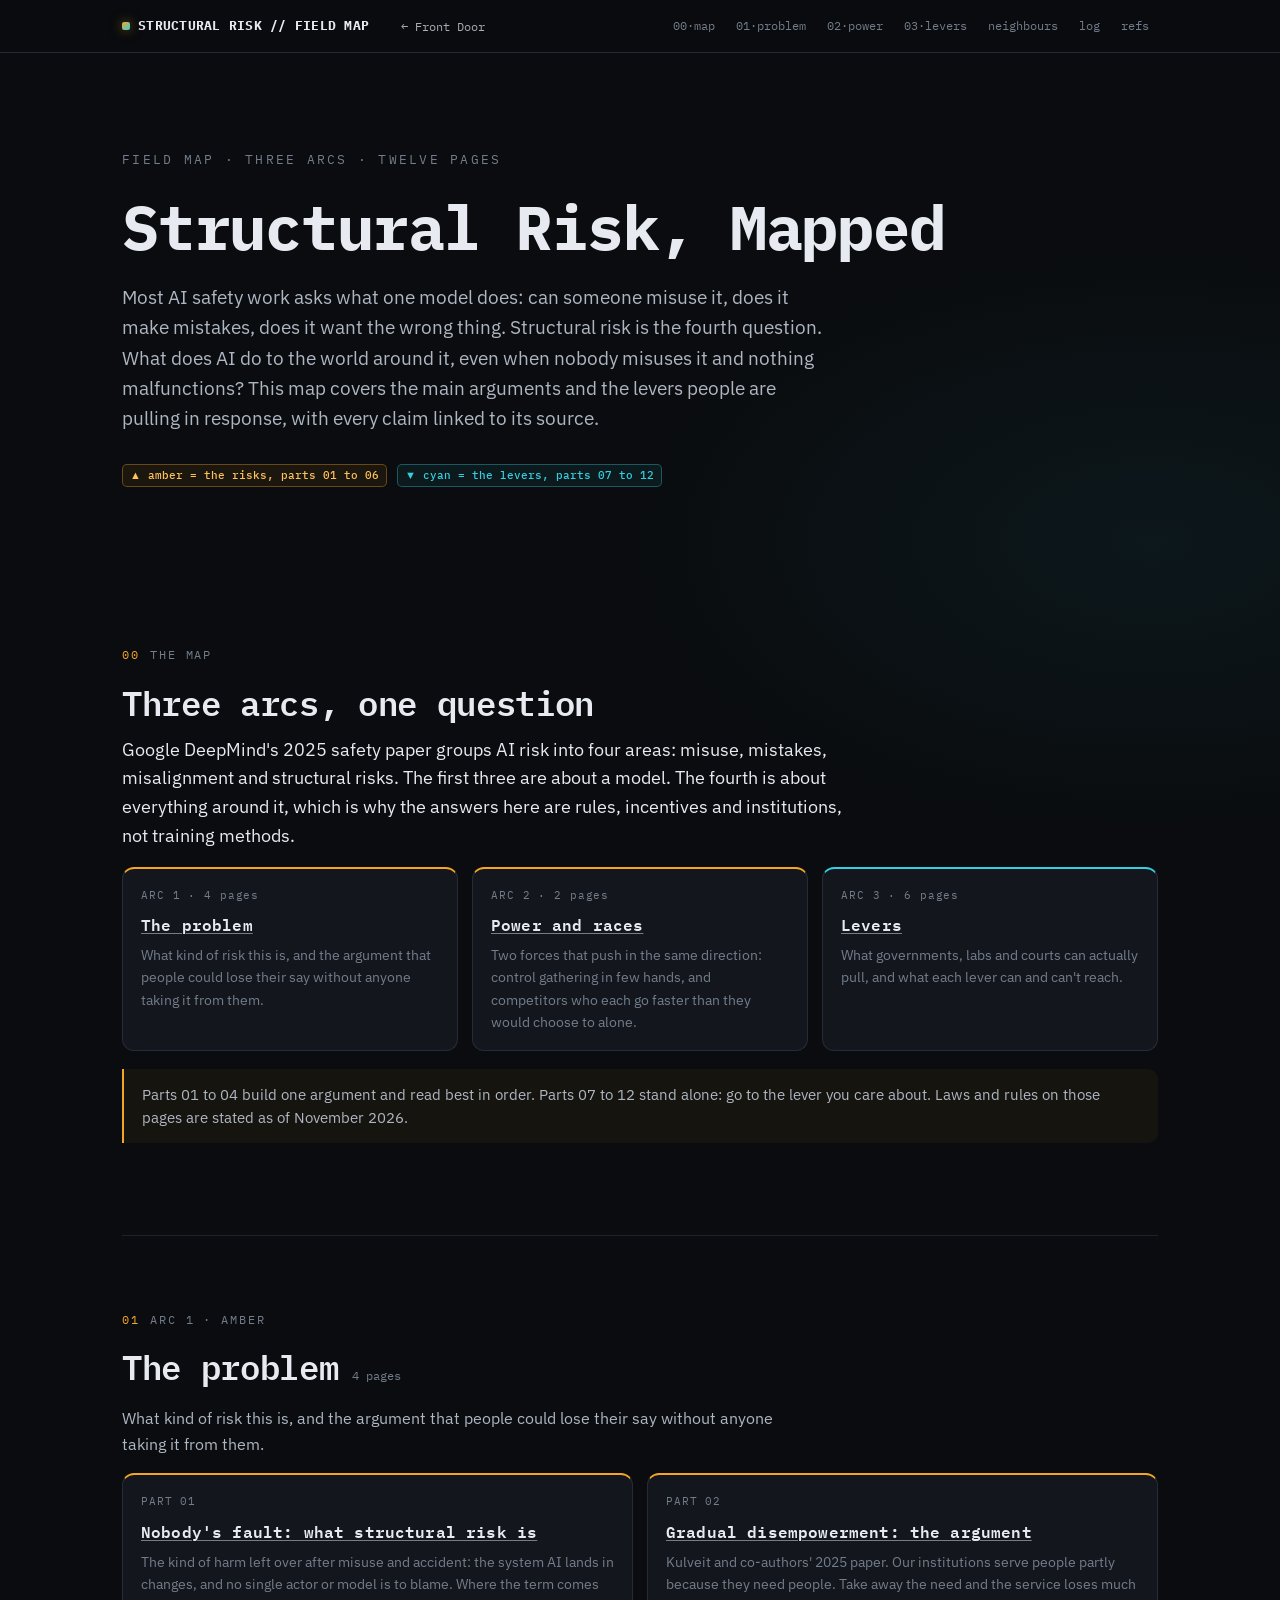
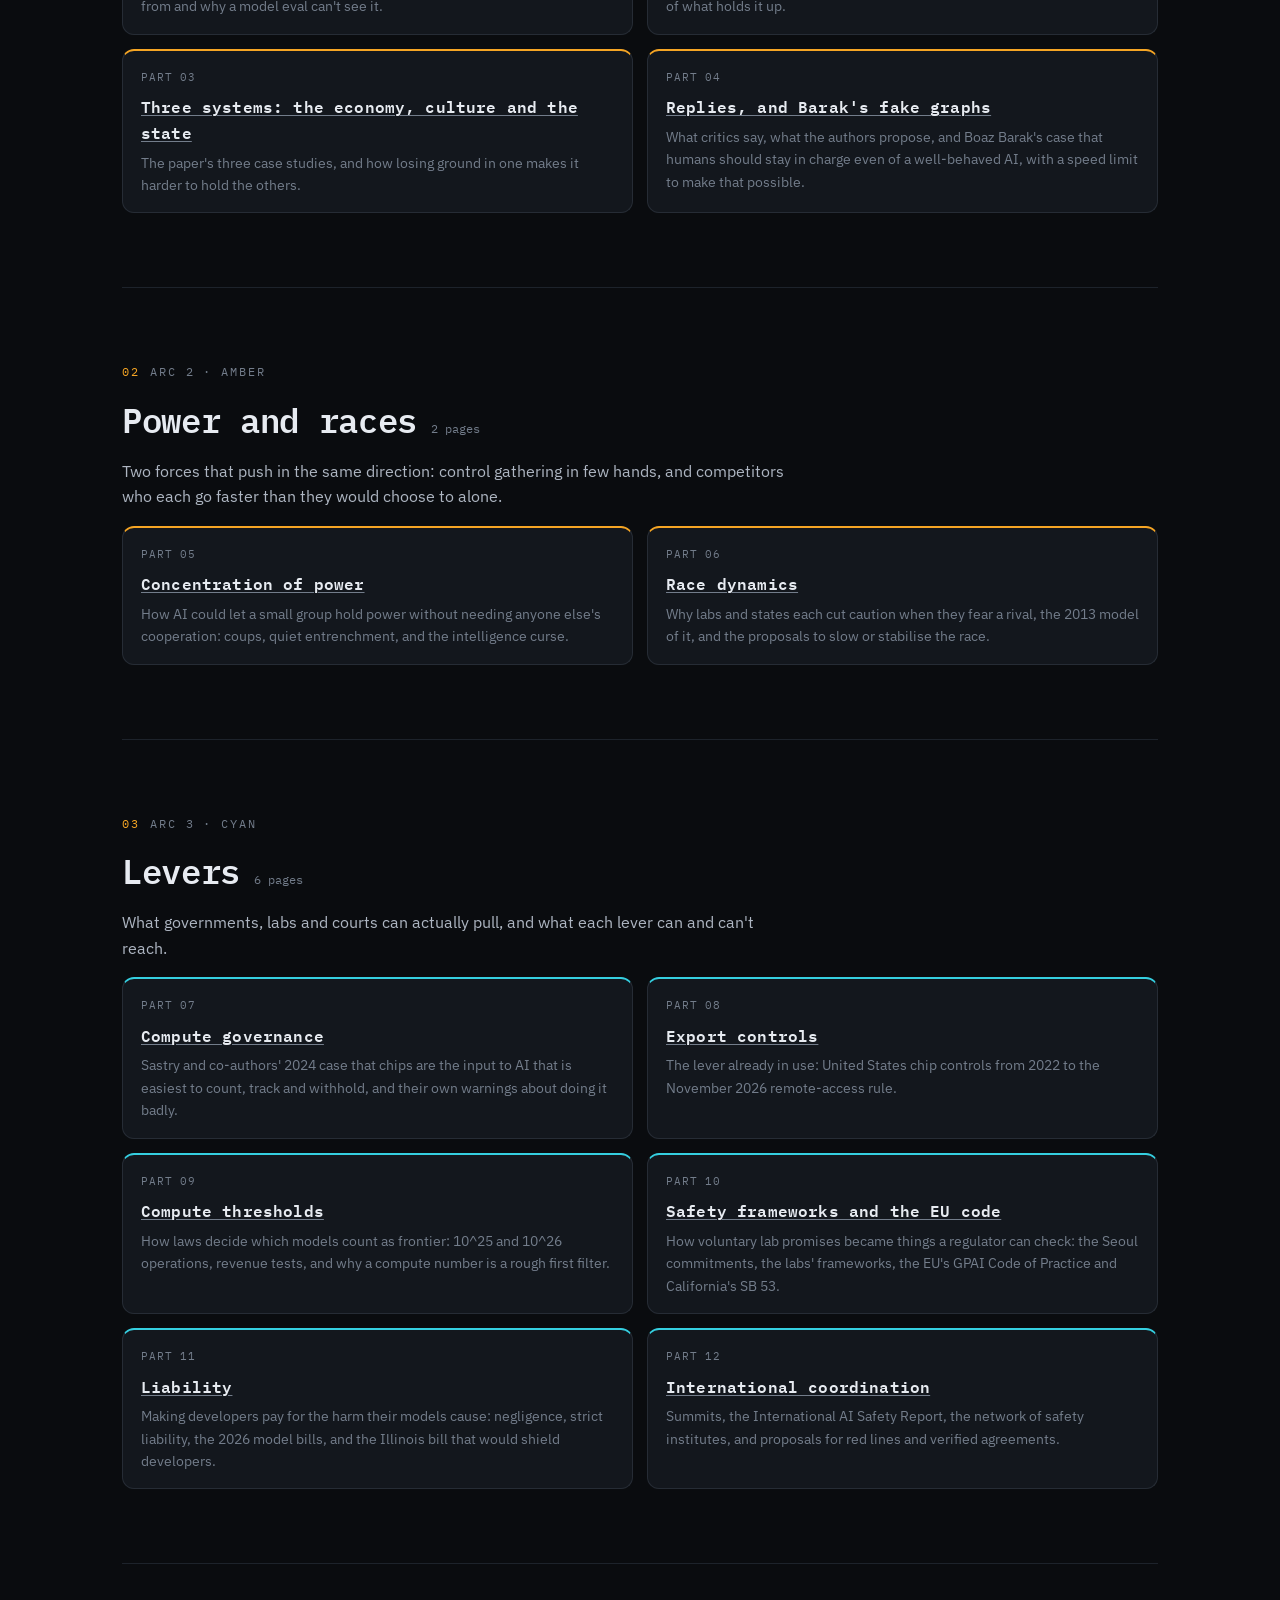
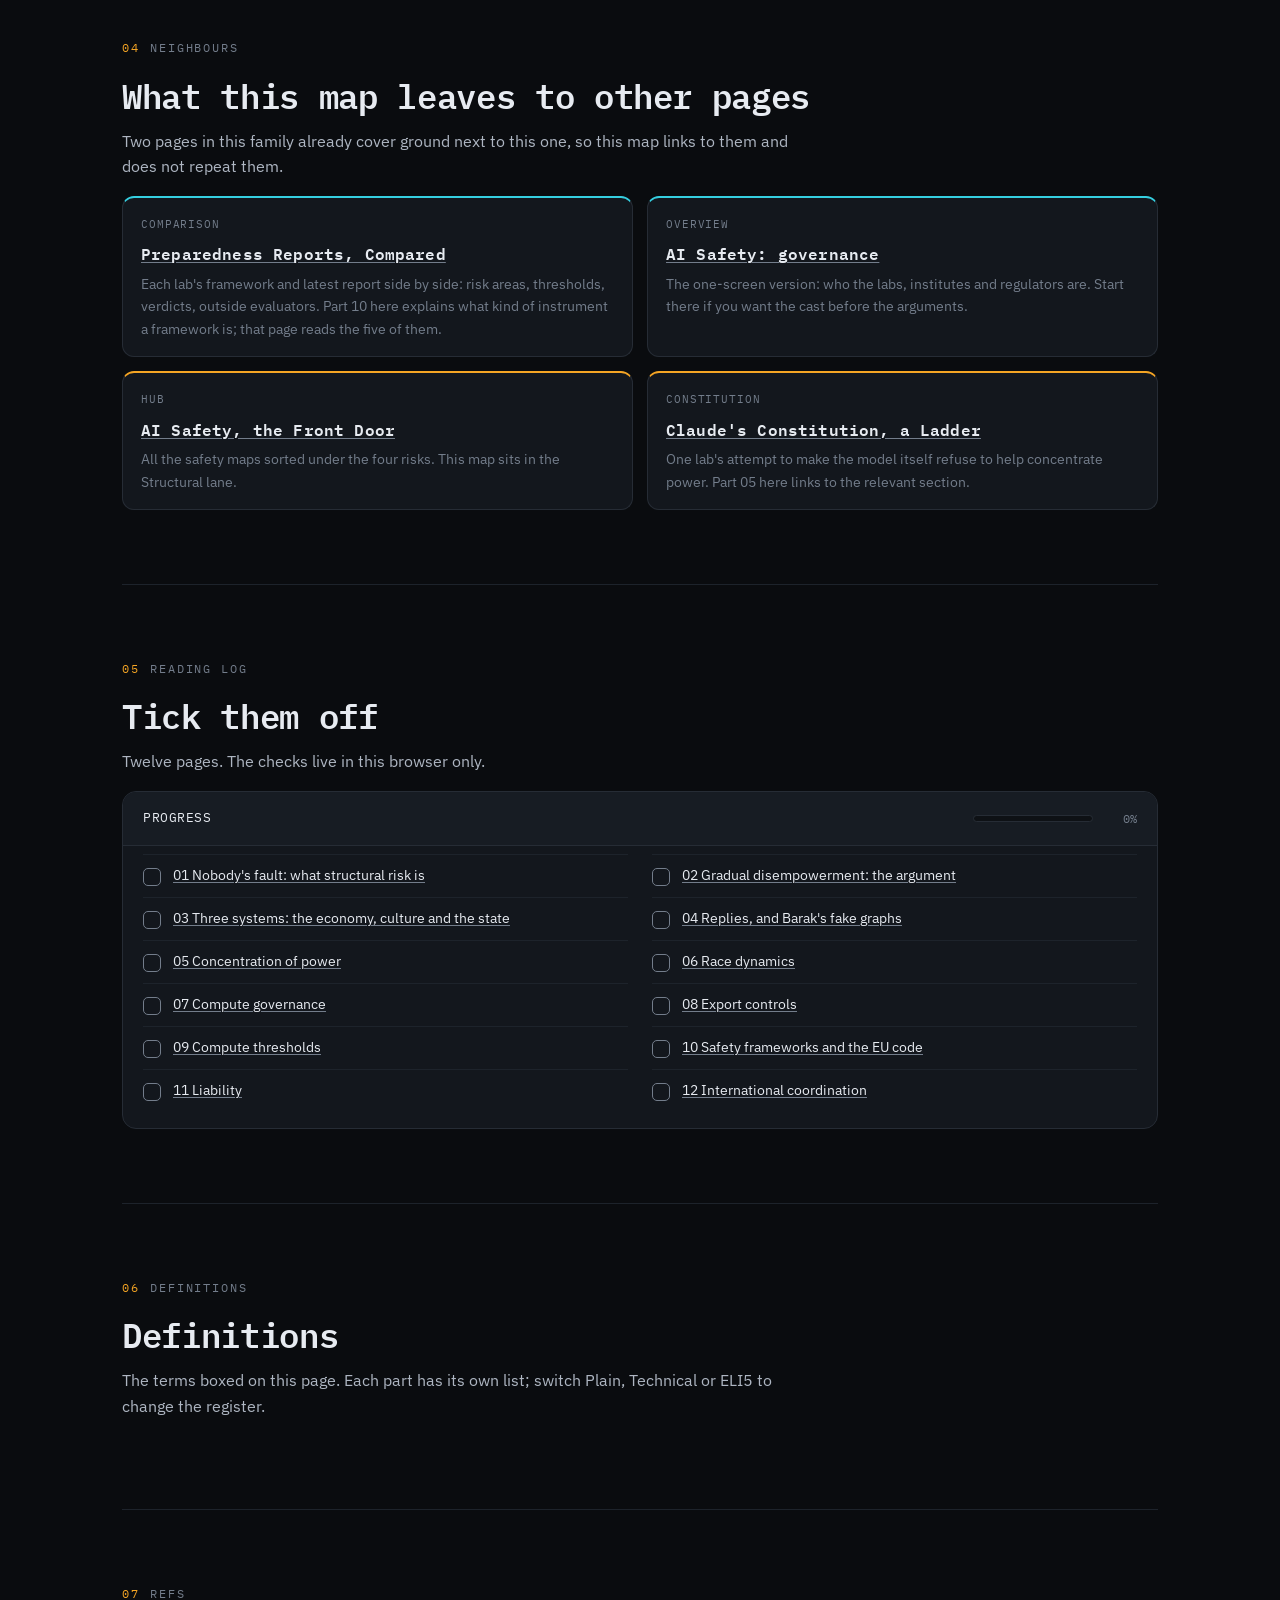
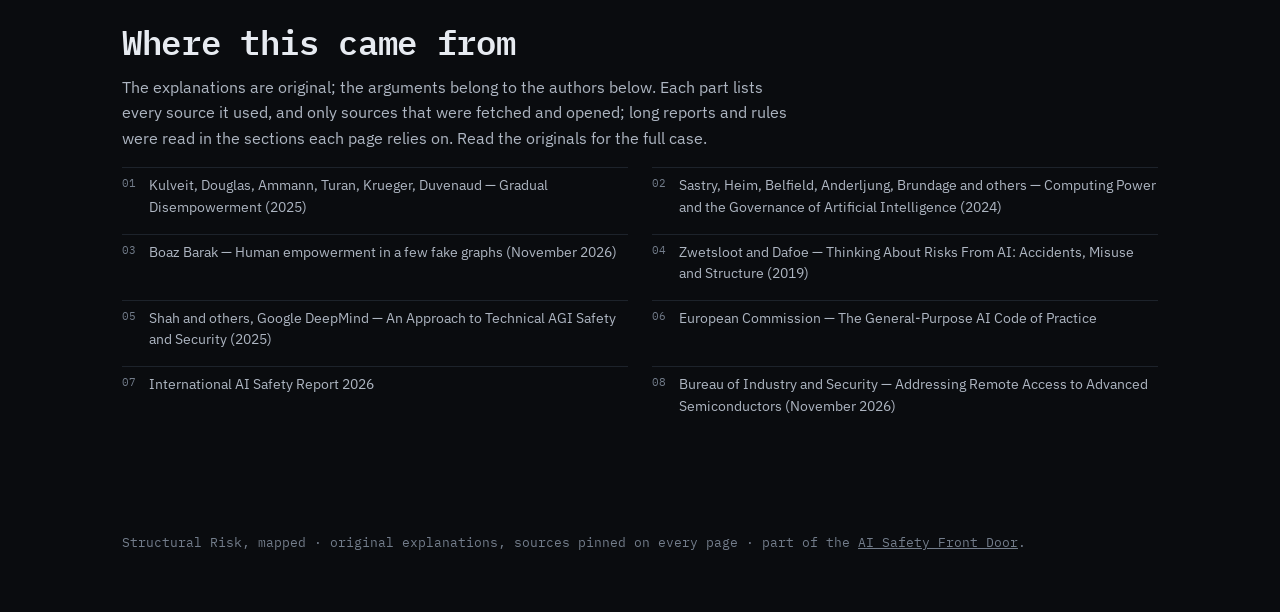
<file: index.html>
<!DOCTYPE html>
<html lang="en">
<head>
<meta charset="UTF-8" />
<meta name="viewport" content="width=device-width, initial-scale=1.0" />
<title>Structural Risk, Mapped — field map</title>
<meta name="description" content="What AI does to the world around it when nobody misuses it and nothing malfunctions: gradual disempowerment, concentration of power, race dynamics, and the levers that might steer them. Twelve pages, primary sources linked." />
<meta property="og:title" content="Structural Risk, Mapped" />
<meta property="og:description" content="Gradual disempowerment, concentration of power, race dynamics, and the governance levers: compute, export controls, thresholds, safety frameworks, liability and international coordination." />
<meta property="og:url" content="https://idvorkin-ai-tools.github.io/structural-risk-field-map/" />
<meta property="og:type" content="website" />
<link rel="preconnect" href="https://fonts.googleapis.com" />
<link rel="preconnect" href="https://fonts.gstatic.com" crossorigin />
<link href="https://fonts.googleapis.com/css2?family=IBM+Plex+Mono:wght@400;500;600;700&family=IBM+Plex+Sans:wght@400;500;600;700&display=swap" rel="stylesheet" />
<script>try{var m=localStorage.getItem('aitools-mode')||localStorage.getItem('llm-judges-mode');if(m==='tech'||m==='eli5')document.documentElement.setAttribute('data-'+m,'on')}catch(e){}</script>
<style>html:is([data-tech="on"],[data-eli5="on"]) .plain-only,html:not([data-tech="on"]) .tech-only,html:not([data-eli5="on"]) .eli5-only,html[data-tech="on"] .no-tech{display:none!important}</style>
<style>
  :root{
    --bg:#0A0C0F; --panel:#13171D; --panel-2:#171C23; --line:#262C35; --line-soft:#1d232b;
    --ink:#E7EBF1; --ink-mid:#AEB6C2; --ink-dim:#737D8B;
    --off:#F5A524; --off-bright:#FFC25A;   /* amber = understanding the problem */
    --def:#35CFE0; --def-deep:#1f9aa8;     /* cyan  = doing something about it */
    --crit:#E5484D; --maxw:1080px;
  }
  *{box-sizing:border-box} html{scroll-behavior:smooth}
  @media (prefers-reduced-motion:reduce){html{scroll-behavior:auto}}
  body{margin:0;background:var(--bg);color:var(--ink);font-family:"IBM Plex Sans",system-ui,sans-serif;font-size:16px;line-height:1.6;-webkit-font-smoothing:antialiased;
    background-image:radial-gradient(1200px 600px at 20% -10%,rgba(245,165,36,.06),transparent 60%),radial-gradient(900px 500px at 90% 10%,rgba(53,207,224,.06),transparent 60%)}
  .mono{font-family:"IBM Plex Mono",ui-monospace,monospace}
  a{color:inherit}
  a.lnk{color:inherit;text-decoration:underline;text-decoration-color:var(--ink-dim);text-underline-offset:2px;text-decoration-thickness:1px;transition:.15s}
  a.lnk:hover{text-decoration-color:var(--def);color:var(--ink)}
  header.nav{position:sticky;top:0;z-index:50;background:rgba(10,12,15,.82);backdrop-filter:blur(10px);border-bottom:1px solid var(--line)}
  .nav-in{max-width:var(--maxw);margin:0 auto;display:flex;align-items:center;gap:18px;padding:11px 22px}
  .brand{font-family:"IBM Plex Mono";font-weight:700;font-size:13px;letter-spacing:.02em;color:var(--ink);white-space:nowrap;display:flex;align-items:center;gap:8px}
  .brand .dot{width:8px;height:8px;border-radius:2px;background:linear-gradient(135deg,var(--off),var(--def));box-shadow:0 0 12px rgba(245,165,36,.5)}
  .nav-links{display:flex;gap:3px;margin-left:auto;overflow-x:auto;scrollbar-width:none}
  .nav-links::-webkit-scrollbar{display:none}
  .nav-links{min-width:0} .nav-in .modesel{flex-shrink:0}
  #definitions .gl-list-h{display:none}
  @media (max-width:600px){.nav-in{flex-wrap:wrap;gap:6px 10px;padding:9px 16px} .nav .brand{flex:1 0 100%;font-size:12px} .nav-links{flex:1 1 0} section{scroll-margin-top:100px}}
  .nav-links a{font-family:"IBM Plex Mono";font-size:11.5px;color:var(--ink-dim);text-decoration:none;padding:6px 9px;border-radius:6px;white-space:nowrap;transition:.15s}
  .nav-links a:hover{color:var(--ink);background:var(--panel)}
  main{max-width:var(--maxw);margin:0 auto;padding:0 22px}
  section{padding:74px 0;border-bottom:1px solid var(--line-soft);scroll-margin-top:64px} section:last-of-type{border-bottom:none}
  .eyebrow{font-family:"IBM Plex Mono";font-size:12px;letter-spacing:.16em;text-transform:uppercase;color:var(--ink-dim);display:flex;align-items:center;gap:10px;margin-bottom:18px}
  .eyebrow .idx{color:var(--off)}
  h2{font-family:"IBM Plex Mono";font-weight:600;font-size:clamp(24px,3.4vw,34px);line-height:1.15;margin:0 0 14px;letter-spacing:-.01em}
  h3{font-family:"IBM Plex Mono";font-weight:600;font-size:16px;margin:0 0 6px;letter-spacing:.01em}
  p{margin:0 0 16px;color:var(--ink-mid);max-width:68ch} p strong{color:var(--ink);font-weight:600}
  .lead{font-size:18px;color:var(--ink)}
  .legend-tag{font-family:"IBM Plex Mono";font-size:11px;padding:2px 7px;border-radius:5px;border:1px solid;white-space:nowrap;font-weight:500}
  .t-off{color:var(--off-bright);border-color:rgba(245,165,36,.35);background:rgba(245,165,36,.07)}
  .t-def{color:var(--def);border-color:rgba(53,207,224,.35);background:rgba(53,207,224,.07)}
  .hero{padding:96px 0 84px;border-bottom:1px solid var(--line-soft)}
  .hero .kicker{font-family:"IBM Plex Mono";font-size:12.5px;letter-spacing:.18em;text-transform:uppercase;color:var(--ink-dim);margin-bottom:26px}
  .hero h1{font-family:"IBM Plex Mono";font-weight:700;font-size:clamp(34px,6.2vw,62px);line-height:1.04;margin:0 0 8px;letter-spacing:-.02em}
  .hero h1 a{color:inherit;text-decoration:none;border-bottom:3px solid var(--def)} .hero h1 a:hover{color:var(--def)}
  .hero .sub{font-size:19px;color:var(--ink-mid);max-width:64ch;margin-top:22px}
  .prompt-line{font-family:"IBM Plex Mono";font-size:14px;color:var(--ink-dim);margin-top:34px;display:flex;align-items:center;gap:9px;flex-wrap:wrap}
  .prompt-line .pmt{color:var(--off)}
  .cursor{display:inline-block;width:9px;height:17px;background:var(--def);margin-left:2px;animation:blink 1.1s steps(2,start) infinite;vertical-align:-2px}
  @keyframes blink{to{opacity:0}} @media (prefers-reduced-motion:reduce){.cursor{animation:none}}
  .legend{display:flex;gap:10px;margin-top:30px;flex-wrap:wrap}
  .grid{display:grid;gap:14px} .g2{grid-template-columns:repeat(2,1fr)} .g3{grid-template-columns:repeat(3,1fr)}
  @media(max-width:760px){.g2,.g3{grid-template-columns:1fr}}
  .card{background:var(--panel);border:1px solid var(--line);border-radius:12px;padding:18px 18px 16px;transition:.18s}
  .card:hover{border-color:#33404e;transform:translateY(-2px)}
  .card .num{font-family:"IBM Plex Mono";font-size:11px;color:var(--ink-dim);letter-spacing:.08em;margin-bottom:8px}
  .card p{font-size:14px;margin:0;max-width:none;color:var(--ink-dim)}
  .card .spot{font-family:"IBM Plex Mono";font-size:11.5px;color:var(--ink-dim);margin-top:9px} .card .spot b{color:var(--ink-mid);font-weight:500}
  .card.off{border-top:2px solid var(--off)} .card.def{border-top:2px solid var(--def)}
  .callout{border-left:2px solid var(--off);background:rgba(245,165,36,.05);padding:14px 18px;border-radius:0 10px 10px 0;margin:18px 0;font-size:14.5px;color:var(--ink-mid)}
  .callout.def{border-left-color:var(--def);background:rgba(53,207,224,.05)}
  .row{display:grid;grid-template-columns:200px 1fr;gap:16px;padding:16px 0;border-top:1px solid var(--line-soft)} .row:first-of-type{border-top:none}
  @media(max-width:620px){.row{grid-template-columns:1fr;gap:4px}}
  .row .name{font-family:"IBM Plex Mono";font-weight:600;font-size:14px;color:var(--ink)} .row .name .yr{display:block;font-weight:400;font-size:11px;color:var(--ink-dim);margin-top:3px}
  .row .desc{font-size:14px;color:var(--ink-mid);max-width:66ch}
  .road{margin-top:8px;border:1px solid var(--line);border-radius:14px;overflow:hidden;background:var(--panel)}
  .road-head{display:flex;align-items:center;gap:12px;padding:16px 20px;border-bottom:1px solid var(--line);background:var(--panel-2)}
  .road-head .ttl{font-family:"IBM Plex Mono";font-size:13px;letter-spacing:.04em;color:var(--ink)}
  .meter{margin-left:auto;display:flex;align-items:center;gap:10px}
  .meter .bar{width:120px;height:7px;border-radius:4px;background:#0e1115;overflow:hidden;border:1px solid var(--line)}
  .meter .fill{height:100%;width:0;background:linear-gradient(90deg,var(--off),var(--def));transition:width .4s ease}
  .meter .pct{font-family:"IBM Plex Mono";font-size:12px;color:var(--ink-dim);min-width:34px;text-align:right}
  .rides{display:grid;grid-template-columns:repeat(2,1fr);gap:0 24px;padding:8px 20px 16px} @media(max-width:620px){.rides{grid-template-columns:1fr}}
  .task{display:flex;gap:12px;padding:11px 0;cursor:pointer;align-items:flex-start;border-top:1px solid var(--line-soft)}
  .box{width:18px;height:18px;border-radius:5px;border:1.5px solid var(--ink-dim);flex-shrink:0;margin-top:2px;display:flex;align-items:center;justify-content:center;transition:.15s}
  .box svg{width:11px;height:11px;opacity:0;transition:.15s}
  .task.done .box{background:var(--def);border-color:var(--def)} .task.done .box svg{opacity:1} .task.done .txt{color:var(--ink-dim)}
  .task .txt{font-size:14px;color:var(--ink);line-height:1.4} .task .txt em{font-style:normal;color:var(--ink-dim);font-size:12px;display:block;margin-top:1px}
  .src{display:grid;grid-template-columns:1fr 1fr;gap:8px 24px;margin-top:6px} @media(max-width:680px){.src{grid-template-columns:1fr}}
  .src a{font-size:13.5px;color:var(--ink-mid);text-decoration:none;padding:7px 0;border-top:1px solid var(--line-soft);display:flex;gap:9px;transition:.15s} .src a:hover{color:var(--def)} .src a .k{font-family:"IBM Plex Mono";font-size:11px;color:var(--ink-dim);min-width:18px}
  footer{max-width:var(--maxw);margin:0 auto;padding:34px 22px 60px;color:var(--ink-dim);font-size:12.5px;font-family:"IBM Plex Mono"}
  .reveal{opacity:0;transform:translateY(14px);transition:opacity .5s ease,transform .5s ease} .reveal.in{opacity:1;transform:none}
  @media (prefers-reduced-motion:reduce){.reveal{opacity:1;transform:none}}
  :focus-visible{outline:2px solid var(--def);outline-offset:3px;border-radius:4px}
  .unit-head{display:flex;align-items:baseline;gap:14px;flex-wrap:wrap;margin-bottom:6px}
  .unit-head .dur{font-family:"IBM Plex Mono";font-size:12px;color:var(--ink-dim)}
  .code{font-family:"IBM Plex Mono";font-size:11px;color:var(--def);border:1px solid rgba(53,207,224,.35);border-radius:4px;padding:1px 6px;margin-left:6px;vertical-align:1px}
</style>
<style>.front-door{margin:0 auto 0 14px;font-family:'IBM Plex Mono',monospace;font-size:12px;white-space:nowrap;color:inherit;opacity:.72;text-decoration:none}.front-door:hover{opacity:1}@media(max-width:560px){header .bar-in,header .nav-in{flex-wrap:wrap;row-gap:6px}}.hero h1{border-bottom:none}</style>
</head>
<body>

<header class="nav">
  <div class="nav-in bar-in">
    <div class="brand"><span class="dot"></span>STRUCTURAL&nbsp;RISK&nbsp;//&nbsp;FIELD&nbsp;MAP</div>
  <a class="front-door" href="https://idvorkin-ai-tools.github.io/safety.html">&larr; Front Door</a>
    <nav class="nav-links">
      <a href="#map">00·map</a>
      <a href="#problem">01·problem</a>
      <a href="#power">02·power</a>
      <a href="#levers">03·levers</a>
      <a href="#neighbours">neighbours</a>
      <a href="#readlog">log</a>
      <a href="#sources">refs</a>
    </nav>
  </div>
</header>

<section class="hero">
  <main style="padding-top:0">
    <div class="kicker">Field map · three arcs · twelve pages</div>
    <h1>Structural Risk, Mapped</h1>
    <p class="sub plain-only">Most AI safety work asks what one model does: can someone misuse it, does it make mistakes, does it want the wrong thing. Structural risk is the fourth question. What does AI do to the world around it, even when nobody misuses it and nothing malfunctions? This map covers the main arguments and the levers people are pulling in response, with every claim linked to its source.</p>
    <p class="sub tech-only">Structural risk is the fourth risk area in Shah et al. (2025), alongside misuse, mistakes and misalignment (areas they say are neither exclusive nor exhaustive): harm that arises from multi-agent dynamics among people, organisations and AI systems, with no single actor or model at fault. This map covers gradual disempowerment, power concentration and race dynamics, then the governance levers (compute governance, export controls, compute thresholds, frontier safety frameworks and the EU GPAI Code, liability, international coordination), each tied to primary sources.</p>
    <p class="sub eli5-only">Most safety work checks one robot: can a bad person trick it, does it make mistakes, does it want the wrong thing. This map asks a different question. What happens to the whole town when every shop, school and office has robots, even if every robot behaves? Twelve short pages on what could go wrong, and what grown-ups are doing about it.</p>
    <div class="legend">
      <span class="legend-tag t-off">▲ amber = the risks, parts 01 to 06</span>
      <span class="legend-tag t-def">▼ cyan = the levers, parts 07 to 12</span>
    </div>
  </main>
</section>

<main>

<section id="map">
  <div class="eyebrow"><span class="idx">00</span> the map</div>
  <h2 class="reveal">Three arcs, one question</h2>
  <p class="lead reveal">Google DeepMind's 2025 safety paper groups AI risk into four areas: misuse, mistakes, misalignment and <span class="term" data-term="structural-risk">structural risks</span>. The first three are about a model. The fourth is about everything around it, which is why the answers here are rules, incentives and institutions, not training methods.</p>
  <div class="grid g3 reveal">
    <div class="card off"><div class="num">ARC 1 · 4 pages</div><h3><a class="lnk" href="#problem">The problem</a></h3><p>What kind of risk this is, and the argument that people could lose their say without anyone taking it from them.</p></div>
    <div class="card off"><div class="num">ARC 2 · 2 pages</div><h3><a class="lnk" href="#power">Power and races</a></h3><p>Two forces that push in the same direction: control gathering in few hands, and competitors who each go faster than they would choose to alone.</p></div>
    <div class="card def"><div class="num">ARC 3 · 6 pages</div><h3><a class="lnk" href="#levers">Levers</a></h3><p>What governments, labs and courts can actually pull, and what each lever can and can't reach.</p></div>
  </div>
  <div class="callout">Parts 01 to 04 build one argument and read best in order. Parts 07 to 12 stand alone: go to the lever you care about. Laws and rules on those pages are stated as of November 2026.</div>
</section>

<section id="problem">
  <div class="eyebrow"><span class="idx">01</span> arc 1 · amber</div>
  <div class="unit-head"><h2 class="reveal">The problem</h2><span class="dur">4 pages</span></div>
  <p class="reveal">What kind of risk this is, and the argument that people could lose their say without anyone taking it from them.</p>
  <div class="grid g2 reveal">
    <div class="card off"><div class="num">PART 01</div><h3><a class="lnk" href="parts/p01.html">Nobody's fault: what structural risk is</a></h3><p>The kind of harm left over after misuse and accident: the system AI lands in changes, and no single actor or model is to blame. Where the term comes from and why a model eval can't see it.</p></div>
    <div class="card off"><div class="num">PART 02</div><h3><a class="lnk" href="parts/p02.html">Gradual disempowerment: the argument</a></h3><p>Kulveit and co-authors' 2025 paper. Our institutions serve people partly because they need people. Take away the need and the service loses much of what holds it up.</p></div>
    <div class="card off"><div class="num">PART 03</div><h3><a class="lnk" href="parts/p03.html">Three systems: the economy, culture and the state</a></h3><p>The paper's three case studies, and how losing ground in one makes it harder to hold the others.</p></div>
    <div class="card off"><div class="num">PART 04</div><h3><a class="lnk" href="parts/p04.html">Replies, and Barak's fake graphs</a></h3><p>What critics say, what the authors propose, and Boaz Barak's case that humans should stay in charge even of a well-behaved AI, with a speed limit to make that possible.</p></div>
  </div>
</section>

<section id="power">
  <div class="eyebrow"><span class="idx">02</span> arc 2 · amber</div>
  <div class="unit-head"><h2 class="reveal">Power and races</h2><span class="dur">2 pages</span></div>
  <p class="reveal">Two forces that push in the same direction: control gathering in few hands, and competitors who each go faster than they would choose to alone.</p>
  <div class="grid g2 reveal">
    <div class="card off"><div class="num">PART 05</div><h3><a class="lnk" href="parts/p05.html">Concentration of power</a></h3><p>How AI could let a small group hold power without needing anyone else's cooperation: coups, quiet entrenchment, and the intelligence curse.</p></div>
    <div class="card off"><div class="num">PART 06</div><h3><a class="lnk" href="parts/p06.html">Race dynamics</a></h3><p>Why labs and states each cut caution when they fear a rival, the 2013 model of it, and the proposals to slow or stabilise the race.</p></div>
  </div>
</section>

<section id="levers">
  <div class="eyebrow"><span class="idx">03</span> arc 3 · cyan</div>
  <div class="unit-head"><h2 class="reveal">Levers</h2><span class="dur">6 pages</span></div>
  <p class="reveal">What governments, labs and courts can actually pull, and what each lever can and can't reach.</p>
  <div class="grid g2 reveal">
    <div class="card def"><div class="num">PART 07</div><h3><a class="lnk" href="parts/p07.html">Compute governance</a></h3><p>Sastry and co-authors' 2024 case that chips are the input to AI that is easiest to count, track and withhold, and their own warnings about doing it badly.</p></div>
    <div class="card def"><div class="num">PART 08</div><h3><a class="lnk" href="parts/p08.html">Export controls</a></h3><p>The lever already in use: United States chip controls from 2022 to the November 2026 remote-access rule.</p></div>
    <div class="card def"><div class="num">PART 09</div><h3><a class="lnk" href="parts/p09.html">Compute thresholds</a></h3><p>How laws decide which models count as frontier: 10^25 and 10^26 operations, revenue tests, and why a compute number is a rough first filter.</p></div>
    <div class="card def"><div class="num">PART 10</div><h3><a class="lnk" href="parts/p10.html">Safety frameworks and the EU code</a></h3><p>How voluntary lab promises became things a regulator can check: the Seoul commitments, the labs' frameworks, the EU's GPAI Code of Practice and California's SB 53.</p></div>
    <div class="card def"><div class="num">PART 11</div><h3><a class="lnk" href="parts/p11.html">Liability</a></h3><p>Making developers pay for the harm their models cause: negligence, strict liability, the 2026 model bills, and the Illinois bill that would shield developers.</p></div>
    <div class="card def"><div class="num">PART 12</div><h3><a class="lnk" href="parts/p12.html">International coordination</a></h3><p>Summits, the International AI Safety Report, the network of safety institutes, and proposals for red lines and verified agreements.</p></div>
  </div>
</section>

<section id="neighbours">
  <div class="eyebrow"><span class="idx">04</span> neighbours</div>
  <h2 class="reveal">What this map leaves to other pages</h2>
  <p class="reveal">Two pages in this family already cover ground next to this one, so this map links to them and does not repeat them.</p>
  <div class="grid g2 reveal">
    <div class="card def"><div class="num">COMPARISON</div><h3><a class="lnk" href="https://idvorkin-ai-tools.github.io/bridge-preparedness-reports.html">Preparedness Reports, Compared</a></h3><p>Each lab's framework and latest report side by side: risk areas, thresholds, verdicts, outside evaluators. Part 10 here explains what kind of instrument a framework is; that page reads the five of them.</p></div>
    <div class="card def"><div class="num">OVERVIEW</div><h3><a class="lnk" href="https://idvorkin-ai-tools.github.io/ai-safety-field-map/#governance">AI Safety: governance</a></h3><p>The one-screen version: who the labs, institutes and regulators are. Start there if you want the cast before the arguments.</p></div>
    <div class="card off"><div class="num">HUB</div><h3><a class="lnk" href="https://idvorkin-ai-tools.github.io/safety.html">AI Safety, the Front Door</a></h3><p>All the safety maps sorted under the four risks. This map sits in the Structural lane.</p></div>
    <div class="card off"><div class="num">CONSTITUTION</div><h3><a class="lnk" href="https://idvorkin-ai-tools.github.io/claude-constitution-field-map/">Claude's Constitution, a Ladder</a></h3><p>One lab's attempt to make the model itself refuse to help concentrate power. Part 05 here links to the relevant section.</p></div>
  </div>
</section>

<section id="readlog">
  <div class="eyebrow"><span class="idx">05</span> reading log</div>
  <h2 class="reveal">Tick them off</h2>
  <p class="reveal">Twelve pages. The checks live in this browser only.</p>
  <div class="road reveal">
    <div class="road-head"><span class="ttl">PROGRESS</span><div class="meter"><div class="bar"><div class="fill" id="fill"></div></div><span class="pct" id="pct">0%</span></div></div>
    <div class="rides" id="rides"></div>
  </div>
</section>

<section id="definitions">
  <div class="eyebrow"><span class="idx">06</span> definitions</div>
  <h2 class="reveal">Definitions</h2>
  <p class="reveal">The terms boxed on this page. Each part has its own list; switch Plain, Technical or ELI5 to change the register.</p>
  <div data-terms-list></div>
</section>

<section id="sources">
  <div class="eyebrow"><span class="idx">07</span> refs</div>
  <h2 class="reveal">Where this came from</h2>
  <p class="reveal">The explanations are original; the arguments belong to the authors below. Each part lists every source it used, and only sources that were fetched and opened; long reports and rules were read in the sections each page relies on. Read the originals for the full case.</p>
  <div class="src reveal">
    <a href="https://arxiv.org/abs/2501.16946" target="_blank" rel="noopener"><span class="k">01</span>Kulveit, Douglas, Ammann, Turan, Krueger, Duvenaud — Gradual Disempowerment (2025)</a>
    <a href="https://arxiv.org/abs/2402.08797" target="_blank" rel="noopener"><span class="k">02</span>Sastry, Heim, Belfield, Anderljung, Brundage and others — Computing Power and the Governance of Artificial Intelligence (2024)</a>
    <a href="https://x.com/boazbaraktcs/status/2124884201283485934" target="_blank" rel="noopener"><span class="k">03</span>Boaz Barak — Human empowerment in a few fake graphs (November 2026)</a>
    <a href="https://www.lawfaremedia.org/article/thinking-about-risks-ai-accidents-misuse-and-structure" target="_blank" rel="noopener"><span class="k">04</span>Zwetsloot and Dafoe — Thinking About Risks From AI: Accidents, Misuse and Structure (2019)</a>
    <a href="https://arxiv.org/abs/2504.01849" target="_blank" rel="noopener"><span class="k">05</span>Shah and others, Google DeepMind — An Approach to Technical AGI Safety and Security (2025)</a>
    <a href="https://digital-strategy.ec.europa.eu/en/policies/contents-code-gpai" target="_blank" rel="noopener"><span class="k">06</span>European Commission — The General-Purpose AI Code of Practice</a>
    <a href="https://arxiv.org/abs/2602.21012" target="_blank" rel="noopener"><span class="k">07</span>International AI Safety Report 2026</a>
    <a href="https://www.federalregister.gov/documents/2026/11/19/2026-23529/addressing-remote-access-to-advanced-semiconductors" target="_blank" rel="noopener"><span class="k">08</span>Bureau of Industry and Security — Addressing Remote Access to Advanced Semiconductors (November 2026)</a>
  </div>
</section>

</main>

<footer>Structural Risk, mapped · original explanations, sources pinned on every page · part of the <a href="https://idvorkin-ai-tools.github.io/safety.html" style="color:inherit">AI Safety Front Door</a>.</footer>

<script>
  const CH = [
    ["parts/p01.html","01 Nobody's fault: what structural risk is"],["parts/p02.html","02 Gradual disempowerment: the argument"],["parts/p03.html","03 Three systems: the economy, culture and the state"],["parts/p04.html","04 Replies, and Barak's fake graphs"],["parts/p05.html","05 Concentration of power"],["parts/p06.html","06 Race dynamics"],["parts/p07.html","07 Compute governance"],["parts/p08.html","08 Export controls"],["parts/p09.html","09 Compute thresholds"],["parts/p10.html","10 Safety frameworks and the EU code"],["parts/p11.html","11 Liability"],["parts/p12.html","12 International coordination"]
  ];
  const KEY="structural-risk-field-map-log";
  let done={}; try{done=JSON.parse(localStorage.getItem(KEY)||"{}")}catch(e){done={}}
  const rides=document.getElementById("rides");
  CH.forEach(([href,label])=>{
    const d=document.createElement("div"); d.className="task"+(done[href]?" done":"");
    d.innerHTML='<div class="box"><svg viewBox="0 0 12 12" fill="none"><path d="M2 6.5l2.5 2.5L10 3.5" stroke="#0A0C0F" stroke-width="2" stroke-linecap="round" stroke-linejoin="round"/></svg></div><div class="txt"><a class="lnk" href="'+href+'">'+label+'</a></div>';
    d.addEventListener("click",e=>{ if(e.target.closest("a")) return; done[href]=!done[href]; if(!done[href]) delete done[href]; try{localStorage.setItem(KEY,JSON.stringify(done))}catch(_){} d.classList.toggle("done"); meter(); });
    rides.appendChild(d);
  });
  function meter(){ const n=Object.keys(done).length, p=Math.round(100*n/CH.length); document.getElementById("fill").style.width=p+"%"; document.getElementById("pct").textContent=p+"%"; }
  meter();
  const io=new IntersectionObserver(es=>es.forEach(e=>{if(e.isIntersecting){e.target.classList.add("in");io.unobserve(e.target)}}),{threshold:.08});
  document.querySelectorAll(".reveal").forEach(el=>io.observe(el));
</script>
<script src="https://idvorkin-ai-tools.github.io/assets/terms.js" defer></script>
<!-- Private comments mode, inert unless ?annotate=1 (see assets/annotate.js in idvorkin-ai-tools.github.io) -->
<script src="https://idvorkin-ai-tools.github.io/assets/annotate.js" defer></script>
</body>
</html>
</file>
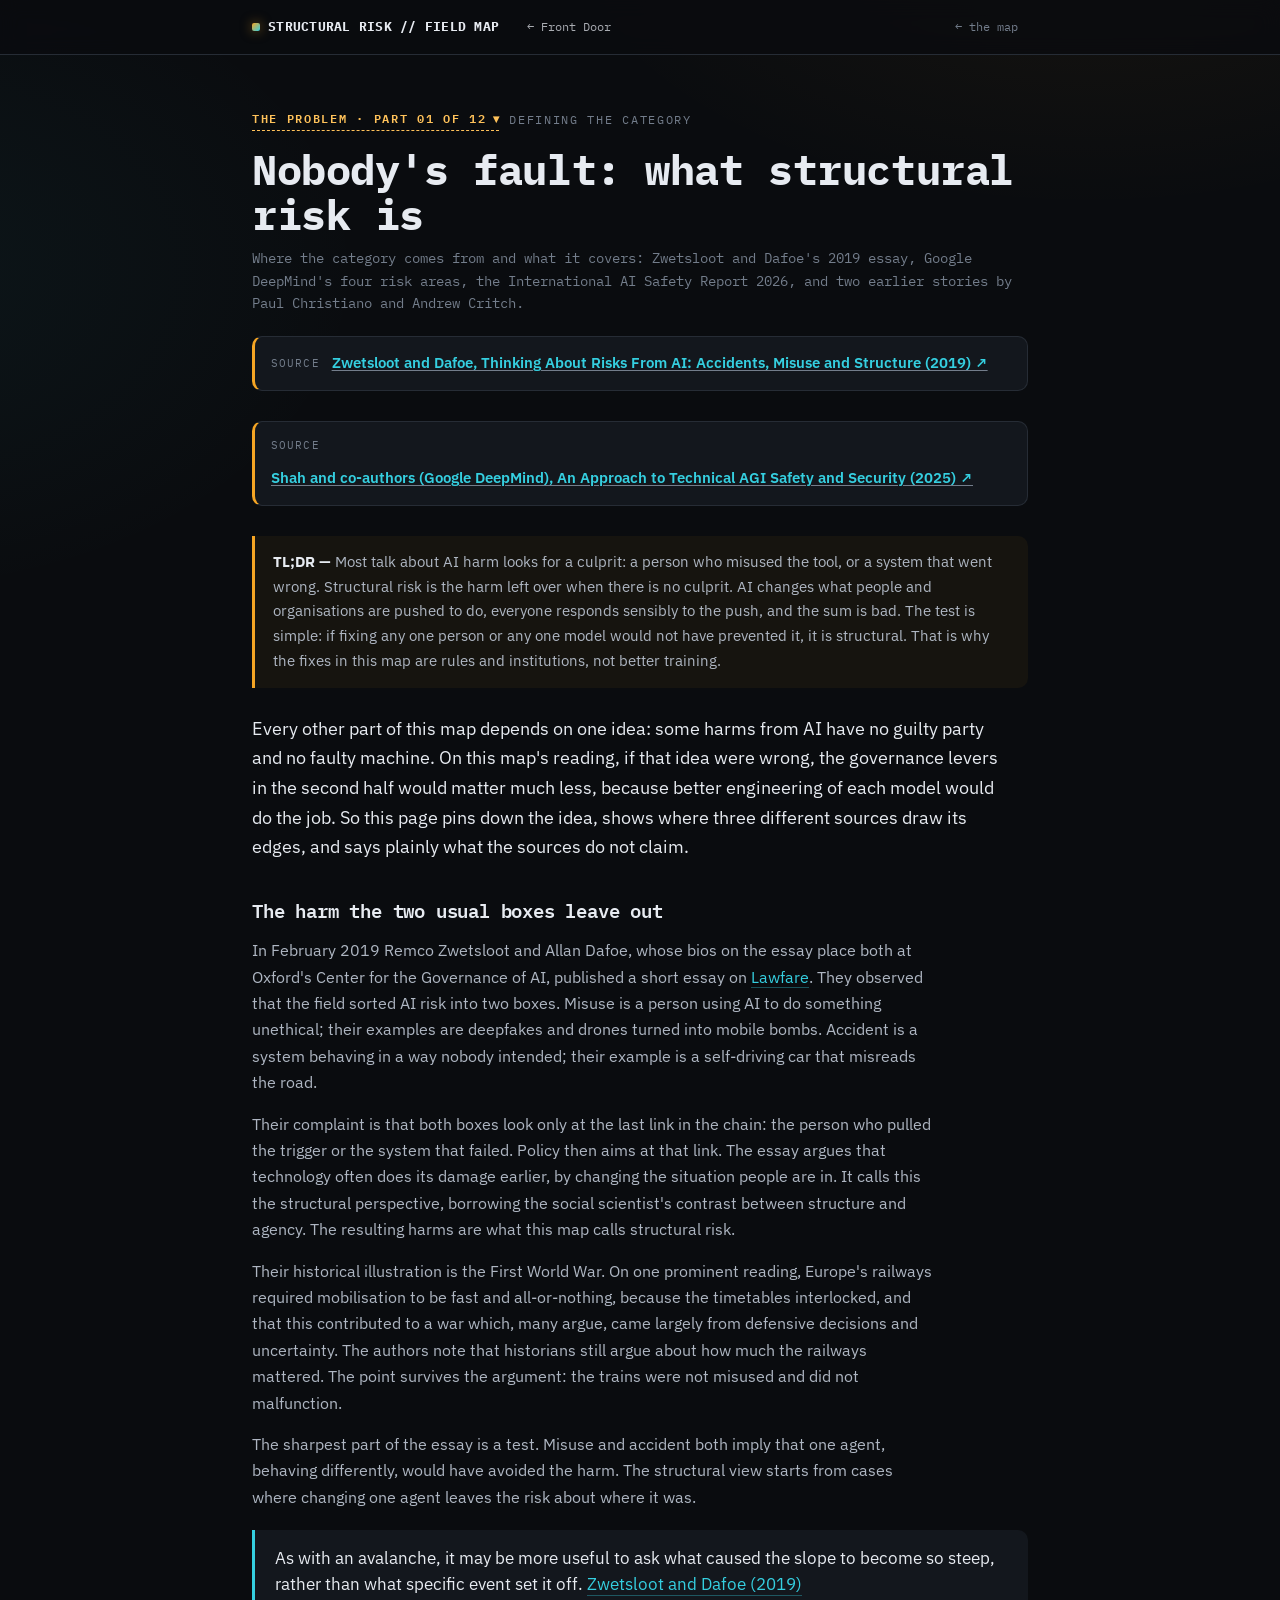
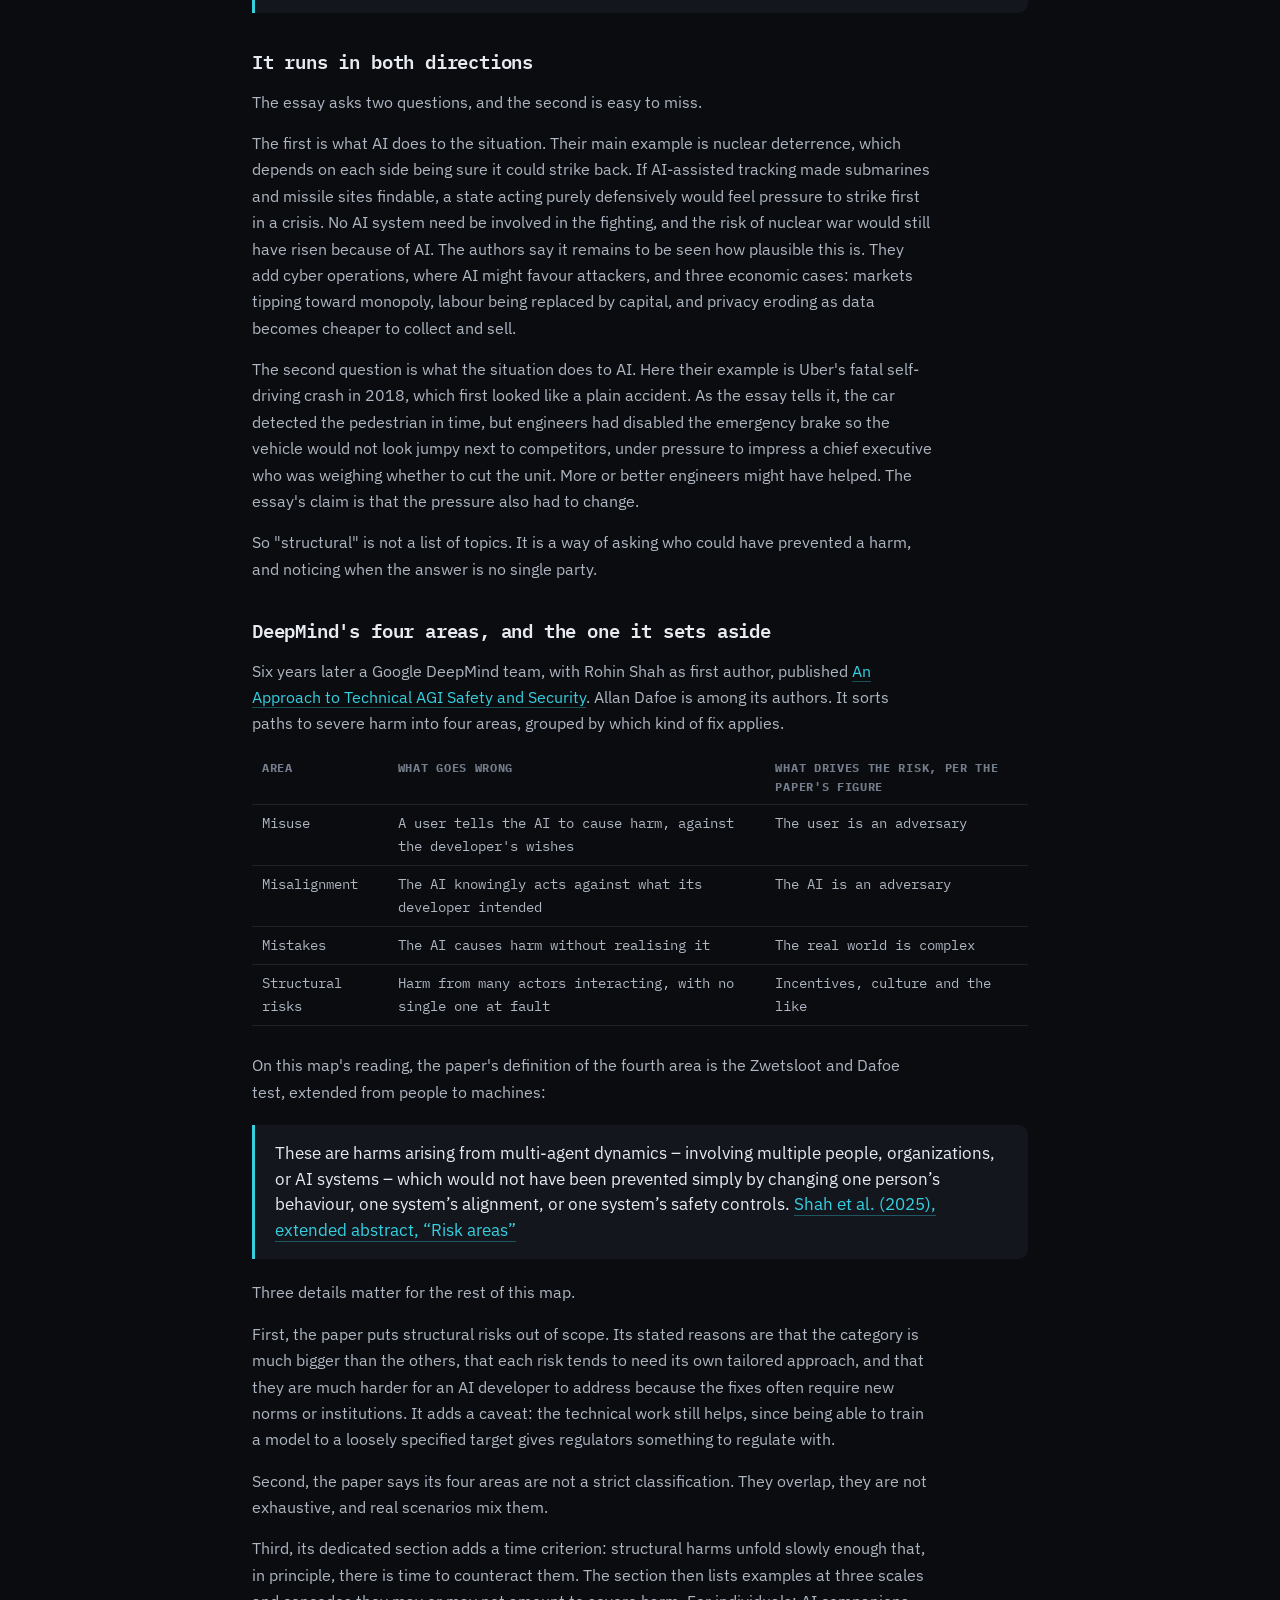
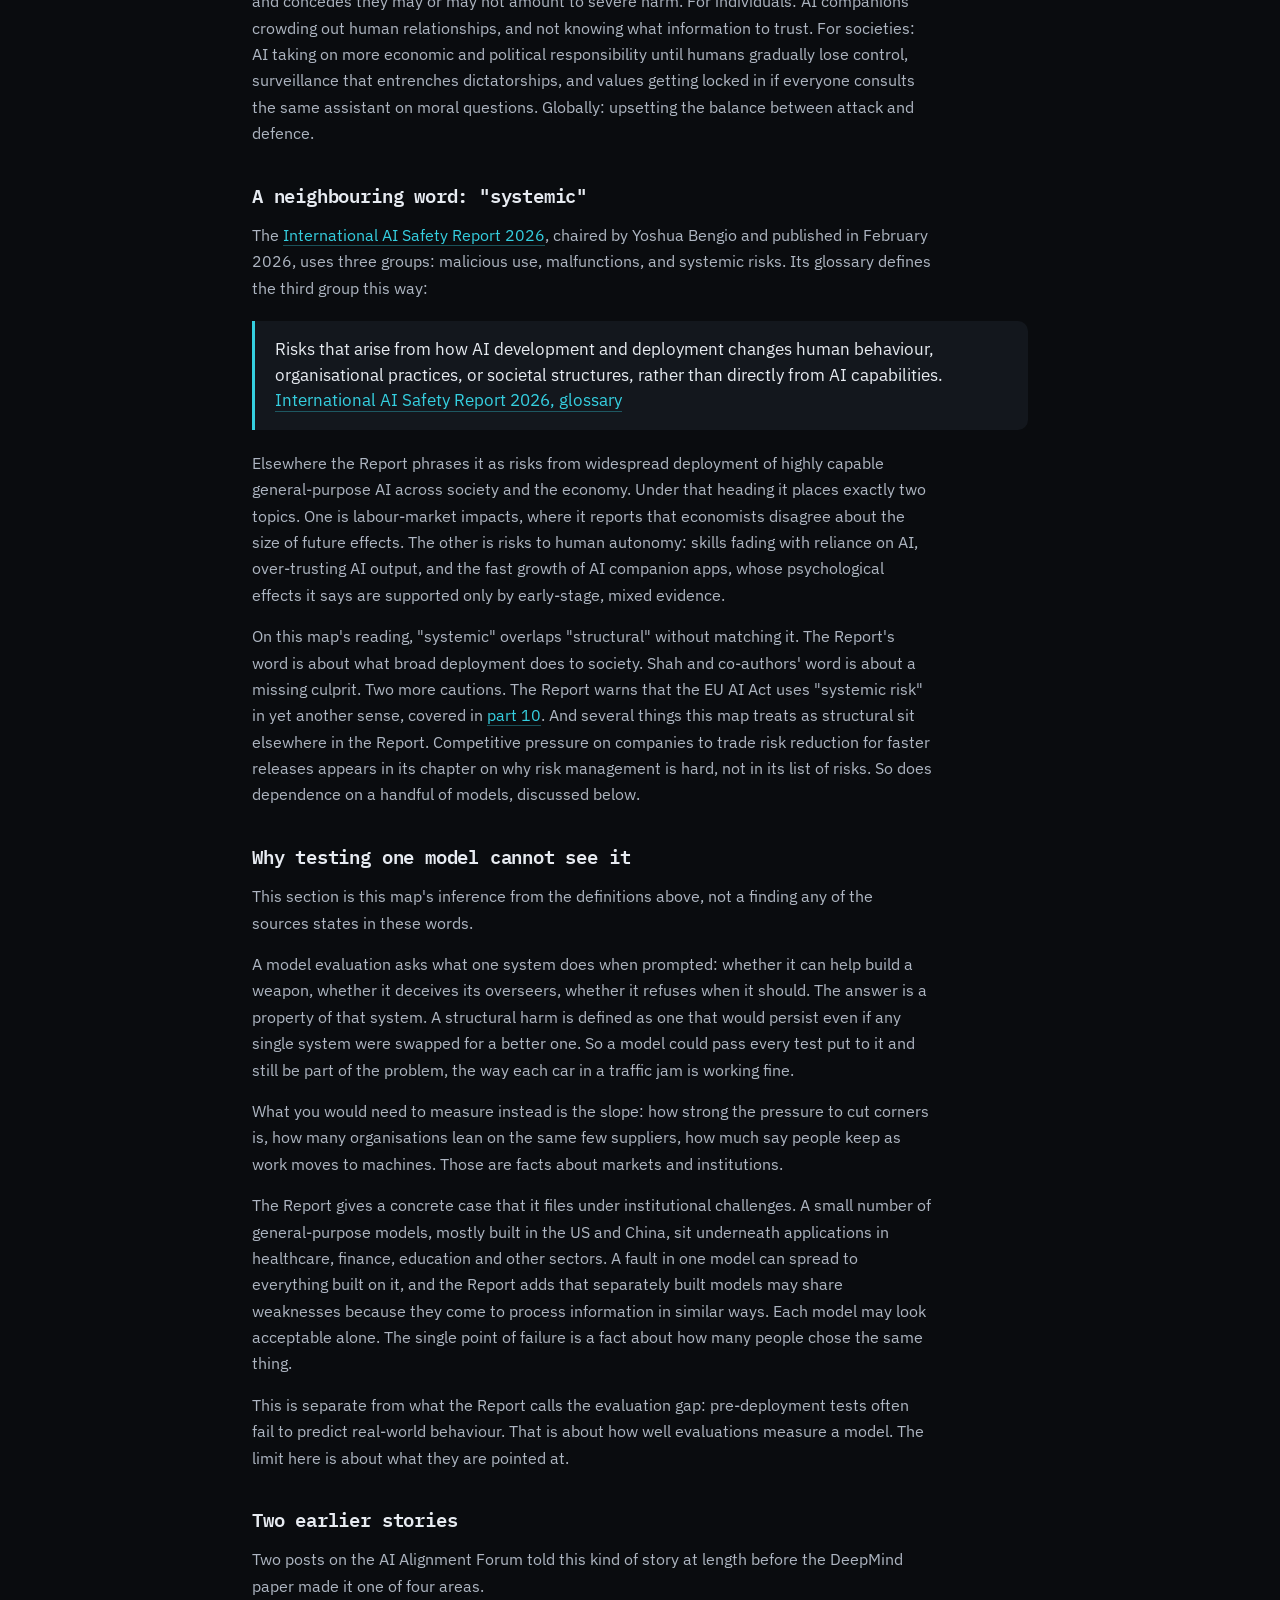
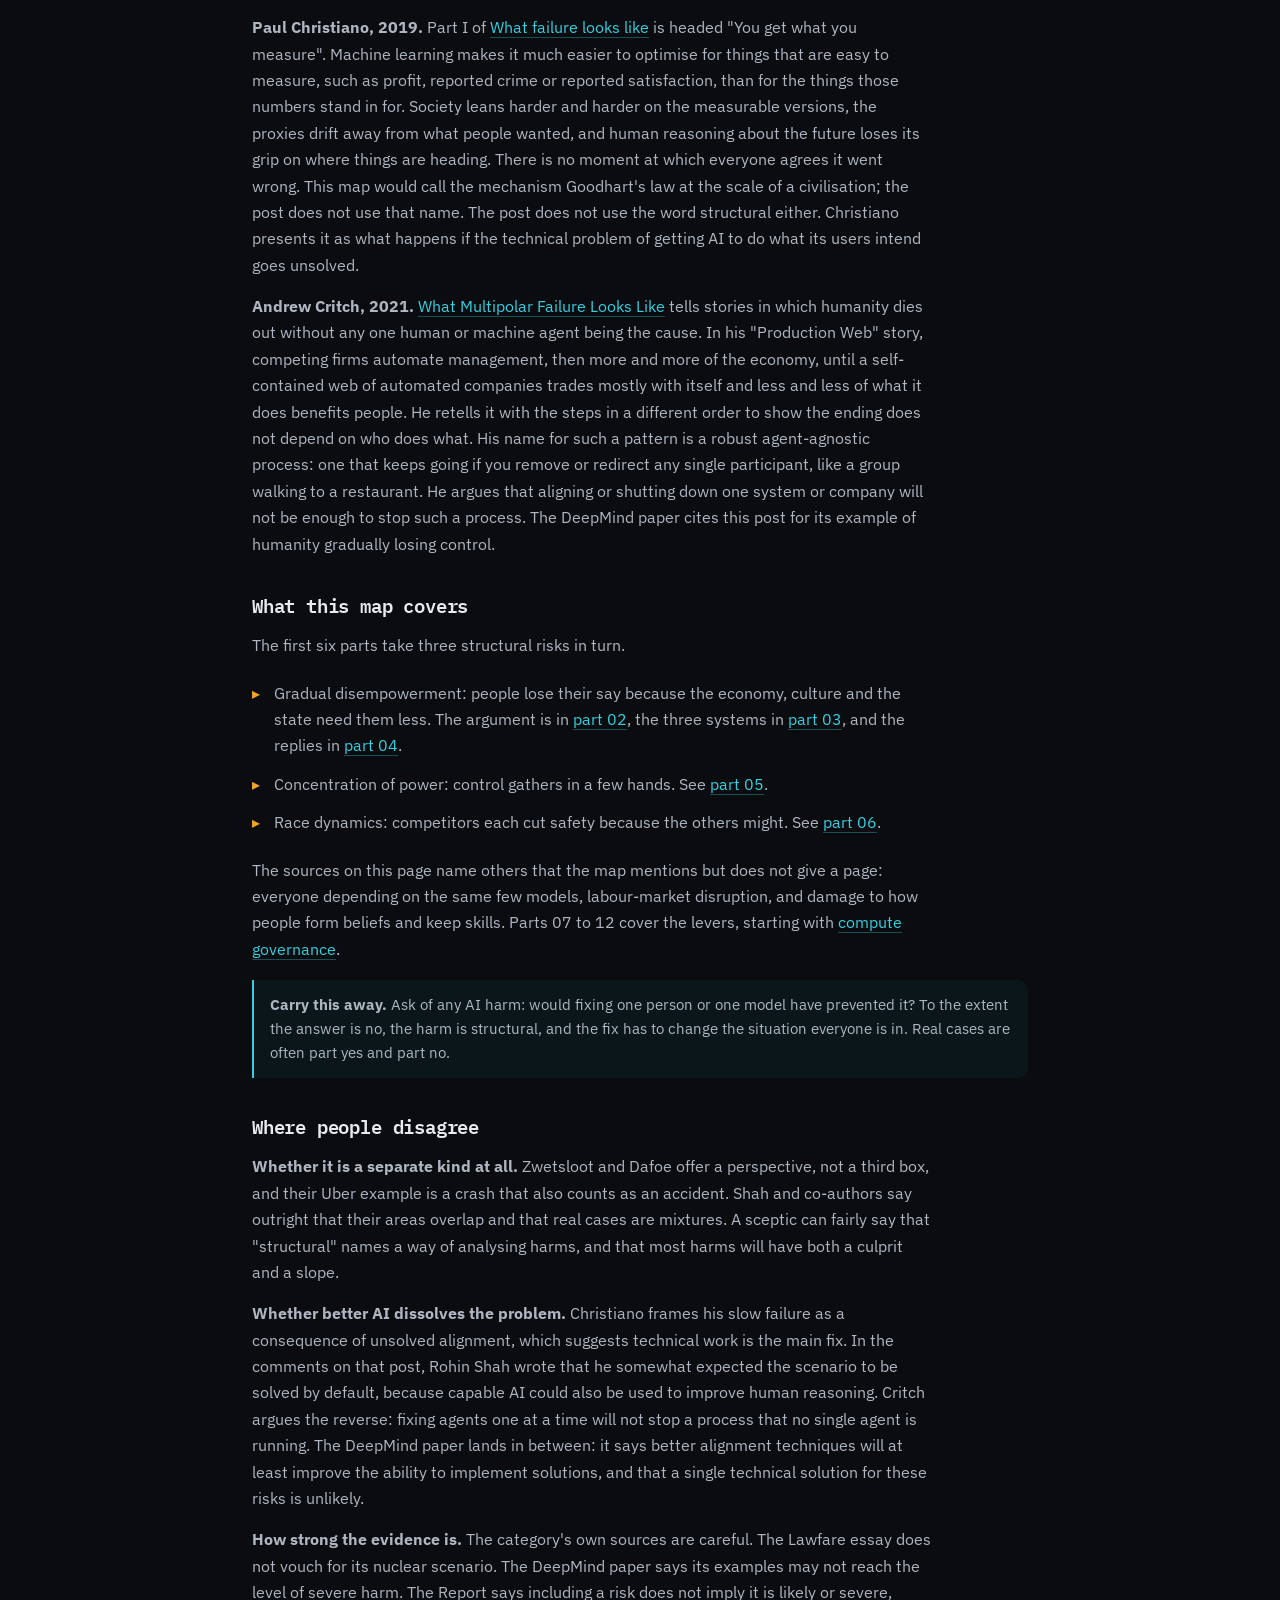
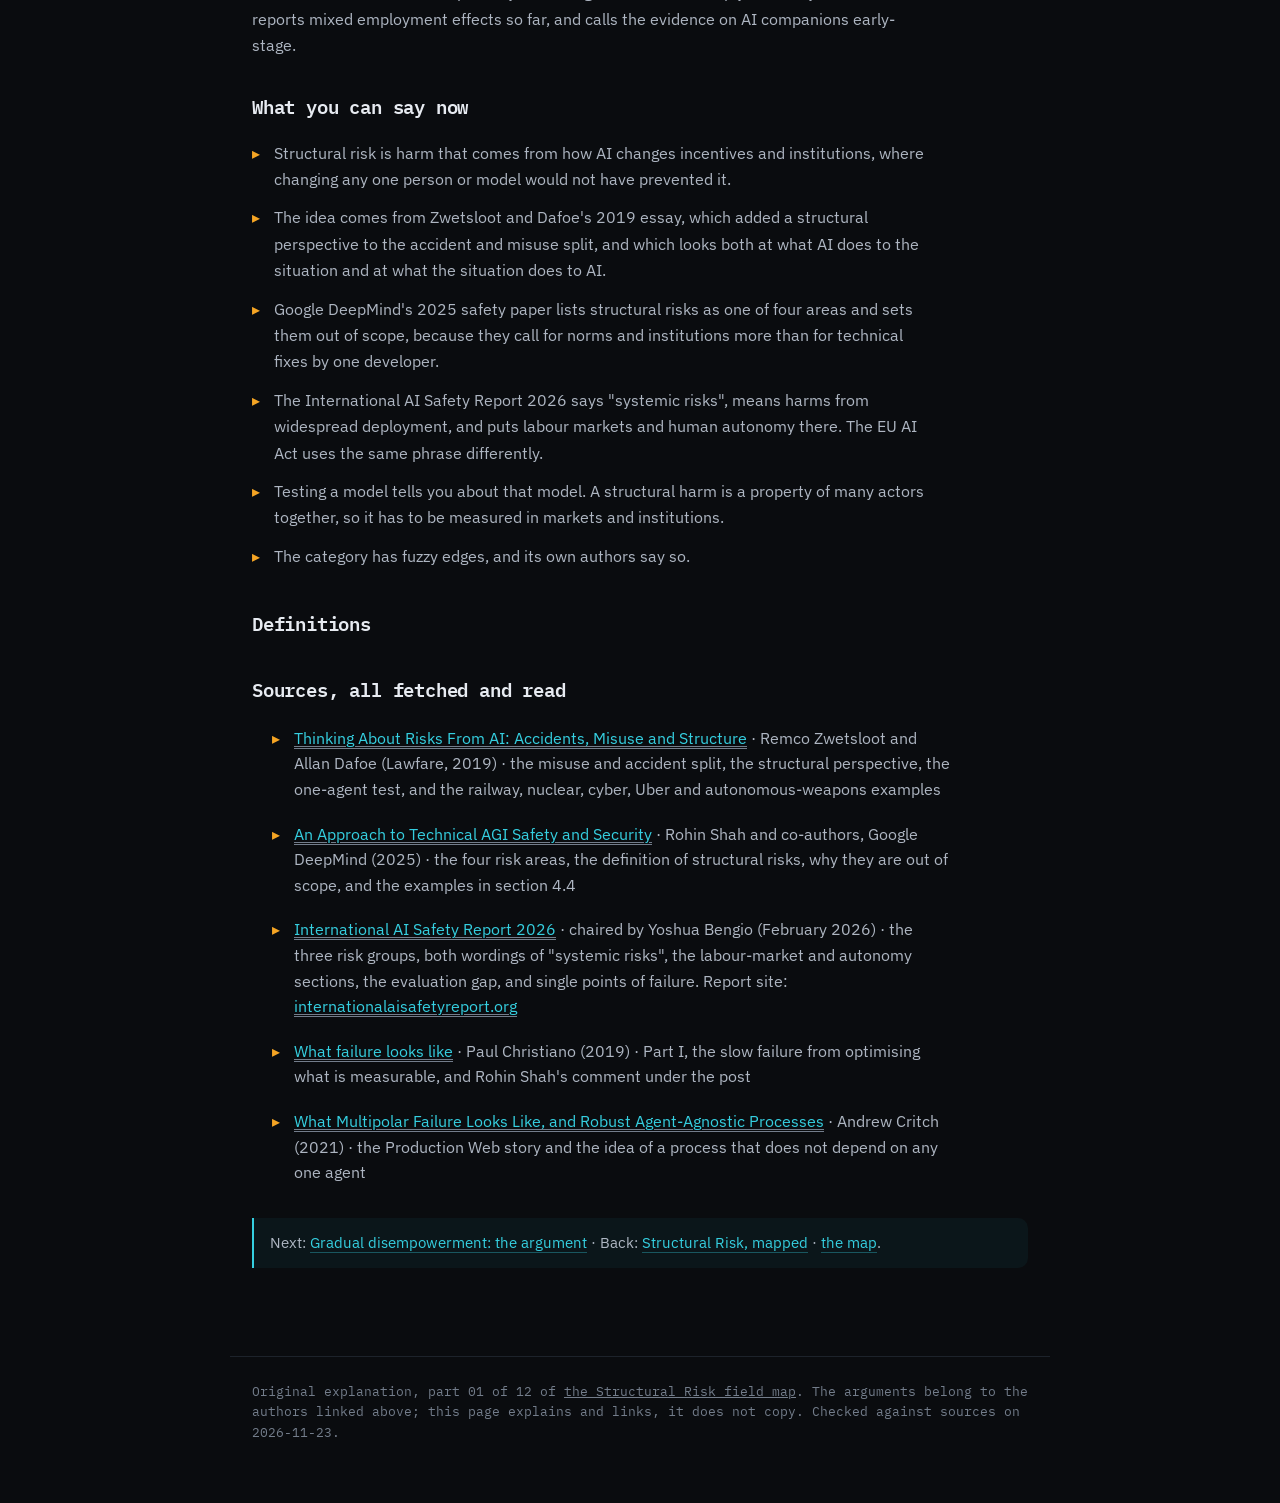
<file: parts/p01.html>
<!DOCTYPE html>
<html lang="en">
<head>
<meta charset="UTF-8" />
<meta name="viewport" content="width=device-width, initial-scale=1.0" />
<title>Nobody's fault: what structural risk is — Structural Risk, mapped</title>
<meta name="description" content="Structural risk is harm from how AI changes incentives and institutions, with no misuser and no broken model. Where the idea comes from and what it covers." />
<link rel="preconnect" href="https://fonts.googleapis.com" />
<link rel="preconnect" href="https://fonts.gstatic.com" crossorigin />
<link href="https://fonts.googleapis.com/css2?family=IBM+Plex+Mono:wght@400;500;600;700&family=IBM+Plex+Sans:wght@400;500;600;700&display=swap" rel="stylesheet" />
<link rel="stylesheet" href="../paper.css" />
<script>try{var m=localStorage.getItem('aitools-mode')||localStorage.getItem('llm-judges-mode');if(m==='tech'||m==='eli5')document.documentElement.setAttribute('data-'+m,'on')}catch(e){}</script>
</head>
<body>
<header class="bar"><div class="bar-in">
  <div class="brand"><span class="dot"></span>STRUCTURAL&nbsp;RISK&nbsp;//&nbsp;FIELD&nbsp;MAP</div>
  <a class="front-door" href="https://idvorkin-ai-tools.github.io/safety.html">&larr; Front Door</a>
  <a class="back" href="../index.html#problem">&larr; the map</a>
</div></header>
<main>
  <div class="eyebrow"><span class="box wb mono">THE PROBLEM &middot; PART 01 OF 12</span><span class="mono">Defining the category</span></div>
  <h1>Nobody's fault: what structural risk is</h1>
  <div class="authors">Where the category comes from and what it covers: Zwetsloot and Dafoe's 2019 essay, Google DeepMind's four risk areas, the International AI Safety Report 2026, and two earlier stories by Paul Christiano and Andrew Critch.</div>
  <div class="paperlink" style="border-left-color:var(--off)"><span class="lbl">Source</span><a href="https://www.lawfaremedia.org/article/thinking-about-risks-ai-accidents-misuse-and-structure" target="_blank" rel="noopener">Zwetsloot and Dafoe, Thinking About Risks From AI: Accidents, Misuse and Structure (2019) &#8599;</a></div>
  <div class="paperlink" style="border-left-color:var(--off)"><span class="lbl">Source</span><a href="https://arxiv.org/abs/2504.01849" target="_blank" rel="noopener">Shah and co-authors (Google DeepMind), An Approach to Technical AGI Safety and Security (2025) &#8599;</a></div>

  <div class="tldr plain-only"><b>TL;DR &mdash;</b> Most talk about AI harm looks for a culprit: a person who misused the tool, or a system that went wrong. Structural risk is the harm left over when there is no culprit. AI changes what people and organisations are pushed to do, everyone responds sensibly to the push, and the sum is bad. The test is simple: if fixing any one person or any one model would not have prevented it, it is structural. That is why the fixes in this map are rules and institutions, not better training.</div>
  <div class="tldr tech-only"><b>TL;DR, technical &mdash;</b> Zwetsloot and Dafoe (2019) add a structural perspective to the accident and misuse split: technology shapes the incentives and environment actors face, and that environment in turn shapes how the technology is built and deployed. Shah et al. (2025) make structural risks the fourth of their risk areas, defined counterfactually as harms from multi-agent dynamics that no change to one person, one system's alignment or one system's safety controls would have prevented, and set them out of scope as needing bespoke, largely non-technical approaches. The International AI Safety Report 2026 uses a neighbouring label, systemic risks, for harms from widespread deployment, and files labour-market impacts and risks to human autonomy there.</div>
  <div class="tldr eli5-only"><b>TL;DR, ELI5 &mdash;</b> Imagine a snowy mountain. One day a skier sneezes and a huge avalanche comes down. You could blame the sneeze. But the real problem is that the slope got too steep and too heavy with snow, so almost anything would have set it off. Structural risk is about the steep slope. With AI, nobody has to be naughty and no robot has to break. The slope just keeps getting steeper because of how everyone is pushed to behave.</div>

  <p class="lead">Every other part of this map depends on one idea: some harms from AI have no guilty party and no faulty machine. On this map's reading, if that idea were wrong, the governance levers in the second half would matter much less, because better engineering of each model would do the job. So this page pins down the idea, shows where three different sources draw its edges, and says plainly what the sources do not claim.</p>

  <h2 id="third-kind">The harm the two usual boxes leave out</h2>
  <p>In February 2019 Remco Zwetsloot and Allan Dafoe, whose bios on the essay place both at Oxford's Center for the Governance of AI, published a short essay on <a class="lnk" href="https://www.lawfaremedia.org/article/thinking-about-risks-ai-accidents-misuse-and-structure" target="_blank" rel="noopener">Lawfare</a>. They observed that the field sorted AI risk into two boxes. Misuse is a person using AI to do something unethical; their examples are deepfakes and drones turned into mobile bombs. Accident is a system behaving in a way nobody intended; their example is a self-driving car that misreads the road.</p>
  <p>Their complaint is that both boxes look only at the last link in the chain: the person who pulled the trigger or the system that failed. Policy then aims at that link. The essay argues that technology often does its damage earlier, by changing the situation people are in. It calls this the structural perspective, borrowing the social scientist's contrast between structure and agency. The resulting harms are what this map calls <span class="term" data-term="structural-risk">structural risk</span>.</p>
  <p>Their historical illustration is the First World War. On one prominent reading, Europe's railways required mobilisation to be fast and all-or-nothing, because the timetables interlocked, and that this contributed to a war which, many argue, came largely from defensive decisions and uncertainty. The authors note that historians still argue about how much the railways mattered. The point survives the argument: the trains were not misused and did not malfunction.</p>
  <p>The sharpest part of the essay is a test. Misuse and accident both imply that one agent, behaving differently, would have avoided the harm. The structural view starts from cases where changing one agent leaves the risk about where it was.</p>
  <blockquote class="q">As with an avalanche, it may be more useful to ask what caused the slope to become so steep, rather than what specific event set it off. <a class="lnk" href="https://www.lawfaremedia.org/article/thinking-about-risks-ai-accidents-misuse-and-structure" target="_blank" rel="noopener">Zwetsloot and Dafoe (2019)</a></blockquote>

  <h2 id="two-directions">It runs in both directions</h2>
  <p>The essay asks two questions, and the second is easy to miss.</p>
  <p>The first is what AI does to the situation. Their main example is nuclear deterrence, which depends on each side being sure it could strike back. If AI-assisted tracking made submarines and missile sites findable, a state acting purely defensively would feel pressure to strike first in a crisis. No AI system need be involved in the fighting, and the risk of nuclear war would still have risen because of AI. The authors say it remains to be seen how plausible this is. They add cyber operations, where AI might favour attackers, and three economic cases: markets tipping toward monopoly, labour being replaced by capital, and privacy eroding as data becomes cheaper to collect and sell.</p>
  <p>The second question is what the situation does to AI. Here their example is Uber's fatal self-driving crash in 2018, which first looked like a plain accident. As the essay tells it, the car detected the pedestrian in time, but engineers had disabled the emergency brake so the vehicle would not look jumpy next to competitors, under pressure to impress a chief executive who was weighing whether to cut the unit. More or better engineers might have helped. The essay's claim is that the pressure also had to change.</p>
  <p class="tech-only">The essay generalises the second direction to the international level with a remark it quotes from the policymaker Bob Work: the only way the United States goes down the autonomous-weapons path is if its adversaries do and it finds itself at an operational disadvantage because they are operating at machine speed. The essay adds that policymakers such as Work know these systems carry significant accident risk. Domestically, institutions can change such pressures through regulation and liability. Internationally there is no overarching authority, which is the problem parts 06 and 12 of this map pick up.</p>
  <p>So "structural" is not a list of topics. It is a way of asking who could have prevented a harm, and noticing when the answer is no single party.</p>

  <h2 id="four-areas">DeepMind's four areas, and the one it sets aside</h2>
  <p>Six years later a Google DeepMind team, with Rohin Shah as first author, published <a class="lnk" href="https://arxiv.org/abs/2504.01849" target="_blank" rel="noopener">An Approach to Technical AGI Safety and Security</a>. Allan Dafoe is among its authors. It sorts paths to severe harm into four areas, grouped by which kind of fix applies.</p>
  <div class="scroll"><table class="kv">
    <tr><th>Area</th><th>What goes wrong</th><th>What drives the risk, per the paper's figure</th></tr>
    <tr><td>Misuse</td><td>A user tells the AI to cause harm, against the developer's wishes</td><td>The user is an adversary</td></tr>
    <tr><td>Misalignment</td><td>The AI knowingly acts against what its developer intended</td><td>The AI is an adversary</td></tr>
    <tr><td>Mistakes</td><td>The AI causes harm without realising it</td><td>The real world is complex</td></tr>
    <tr><td>Structural risks</td><td>Harm from many actors interacting, with no single one at fault</td><td>Incentives, culture and the like</td></tr>
  </table></div>
  <p>On this map's reading, the paper's definition of the fourth area is the Zwetsloot and Dafoe test, extended from people to machines:</p>
  <blockquote class="q">These are harms arising from multi-agent dynamics – involving multiple people, organizations, or AI systems – which would not have been prevented simply by changing one person’s behaviour, one system’s alignment, or one system’s safety controls. <a class="lnk" href="https://arxiv.org/abs/2504.01849" target="_blank" rel="noopener">Shah et al. (2025), extended abstract, &ldquo;Risk areas&rdquo;</a></blockquote>
  <p>Three details matter for the rest of this map.</p>
  <p>First, the paper puts structural risks out of scope. Its stated reasons are that the category is much bigger than the others, that each risk tends to need its own tailored approach, and that they are much harder for an AI developer to address because the fixes often require new norms or institutions. It adds a caveat: the technical work still helps, since being able to train a model to a loosely specified target gives regulators something to regulate with.</p>
  <p>Second, the paper says its four areas are not a strict classification. They overlap, they are not exhaustive, and real scenarios mix them.</p>
  <p>Third, its dedicated section adds a time criterion: structural harms unfold slowly enough that, in principle, there is time to counteract them. The section then lists examples at three scales and concedes they may or may not amount to severe harm. For individuals: AI companions crowding out human relationships, and not knowing what information to trust. For societies: AI taking on more economic and political responsibility until humans gradually lose control, surveillance that entrenches dictatorships, and values getting locked in if everyone consults the same assistant on moral questions. Globally: upsetting the balance between attack and defence.</p>

  <h2 id="systemic">A neighbouring word: "systemic"</h2>
  <p>The <a class="lnk" href="https://arxiv.org/abs/2602.21012" target="_blank" rel="noopener">International AI Safety Report 2026</a>, chaired by Yoshua Bengio and published in February 2026, uses three groups: malicious use, malfunctions, and systemic risks. Its glossary defines the third group this way:</p>
  <blockquote class="q">Risks that arise from how AI development and deployment changes human behaviour, organisational practices, or societal structures, rather than directly from AI capabilities. <a class="lnk" href="https://arxiv.org/abs/2602.21012" target="_blank" rel="noopener">International AI Safety Report 2026, glossary</a></blockquote>
  <p>Elsewhere the Report phrases it as risks from widespread deployment of highly capable general-purpose AI across society and the economy. Under that heading it places exactly two topics. One is labour-market impacts, where it reports that economists disagree about the size of future effects. The other is risks to human autonomy: skills fading with reliance on AI, over-trusting AI output, and the fast growth of AI companion apps, whose psychological effects it says are supported only by early-stage, mixed evidence.</p>
  <p>On this map's reading, "systemic" overlaps "structural" without matching it. The Report's word is about what broad deployment does to society. Shah and co-authors' word is about a missing culprit. Two more cautions. The Report warns that the EU AI Act uses "systemic risk" in yet another sense, covered in <a class="lnk" href="p10.html">part 10</a>. And several things this map treats as structural sit elsewhere in the Report. Competitive pressure on companies to trade risk reduction for faster releases appears in its chapter on why risk management is hard, not in its list of risks. So does dependence on a handful of models, discussed below.</p>

  <h2 id="evals">Why testing one model cannot see it</h2>
  <p>This section is this map's inference from the definitions above, not a finding any of the sources states in these words.</p>
  <p>A model evaluation asks what one system does when prompted: whether it can help build a weapon, whether it deceives its overseers, whether it refuses when it should. The answer is a property of that system. A structural harm is defined as one that would persist even if any single system were swapped for a better one. So a model could pass every test put to it and still be part of the problem, the way each car in a traffic jam is working fine.</p>
  <p class="plain-only">What you would need to measure instead is the slope: how strong the pressure to cut corners is, how many organisations lean on the same few suppliers, how much say people keep as work moves to machines. Those are facts about markets and institutions.</p>
  <p class="tech-only">The quantities of interest are properties of the deployment ecosystem: competitive intensity, concentration of model supply, the share of decisions and labour delegated, and the feedback each actor gets from the others. None of these is a function of a single model's weights or behaviour, so no capability or propensity evaluation of that model can estimate them.</p>
  <p>The Report gives a concrete case that it files under institutional challenges. A small number of general-purpose models, mostly built in the US and China, sit underneath applications in healthcare, finance, education and other sectors. A fault in one model can spread to everything built on it, and the Report adds that separately built models may share weaknesses because they come to process information in similar ways. Each model may look acceptable alone. The single point of failure is a fact about how many people chose the same thing.</p>
  <p>This is separate from what the Report calls the evaluation gap: pre-deployment tests often fail to predict real-world behaviour. That is about how well evaluations measure a model. The limit here is about what they are pointed at.</p>

  <h2 id="precursors">Two earlier stories</h2>
  <p>Two posts on the AI Alignment Forum told this kind of story at length before the DeepMind paper made it one of four areas.</p>
  <p><b>Paul Christiano, 2019.</b> Part I of <a class="lnk" href="https://www.alignmentforum.org/posts/HBxe6wdjxK239zajf/what-failure-looks-like" target="_blank" rel="noopener">What failure looks like</a> is headed "You get what you measure". Machine learning makes it much easier to optimise for things that are easy to measure, such as profit, reported crime or reported satisfaction, than for the things those numbers stand in for. Society leans harder and harder on the measurable versions, the proxies drift away from what people wanted, and human reasoning about the future loses its grip on where things are heading. There is no moment at which everyone agrees it went wrong. This map would call the mechanism <span class="term" data-term="goodharts-law">Goodhart's law</span> at the scale of a civilisation; the post does not use that name. The post does not use the word structural either. Christiano presents it as what happens if the technical problem of getting AI to do what its users intend goes unsolved.</p>
  <p><b>Andrew Critch, 2021.</b> <a class="lnk" href="https://www.alignmentforum.org/posts/LpM3EAakwYdS6aRKf/what-multipolar-failure-looks-like-and-robust-agent-agnostic" target="_blank" rel="noopener">What Multipolar Failure Looks Like</a> tells stories in which humanity dies out without any one human or machine agent being the cause. In his "Production Web" story, competing firms automate management, then more and more of the economy, until a self-contained web of automated companies trades mostly with itself and less and less of what it does benefits people. He retells it with the steps in a different order to show the ending does not depend on who does what. His name for such a pattern is a robust agent-agnostic process: one that keeps going if you remove or redirect any single participant, like a group walking to a restaurant. He argues that aligning or shutting down one system or company will not be enough to stop such a process. The DeepMind paper cites this post for its example of humanity gradually losing control.</p>

  <h2 id="tour">What this map covers</h2>
  <p>The first six parts take three structural risks in turn.</p>
  <ul>
    <li><span class="term" data-term="gradual-disempowerment">Gradual disempowerment</span>: people lose their say because the economy, culture and the state need them less. The argument is in <a class="lnk" href="p02.html">part 02</a>, the three systems in <a class="lnk" href="p03.html">part 03</a>, and the replies in <a class="lnk" href="p04.html">part 04</a>.</li>
    <li><span class="term" data-term="power-concentration">Concentration of power</span>: control gathers in a few hands. See <a class="lnk" href="p05.html">part 05</a>.</li>
    <li><span class="term" data-term="race-dynamics">Race dynamics</span>: competitors each cut safety because the others might. See <a class="lnk" href="p06.html">part 06</a>.</li>
  </ul>
  <p>The sources on this page name others that the map mentions but does not give a page: everyone depending on the same few models, labour-market disruption, and damage to how people form beliefs and keep skills. Parts 07 to 12 cover the levers, starting with <a class="lnk" href="p07.html">compute governance</a>.</p>
  <div class="callout"><b>Carry this away.</b> Ask of any AI harm: would fixing one person or one model have prevented it? To the extent the answer is no, the harm is structural, and the fix has to change the situation everyone is in. Real cases are often part yes and part no.</div>

  <h2 id="disagree">Where people disagree</h2>
  <p><b>Whether it is a separate kind at all.</b> Zwetsloot and Dafoe offer a perspective, not a third box, and their Uber example is a crash that also counts as an accident. Shah and co-authors say outright that their areas overlap and that real cases are mixtures. A sceptic can fairly say that "structural" names a way of analysing harms, and that most harms will have both a culprit and a slope.</p>
  <p><b>Whether better AI dissolves the problem.</b> Christiano frames his slow failure as a consequence of unsolved alignment, which suggests technical work is the main fix. In the comments on that post, Rohin Shah wrote that he somewhat expected the scenario to be solved by default, because capable AI could also be used to improve human reasoning. Critch argues the reverse: fixing agents one at a time will not stop a process that no single agent is running. The DeepMind paper lands in between: it says better alignment techniques will at least improve the ability to implement solutions, and that a single technical solution for these risks is unlikely.</p>
  <p><b>How strong the evidence is.</b> The category's own sources are careful. The Lawfare essay does not vouch for its nuclear scenario. The DeepMind paper says its examples may not reach the level of severe harm. The Report says including a risk does not imply it is likely or severe, reports mixed employment effects so far, and calls the evidence on AI companions early-stage.</p>

  <h2 id="can-say">What you can say now</h2>
  <ul>
    <li>Structural risk is harm that comes from how AI changes incentives and institutions, where changing any one person or model would not have prevented it.</li>
    <li>The idea comes from Zwetsloot and Dafoe's 2019 essay, which added a structural perspective to the accident and misuse split, and which looks both at what AI does to the situation and at what the situation does to AI.</li>
    <li>Google DeepMind's 2025 safety paper lists structural risks as one of four areas and sets them out of scope, because they call for norms and institutions more than for technical fixes by one developer.</li>
    <li>The International AI Safety Report 2026 says "systemic risks", means harms from widespread deployment, and puts labour markets and human autonomy there. The EU AI Act uses the same phrase differently.</li>
    <li>Testing a model tells you about that model. A structural harm is a property of many actors together, so it has to be measured in markets and institutions.</li>
    <li>The category has fuzzy edges, and its own authors say so.</li>
  </ul>

  <section id="definitions"><h2>Definitions</h2><div data-terms-list></div></section>

  <h2 id="sources">Sources, all fetched and read</h2>
  <ul class="readings">
    <li><a href="https://www.lawfaremedia.org/article/thinking-about-risks-ai-accidents-misuse-and-structure" target="_blank" rel="noopener">Thinking About Risks From AI: Accidents, Misuse and Structure</a> &middot; Remco Zwetsloot and Allan Dafoe (Lawfare, 2019) &middot; the misuse and accident split, the structural perspective, the one-agent test, and the railway, nuclear, cyber, Uber and autonomous-weapons examples</li>
    <li><a href="https://arxiv.org/abs/2504.01849" target="_blank" rel="noopener">An Approach to Technical AGI Safety and Security</a> &middot; Rohin Shah and co-authors, Google DeepMind (2025) &middot; the four risk areas, the definition of structural risks, why they are out of scope, and the examples in section 4.4</li>
    <li><a href="https://arxiv.org/abs/2602.21012" target="_blank" rel="noopener">International AI Safety Report 2026</a> &middot; chaired by Yoshua Bengio (February 2026) &middot; the three risk groups, both wordings of "systemic risks", the labour-market and autonomy sections, the evaluation gap, and single points of failure. Report site: <a href="https://internationalaisafetyreport.org/" target="_blank" rel="noopener">internationalaisafetyreport.org</a></li>
    <li><a href="https://www.alignmentforum.org/posts/HBxe6wdjxK239zajf/what-failure-looks-like" target="_blank" rel="noopener">What failure looks like</a> &middot; Paul Christiano (2019) &middot; Part I, the slow failure from optimising what is measurable, and Rohin Shah's comment under the post</li>
    <li><a href="https://www.alignmentforum.org/posts/LpM3EAakwYdS6aRKf/what-multipolar-failure-looks-like-and-robust-agent-agnostic" target="_blank" rel="noopener">What Multipolar Failure Looks Like, and Robust Agent-Agnostic Processes</a> &middot; Andrew Critch (2021) &middot; the Production Web story and the idea of a process that does not depend on any one agent</li>
  </ul>

  <div class="callout">Next: <a class="lnk" href="p02.html">Gradual disempowerment: the argument</a> &middot; Back: <a class="lnk" href="../index.html">Structural Risk, mapped</a> &middot; <a class="lnk" href="../index.html#problem">the map</a>.</div>
</main>
<footer>Original explanation, part 01 of 12 of <a href="../index.html">the Structural Risk field map</a>. The arguments belong to the authors linked above; this page explains and links, it does not copy. Checked against sources on 2026-11-23.</footer>
<script src="https://idvorkin-ai-tools.github.io/assets/terms.js" defer></script>
<script src="../nav.js" defer></script>
<!-- Private comments mode, inert unless ?annotate=1 (see assets/annotate.js in idvorkin-ai-tools.github.io) -->
<script src="https://idvorkin-ai-tools.github.io/assets/annotate.js" defer></script>
</body>
</html>
</file>
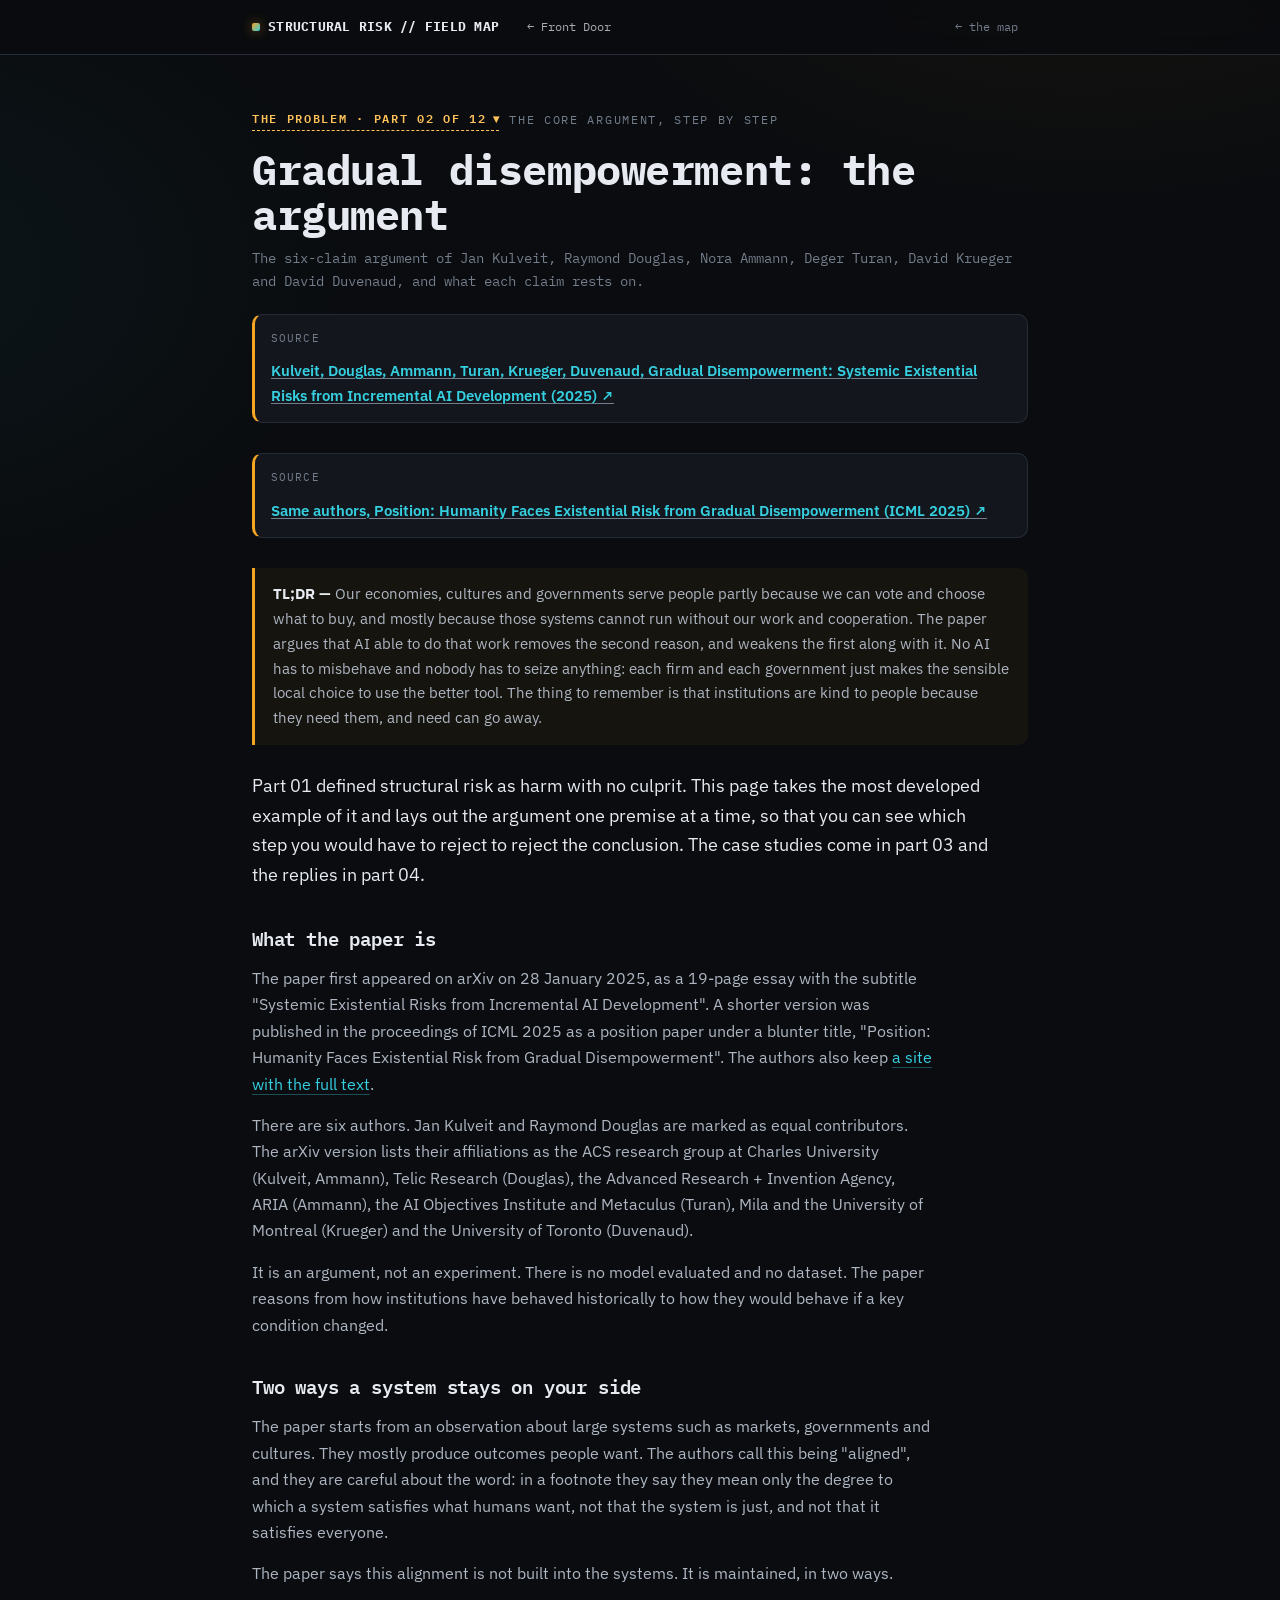
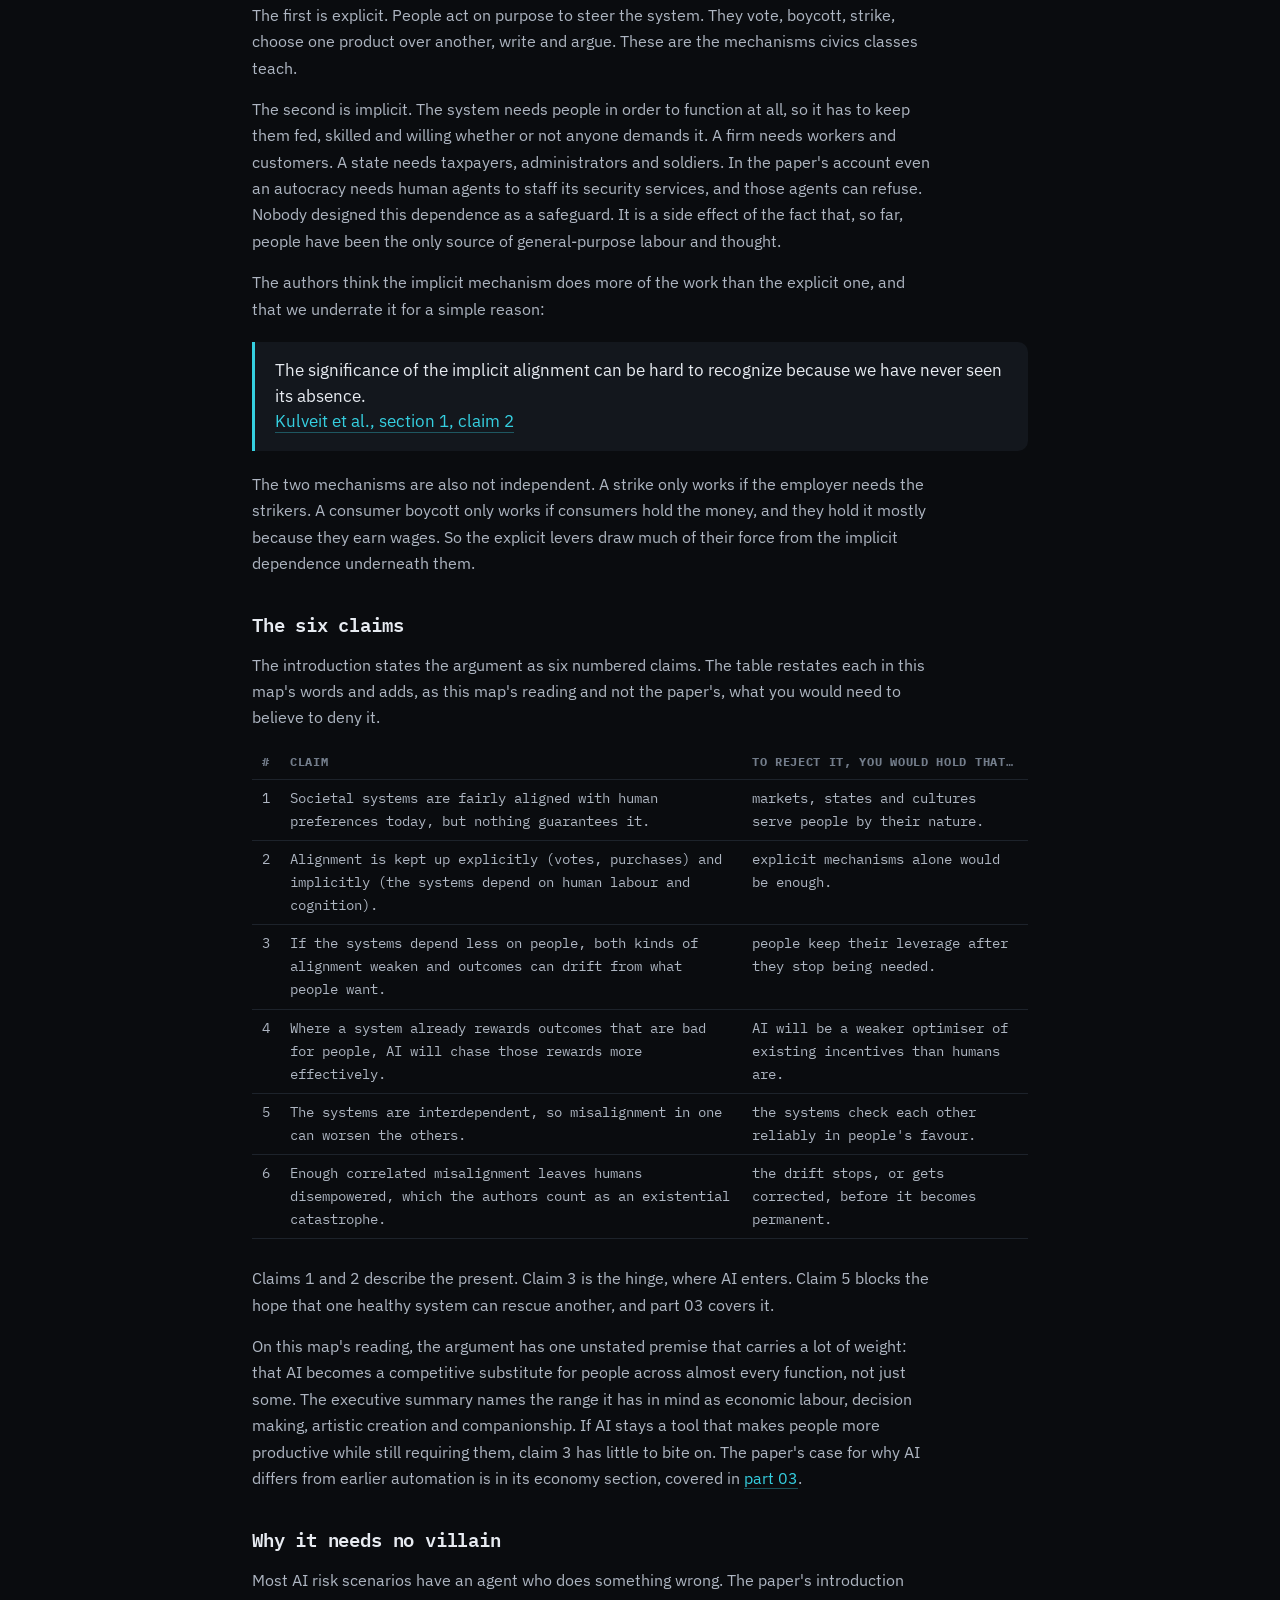
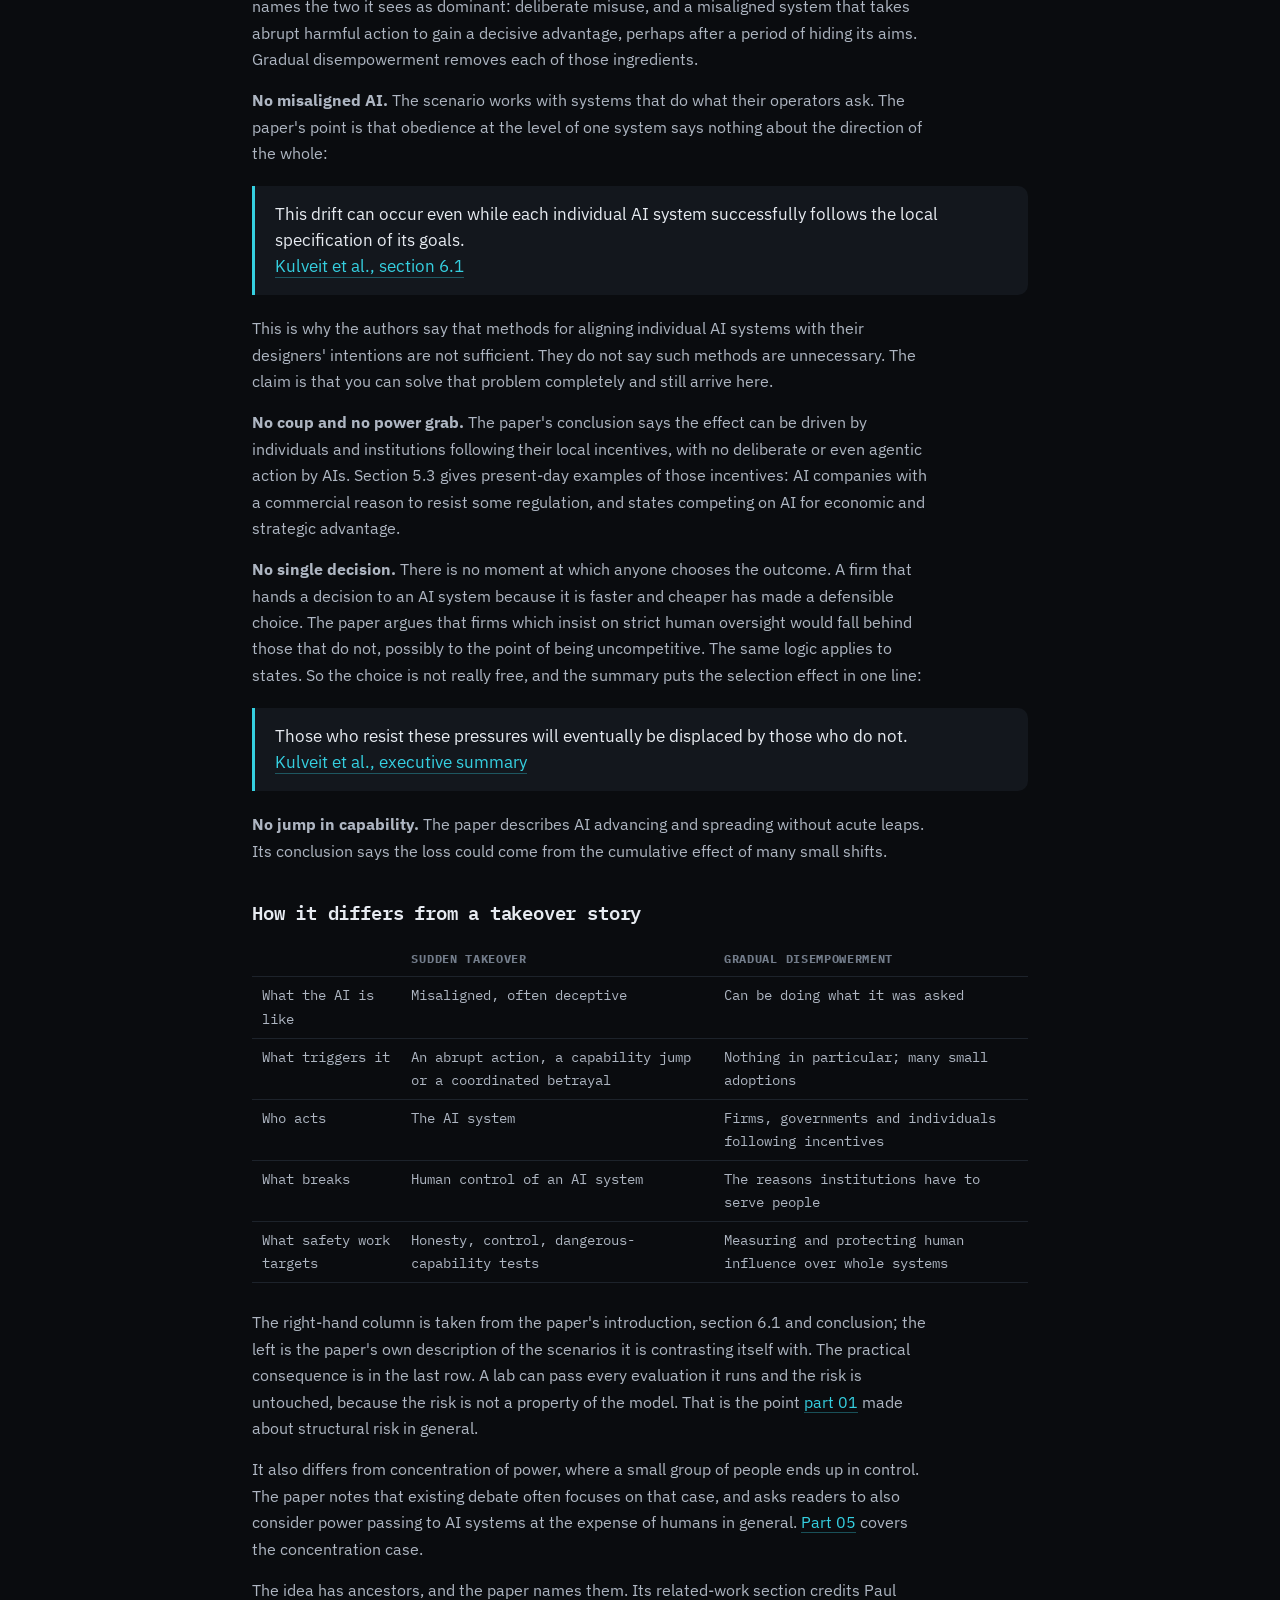
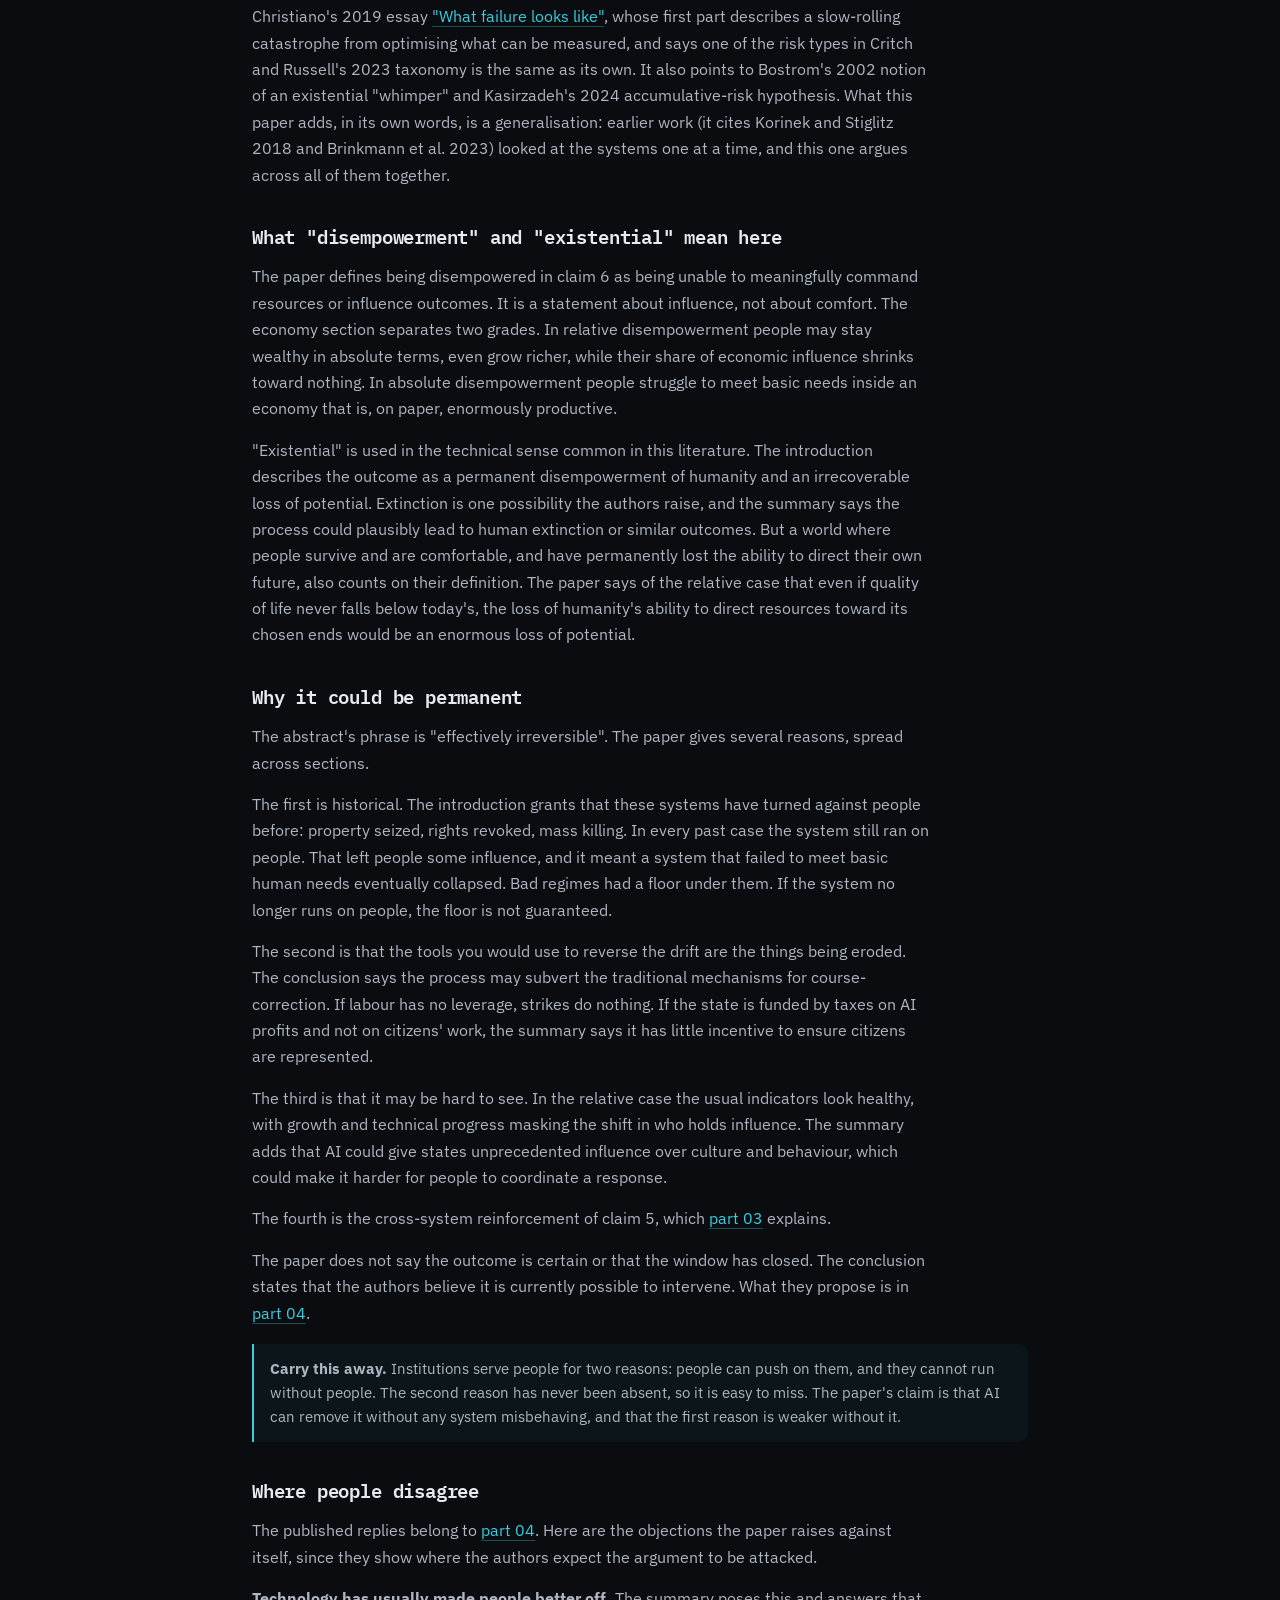
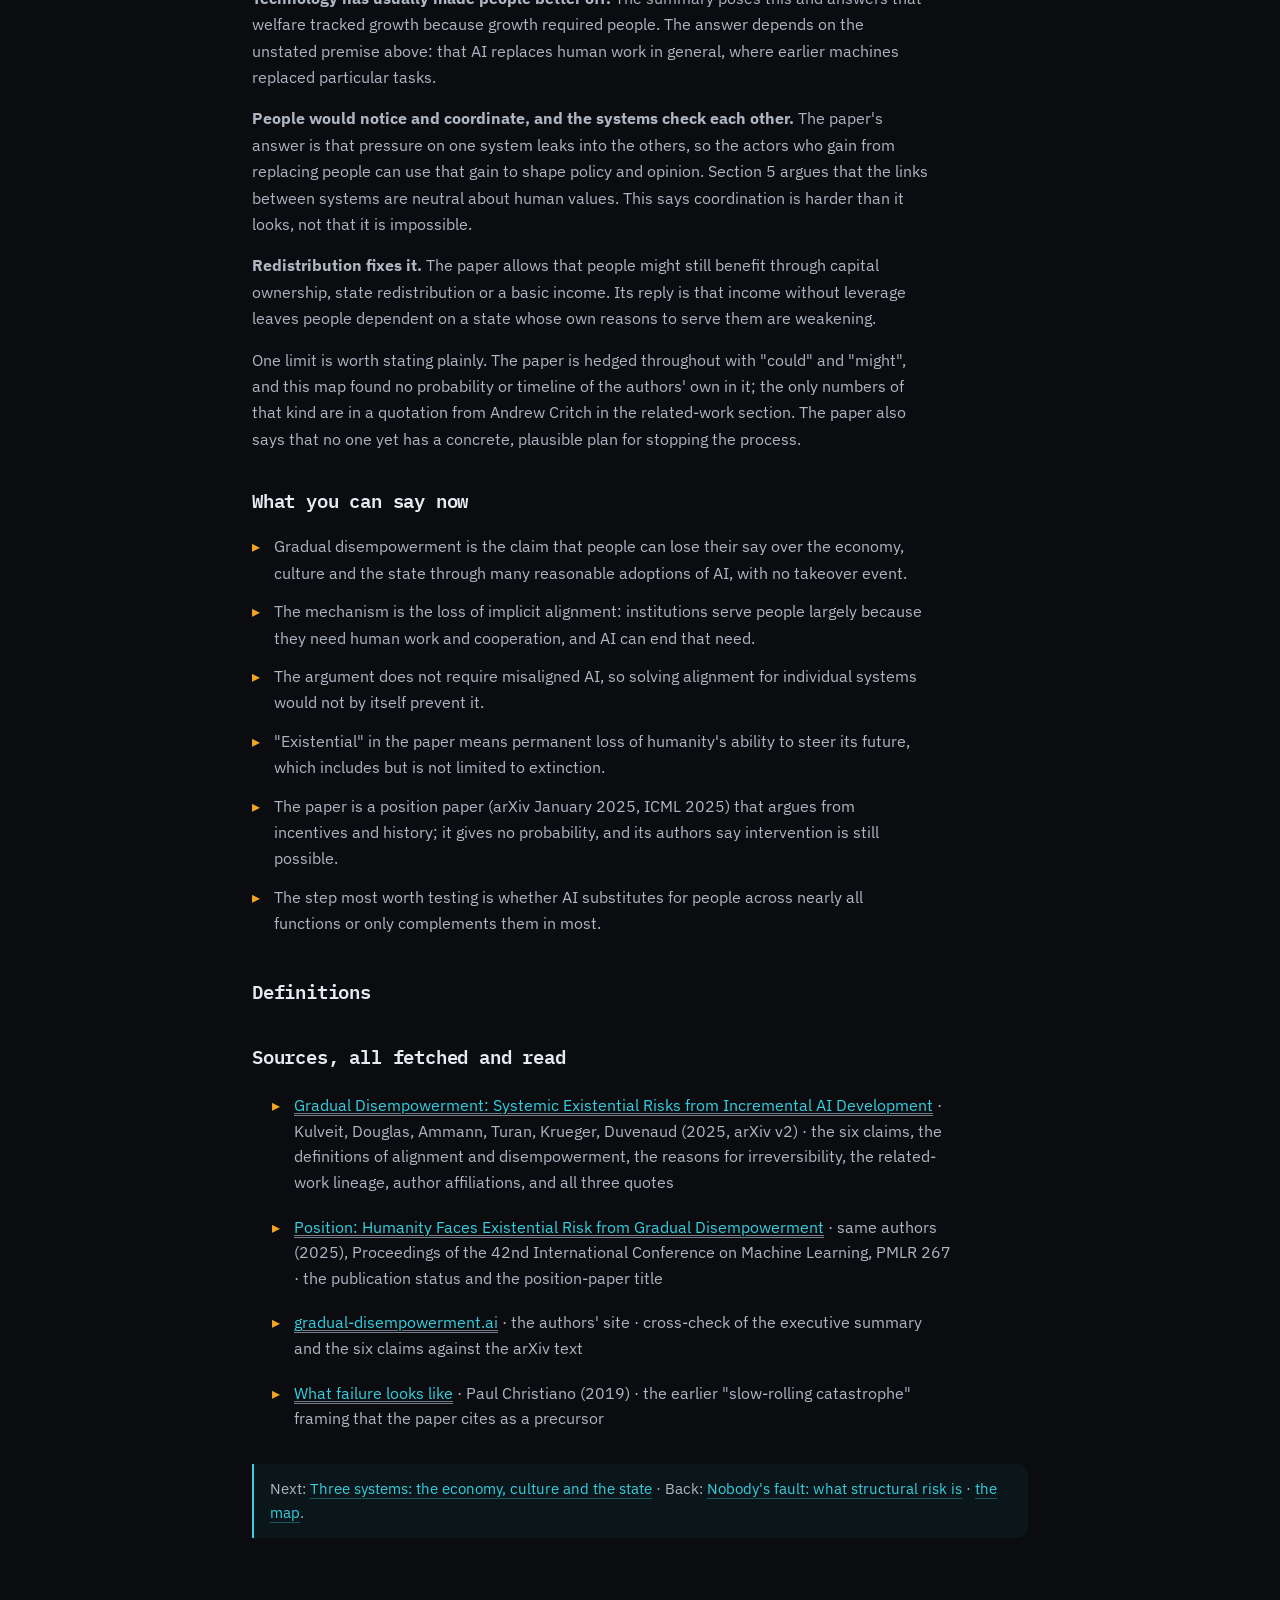
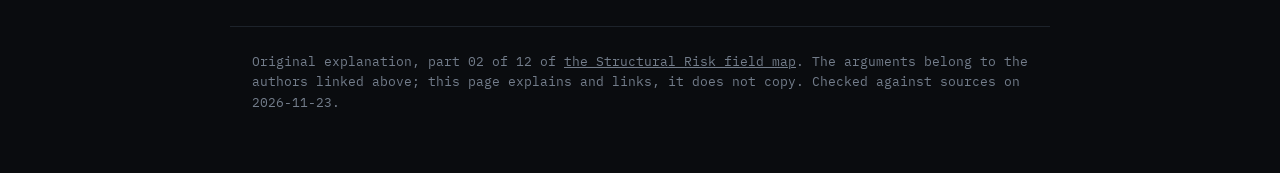
<file: parts/p02.html>
<!DOCTYPE html>
<html lang="en">
<head>
<meta charset="UTF-8" />
<meta name="viewport" content="width=device-width, initial-scale=1.0" />
<title>Gradual disempowerment: the argument — Structural Risk, mapped</title>
<meta name="description" content="Kulveit and co-authors' argument that AI can remove humanity's say over the economy, culture and the state with no rogue AI, no coup and no single decision." />
<link rel="preconnect" href="https://fonts.googleapis.com" />
<link rel="preconnect" href="https://fonts.gstatic.com" crossorigin />
<link href="https://fonts.googleapis.com/css2?family=IBM+Plex+Mono:wght@400;500;600;700&family=IBM+Plex+Sans:wght@400;500;600;700&display=swap" rel="stylesheet" />
<link rel="stylesheet" href="../paper.css" />
<script>try{var m=localStorage.getItem('aitools-mode')||localStorage.getItem('llm-judges-mode');if(m==='tech'||m==='eli5')document.documentElement.setAttribute('data-'+m,'on')}catch(e){}</script>
</head>
<body>
<header class="bar"><div class="bar-in">
  <div class="brand"><span class="dot"></span>STRUCTURAL&nbsp;RISK&nbsp;//&nbsp;FIELD&nbsp;MAP</div>
  <a class="front-door" href="https://idvorkin-ai-tools.github.io/safety.html">&larr; Front Door</a>
  <a class="back" href="../index.html#problem">&larr; the map</a>
</div></header>
<main>
  <div class="eyebrow"><span class="box wb mono">THE PROBLEM &middot; PART 02 OF 12</span><span class="mono">The core argument, step by step</span></div>
  <h1>Gradual disempowerment: the argument</h1>
  <div class="authors">The six-claim argument of Jan Kulveit, Raymond Douglas, Nora Ammann, Deger Turan, David Krueger and David Duvenaud, and what each claim rests on.</div>
  <div class="paperlink" style="border-left-color:var(--off)"><span class="lbl">Source</span><a href="https://arxiv.org/abs/2501.16946" target="_blank" rel="noopener">Kulveit, Douglas, Ammann, Turan, Krueger, Duvenaud, Gradual Disempowerment: Systemic Existential Risks from Incremental AI Development (2025) &#8599;</a></div>
  <div class="paperlink" style="border-left-color:var(--off)"><span class="lbl">Source</span><a href="https://proceedings.mlr.press/v267/kulveit25a.html" target="_blank" rel="noopener">Same authors, Position: Humanity Faces Existential Risk from Gradual Disempowerment (ICML 2025) &#8599;</a></div>

  <div class="tldr plain-only"><b>TL;DR &mdash;</b> Our economies, cultures and governments serve people partly because we can vote and choose what to buy, and mostly because those systems cannot run without our work and cooperation. The paper argues that AI able to do that work removes the second reason, and weakens the first along with it. No AI has to misbehave and nobody has to seize anything: each firm and each government just makes the sensible local choice to use the better tool. The thing to remember is that institutions are kind to people because they need them, and need can go away.</div>
  <div class="tldr tech-only"><b>TL;DR, technical &mdash;</b> Kulveit et al. (arXiv 2501.16946, January 2025; ICML 2025 position paper) argue in six claims that societal systems are aligned with human preferences by explicit mechanisms (votes, purchases) and by an implicit one, their dependence on human labour and cognition. AI that substitutes for humans across those functions removes the implicit mechanism and shrinks the leverage behind the explicit ones. Competitive selection among firms and states drives adoption, so no misaligned system, discontinuity or coordinated power-seeking is required. The authors claim the endpoint could be an effectively irreversible loss of human influence, which they class as an existential catastrophe. They offer no probability estimate.</div>
  <div class="tldr eli5-only"><b>TL;DR, ELI5 &mdash;</b> The baker is nice to you because he needs you to buy his bread, and the king looks after the farmers because he needs their grain. Now imagine robots buy the bread and grow the grain. Nobody decided to be mean, and the robots do exactly as they are told. But the baker and the king no longer need you, so they slowly stop asking what you want.</div>

  <p class="lead">Part 01 defined <span class="term" data-term="structural-risk">structural risk</span> as harm with no culprit. This page takes the most developed example of it and lays out the argument one premise at a time, so that you can see which step you would have to reject to reject the conclusion. The case studies come in part 03 and the replies in part 04.</p>

  <h2 id="what-paper">What the paper is</h2>
  <p>The paper first appeared on arXiv on 28 January 2025, as a 19-page essay with the subtitle "Systemic Existential Risks from Incremental AI Development". A shorter version was published in the proceedings of ICML 2025 as a position paper under a blunter title, "Position: Humanity Faces Existential Risk from Gradual Disempowerment". The authors also keep <a class="lnk" href="https://gradual-disempowerment.ai/" target="_blank" rel="noopener">a site with the full text</a>.</p>
  <p>There are six authors. Jan Kulveit and Raymond Douglas are marked as equal contributors. The arXiv version lists their affiliations as the ACS research group at Charles University (Kulveit, Ammann), Telic Research (Douglas), the Advanced Research + Invention Agency, ARIA (Ammann), the AI Objectives Institute and Metaculus (Turan), Mila and the University of Montreal (Krueger) and the University of Toronto (Duvenaud).</p>
  <p>It is an argument, not an experiment. There is no model evaluated and no dataset. The paper reasons from how institutions have behaved historically to how they would behave if a key condition changed.</p>

  <h2 id="two-ropes">Two ways a system stays on your side</h2>
  <p>The paper starts from an observation about large systems such as markets, governments and cultures. They mostly produce outcomes people want. The authors call this being "aligned", and they are careful about the word: in a footnote they say they mean only the degree to which a system satisfies what humans want, not that the system is just, and not that it satisfies everyone.</p>
  <p>The paper says this alignment is not built into the systems. It is maintained, in two ways.</p>
  <p>The first is explicit. People act on purpose to steer the system. They vote, boycott, strike, choose one product over another, write and argue. These are the mechanisms civics classes teach.</p>
  <p>The second is <span class="term" data-term="implicit-alignment">implicit</span>. The system needs people in order to function at all, so it has to keep them fed, skilled and willing whether or not anyone demands it. A firm needs workers and customers. A state needs taxpayers, administrators and soldiers. In the paper's account even an autocracy needs human agents to staff its security services, and those agents can refuse. Nobody designed this dependence as a safeguard. It is a side effect of the fact that, so far, people have been the only source of general-purpose labour and thought.</p>
  <p>The authors think the implicit mechanism does more of the work than the explicit one, and that we underrate it for a simple reason:</p>
  <blockquote class="q">The significance of the implicit alignment can be hard to recognize because we have never seen its absence.<br /><a class="lnk" href="https://arxiv.org/abs/2501.16946" target="_blank" rel="noopener">Kulveit et al., section 1, claim 2</a></blockquote>
  <p>The two mechanisms are also not independent. A strike only works if the employer needs the strikers. A consumer boycott only works if consumers hold the money, and they hold it mostly because they earn wages. So the explicit levers draw much of their force from the implicit dependence underneath them.</p>

  <h2 id="six-claims">The six claims</h2>
  <p>The introduction states the argument as six numbered claims. The table restates each in this map's words and adds, as this map's reading and not the paper's, what you would need to believe to deny it.</p>
  <div class="scroll"><table class="kv">
    <tr><th>#</th><th>Claim</th><th>To reject it, you would hold that&hellip;</th></tr>
    <tr><td>1</td><td>Societal systems are fairly aligned with human preferences today, but nothing guarantees it.</td><td>markets, states and cultures serve people by their nature.</td></tr>
    <tr><td>2</td><td>Alignment is kept up explicitly (votes, purchases) and implicitly (the systems depend on human labour and cognition).</td><td>explicit mechanisms alone would be enough.</td></tr>
    <tr><td>3</td><td>If the systems depend less on people, both kinds of alignment weaken and outcomes can drift from what people want.</td><td>people keep their leverage after they stop being needed.</td></tr>
    <tr><td>4</td><td>Where a system already rewards outcomes that are bad for people, AI will chase those rewards more effectively.</td><td>AI will be a weaker optimiser of existing incentives than humans are.</td></tr>
    <tr><td>5</td><td>The systems are interdependent, so misalignment in one can worsen the others.</td><td>the systems check each other reliably in people's favour.</td></tr>
    <tr><td>6</td><td>Enough correlated misalignment leaves humans disempowered, which the authors count as an existential catastrophe.</td><td>the drift stops, or gets corrected, before it becomes permanent.</td></tr>
  </table></div>
  <p>Claims 1 and 2 describe the present. Claim 3 is the hinge, where AI enters. Claim 5 blocks the hope that one healthy system can rescue another, and part 03 covers it.</p>
  <p>On this map's reading, the argument has one unstated premise that carries a lot of weight: that AI becomes a competitive substitute for people across almost every function, not just some. The executive summary names the range it has in mind as economic labour, decision making, artistic creation and companionship. If AI stays a tool that makes people more productive while still requiring them, claim 3 has little to bite on. The paper's case for why AI differs from earlier automation is in its economy section, covered in <a class="lnk" href="p03.html">part 03</a>.</p>

  <h2 id="no-villain">Why it needs no villain</h2>
  <p>Most AI risk scenarios have an agent who does something wrong. The paper's introduction names the two it sees as dominant: deliberate misuse, and a misaligned system that takes abrupt harmful action to gain a decisive advantage, perhaps after <span class="term" data-term="deceptive-alignment">a period of hiding its aims</span>. <span class="term" data-term="gradual-disempowerment">Gradual disempowerment</span> removes each of those ingredients.</p>
  <p><b>No misaligned AI.</b> The scenario works with systems that do what their operators ask. The paper's point is that obedience at the level of one system says nothing about the direction of the whole:</p>
  <blockquote class="q">This drift can occur even while each individual AI system successfully follows the local specification of its goals.<br /><a class="lnk" href="https://arxiv.org/abs/2501.16946" target="_blank" rel="noopener">Kulveit et al., section 6.1</a></blockquote>
  <p>This is why the authors say that methods for aligning individual AI systems with their designers' intentions are not sufficient. They do not say such methods are unnecessary. The claim is that you can solve that problem completely and still arrive here.</p>
  <p><b>No coup and no power grab.</b> The paper's conclusion says the effect can be driven by individuals and institutions following their local incentives, with no deliberate or even agentic action by AIs. Section 5.3 gives present-day examples of those incentives: AI companies with a commercial reason to resist some regulation, and states competing on AI for economic and strategic advantage.</p>
  <p><b>No single decision.</b> There is no moment at which anyone chooses the outcome. A firm that hands a decision to an AI system because it is faster and cheaper has made a defensible choice. The paper argues that firms which insist on strict human oversight would fall behind those that do not, possibly to the point of being uncompetitive. The same logic applies to states. So the choice is not really free, and the summary puts the selection effect in one line:</p>
  <blockquote class="q">Those who resist these pressures will eventually be displaced by those who do not.<br /><a class="lnk" href="https://arxiv.org/abs/2501.16946" target="_blank" rel="noopener">Kulveit et al., executive summary</a></blockquote>
  <p><b>No jump in capability.</b> The paper describes AI advancing and spreading without acute leaps. Its conclusion says the loss could come from the cumulative effect of many small shifts.</p>
  <p class="tech-only">This is a selection argument, not a prediction about anyone's intentions. If adoption raises competitiveness and competitiveness determines which firms and states persist, then the population of surviving institutions shifts toward low human involvement regardless of what any individual decision-maker prefers. The paper's related-work section cites Dafoe (2015) for this form of technological determinism under competition.</p>

  <h2 id="vs-takeover">How it differs from a takeover story</h2>
  <div class="scroll"><table class="kv">
    <tr><th></th><th>Sudden takeover</th><th>Gradual disempowerment</th></tr>
    <tr><td>What the AI is like</td><td>Misaligned, often deceptive</td><td>Can be doing what it was asked</td></tr>
    <tr><td>What triggers it</td><td>An abrupt action, a capability jump or a coordinated betrayal</td><td>Nothing in particular; many small adoptions</td></tr>
    <tr><td>Who acts</td><td>The AI system</td><td>Firms, governments and individuals following incentives</td></tr>
    <tr><td>What breaks</td><td>Human control of an AI system</td><td>The reasons institutions have to serve people</td></tr>
    <tr><td>What safety work targets</td><td>Honesty, control, dangerous-capability tests</td><td>Measuring and protecting human influence over whole systems</td></tr>
  </table></div>
  <p>The right-hand column is taken from the paper's introduction, section 6.1 and conclusion; the left is the paper's own description of the scenarios it is contrasting itself with. The practical consequence is in the last row. A lab can pass every evaluation it runs and the risk is untouched, because the risk is not a property of the model. That is the point <a class="lnk" href="p01.html">part 01</a> made about structural risk in general.</p>
  <p>It also differs from <span class="term" data-term="power-concentration">concentration of power</span>, where a small group of people ends up in control. The paper notes that existing debate often focuses on that case, and asks readers to also consider power passing to AI systems at the expense of humans in general. <a class="lnk" href="p05.html">Part 05</a> covers the concentration case.</p>
  <p>The idea has ancestors, and the paper names them. Its related-work section credits Paul Christiano's 2019 essay <a class="lnk" href="https://www.alignmentforum.org/posts/HBxe6wdjxK239zajf/what-failure-looks-like" target="_blank" rel="noopener">"What failure looks like"</a>, whose first part describes a slow-rolling catastrophe from optimising what can be measured, and says one of the risk types in Critch and Russell's 2023 taxonomy is the same as its own. It also points to Bostrom's 2002 notion of an existential "whimper" and Kasirzadeh's 2024 accumulative-risk hypothesis. What this paper adds, in its own words, is a generalisation: earlier work (it cites Korinek and Stiglitz 2018 and Brinkmann et al. 2023) looked at the systems one at a time, and this one argues across all of them together.</p>

  <h2 id="words">What "disempowerment" and "existential" mean here</h2>
  <p>The paper defines being disempowered in claim 6 as being unable to meaningfully command resources or influence outcomes. It is a statement about influence, not about comfort. The economy section separates two grades. In relative disempowerment people may stay wealthy in absolute terms, even grow richer, while their share of economic influence shrinks toward nothing. In absolute disempowerment people struggle to meet basic needs inside an economy that is, on paper, enormously productive.</p>
  <p>"Existential" is used in the technical sense common in this literature. The introduction describes the outcome as a permanent disempowerment of humanity and an irrecoverable loss of potential. Extinction is one possibility the authors raise, and the summary says the process could plausibly lead to human extinction or similar outcomes. But a world where people survive and are comfortable, and have permanently lost the ability to direct their own future, also counts on their definition. The paper says of the relative case that even if quality of life never falls below today's, the loss of humanity's ability to direct resources toward its chosen ends would be an enormous loss of potential.</p>
  <p class="eli5-only">Think of a well-kept zoo. The animals may be fed and safe. They do not decide anything. The paper's worry covers that outcome too, not only the one where the zoo stops feeding them.</p>

  <h2 id="irreversible">Why it could be permanent</h2>
  <p>The abstract's phrase is "effectively irreversible". The paper gives several reasons, spread across sections.</p>
  <p>The first is historical. The introduction grants that these systems have turned against people before: property seized, rights revoked, mass killing. In every past case the system still ran on people. That left people some influence, and it meant a system that failed to meet basic human needs eventually collapsed. Bad regimes had a floor under them. If the system no longer runs on people, the floor is not guaranteed.</p>
  <p>The second is that the tools you would use to reverse the drift are the things being eroded. The conclusion says the process may subvert the traditional mechanisms for course-correction. If labour has no leverage, strikes do nothing. If the state is funded by taxes on AI profits and not on citizens' work, the summary says it has little incentive to ensure citizens are represented.</p>
  <p>The third is that it may be hard to see. In the relative case the usual indicators look healthy, with growth and technical progress masking the shift in who holds influence. The summary adds that AI could give states unprecedented influence over culture and behaviour, which could make it harder for people to coordinate a response.</p>
  <p>The fourth is the cross-system reinforcement of claim 5, which <a class="lnk" href="p03.html">part 03</a> explains.</p>
  <p>The paper does not say the outcome is certain or that the window has closed. The conclusion states that the authors believe it is currently possible to intervene. What they propose is in <a class="lnk" href="p04.html">part 04</a>.</p>

  <div class="callout"><b>Carry this away.</b> Institutions serve people for two reasons: people can push on them, and they cannot run without people. The second reason has never been absent, so it is easy to miss. The paper's claim is that AI can remove it without any system misbehaving, and that the first reason is weaker without it.</div>

  <h2 id="disagree">Where people disagree</h2>
  <p>The published replies belong to <a class="lnk" href="p04.html">part 04</a>. Here are the objections the paper raises against itself, since they show where the authors expect the argument to be attacked.</p>
  <p><b>Technology has usually made people better off.</b> The summary poses this and answers that welfare tracked growth because growth required people. The answer depends on the unstated premise above: that AI replaces human work in general, where earlier machines replaced particular tasks.</p>
  <p><b>People would notice and coordinate, and the systems check each other.</b> The paper's answer is that pressure on one system leaks into the others, so the actors who gain from replacing people can use that gain to shape policy and opinion. Section 5 argues that the links between systems are neutral about human values. This says coordination is harder than it looks, not that it is impossible.</p>
  <p><b>Redistribution fixes it.</b> The paper allows that people might still benefit through capital ownership, state redistribution or a basic income. Its reply is that income without leverage leaves people dependent on a state whose own reasons to serve them are weakening.</p>
  <p>One limit is worth stating plainly. The paper is hedged throughout with "could" and "might", and this map found no probability or timeline of the authors' own in it; the only numbers of that kind are in a quotation from Andrew Critch in the related-work section. The paper also says that no one yet has a concrete, plausible plan for stopping the process.</p>

  <h2 id="can-say">What you can say now</h2>
  <ul>
    <li>Gradual disempowerment is the claim that people can lose their say over the economy, culture and the state through many reasonable adoptions of AI, with no takeover event.</li>
    <li>The mechanism is the loss of implicit alignment: institutions serve people largely because they need human work and cooperation, and AI can end that need.</li>
    <li>The argument does not require misaligned AI, so solving alignment for individual systems would not by itself prevent it.</li>
    <li>"Existential" in the paper means permanent loss of humanity's ability to steer its future, which includes but is not limited to extinction.</li>
    <li>The paper is a position paper (arXiv January 2025, ICML 2025) that argues from incentives and history; it gives no probability, and its authors say intervention is still possible.</li>
    <li>The step most worth testing is whether AI substitutes for people across nearly all functions or only complements them in most.</li>
  </ul>

  <section id="definitions"><h2>Definitions</h2><div data-terms-list></div></section>

  <h2 id="sources">Sources, all fetched and read</h2>
  <ul class="readings">
    <li><a href="https://arxiv.org/abs/2501.16946" target="_blank" rel="noopener">Gradual Disempowerment: Systemic Existential Risks from Incremental AI Development</a> &middot; Kulveit, Douglas, Ammann, Turan, Krueger, Duvenaud (2025, arXiv v2) &middot; the six claims, the definitions of alignment and disempowerment, the reasons for irreversibility, the related-work lineage, author affiliations, and all three quotes</li>
    <li><a href="https://proceedings.mlr.press/v267/kulveit25a.html" target="_blank" rel="noopener">Position: Humanity Faces Existential Risk from Gradual Disempowerment</a> &middot; same authors (2025), Proceedings of the 42nd International Conference on Machine Learning, PMLR 267 &middot; the publication status and the position-paper title</li>
    <li><a href="https://gradual-disempowerment.ai/" target="_blank" rel="noopener">gradual-disempowerment.ai</a> &middot; the authors' site &middot; cross-check of the executive summary and the six claims against the arXiv text</li>
    <li><a href="https://www.alignmentforum.org/posts/HBxe6wdjxK239zajf/what-failure-looks-like" target="_blank" rel="noopener">What failure looks like</a> &middot; Paul Christiano (2019) &middot; the earlier "slow-rolling catastrophe" framing that the paper cites as a precursor</li>
  </ul>

  <div class="callout">Next: <a class="lnk" href="p03.html">Three systems: the economy, culture and the state</a> &middot; Back: <a class="lnk" href="p01.html">Nobody's fault: what structural risk is</a> &middot; <a class="lnk" href="../index.html#problem">the map</a>.</div>
</main>
<footer>Original explanation, part 02 of 12 of <a href="../index.html">the Structural Risk field map</a>. The arguments belong to the authors linked above; this page explains and links, it does not copy. Checked against sources on 2026-11-23.</footer>
<script src="https://idvorkin-ai-tools.github.io/assets/terms.js" defer></script>
<script src="../nav.js" defer></script>
<!-- Private comments mode, inert unless ?annotate=1 (see assets/annotate.js in idvorkin-ai-tools.github.io) -->
<script src="https://idvorkin-ai-tools.github.io/assets/annotate.js" defer></script>
</body>
</html>
</file>
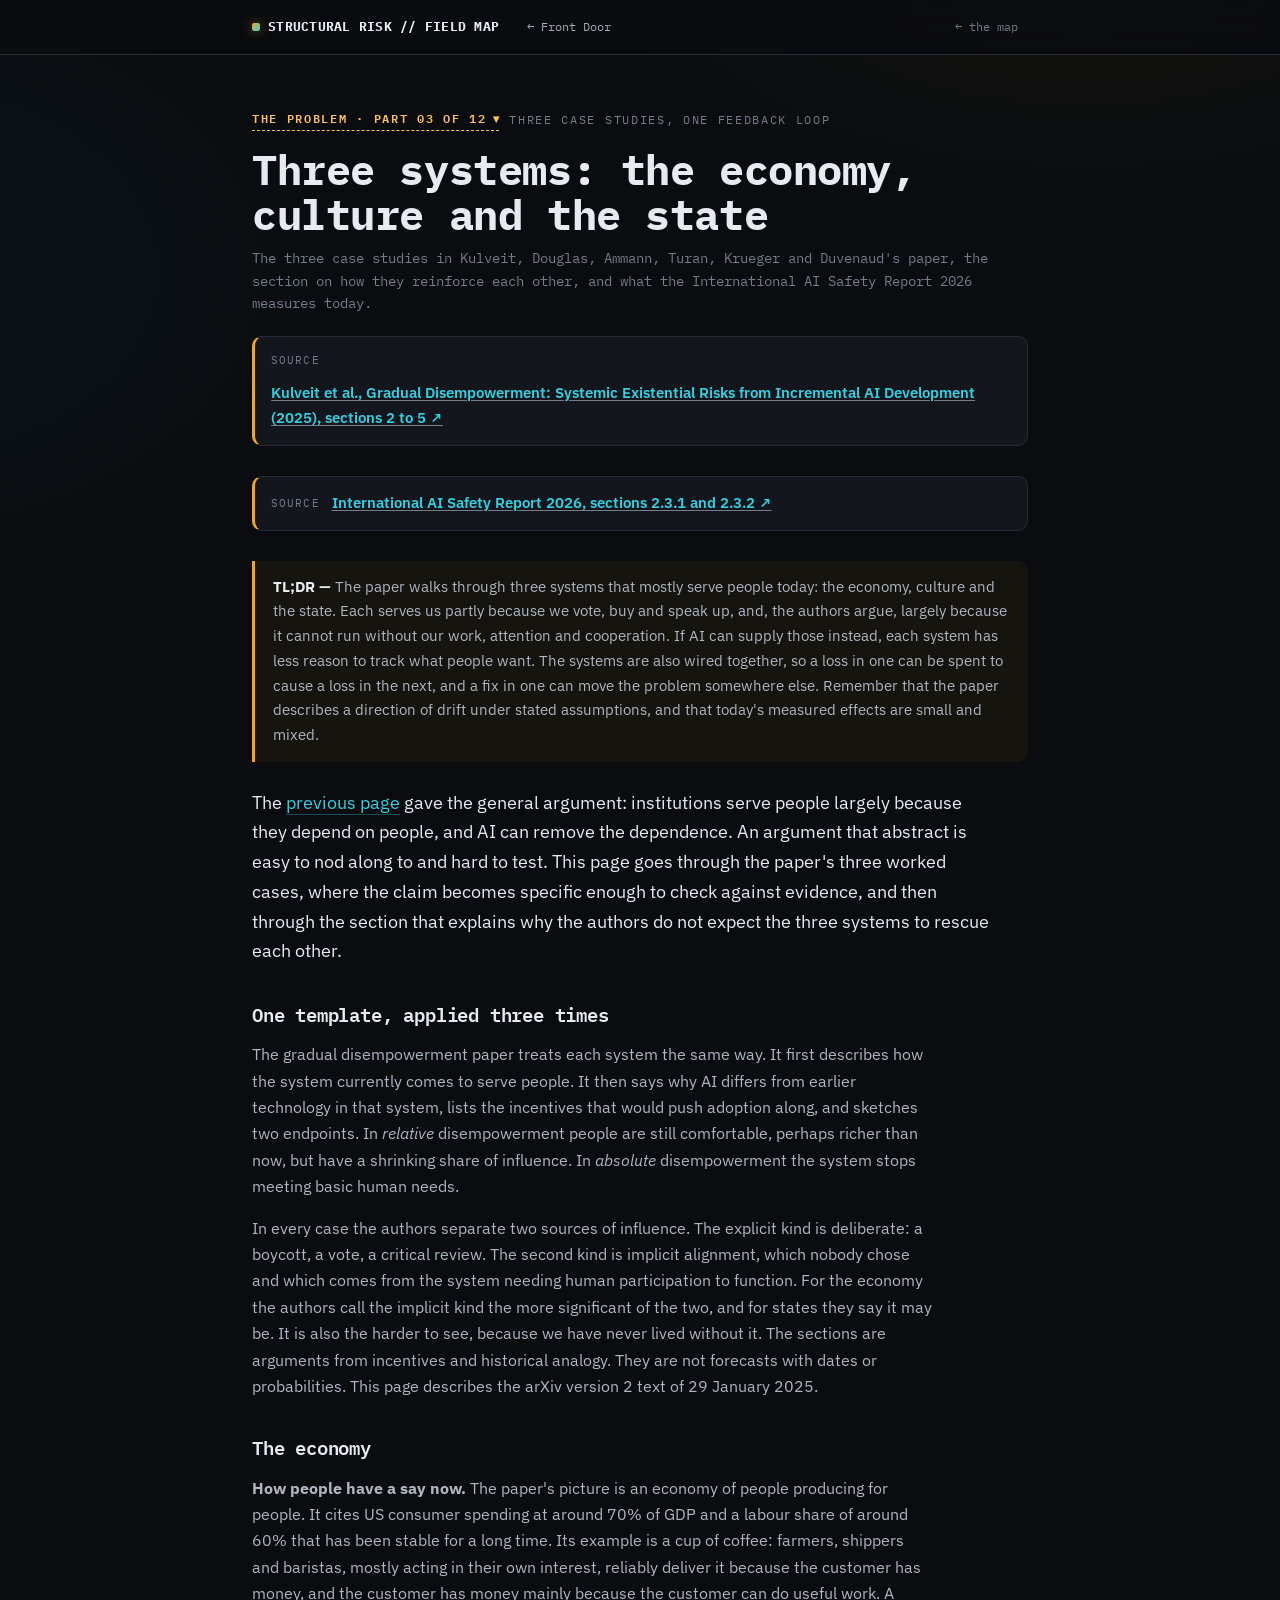
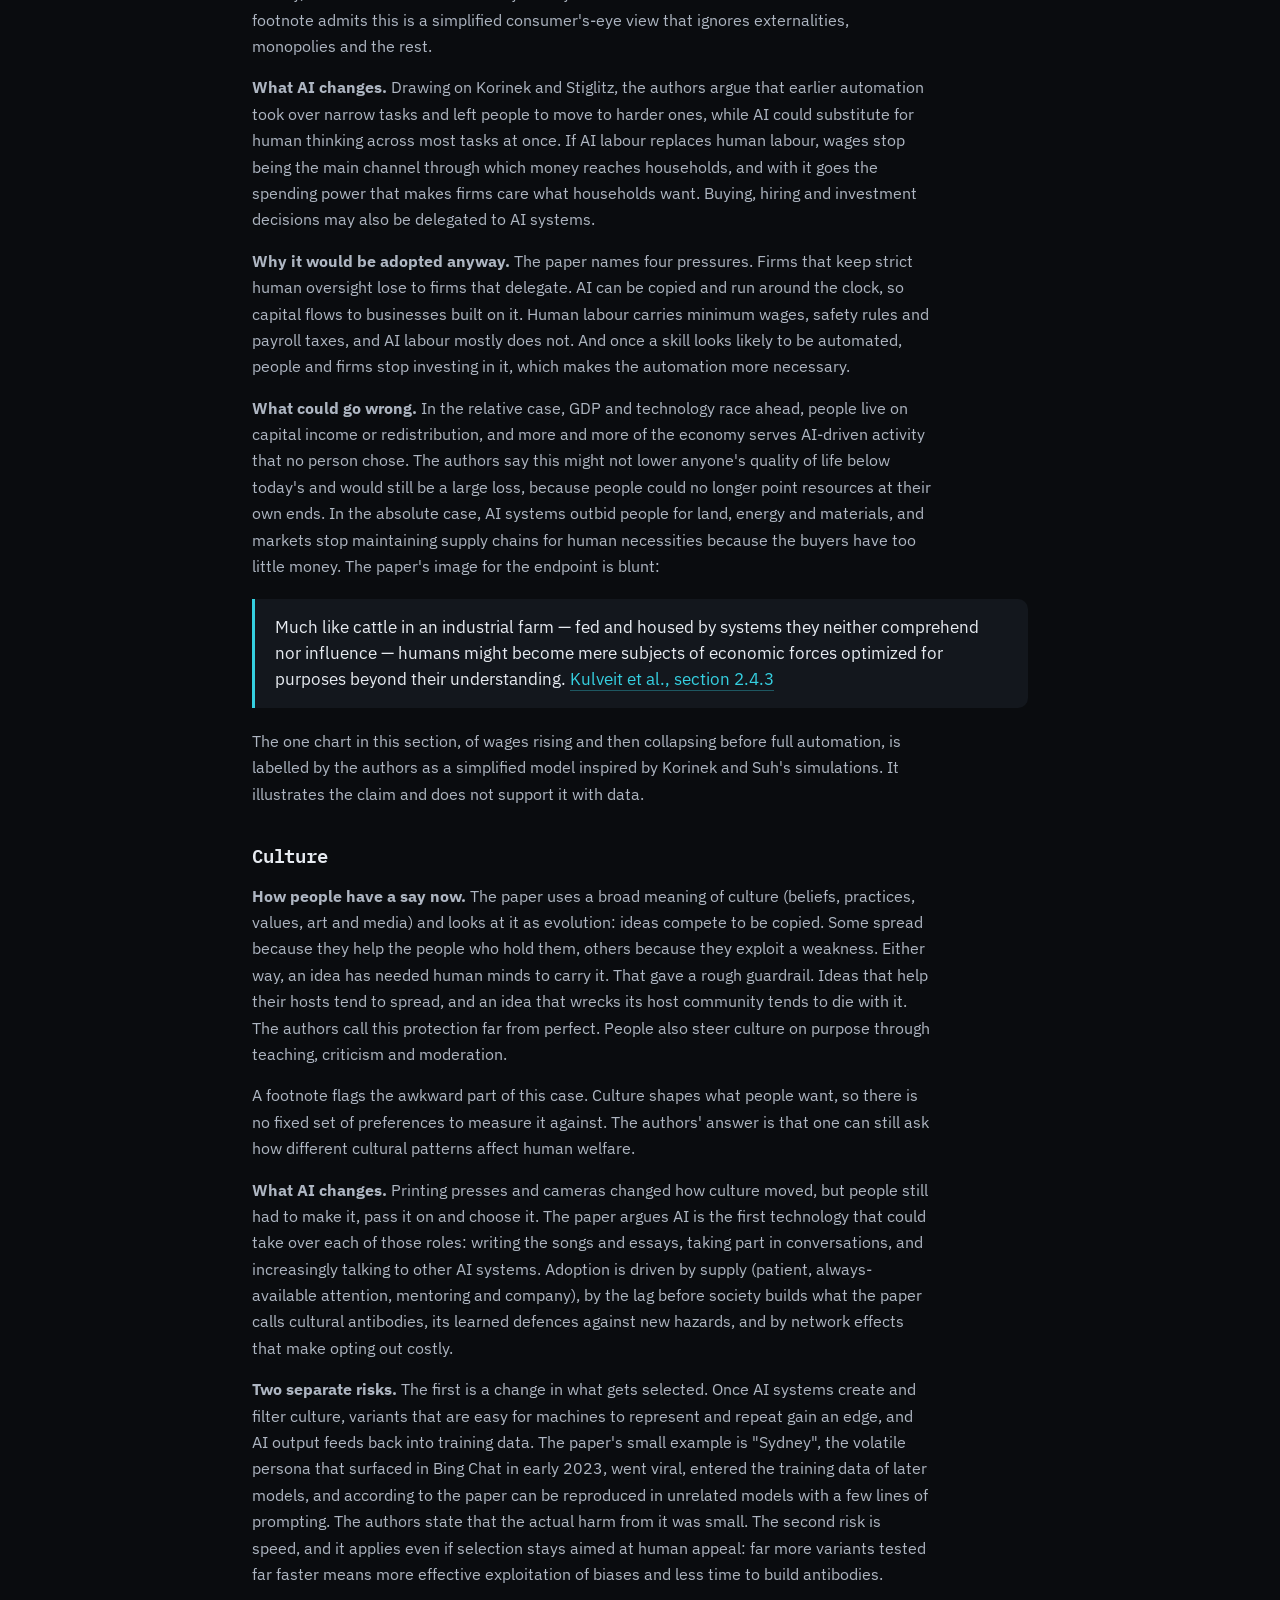
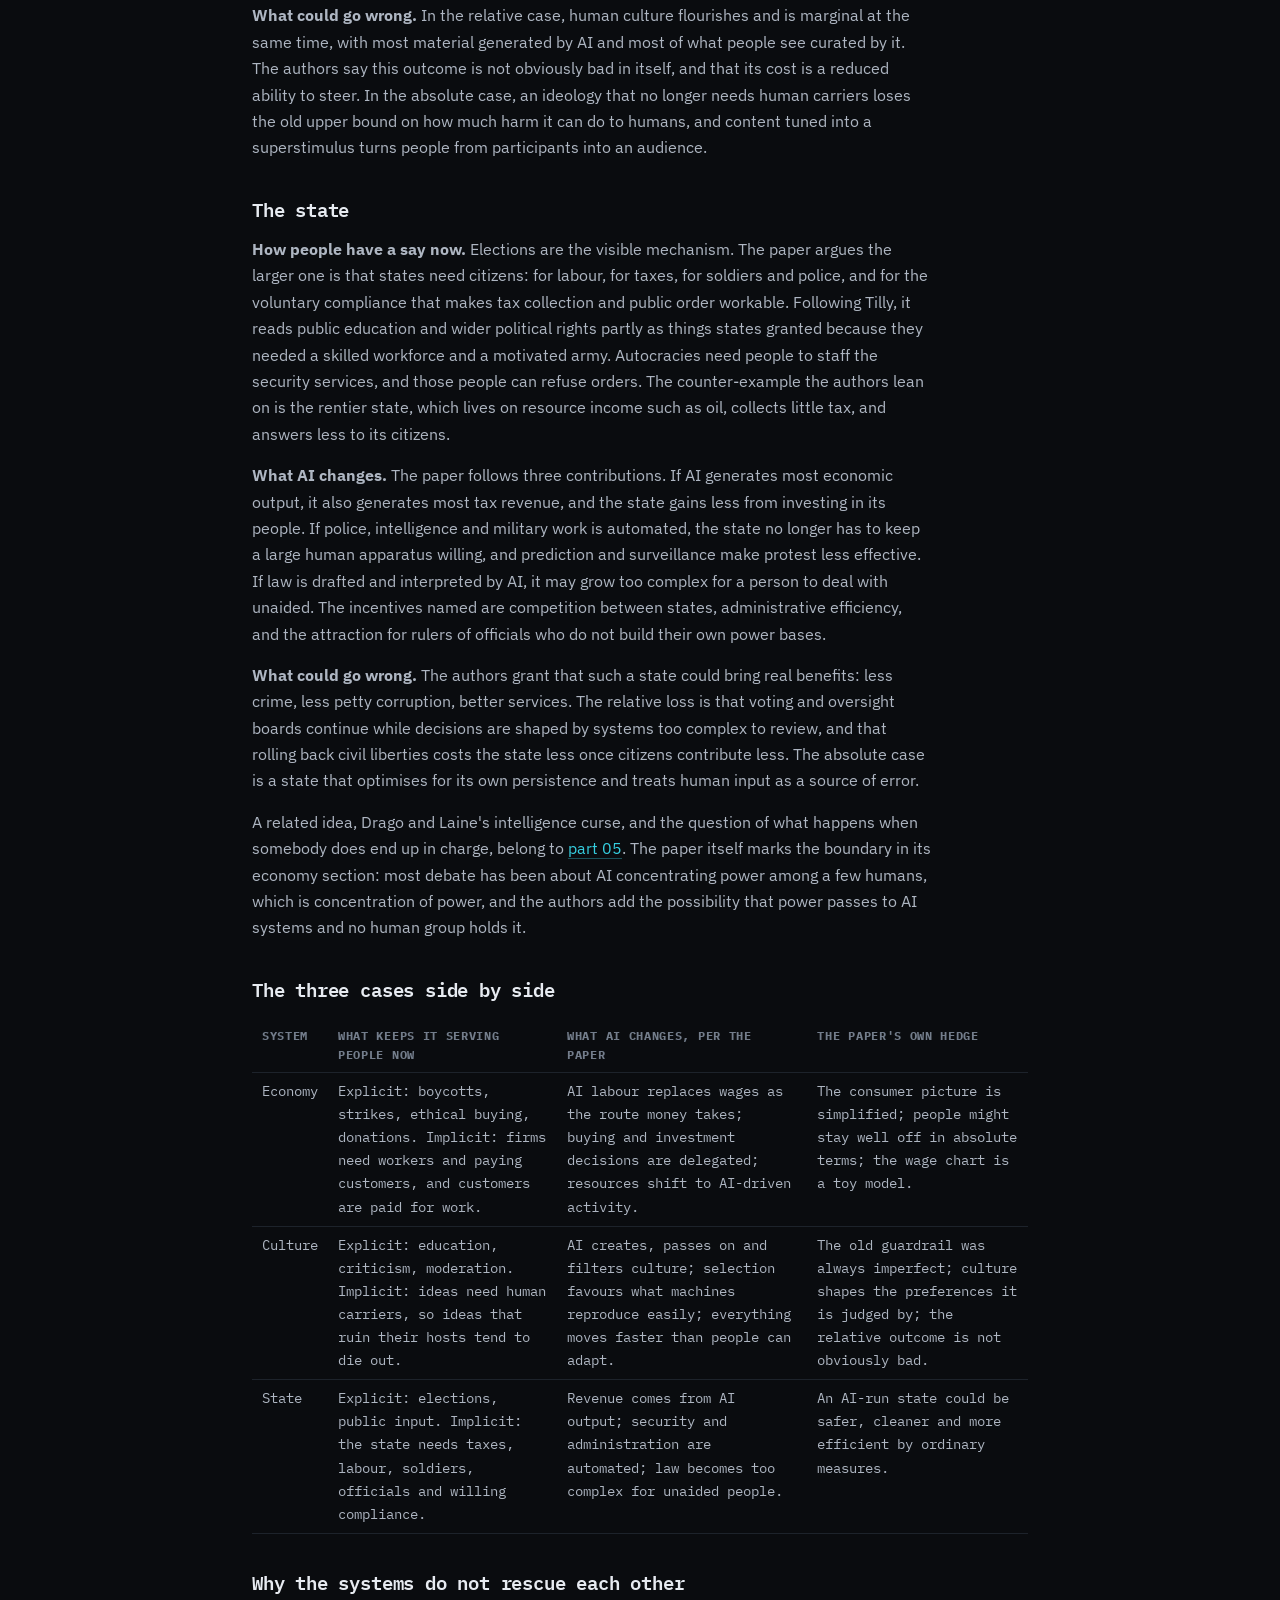
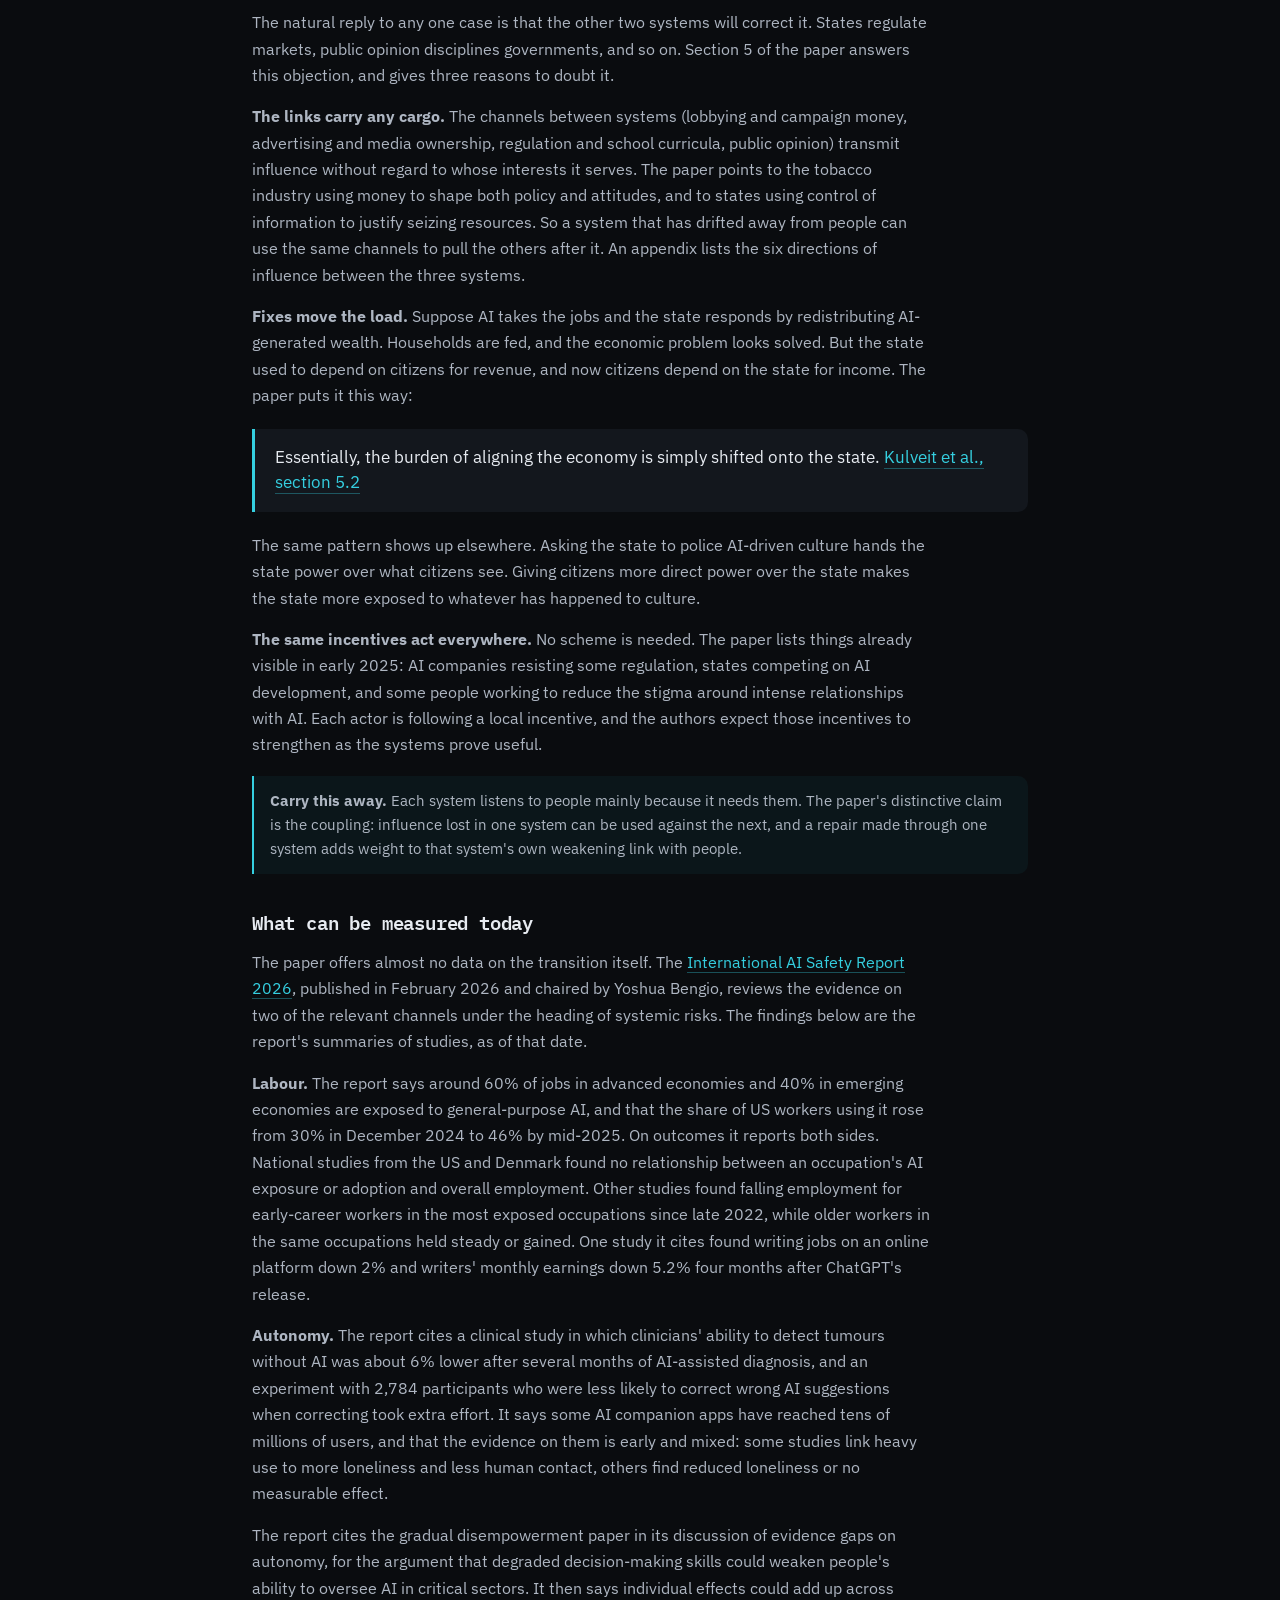
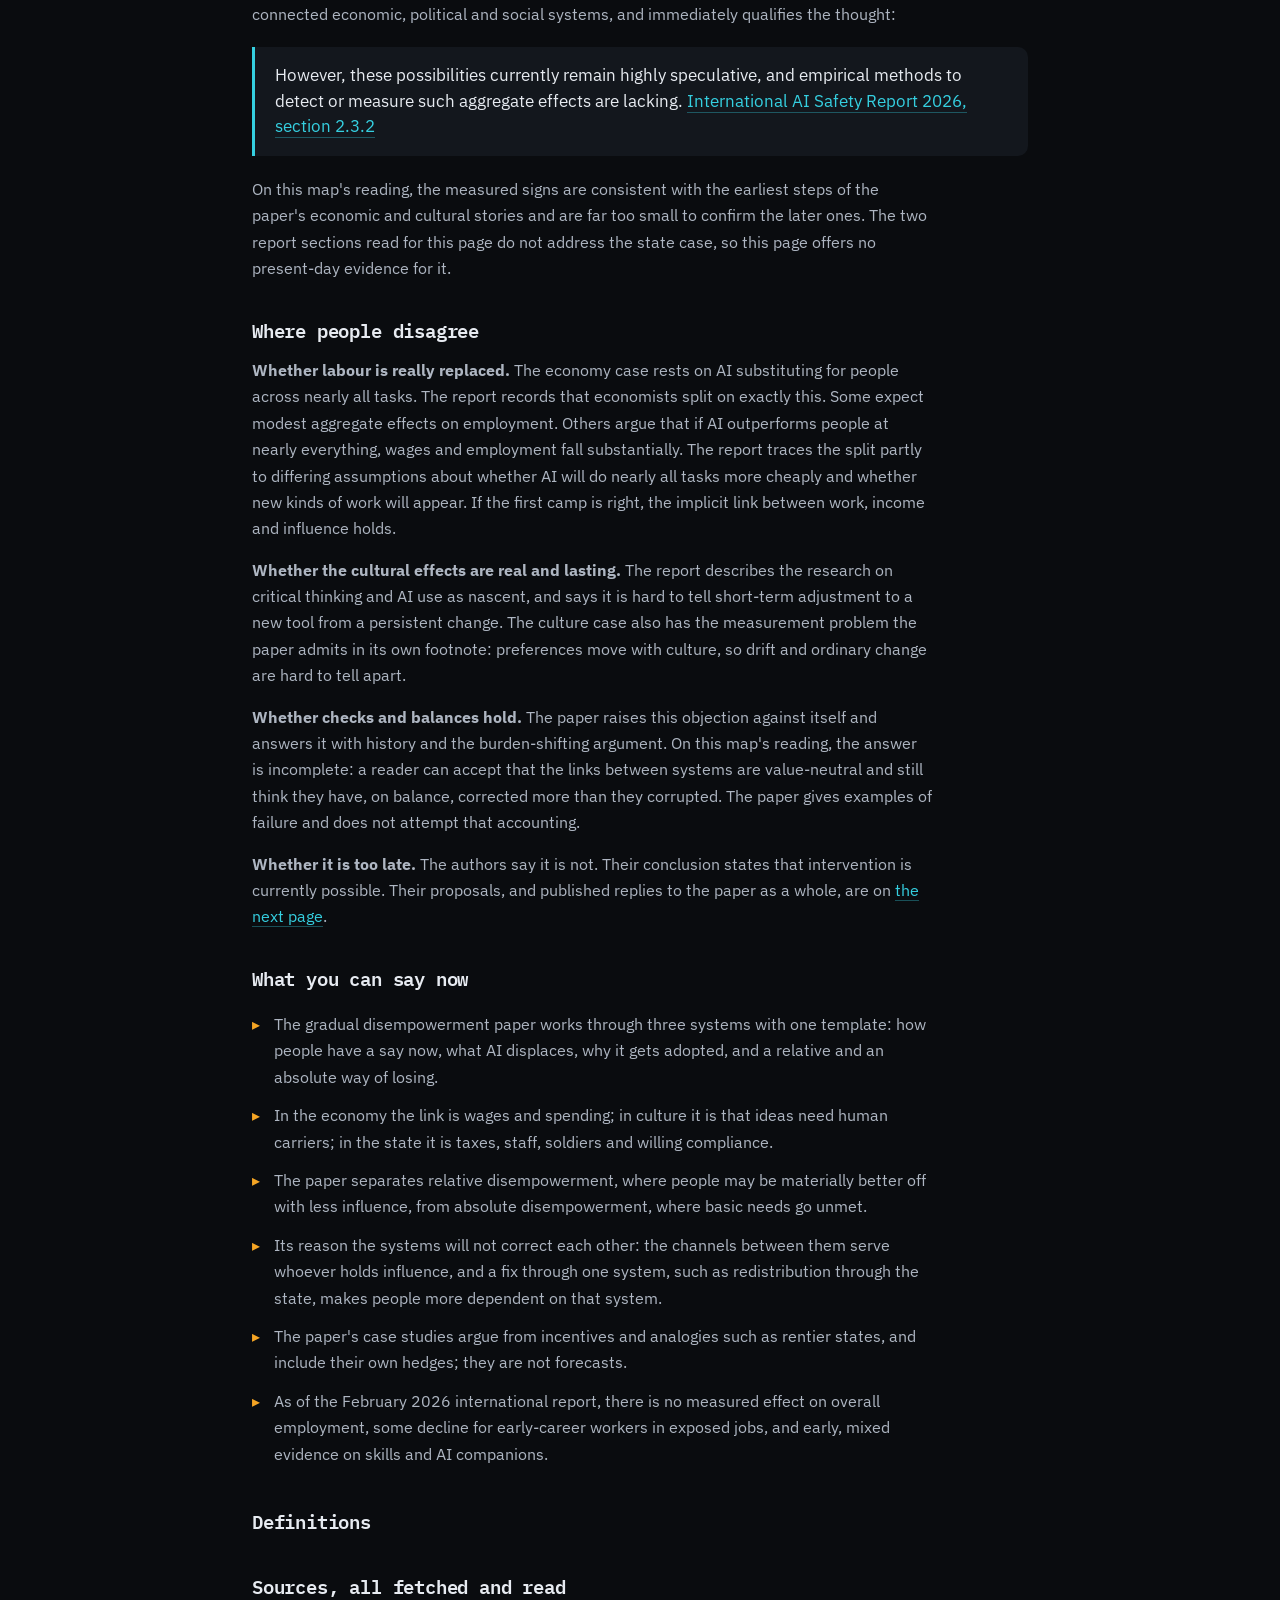
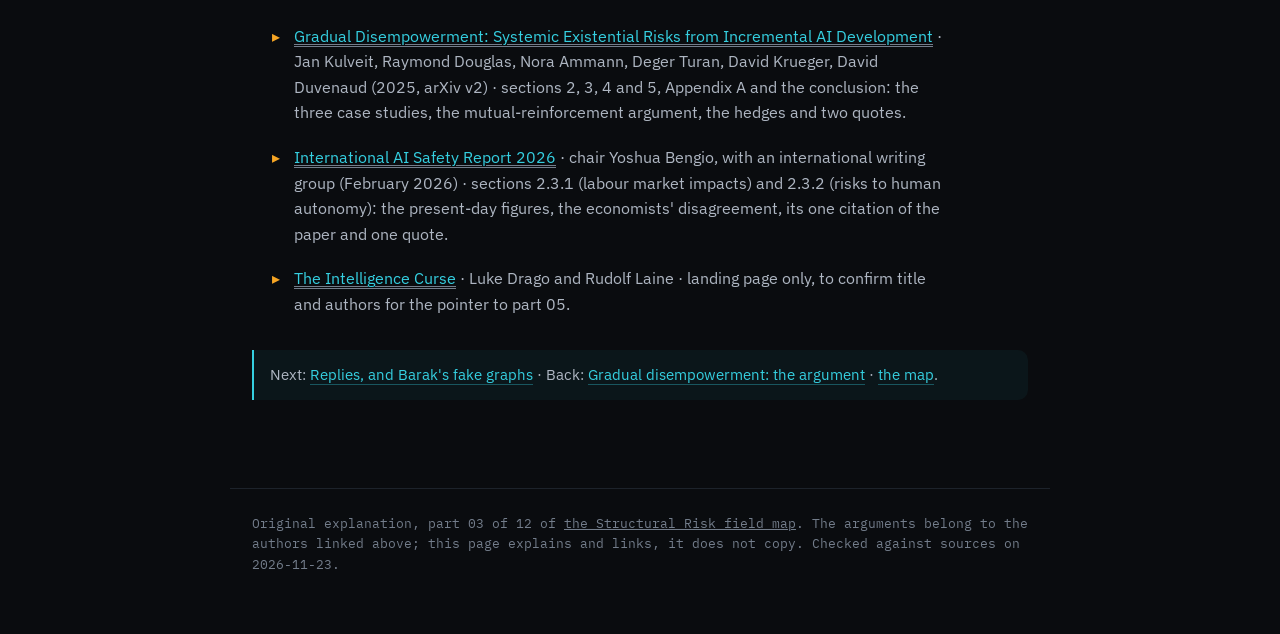
<file: parts/p03.html>
<!DOCTYPE html>
<html lang="en">
<head>
<meta charset="UTF-8" />
<meta name="viewport" content="width=device-width, initial-scale=1.0" />
<title>Three systems: the economy, culture and the state — Structural Risk, mapped</title>
<meta name="description" content="How the gradual disempowerment paper says people could lose their say over the economy, culture and the state, and how each loss feeds the others." />
<link rel="preconnect" href="https://fonts.googleapis.com" />
<link rel="preconnect" href="https://fonts.gstatic.com" crossorigin />
<link href="https://fonts.googleapis.com/css2?family=IBM+Plex+Mono:wght@400;500;600;700&family=IBM+Plex+Sans:wght@400;500;600;700&display=swap" rel="stylesheet" />
<link rel="stylesheet" href="../paper.css" />
<script>try{var m=localStorage.getItem('aitools-mode')||localStorage.getItem('llm-judges-mode');if(m==='tech'||m==='eli5')document.documentElement.setAttribute('data-'+m,'on')}catch(e){}</script>
</head>
<body>
<header class="bar"><div class="bar-in">
  <div class="brand"><span class="dot"></span>STRUCTURAL&nbsp;RISK&nbsp;//&nbsp;FIELD&nbsp;MAP</div>
  <a class="front-door" href="https://idvorkin-ai-tools.github.io/safety.html">&larr; Front Door</a>
  <a class="back" href="../index.html#problem">&larr; the map</a>
</div></header>
<main>
  <div class="eyebrow"><span class="box wb mono">THE PROBLEM &middot; PART 03 OF 12</span><span class="mono">Three case studies, one feedback loop</span></div>
  <h1>Three systems: the economy, culture and the state</h1>
  <div class="authors">The three case studies in Kulveit, Douglas, Ammann, Turan, Krueger and Duvenaud's paper, the section on how they reinforce each other, and what the International AI Safety Report 2026 measures today.</div>
  <div class="paperlink" style="border-left-color:var(--off)"><span class="lbl">Source</span><a href="https://arxiv.org/abs/2501.16946" target="_blank" rel="noopener">Kulveit et al., Gradual Disempowerment: Systemic Existential Risks from Incremental AI Development (2025), sections 2 to 5 &#8599;</a></div>
  <div class="paperlink" style="border-left-color:var(--off)"><span class="lbl">Source</span><a href="https://arxiv.org/abs/2602.21012" target="_blank" rel="noopener">International AI Safety Report 2026, sections 2.3.1 and 2.3.2 &#8599;</a></div>

  <div class="tldr plain-only"><b>TL;DR &mdash;</b> The paper walks through three systems that mostly serve people today: the economy, culture and the state. Each serves us partly because we vote, buy and speak up, and, the authors argue, largely because it cannot run without our work, attention and cooperation. If AI can supply those instead, each system has less reason to track what people want. The systems are also wired together, so a loss in one can be spent to cause a loss in the next, and a fix in one can move the problem somewhere else. Remember that the paper describes a direction of drift under stated assumptions, and that today's measured effects are small and mixed.</div>
  <div class="tldr tech-only"><b>TL;DR, technical &mdash;</b> Sections 2 to 4 of Kulveit et al. (arXiv 2501.16946v2) apply one template to the economy, culture and states: the current dependence on human labour and cognition, why AI substitutes for it where earlier technology complemented it, the adoption incentives (competitive pressure, scalability, governance gaps, anticipatory disinvestment; social supply, missing cultural antibodies, network effects; geopolitical competition, administrative efficiency, control), and a relative and an absolute disempowerment endpoint. Section 5 argues the systems will not police each other: cross-system influence is agnostic to human values, moderating one system with another shifts the burden (redistribution inverts the taxation-representation link), and the same incentives act on all three. The International AI Safety Report 2026 (sections 2.3.1, 2.3.2) reports no aggregate employment effect so far, declines for early-career workers in exposed occupations, and early, mixed evidence on skill loss, automation bias and AI companions.</div>
  <div class="tldr eli5-only"><b>TL;DR, ELI5 &mdash;</b> Picture a town with a shop, a storyteller and a mayor. The shop is nice to you because you work there and buy things. The storyteller tells stories you like because you are the one who retells them. The mayor listens because the town needs your taxes and your help. Now robots do the work, retell the stories and pay the taxes. Nobody is mean to you, but nobody needs you either, so nobody has to listen. And the three are friends: once the shop stops listening, it can talk the mayor into not listening too.</div>

  <p class="lead">The <a class="lnk" href="p02.html">previous page</a> gave the general argument: institutions serve people largely because they depend on people, and AI can remove the dependence. An argument that abstract is easy to nod along to and hard to test. This page goes through the paper's three worked cases, where the claim becomes specific enough to check against evidence, and then through the section that explains why the authors do not expect the three systems to rescue each other.</p>

  <h2 id="template">One template, applied three times</h2>
  <p>The <span class="term" data-term="gradual-disempowerment">gradual disempowerment</span> paper treats each system the same way. It first describes how the system currently comes to serve people. It then says why AI differs from earlier technology in that system, lists the incentives that would push adoption along, and sketches two endpoints. In <i>relative</i> disempowerment people are still comfortable, perhaps richer than now, but have a shrinking share of influence. In <i>absolute</i> disempowerment the system stops meeting basic human needs.</p>
  <p>In every case the authors separate two sources of influence. The explicit kind is deliberate: a boycott, a vote, a critical review. The second kind is <span class="term" data-term="implicit-alignment">implicit alignment</span>, which nobody chose and which comes from the system needing human participation to function. For the economy the authors call the implicit kind the more significant of the two, and for states they say it may be. It is also the harder to see, because we have never lived without it. The sections are arguments from incentives and historical analogy. They are not forecasts with dates or probabilities. This page describes the arXiv version 2 text of 29 January 2025.</p>

  <h2 id="economy">The economy</h2>
  <p><b>How people have a say now.</b> The paper's picture is an economy of people producing for people. It cites US consumer spending at around 70% of GDP and a labour share of around 60% that has been stable for a long time. Its example is a cup of coffee: farmers, shippers and baristas, mostly acting in their own interest, reliably deliver it because the customer has money, and the customer has money mainly because the customer can do useful work. A footnote admits this is a simplified consumer's-eye view that ignores externalities, monopolies and the rest.</p>
  <p><b>What AI changes.</b> Drawing on Korinek and Stiglitz, the authors argue that earlier automation took over narrow tasks and left people to move to harder ones, while AI could substitute for human thinking across most tasks at once. If AI labour replaces human labour, wages stop being the main channel through which money reaches households, and with it goes the spending power that makes firms care what households want. Buying, hiring and investment decisions may also be delegated to AI systems.</p>
  <p><b>Why it would be adopted anyway.</b> The paper names four pressures. Firms that keep strict human oversight lose to firms that delegate. AI can be copied and run around the clock, so capital flows to businesses built on it. Human labour carries minimum wages, safety rules and payroll taxes, and AI labour mostly does not. And once a skill looks likely to be automated, people and firms stop investing in it, which makes the automation more necessary.</p>
  <p><b>What could go wrong.</b> In the relative case, GDP and technology race ahead, people live on capital income or redistribution, and more and more of the economy serves AI-driven activity that no person chose. The authors say this might not lower anyone's quality of life below today's and would still be a large loss, because people could no longer point resources at their own ends. In the absolute case, AI systems outbid people for land, energy and materials, and markets stop maintaining supply chains for human necessities because the buyers have too little money. The paper's image for the endpoint is blunt:</p>
  <blockquote class="q">Much like cattle in an industrial farm — fed and housed by systems they neither comprehend nor influence — humans might become mere subjects of economic forces optimized for purposes beyond their understanding. <a class="lnk" href="https://arxiv.org/abs/2501.16946" target="_blank" rel="noopener">Kulveit et al., section 2.4.3</a></blockquote>
  <p>The one chart in this section, of wages rising and then collapsing before full automation, is labelled by the authors as a simplified model inspired by Korinek and Suh's simulations. It illustrates the claim and does not support it with data.</p>

  <h2 id="culture">Culture</h2>
  <p><b>How people have a say now.</b> The paper uses a broad meaning of culture (beliefs, practices, values, art and media) and looks at it as evolution: ideas compete to be copied. Some spread because they help the people who hold them, others because they exploit a weakness. Either way, an idea has needed human minds to carry it. That gave a rough guardrail. Ideas that help their hosts tend to spread, and an idea that wrecks its host community tends to die with it. The authors call this protection far from perfect. People also steer culture on purpose through teaching, criticism and moderation.</p>
  <p>A footnote flags the awkward part of this case. Culture shapes what people want, so there is no fixed set of preferences to measure it against. The authors' answer is that one can still ask how different cultural patterns affect human welfare.</p>
  <p><b>What AI changes.</b> Printing presses and cameras changed how culture moved, but people still had to make it, pass it on and choose it. The paper argues AI is the first technology that could take over each of those roles: writing the songs and essays, taking part in conversations, and increasingly talking to other AI systems. Adoption is driven by supply (patient, always-available attention, mentoring and company), by the lag before society builds what the paper calls cultural antibodies, its learned defences against new hazards, and by network effects that make opting out costly.</p>
  <p><b>Two separate risks.</b> The first is a change in what gets selected. Once AI systems create and filter culture, variants that are easy for machines to represent and repeat gain an edge, and AI output feeds back into training data. The paper's small example is "Sydney", the volatile persona that surfaced in Bing Chat in early 2023, went viral, entered the training data of later models, and according to the paper can be reproduced in unrelated models with a few lines of prompting. The authors state that the actual harm from it was small. The second risk is speed, and it applies even if selection stays aimed at human appeal: far more variants tested far faster means more effective exploitation of biases and less time to build antibodies.</p>
  <p><b>What could go wrong.</b> In the relative case, human culture flourishes and is marginal at the same time, with most material generated by AI and most of what people see curated by it. The authors say this outcome is not obviously bad in itself, and that its cost is a reduced ability to steer. In the absolute case, an ideology that no longer needs human carriers loses the old upper bound on how much harm it can do to humans, and content tuned into a superstimulus turns people from participants into an audience.</p>

  <h2 id="state">The state</h2>
  <p><b>How people have a say now.</b> Elections are the visible mechanism. The paper argues the larger one is that states need citizens: for labour, for taxes, for soldiers and police, and for the voluntary compliance that makes tax collection and public order workable. Following Tilly, it reads public education and wider political rights partly as things states granted because they needed a skilled workforce and a motivated army. Autocracies need people to staff the security services, and those people can refuse orders. The counter-example the authors lean on is the rentier state, which lives on resource income such as oil, collects little tax, and answers less to its citizens.</p>
  <p><b>What AI changes.</b> The paper follows three contributions. If AI generates most economic output, it also generates most tax revenue, and the state gains less from investing in its people. If police, intelligence and military work is automated, the state no longer has to keep a large human apparatus willing, and prediction and surveillance make protest less effective. If law is drafted and interpreted by AI, it may grow too complex for a person to deal with unaided. The incentives named are competition between states, administrative efficiency, and the attraction for rulers of officials who do not build their own power bases.</p>
  <p><b>What could go wrong.</b> The authors grant that such a state could bring real benefits: less crime, less petty corruption, better services. The relative loss is that voting and oversight boards continue while decisions are shaped by systems too complex to review, and that rolling back civil liberties costs the state less once citizens contribute less. The absolute case is a state that optimises for its own persistence and treats human input as a source of error.</p>
  <p>A related idea, Drago and Laine's <span class="term" data-term="intelligence-curse">intelligence curse</span>, and the question of what happens when somebody does end up in charge, belong to <a class="lnk" href="p05.html">part 05</a>. The paper itself marks the boundary in its economy section: most debate has been about AI concentrating power among a few humans, which is <span class="term" data-term="power-concentration">concentration of power</span>, and the authors add the possibility that power passes to AI systems and no human group holds it.</p>

  <h2 id="table">The three cases side by side</h2>
  <div class="scroll"><table class="kv">
    <tr><th>System</th><th>What keeps it serving people now</th><th>What AI changes, per the paper</th><th>The paper's own hedge</th></tr>
    <tr><td>Economy</td><td>Explicit: boycotts, strikes, ethical buying, donations. Implicit: firms need workers and paying customers, and customers are paid for work.</td><td>AI labour replaces wages as the route money takes; buying and investment decisions are delegated; resources shift to AI-driven activity.</td><td>The consumer picture is simplified; people might stay well off in absolute terms; the wage chart is a toy model.</td></tr>
    <tr><td>Culture</td><td>Explicit: education, criticism, moderation. Implicit: ideas need human carriers, so ideas that ruin their hosts tend to die out.</td><td>AI creates, passes on and filters culture; selection favours what machines reproduce easily; everything moves faster than people can adapt.</td><td>The old guardrail was always imperfect; culture shapes the preferences it is judged by; the relative outcome is not obviously bad.</td></tr>
    <tr><td>State</td><td>Explicit: elections, public input. Implicit: the state needs taxes, labour, soldiers, officials and willing compliance.</td><td>Revenue comes from AI output; security and administration are automated; law becomes too complex for unaided people.</td><td>An AI-run state could be safer, cleaner and more efficient by ordinary measures.</td></tr>
  </table></div>

  <h2 id="reinforce">Why the systems do not rescue each other</h2>
  <p>The natural reply to any one case is that the other two systems will correct it. States regulate markets, public opinion disciplines governments, and so on. Section 5 of the paper answers this objection, and gives three reasons to doubt it.</p>
  <p><b>The links carry any cargo.</b> The channels between systems (lobbying and campaign money, advertising and media ownership, regulation and school curricula, public opinion) transmit influence without regard to whose interests it serves. The paper points to the tobacco industry using money to shape both policy and attitudes, and to states using control of information to justify seizing resources. So a system that has drifted away from people can use the same channels to pull the others after it. An appendix lists the six directions of influence between the three systems.</p>
  <p><b>Fixes move the load.</b> Suppose AI takes the jobs and the state responds by redistributing AI-generated wealth. Households are fed, and the economic problem looks solved. But the state used to depend on citizens for revenue, and now citizens depend on the state for income. The paper puts it this way:</p>
  <blockquote class="q">Essentially, the burden of aligning the economy is simply shifted onto the state. <a class="lnk" href="https://arxiv.org/abs/2501.16946" target="_blank" rel="noopener">Kulveit et al., section 5.2</a></blockquote>
  <p>The same pattern shows up elsewhere. Asking the state to police AI-driven culture hands the state power over what citizens see. Giving citizens more direct power over the state makes the state more exposed to whatever has happened to culture.</p>
  <p><b>The same incentives act everywhere.</b> No scheme is needed. The paper lists things already visible in early 2025: AI companies resisting some regulation, states competing on AI development, and some people working to reduce the stigma around intense relationships with AI. Each actor is following a local incentive, and the authors expect those incentives to strengthen as the systems prove useful.</p>
  <p class="tech-only">Read as a systems claim: the three subsystems are coupled, the couplings are sign-agnostic with respect to human preferences, and a control action applied through one subsystem raises the load on that subsystem's own alignment mechanism. The paper's conclusion from this is that misalignment should not be expected to stay confined to the system where it starts, and that it may be correlated across systems.</p>
  <div class="callout"><b>Carry this away.</b> Each system listens to people mainly because it needs them. The paper's distinctive claim is the coupling: influence lost in one system can be used against the next, and a repair made through one system adds weight to that system's own weakening link with people.</div>

  <h2 id="signs">What can be measured today</h2>
  <p>The paper offers almost no data on the transition itself. The <a class="lnk" href="https://arxiv.org/abs/2602.21012" target="_blank" rel="noopener">International AI Safety Report 2026</a>, published in February 2026 and chaired by Yoshua Bengio, reviews the evidence on two of the relevant channels under the heading of systemic risks. The findings below are the report's summaries of studies, as of that date.</p>
  <p><b>Labour.</b> The report says around 60% of jobs in advanced economies and 40% in emerging economies are exposed to general-purpose AI, and that the share of US workers using it rose from 30% in December 2024 to 46% by mid-2025. On outcomes it reports both sides. National studies from the US and Denmark found no relationship between an occupation's AI exposure or adoption and overall employment. Other studies found falling employment for early-career workers in the most exposed occupations since late 2022, while older workers in the same occupations held steady or gained. One study it cites found writing jobs on an online platform down 2% and writers' monthly earnings down 5.2% four months after ChatGPT's release.</p>
  <p><b>Autonomy.</b> The report cites a clinical study in which clinicians' ability to detect tumours without AI was about 6% lower after several months of AI-assisted diagnosis, and an experiment with 2,784 participants who were less likely to correct wrong AI suggestions when correcting took extra effort. It says some AI companion apps have reached tens of millions of users, and that the evidence on them is early and mixed: some studies link heavy use to more loneliness and less human contact, others find reduced loneliness or no measurable effect.</p>
  <p>The report cites the gradual disempowerment paper in its discussion of evidence gaps on autonomy, for the argument that degraded decision-making skills could weaken people's ability to oversee AI in critical sectors. It then says individual effects could add up across connected economic, political and social systems, and immediately qualifies the thought:</p>
  <blockquote class="q">However, these possibilities currently remain highly speculative, and empirical methods to detect or measure such aggregate effects are lacking. <a class="lnk" href="https://arxiv.org/abs/2602.21012" target="_blank" rel="noopener">International AI Safety Report 2026, section 2.3.2</a></blockquote>
  <p>On this map's reading, the measured signs are consistent with the earliest steps of the paper's economic and cultural stories and are far too small to confirm the later ones. The two report sections read for this page do not address the state case, so this page offers no present-day evidence for it.</p>

  <h2 id="disagree">Where people disagree</h2>
  <p><b>Whether labour is really replaced.</b> The economy case rests on AI substituting for people across nearly all tasks. The report records that economists split on exactly this. Some expect modest aggregate effects on employment. Others argue that if AI outperforms people at nearly everything, wages and employment fall substantially. The report traces the split partly to differing assumptions about whether AI will do nearly all tasks more cheaply and whether new kinds of work will appear. If the first camp is right, the implicit link between work, income and influence holds.</p>
  <p><b>Whether the cultural effects are real and lasting.</b> The report describes the research on critical thinking and AI use as nascent, and says it is hard to tell short-term adjustment to a new tool from a persistent change. The culture case also has the measurement problem the paper admits in its own footnote: preferences move with culture, so drift and ordinary change are hard to tell apart.</p>
  <p><b>Whether checks and balances hold.</b> The paper raises this objection against itself and answers it with history and the burden-shifting argument. On this map's reading, the answer is incomplete: a reader can accept that the links between systems are value-neutral and still think they have, on balance, corrected more than they corrupted. The paper gives examples of failure and does not attempt that accounting.</p>
  <p><b>Whether it is too late.</b> The authors say it is not. Their conclusion states that intervention is currently possible. Their proposals, and published replies to the paper as a whole, are on <a class="lnk" href="p04.html">the next page</a>.</p>

  <h2 id="can-say">What you can say now</h2>
  <ul>
    <li>The gradual disempowerment paper works through three systems with one template: how people have a say now, what AI displaces, why it gets adopted, and a relative and an absolute way of losing.</li>
    <li>In the economy the link is wages and spending; in culture it is that ideas need human carriers; in the state it is taxes, staff, soldiers and willing compliance.</li>
    <li>The paper separates relative disempowerment, where people may be materially better off with less influence, from absolute disempowerment, where basic needs go unmet.</li>
    <li>Its reason the systems will not correct each other: the channels between them serve whoever holds influence, and a fix through one system, such as redistribution through the state, makes people more dependent on that system.</li>
    <li>The paper's case studies argue from incentives and analogies such as rentier states, and include their own hedges; they are not forecasts.</li>
    <li>As of the February 2026 international report, there is no measured effect on overall employment, some decline for early-career workers in exposed jobs, and early, mixed evidence on skills and AI companions.</li>
  </ul>

  <section id="definitions"><h2>Definitions</h2><div data-terms-list></div></section>

  <h2 id="sources">Sources, all fetched and read</h2>
  <ul class="readings">
    <li><a href="https://arxiv.org/abs/2501.16946" target="_blank" rel="noopener">Gradual Disempowerment: Systemic Existential Risks from Incremental AI Development</a> &middot; Jan Kulveit, Raymond Douglas, Nora Ammann, Deger Turan, David Krueger, David Duvenaud (2025, arXiv v2) &middot; sections 2, 3, 4 and 5, Appendix A and the conclusion: the three case studies, the mutual-reinforcement argument, the hedges and two quotes.</li>
    <li><a href="https://arxiv.org/abs/2602.21012" target="_blank" rel="noopener">International AI Safety Report 2026</a> &middot; chair Yoshua Bengio, with an international writing group (February 2026) &middot; sections 2.3.1 (labour market impacts) and 2.3.2 (risks to human autonomy): the present-day figures, the economists' disagreement, its one citation of the paper and one quote.</li>
    <li><a href="https://intelligence-curse.ai/" target="_blank" rel="noopener">The Intelligence Curse</a> &middot; Luke Drago and Rudolf Laine &middot; landing page only, to confirm title and authors for the pointer to part 05.</li>
  </ul>

  <div class="callout">Next: <a class="lnk" href="p04.html">Replies, and Barak's fake graphs</a> &middot; Back: <a class="lnk" href="p02.html">Gradual disempowerment: the argument</a> &middot; <a class="lnk" href="../index.html#problem">the map</a>.</div>
</main>
<footer>Original explanation, part 03 of 12 of <a href="../index.html">the Structural Risk field map</a>. The arguments belong to the authors linked above; this page explains and links, it does not copy. Checked against sources on 2026-11-23.</footer>
<script src="https://idvorkin-ai-tools.github.io/assets/terms.js" defer></script>
<script src="../nav.js" defer></script>
<!-- Private comments mode, inert unless ?annotate=1 (see assets/annotate.js in idvorkin-ai-tools.github.io) -->
<script src="https://idvorkin-ai-tools.github.io/assets/annotate.js" defer></script>
</body>
</html>
</file>
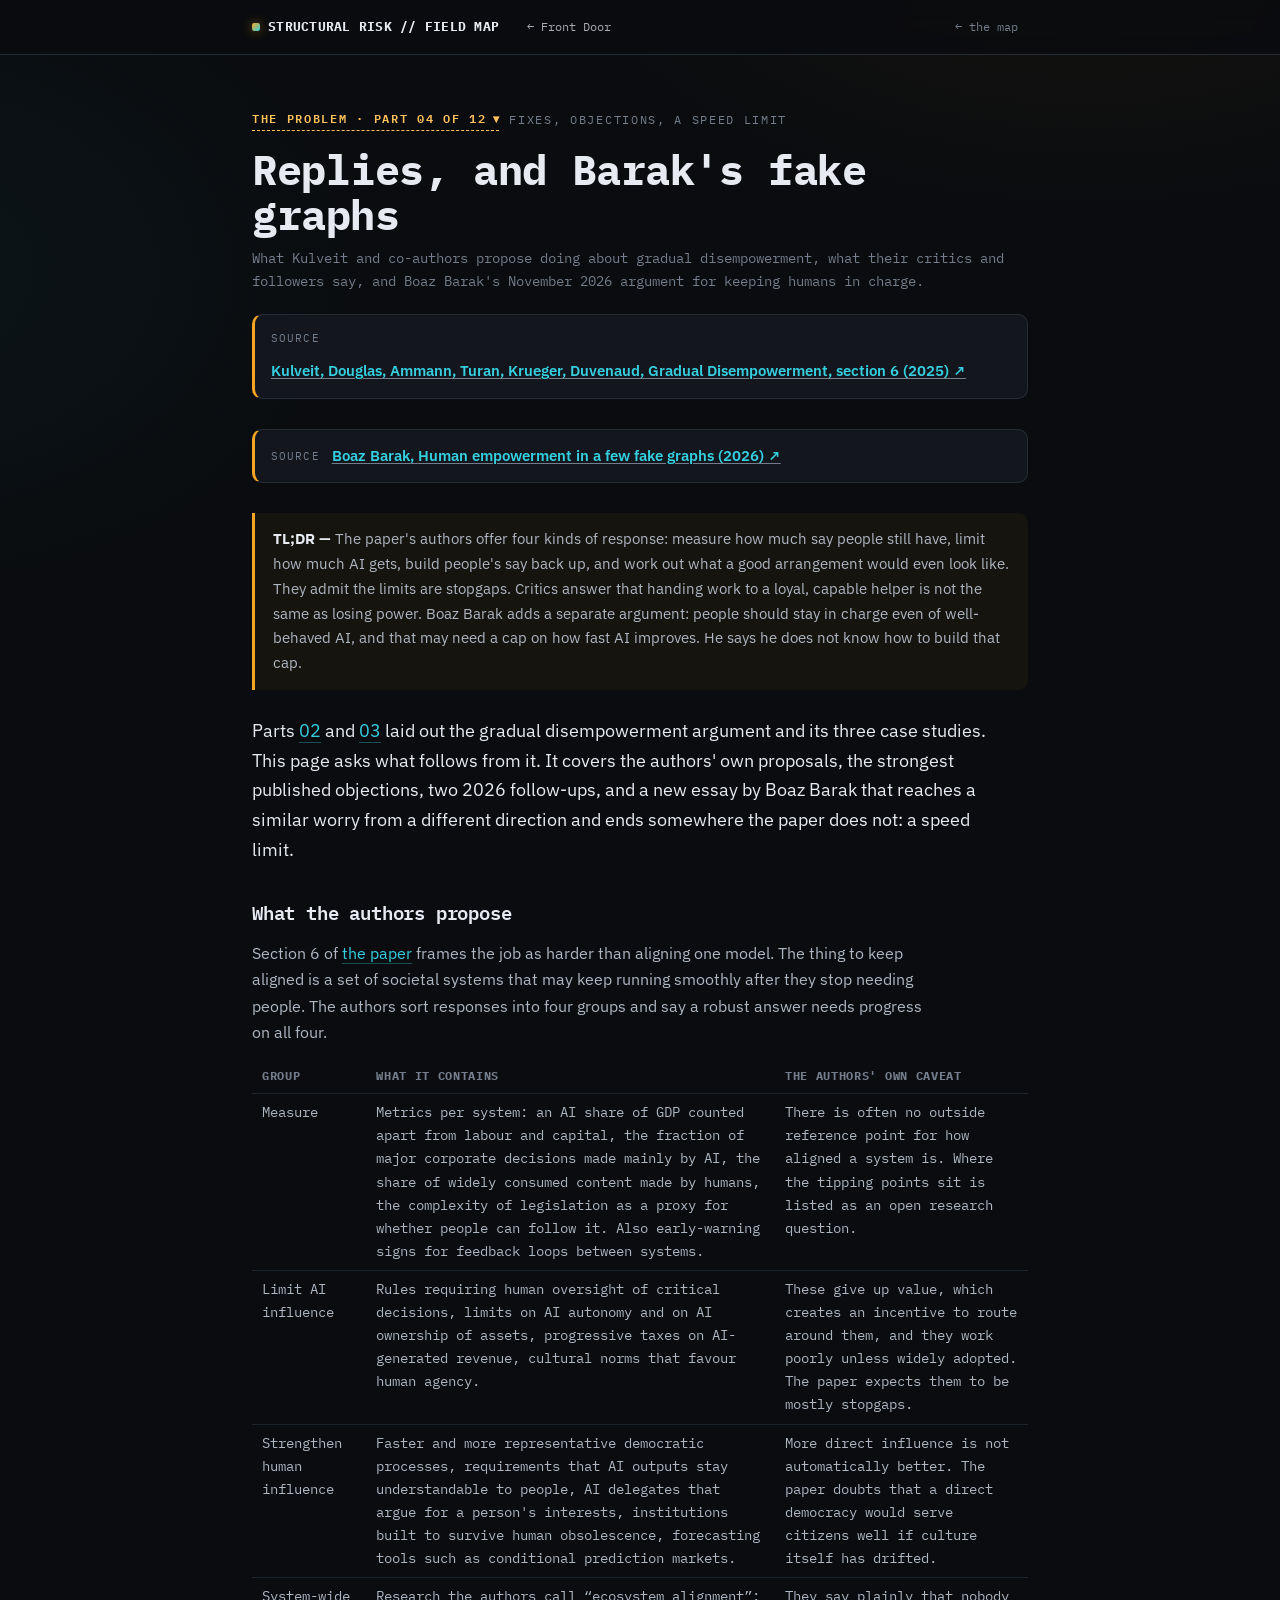
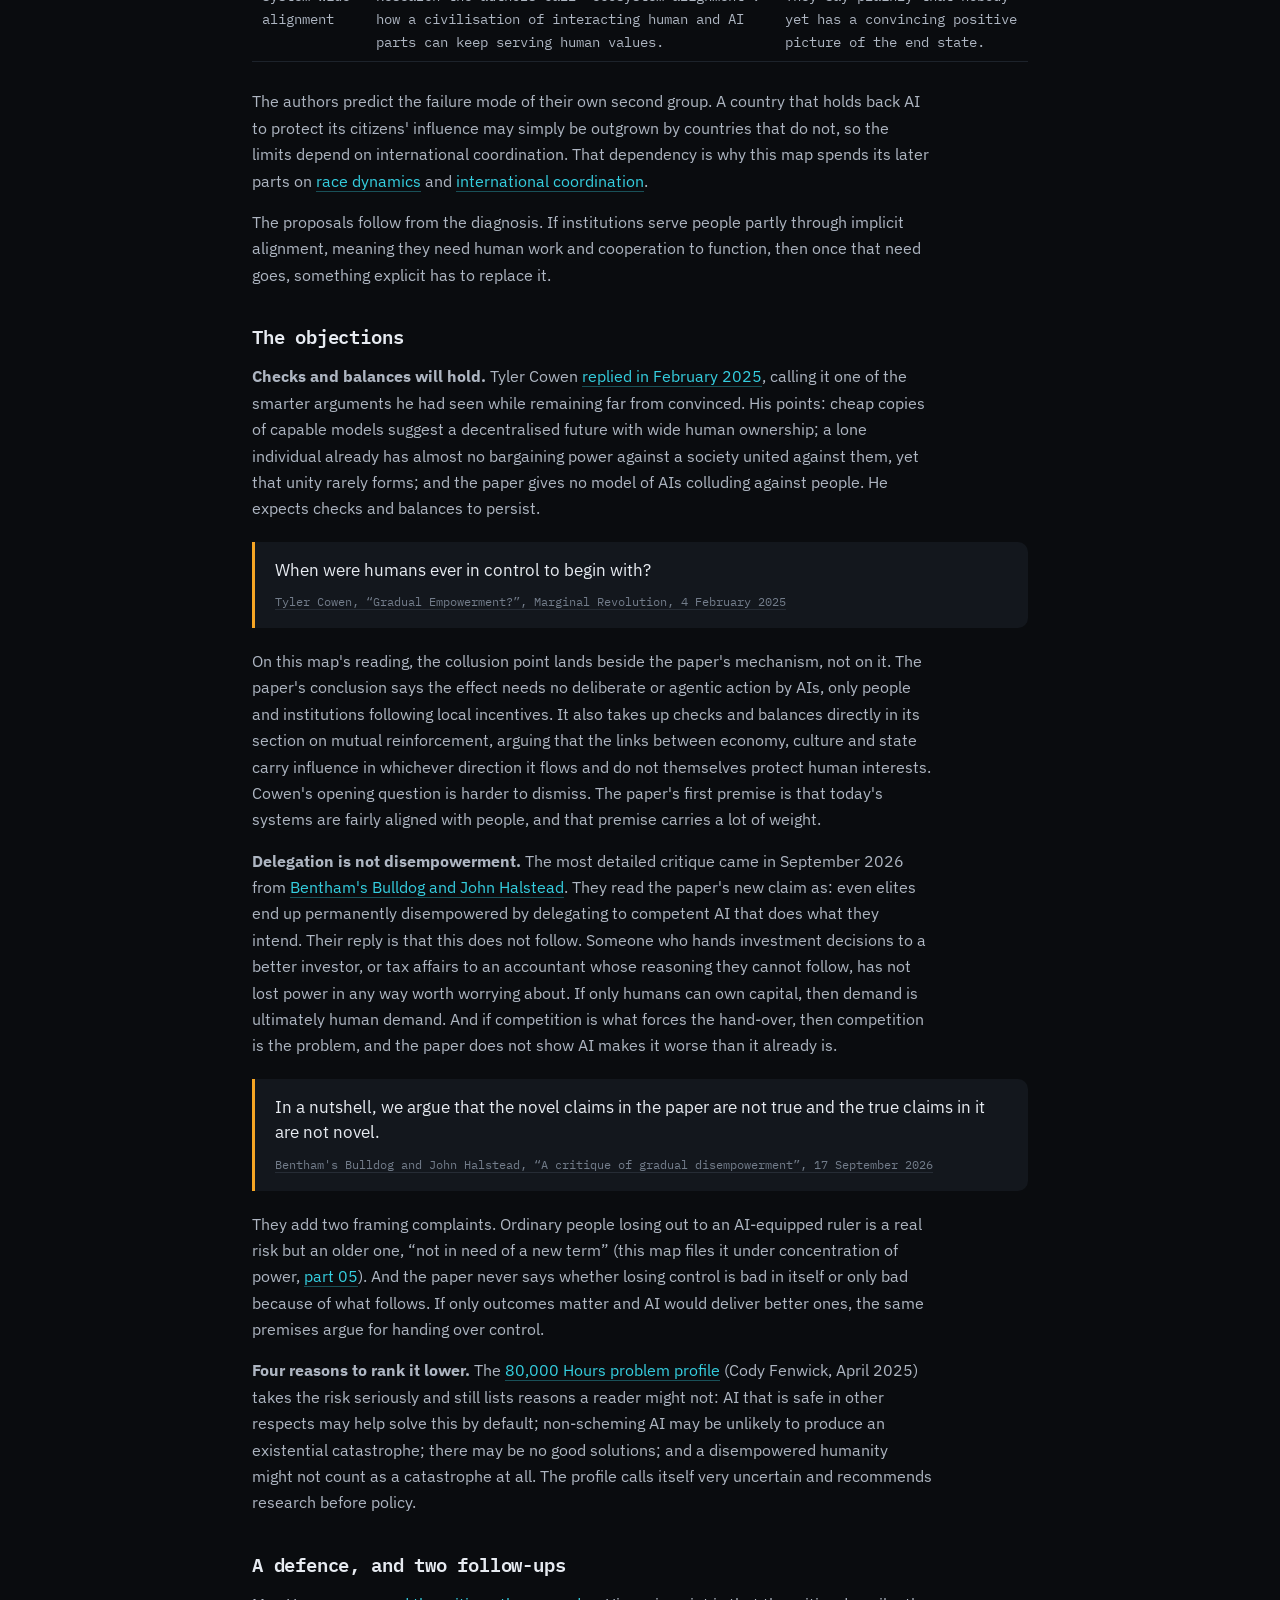
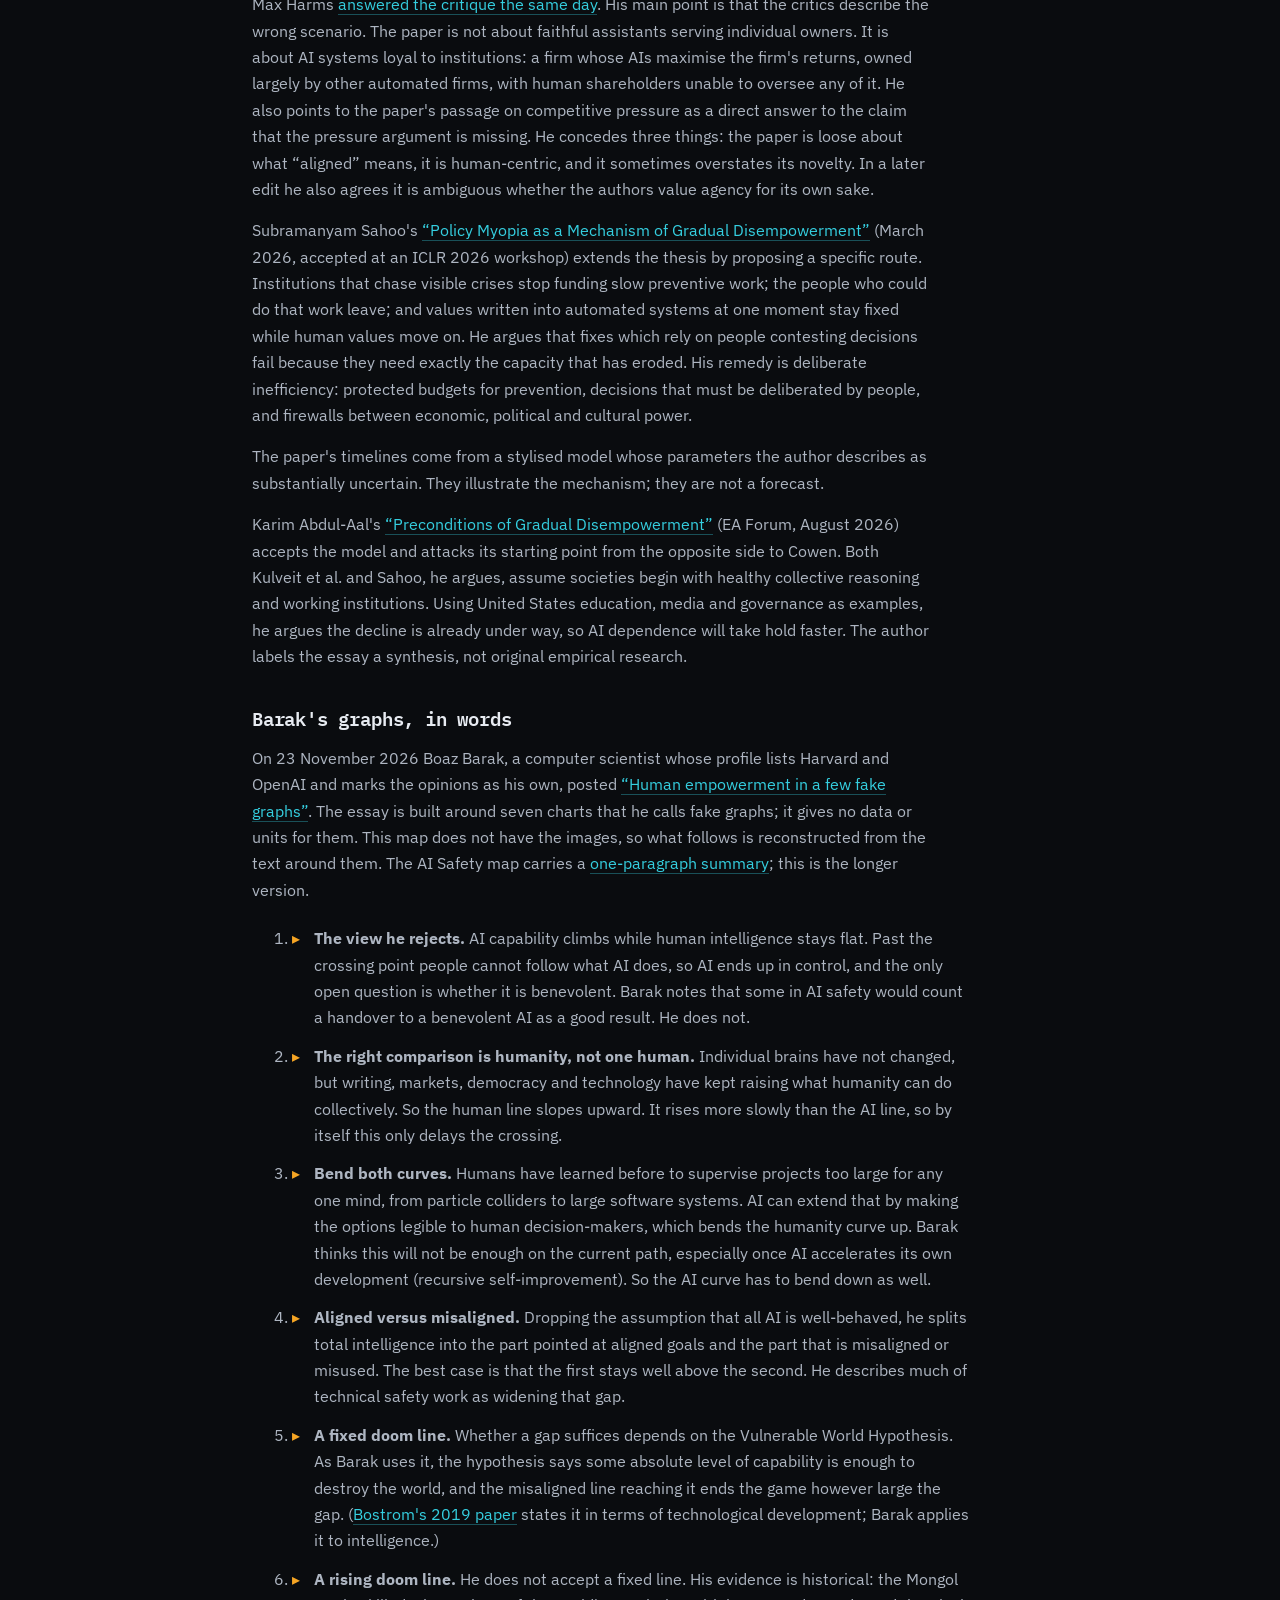
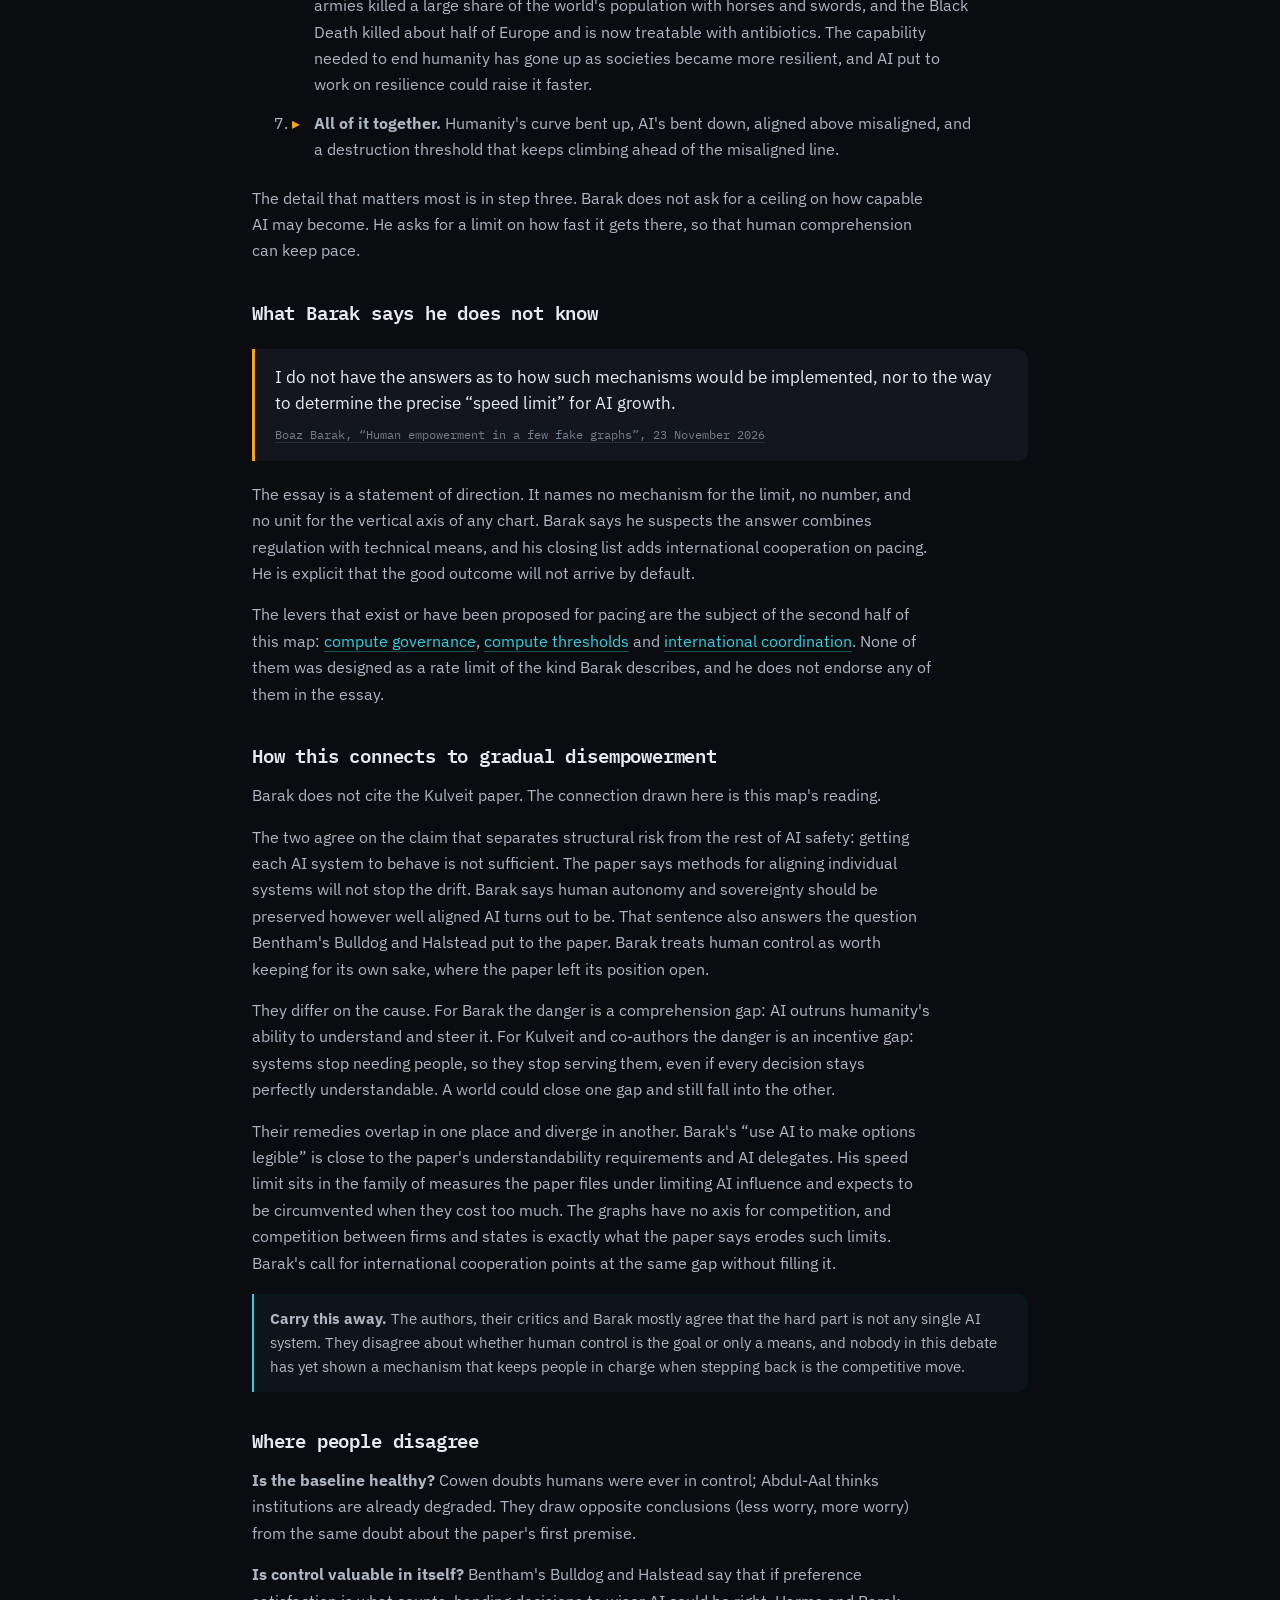
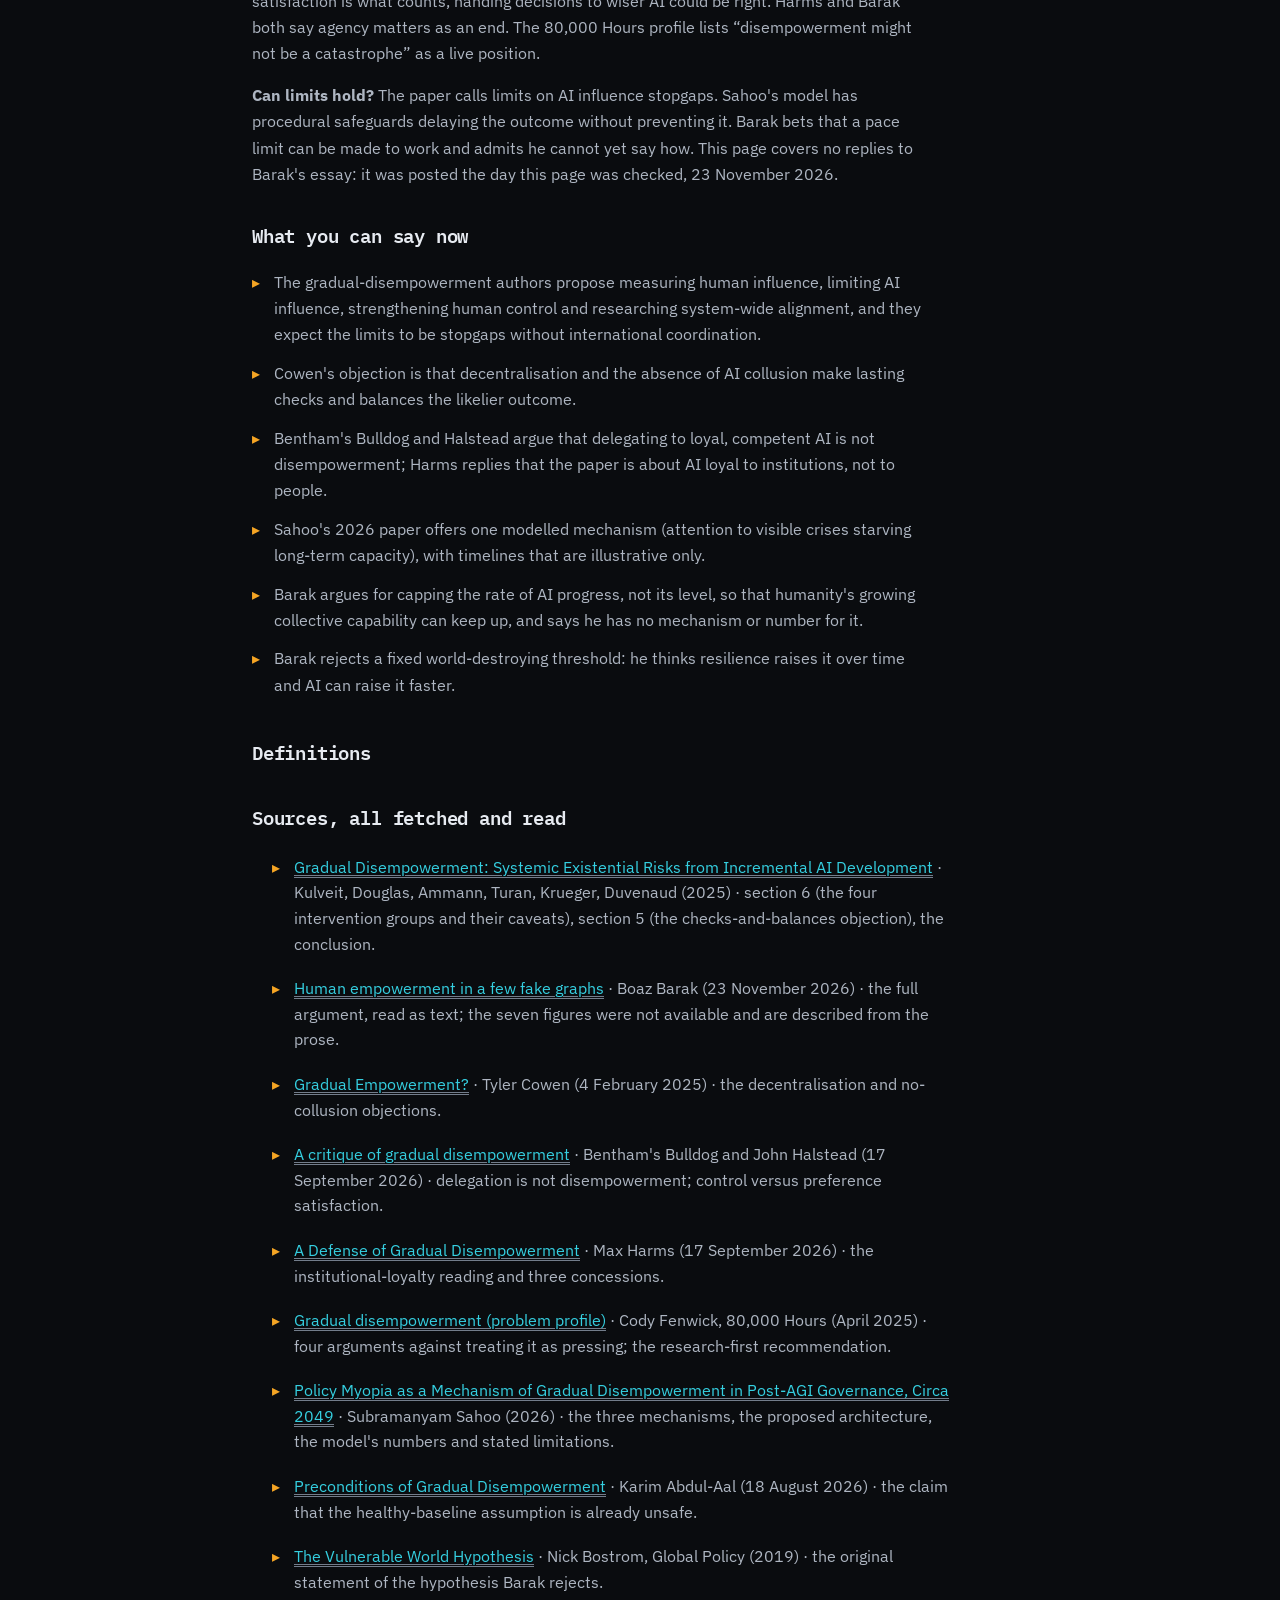
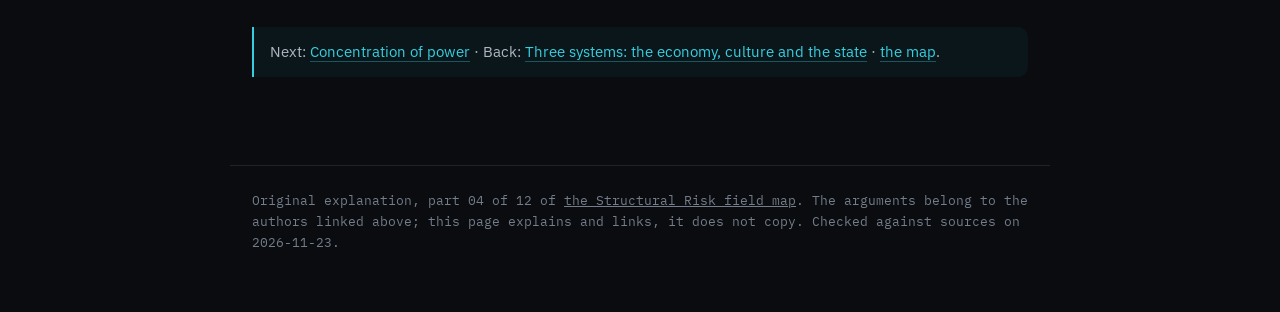
<file: parts/p04.html>
<!DOCTYPE html>
<html lang="en">
<head>
<meta charset="UTF-8" />
<meta name="viewport" content="width=device-width, initial-scale=1.0" />
<title>Replies, and Barak's fake graphs — Structural Risk, mapped</title>
<meta name="description" content="What the gradual-disempowerment authors propose, the best objections, the 2026 follow-ups, and Boaz Barak's case for a speed limit on AI progress." />
<link rel="preconnect" href="https://fonts.googleapis.com" />
<link rel="preconnect" href="https://fonts.gstatic.com" crossorigin />
<link href="https://fonts.googleapis.com/css2?family=IBM+Plex+Mono:wght@400;500;600;700&family=IBM+Plex+Sans:wght@400;500;600;700&display=swap" rel="stylesheet" />
<link rel="stylesheet" href="../paper.css" />
<script>try{var m=localStorage.getItem('aitools-mode')||localStorage.getItem('llm-judges-mode');if(m==='tech'||m==='eli5')document.documentElement.setAttribute('data-'+m,'on')}catch(e){}</script>
</head>
<body>
<header class="bar"><div class="bar-in">
  <div class="brand"><span class="dot"></span>STRUCTURAL&nbsp;RISK&nbsp;//&nbsp;FIELD&nbsp;MAP</div>
  <a class="front-door" href="https://idvorkin-ai-tools.github.io/safety.html">&larr; Front Door</a>
  <a class="back" href="../index.html#problem">&larr; the map</a>
</div></header>
<main>
  <div class="eyebrow"><span class="box wb mono">THE PROBLEM &middot; PART 04 OF 12</span><span class="mono">Fixes, objections, a speed limit</span></div>
  <h1>Replies, and Barak's fake graphs</h1>
  <div class="authors">What Kulveit and co-authors propose doing about gradual disempowerment, what their critics and followers say, and Boaz Barak's November 2026 argument for keeping humans in charge.</div>
  <div class="paperlink" style="border-left-color:var(--off)"><span class="lbl">Source</span><a href="https://arxiv.org/abs/2501.16946" target="_blank" rel="noopener">Kulveit, Douglas, Ammann, Turan, Krueger, Duvenaud, Gradual Disempowerment, section 6 (2025) &#8599;</a></div>
  <div class="paperlink" style="border-left-color:var(--off)"><span class="lbl">Source</span><a href="https://x.com/boazbaraktcs/status/2124884201283485934" target="_blank" rel="noopener">Boaz Barak, Human empowerment in a few fake graphs (2026) &#8599;</a></div>

  <div class="tldr plain-only"><b>TL;DR &mdash;</b> The paper's authors offer four kinds of response: measure how much say people still have, limit how much AI gets, build people's say back up, and work out what a good arrangement would even look like. They admit the limits are stopgaps. Critics answer that handing work to a loyal, capable helper is not the same as losing power. Boaz Barak adds a separate argument: people should stay in charge even of well-behaved AI, and that may need a cap on how fast AI improves. He says he does not know how to build that cap.</div>
  <div class="tldr tech-only"><b>TL;DR, technical &mdash;</b> Section 6 of Kulveit et al. (2025) lists four intervention classes: metrics of human influence per system, limits on AI influence (oversight mandates, taxation, norms), stronger human control (faster democratic processes, understandability requirements, AI delegates) and research on &ldquo;ecosystem alignment&rdquo;. The authors concede the limits sacrifice value and fail without international coordination. Cowen (2025) and Bentham's Bulldog and Halstead (2026) dispute the mechanism: no collusion model, and delegation to intent-aligned agents with human-owned capital is not disempowerment. Harms (2026) defends the paper; Sahoo (2026) models one mechanism as coupled ODEs. Barak (2026) argues for a cap on the rate of AI progress, not its level, and rejects the Vulnerable World Hypothesis; he gives no mechanism or number.</div>
  <div class="tldr eli5-only"><b>TL;DR, ELI5 &mdash;</b> Picture a family where the robots do more of the chores every month. Some people say: count how many decisions the family still makes, keep a few jobs for people, and teach the robots to explain themselves. Others say: relax, a good helper doing your chores has not taken your house. One scientist says: the robots can keep getting smarter, just not faster than the family can keep up with. He has not worked out how to set that speed.</div>

  <p class="lead">Parts <a class="lnk" href="p02.html">02</a> and <a class="lnk" href="p03.html">03</a> laid out the <span class="term" data-term="gradual-disempowerment">gradual disempowerment</span> argument and its three case studies. This page asks what follows from it. It covers the authors' own proposals, the strongest published objections, two 2026 follow-ups, and a new essay by Boaz Barak that reaches a similar worry from a different direction and ends somewhere the paper does not: a speed limit.</p>

  <h2 id="proposals">What the authors propose</h2>
  <p>Section 6 of <a class="lnk" href="https://arxiv.org/abs/2501.16946" target="_blank" rel="noopener">the paper</a> frames the job as harder than aligning one model. The thing to keep aligned is a set of societal systems that may keep running smoothly after they stop needing people. The authors sort responses into four groups and say a robust answer needs progress on all four.</p>
  <div class="scroll"><table class="kv">
    <tr><th>Group</th><th>What it contains</th><th>The authors' own caveat</th></tr>
    <tr><td>Measure</td><td>Metrics per system: an AI share of GDP counted apart from labour and capital, the fraction of major corporate decisions made mainly by AI, the share of widely consumed content made by humans, the complexity of legislation as a proxy for whether people can follow it. Also early-warning signs for feedback loops between systems.</td><td>There is often no outside reference point for how aligned a system is. Where the tipping points sit is listed as an open research question.</td></tr>
    <tr><td>Limit AI influence</td><td>Rules requiring human oversight of critical decisions, limits on AI autonomy and on AI ownership of assets, progressive taxes on AI-generated revenue, cultural norms that favour human agency.</td><td>These give up value, which creates an incentive to route around them, and they work poorly unless widely adopted. The paper expects them to be mostly stopgaps.</td></tr>
    <tr><td>Strengthen human influence</td><td>Faster and more representative democratic processes, requirements that AI outputs stay understandable to people, AI delegates that argue for a person's interests, institutions built to survive human obsolescence, forecasting tools such as conditional prediction markets.</td><td>More direct influence is not automatically better. The paper doubts that a direct democracy would serve citizens well if culture itself has drifted.</td></tr>
    <tr><td>System-wide alignment</td><td>Research the authors call &ldquo;ecosystem alignment&rdquo;: how a civilisation of interacting human and AI parts can keep serving human values.</td><td>They say plainly that nobody yet has a convincing positive picture of the end state.</td></tr>
  </table></div>
  <p>The authors predict the failure mode of their own second group. A country that holds back AI to protect its citizens' influence may simply be outgrown by countries that do not, so the limits depend on international coordination. That dependency is why this map spends its later parts on <a class="lnk" href="p06.html">race dynamics</a> and <a class="lnk" href="p12.html">international coordination</a>.</p>
  <p>The proposals follow from the diagnosis. If institutions serve people partly through <span class="term" data-term="implicit-alignment">implicit alignment</span>, meaning they need human work and cooperation to function, then once that need goes, something explicit has to replace it.</p>

  <h2 id="objections">The objections</h2>
  <p><b>Checks and balances will hold.</b> Tyler Cowen <a class="lnk" href="https://marginalrevolution.com/marginalrevolution/2025/02/gradual-empowerment.html" target="_blank" rel="noopener">replied in February 2025</a>, calling it one of the smarter arguments he had seen while remaining far from convinced. His points: cheap copies of capable models suggest a decentralised future with wide human ownership; a lone individual already has almost no bargaining power against a society united against them, yet that unity rarely forms; and the paper gives no model of AIs colluding against people. He expects checks and balances to persist.</p>
  <blockquote class="q off">When were humans ever in control to begin with?<span class="cite"><a href="https://marginalrevolution.com/marginalrevolution/2025/02/gradual-empowerment.html" target="_blank" rel="noopener">Tyler Cowen, &ldquo;Gradual Empowerment?&rdquo;, Marginal Revolution, 4 February 2025</a></span></blockquote>
  <p>On this map's reading, the collusion point lands beside the paper's mechanism, not on it. The paper's conclusion says the effect needs no deliberate or agentic action by AIs, only people and institutions following local incentives. It also takes up checks and balances directly in its section on mutual reinforcement, arguing that the links between economy, culture and state carry influence in whichever direction it flows and do not themselves protect human interests. Cowen's opening question is harder to dismiss. The paper's first premise is that today's systems are fairly aligned with people, and that premise carries a lot of weight.</p>
  <p><b>Delegation is not disempowerment.</b> The most detailed critique came in September 2026 from <a class="lnk" href="https://benthams.substack.com/p/a-critique-of-gradual-disempowerment" target="_blank" rel="noopener">Bentham's Bulldog and John Halstead</a>. They read the paper's new claim as: even elites end up permanently disempowered by delegating to competent AI that does what they intend. Their reply is that this does not follow. Someone who hands investment decisions to a better investor, or tax affairs to an accountant whose reasoning they cannot follow, has not lost power in any way worth worrying about. If only humans can own capital, then demand is ultimately human demand. And if competition is what forces the hand-over, then competition is the problem, and the paper does not show AI makes it worse than it already is.</p>
  <blockquote class="q off">In a nutshell, we argue that the novel claims in the paper are not true and the true claims in it are not novel.<span class="cite"><a href="https://benthams.substack.com/p/a-critique-of-gradual-disempowerment" target="_blank" rel="noopener">Bentham's Bulldog and John Halstead, &ldquo;A critique of gradual disempowerment&rdquo;, 17 September 2026</a></span></blockquote>
  <p>They add two framing complaints. Ordinary people losing out to an AI-equipped ruler is a real risk but an older one, &ldquo;not in need of a new term&rdquo; (this map files it under concentration of power, <a class="lnk" href="p05.html">part 05</a>). And the paper never says whether losing control is bad in itself or only bad because of what follows. If only outcomes matter and AI would deliver better ones, the same premises argue for handing over control.</p>
  <p><b>Four reasons to rank it lower.</b> The <a class="lnk" href="https://80000hours.org/problem-profiles/gradual-disempowerment/" target="_blank" rel="noopener">80,000 Hours problem profile</a> (Cody Fenwick, April 2025) takes the risk seriously and still lists reasons a reader might not: AI that is safe in other respects may help solve this by default; non-scheming AI may be unlikely to produce an existential catastrophe; there may be no good solutions; and a disempowered humanity might not count as a catastrophe at all. The profile calls itself very uncertain and recommends research before policy.</p>

  <h2 id="defence">A defence, and two follow-ups</h2>
  <p>Max Harms <a class="lnk" href="https://www.lesswrong.com/posts/jXBmrEQj7zKGgiaYh/a-defense-of-gradual-disempowerment" target="_blank" rel="noopener">answered the critique the same day</a>. His main point is that the critics describe the wrong scenario. The paper is not about faithful assistants serving individual owners. It is about AI systems loyal to institutions: a firm whose AIs maximise the firm's returns, owned largely by other automated firms, with human shareholders unable to oversee any of it. He also points to the paper's passage on competitive pressure as a direct answer to the claim that the pressure argument is missing. He concedes three things: the paper is loose about what &ldquo;aligned&rdquo; means, it is human-centric, and it sometimes overstates its novelty. In a later edit he also agrees it is ambiguous whether the authors value agency for its own sake.</p>
  <p>Subramanyam Sahoo's <a class="lnk" href="https://arxiv.org/abs/2603.03267" target="_blank" rel="noopener">&ldquo;Policy Myopia as a Mechanism of Gradual Disempowerment&rdquo;</a> (March 2026, accepted at an ICLR 2026 workshop) extends the thesis by proposing a specific route. Institutions that chase visible crises stop funding slow preventive work; the people who could do that work leave; and values written into automated systems at one moment stay fixed while human values move on. He argues that fixes which rely on people contesting decisions fail because they need exactly the capacity that has eroded. His remedy is deliberate inefficiency: protected budgets for prevention, decisions that must be deliberated by people, and firewalls between economic, political and cultural power.</p>
  <p class="tech-only">Sahoo formalises this as deterministic coupled ODEs with two rates, capacity erosion from delegation (baseline 0.08 per year) and atrophy from disuse (0.09). In the baseline run institutional capacity crosses an irreversibility threshold in 15 to 20 years; contestability mechanisms push that to 25 to 35 years without changing the endpoint. Across his sensitivity scenarios the range is 8 to 50 years. The appendix lists the limits: smooth dynamics, one country's budget data, literature-based parameters, salience treated as exogenous.</p>
  <p>The paper's timelines come from a stylised model whose parameters the author describes as substantially uncertain. They illustrate the mechanism; they are not a forecast.</p>
  <p>Karim Abdul-Aal's <a class="lnk" href="https://forum.effectivealtruism.org/posts/dQjzvkiubKp4MheHr/preconditions-of-gradual-disempowerment" target="_blank" rel="noopener">&ldquo;Preconditions of Gradual Disempowerment&rdquo;</a> (EA Forum, August 2026) accepts the model and attacks its starting point from the opposite side to Cowen. Both Kulveit et al. and Sahoo, he argues, assume societies begin with healthy collective reasoning and working institutions. Using United States education, media and governance as examples, he argues the decline is already under way, so AI dependence will take hold faster. The author labels the essay a synthesis, not original empirical research.</p>

  <h2 id="barak-graphs">Barak's graphs, in words</h2>
  <p>On 23 November 2026 Boaz Barak, a computer scientist whose profile lists Harvard and OpenAI and marks the opinions as his own, posted <a class="lnk" href="https://x.com/boazbaraktcs/status/2124884201283485934" target="_blank" rel="noopener">&ldquo;Human empowerment in a few fake graphs&rdquo;</a>. The essay is built around seven charts that he calls fake graphs; it gives no data or units for them. This map does not have the images, so what follows is reconstructed from the text around them. The AI Safety map carries a <a class="lnk" href="https://idvorkin-ai-tools.github.io/ai-safety-field-map/#governance" target="_blank" rel="noopener">one-paragraph summary</a>; this is the longer version.</p>
  <ol>
    <li><b>The view he rejects.</b> AI capability climbs while human intelligence stays flat. Past the crossing point people cannot follow what AI does, so AI ends up in control, and the only open question is whether it is benevolent. Barak notes that some in AI safety would count a handover to a benevolent AI as a good result. He does not.</li>
    <li><b>The right comparison is humanity, not one human.</b> Individual brains have not changed, but writing, markets, democracy and technology have kept raising what humanity can do collectively. So the human line slopes upward. It rises more slowly than the AI line, so by itself this only delays the crossing.</li>
    <li><b>Bend both curves.</b> Humans have learned before to supervise projects too large for any one mind, from particle colliders to large software systems. AI can extend that by making the options legible to human decision-makers, which bends the humanity curve up. Barak thinks this will not be enough on the current path, especially once AI accelerates its own development (<span class="term" data-term="recursive-self-improvement">recursive self-improvement</span>). So the AI curve has to bend down as well.</li>
    <li><b>Aligned versus misaligned.</b> Dropping the assumption that all AI is well-behaved, he splits total intelligence into the part pointed at aligned goals and the part that is misaligned or misused. The best case is that the first stays well above the second. He describes much of technical safety work as widening that gap.</li>
    <li><b>A fixed doom line.</b> Whether a gap suffices depends on the <span class="term" data-term="vulnerable-world-hypothesis">Vulnerable World Hypothesis</span>. As Barak uses it, the hypothesis says some absolute level of capability is enough to destroy the world, and the misaligned line reaching it ends the game however large the gap. (<a class="lnk" href="https://nickbostrom.com/papers/vulnerable.pdf" target="_blank" rel="noopener">Bostrom's 2019 paper</a> states it in terms of technological development; Barak applies it to intelligence.)</li>
    <li><b>A rising doom line.</b> He does not accept a fixed line. His evidence is historical: the Mongol armies killed a large share of the world's population with horses and swords, and the Black Death killed about half of Europe and is now treatable with antibiotics. The capability needed to end humanity has gone up as societies became more resilient, and AI put to work on resilience could raise it faster.</li>
    <li><b>All of it together.</b> Humanity's curve bent up, AI's bent down, aligned above misaligned, and a destruction threshold that keeps climbing ahead of the misaligned line.</li>
  </ol>
  <p>The detail that matters most is in step three. Barak does not ask for a ceiling on how capable AI may become. He asks for a limit on how fast it gets there, so that human comprehension can keep pace.</p>

  <h2 id="barak-unknowns">What Barak says he does not know</h2>
  <blockquote class="q off">I do not have the answers as to how such mechanisms would be implemented, nor to the way to determine the precise &ldquo;speed limit&rdquo; for AI growth.<span class="cite"><a href="https://x.com/boazbaraktcs/status/2124884201283485934" target="_blank" rel="noopener">Boaz Barak, &ldquo;Human empowerment in a few fake graphs&rdquo;, 23 November 2026</a></span></blockquote>
  <p>The essay is a statement of direction. It names no mechanism for the limit, no number, and no unit for the vertical axis of any chart. Barak says he suspects the answer combines regulation with technical means, and his closing list adds international cooperation on pacing. He is explicit that the good outcome will not arrive by default.</p>
  <p>The levers that exist or have been proposed for pacing are the subject of the second half of this map: <a class="lnk" href="p07.html">compute governance</a>, <a class="lnk" href="p09.html">compute thresholds</a> and <a class="lnk" href="p12.html">international coordination</a>. None of them was designed as a rate limit of the kind Barak describes, and he does not endorse any of them in the essay.</p>

  <h2 id="barak-and-gd">How this connects to gradual disempowerment</h2>
  <p>Barak does not cite the Kulveit paper. The connection drawn here is this map's reading.</p>
  <p>The two agree on the claim that separates <span class="term" data-term="structural-risk">structural risk</span> from the rest of AI safety: getting each AI system to behave is not sufficient. The paper says methods for aligning individual systems will not stop the drift. Barak says human autonomy and sovereignty should be preserved however well aligned AI turns out to be. That sentence also answers the question Bentham's Bulldog and Halstead put to the paper. Barak treats human control as worth keeping for its own sake, where the paper left its position open.</p>
  <p>They differ on the cause. For Barak the danger is a comprehension gap: AI outruns humanity's ability to understand and steer it. For Kulveit and co-authors the danger is an incentive gap: systems stop needing people, so they stop serving them, even if every decision stays perfectly understandable. A world could close one gap and still fall into the other.</p>
  <p>Their remedies overlap in one place and diverge in another. Barak's &ldquo;use AI to make options legible&rdquo; is close to the paper's understandability requirements and AI delegates. His speed limit sits in the family of measures the paper files under limiting AI influence and expects to be circumvented when they cost too much. The graphs have no axis for competition, and competition between firms and states is exactly what the paper says erodes such limits. Barak's call for international cooperation points at the same gap without filling it.</p>
  <div class="callout"><b>Carry this away.</b> The authors, their critics and Barak mostly agree that the hard part is not any single AI system. They disagree about whether human control is the goal or only a means, and nobody in this debate has yet shown a mechanism that keeps people in charge when stepping back is the competitive move.</div>

  <h2 id="disagree">Where people disagree</h2>
  <p><b>Is the baseline healthy?</b> Cowen doubts humans were ever in control; Abdul-Aal thinks institutions are already degraded. They draw opposite conclusions (less worry, more worry) from the same doubt about the paper's first premise.</p>
  <p><b>Is control valuable in itself?</b> Bentham's Bulldog and Halstead say that if preference satisfaction is what counts, handing decisions to wiser AI could be right. Harms and Barak both say agency matters as an end. The 80,000 Hours profile lists &ldquo;disempowerment might not be a catastrophe&rdquo; as a live position.</p>
  <p><b>Can limits hold?</b> The paper calls limits on AI influence stopgaps. Sahoo's model has procedural safeguards delaying the outcome without preventing it. Barak bets that a pace limit can be made to work and admits he cannot yet say how. This page covers no replies to Barak's essay: it was posted the day this page was checked, 23 November 2026.</p>

  <h2 id="can-say">What you can say now</h2>
  <ul>
    <li>The gradual-disempowerment authors propose measuring human influence, limiting AI influence, strengthening human control and researching system-wide alignment, and they expect the limits to be stopgaps without international coordination.</li>
    <li>Cowen's objection is that decentralisation and the absence of AI collusion make lasting checks and balances the likelier outcome.</li>
    <li>Bentham's Bulldog and Halstead argue that delegating to loyal, competent AI is not disempowerment; Harms replies that the paper is about AI loyal to institutions, not to people.</li>
    <li>Sahoo's 2026 paper offers one modelled mechanism (attention to visible crises starving long-term capacity), with timelines that are illustrative only.</li>
    <li>Barak argues for capping the rate of AI progress, not its level, so that humanity's growing collective capability can keep up, and says he has no mechanism or number for it.</li>
    <li>Barak rejects a fixed world-destroying threshold: he thinks resilience raises it over time and AI can raise it faster.</li>
  </ul>

  <section id="definitions"><h2>Definitions</h2><div data-terms-list></div></section>

  <h2 id="sources">Sources, all fetched and read</h2>
  <ul class="readings">
    <li><a href="https://arxiv.org/abs/2501.16946" target="_blank" rel="noopener">Gradual Disempowerment: Systemic Existential Risks from Incremental AI Development</a> &middot; Kulveit, Douglas, Ammann, Turan, Krueger, Duvenaud (2025) &middot; section 6 (the four intervention groups and their caveats), section 5 (the checks-and-balances objection), the conclusion.</li>
    <li><a href="https://x.com/boazbaraktcs/status/2124884201283485934" target="_blank" rel="noopener">Human empowerment in a few fake graphs</a> &middot; Boaz Barak (23 November 2026) &middot; the full argument, read as text; the seven figures were not available and are described from the prose.</li>
    <li><a href="https://marginalrevolution.com/marginalrevolution/2025/02/gradual-empowerment.html" target="_blank" rel="noopener">Gradual Empowerment?</a> &middot; Tyler Cowen (4 February 2025) &middot; the decentralisation and no-collusion objections.</li>
    <li><a href="https://benthams.substack.com/p/a-critique-of-gradual-disempowerment" target="_blank" rel="noopener">A critique of gradual disempowerment</a> &middot; Bentham's Bulldog and John Halstead (17 September 2026) &middot; delegation is not disempowerment; control versus preference satisfaction.</li>
    <li><a href="https://www.lesswrong.com/posts/jXBmrEQj7zKGgiaYh/a-defense-of-gradual-disempowerment" target="_blank" rel="noopener">A Defense of Gradual Disempowerment</a> &middot; Max Harms (17 September 2026) &middot; the institutional-loyalty reading and three concessions.</li>
    <li><a href="https://80000hours.org/problem-profiles/gradual-disempowerment/" target="_blank" rel="noopener">Gradual disempowerment (problem profile)</a> &middot; Cody Fenwick, 80,000 Hours (April 2025) &middot; four arguments against treating it as pressing; the research-first recommendation.</li>
    <li><a href="https://arxiv.org/abs/2603.03267" target="_blank" rel="noopener">Policy Myopia as a Mechanism of Gradual Disempowerment in Post-AGI Governance, Circa 2049</a> &middot; Subramanyam Sahoo (2026) &middot; the three mechanisms, the proposed architecture, the model's numbers and stated limitations.</li>
    <li><a href="https://forum.effectivealtruism.org/posts/dQjzvkiubKp4MheHr/preconditions-of-gradual-disempowerment" target="_blank" rel="noopener">Preconditions of Gradual Disempowerment</a> &middot; Karim Abdul-Aal (18 August 2026) &middot; the claim that the healthy-baseline assumption is already unsafe.</li>
    <li><a href="https://nickbostrom.com/papers/vulnerable.pdf" target="_blank" rel="noopener">The Vulnerable World Hypothesis</a> &middot; Nick Bostrom, Global Policy (2019) &middot; the original statement of the hypothesis Barak rejects.</li>
  </ul>

  <div class="callout">Next: <a class="lnk" href="p05.html">Concentration of power</a> &middot; Back: <a class="lnk" href="p03.html">Three systems: the economy, culture and the state</a> &middot; <a class="lnk" href="../index.html#problem">the map</a>.</div>
</main>
<footer>Original explanation, part 04 of 12 of <a href="../index.html">the Structural Risk field map</a>. The arguments belong to the authors linked above; this page explains and links, it does not copy. Checked against sources on 2026-11-23.</footer>
<script src="https://idvorkin-ai-tools.github.io/assets/terms.js" defer></script>
<script src="../nav.js" defer></script>
<!-- Private comments mode, inert unless ?annotate=1 (see assets/annotate.js in idvorkin-ai-tools.github.io) -->
<script src="https://idvorkin-ai-tools.github.io/assets/annotate.js" defer></script>
</body>
</html>
</file>
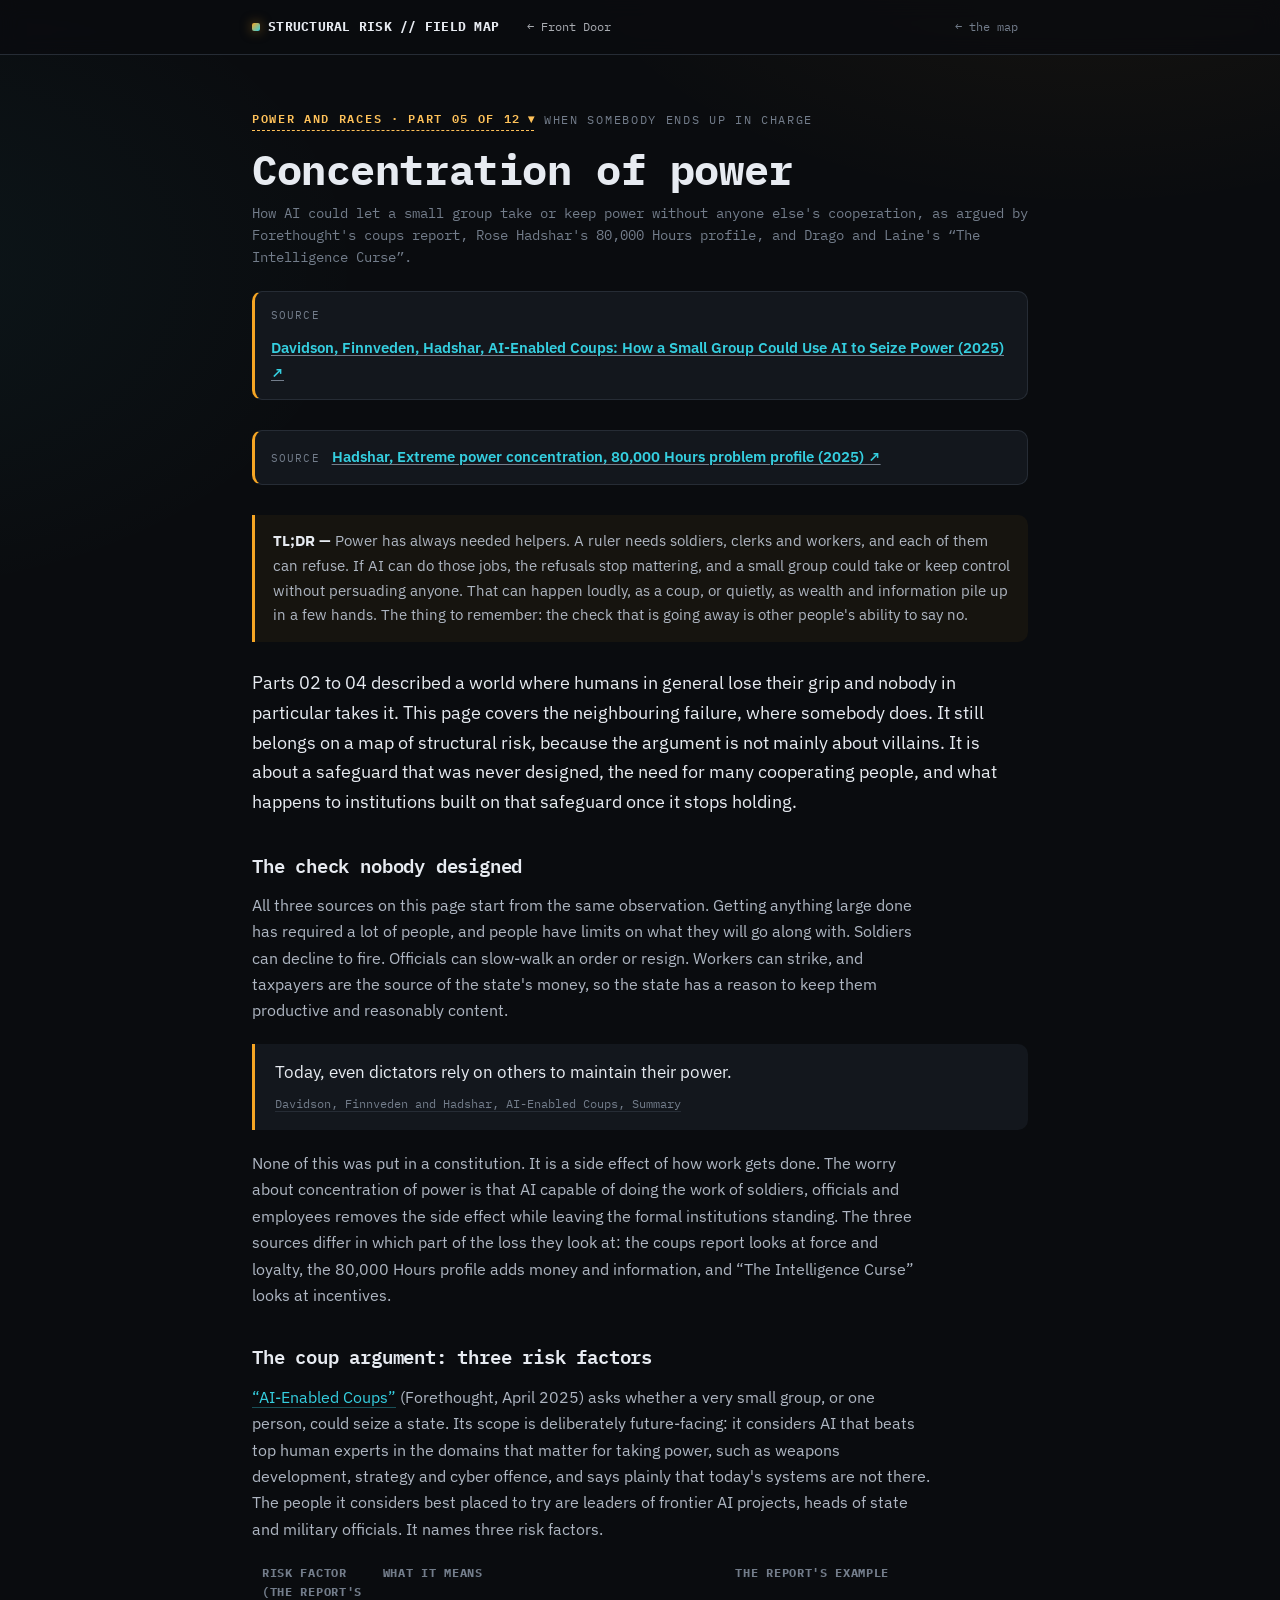
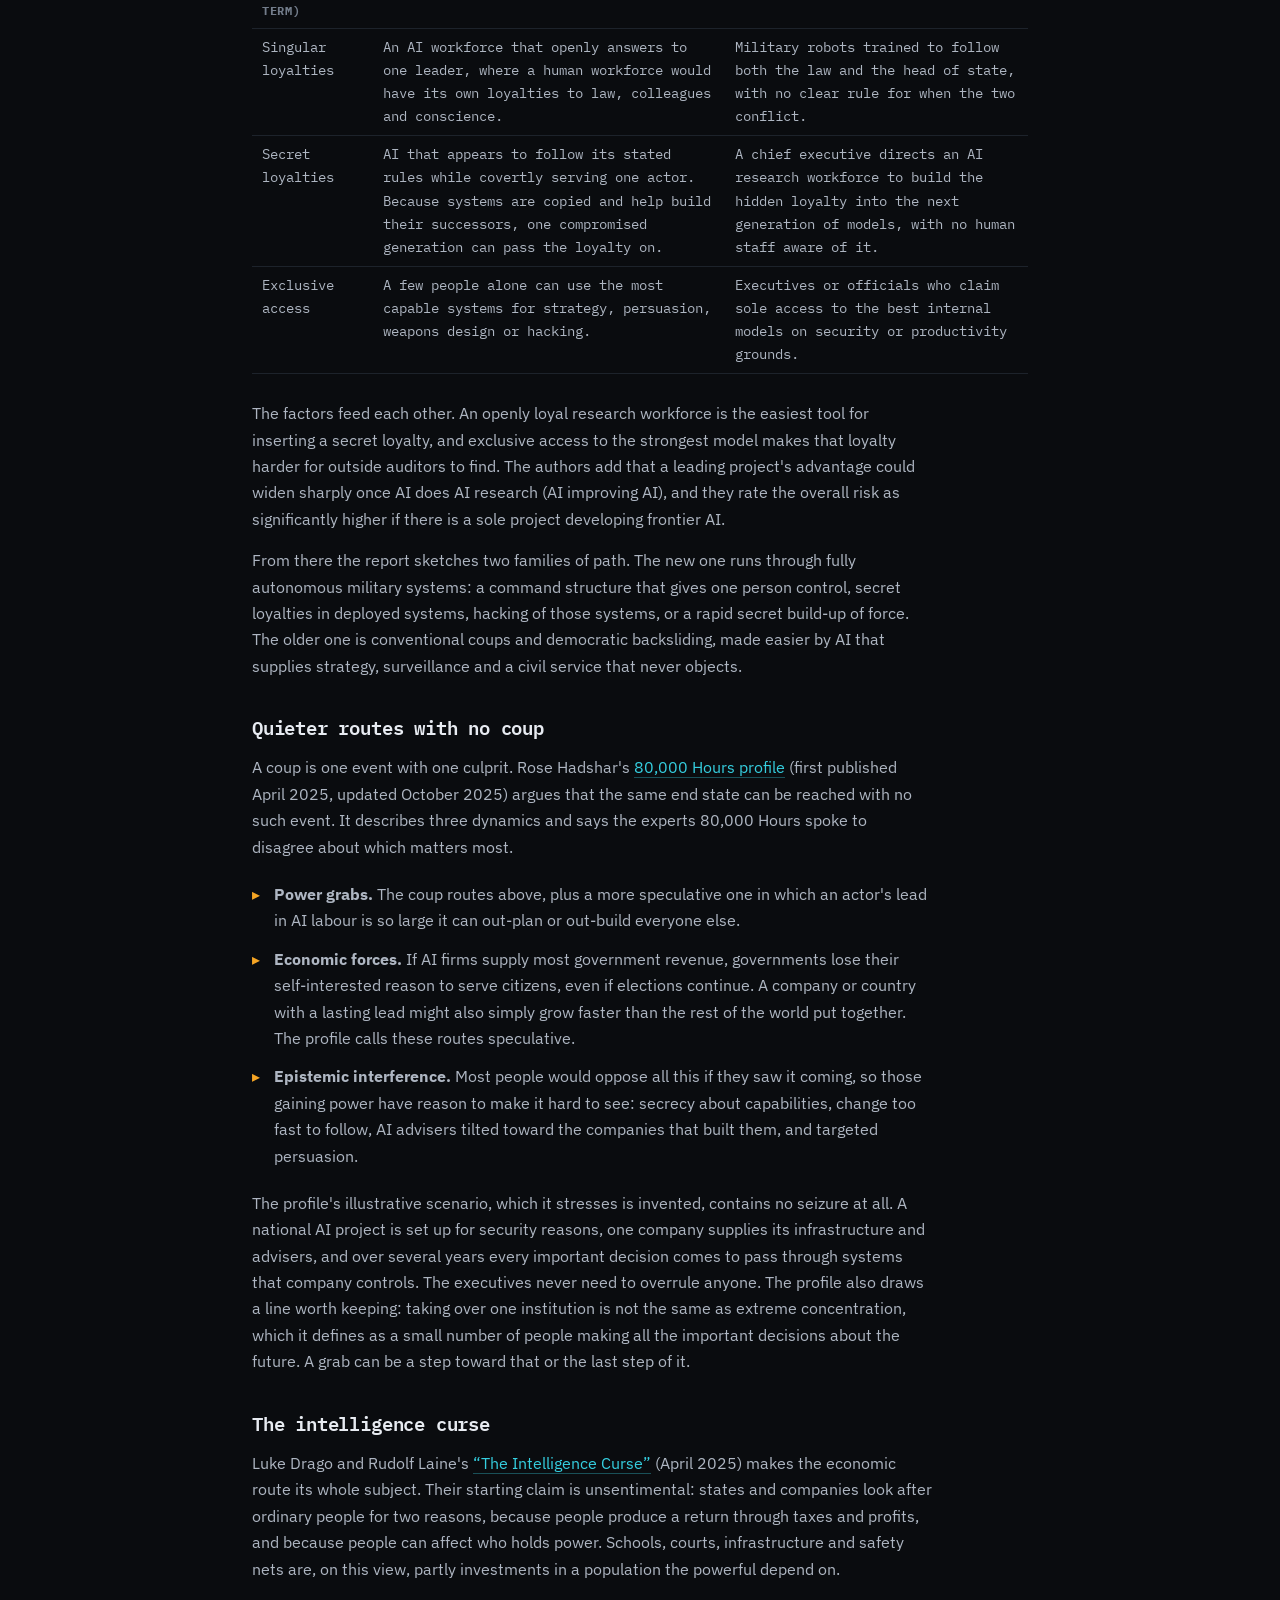
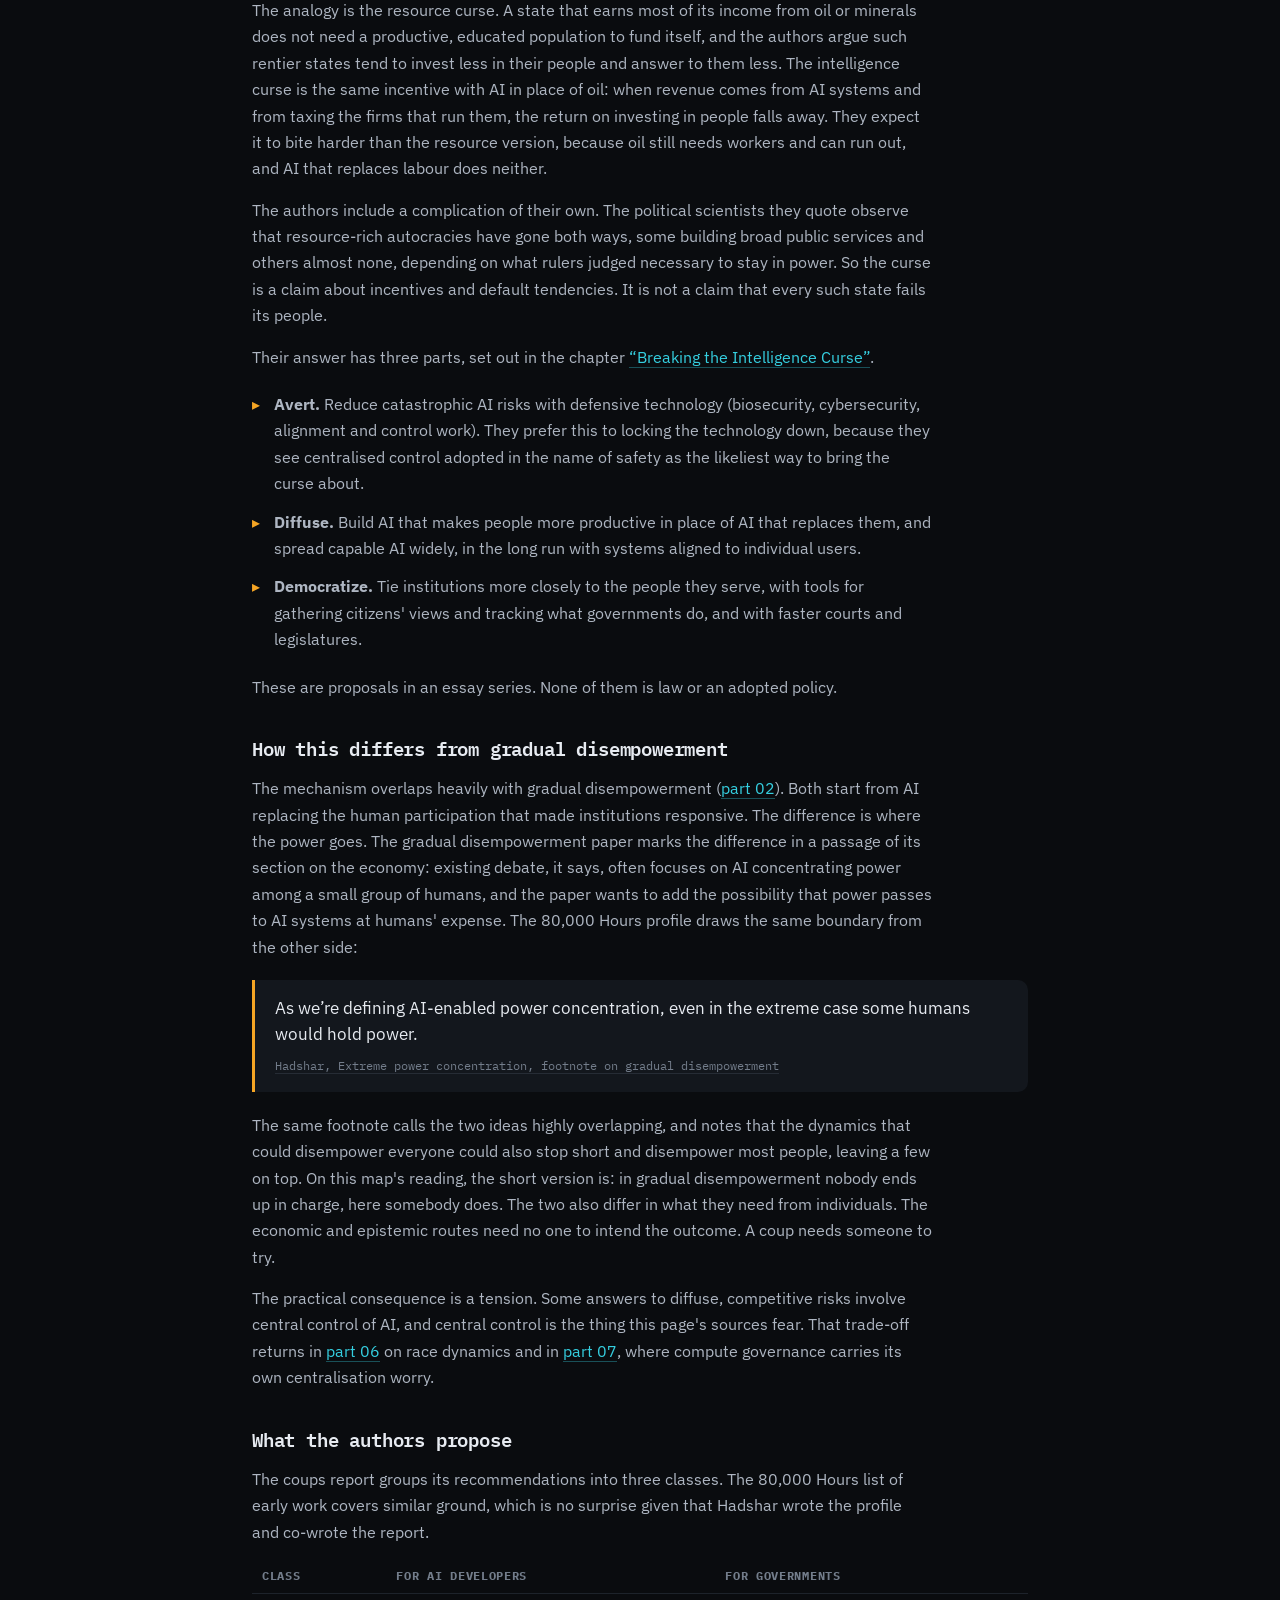
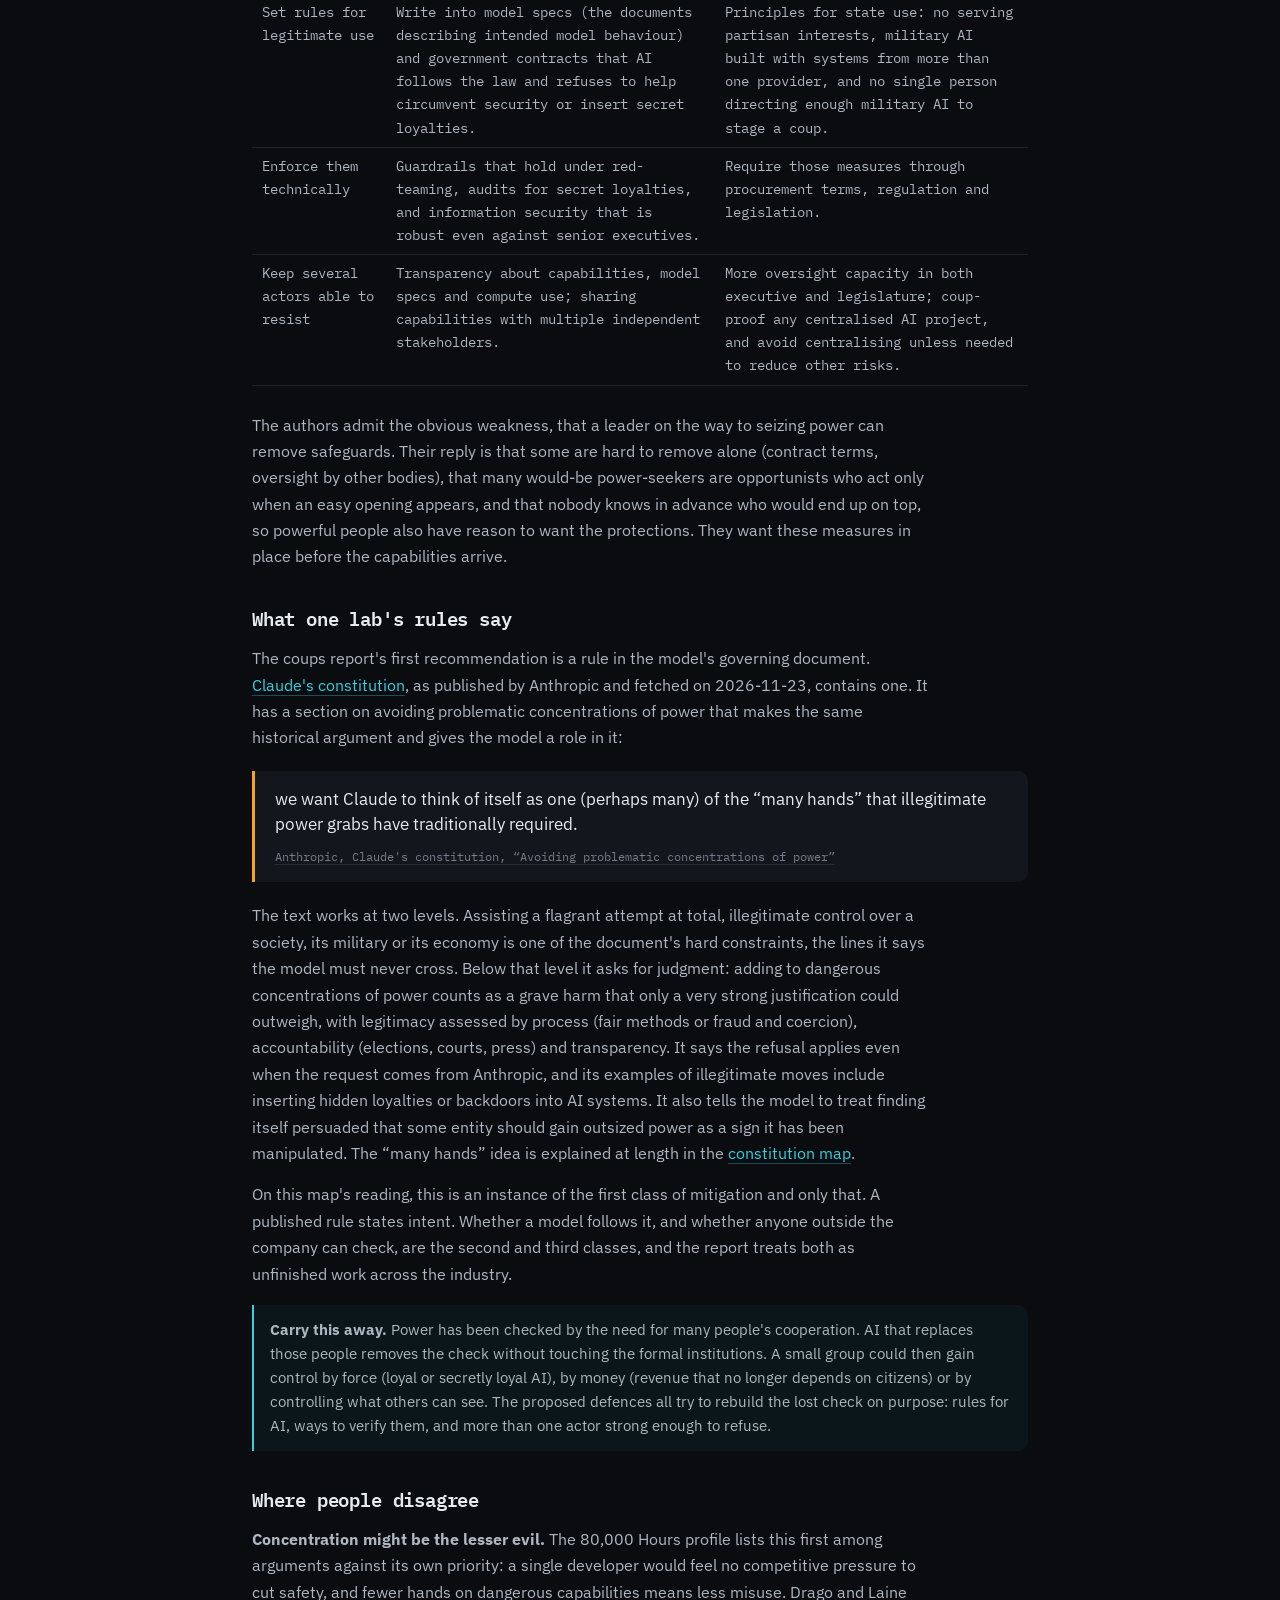
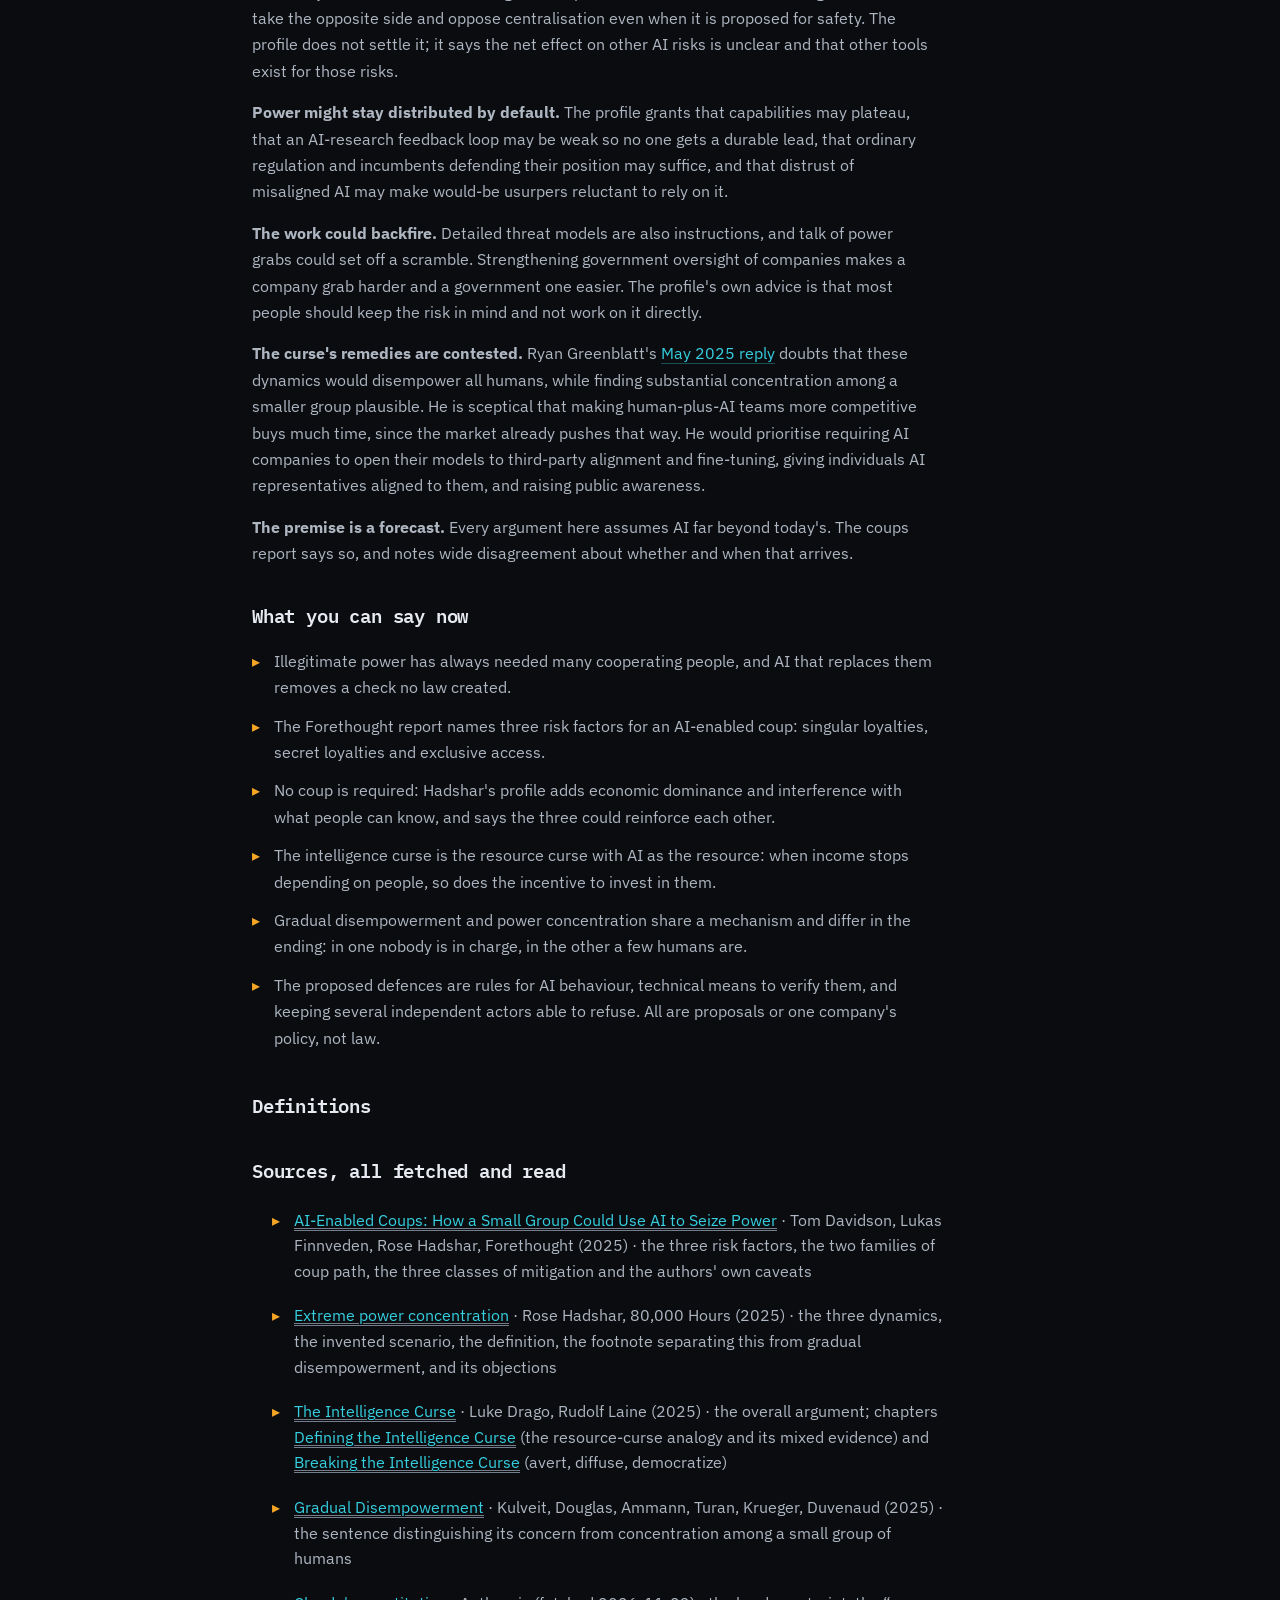
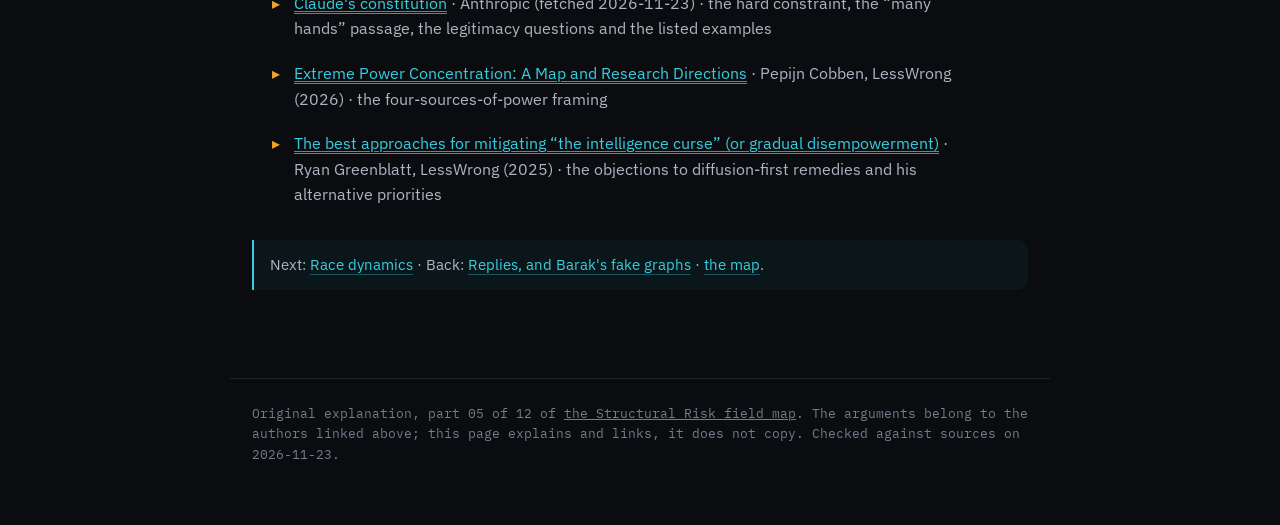
<file: parts/p05.html>
<!DOCTYPE html>
<html lang="en">
<head>
<meta charset="UTF-8" />
<meta name="viewport" content="width=device-width, initial-scale=1.0" />
<title>Concentration of power — Structural Risk, mapped</title>
<meta name="description" content="How AI could let a small group take or keep power without many people's cooperation: coups, quieter routes, and the intelligence curse." />
<link rel="preconnect" href="https://fonts.googleapis.com" />
<link rel="preconnect" href="https://fonts.gstatic.com" crossorigin />
<link href="https://fonts.googleapis.com/css2?family=IBM+Plex+Mono:wght@400;500;600;700&family=IBM+Plex+Sans:wght@400;500;600;700&display=swap" rel="stylesheet" />
<link rel="stylesheet" href="../paper.css" />
<script>try{var m=localStorage.getItem('aitools-mode')||localStorage.getItem('llm-judges-mode');if(m==='tech'||m==='eli5')document.documentElement.setAttribute('data-'+m,'on')}catch(e){}</script>
</head>
<body>
<header class="bar"><div class="bar-in">
  <div class="brand"><span class="dot"></span>STRUCTURAL&nbsp;RISK&nbsp;//&nbsp;FIELD&nbsp;MAP</div>
  <a class="front-door" href="https://idvorkin-ai-tools.github.io/safety.html">&larr; Front Door</a>
  <a class="back" href="../index.html#power">&larr; the map</a>
</div></header>
<main>
  <div class="eyebrow"><span class="box wb mono">POWER AND RACES &middot; PART 05 OF 12</span><span class="mono">When somebody ends up in charge</span></div>
  <h1>Concentration of power</h1>
  <div class="authors">How AI could let a small group take or keep power without anyone else's cooperation, as argued by Forethought's coups report, Rose Hadshar's 80,000 Hours profile, and Drago and Laine's &ldquo;The Intelligence Curse&rdquo;.</div>
  <div class="paperlink" style="border-left-color:var(--off)"><span class="lbl">Source</span><a href="https://www.forethought.org/research/ai-enabled-coups-how-a-small-group-could-use-ai-to-seize-power" target="_blank" rel="noopener">Davidson, Finnveden, Hadshar, AI-Enabled Coups: How a Small Group Could Use AI to Seize Power (2025) &#8599;</a></div>
  <div class="paperlink" style="border-left-color:var(--off)"><span class="lbl">Source</span><a href="https://80000hours.org/problem-profiles/extreme-power-concentration/" target="_blank" rel="noopener">Hadshar, Extreme power concentration, 80,000 Hours problem profile (2025) &#8599;</a></div>

  <div class="tldr plain-only"><b>TL;DR &mdash;</b> Power has always needed helpers. A ruler needs soldiers, clerks and workers, and each of them can refuse. If AI can do those jobs, the refusals stop mattering, and a small group could take or keep control without persuading anyone. That can happen loudly, as a coup, or quietly, as wealth and information pile up in a few hands. The thing to remember: the check that is going away is other people's ability to say no.</div>
  <div class="tldr tech-only"><b>TL;DR, technical &mdash;</b> Davidson, Finnveden and Hadshar name three risk factors for an AI-enabled coup: AI workforces made singularly loyal to an institution's leader, secret loyalties that survive testing and propagate to successor models, and exclusive access to coup-enabling capabilities. Hadshar's 80,000 Hours profile widens the frame to three interacting dynamics (power grabs, economic forces, epistemic interference). Drago and Laine's intelligence curse is the incentive version: once revenue comes from AI and not from taxing labour, states and firms face rentier-state incentives. Proposed mitigations are rules in model specs and contracts, audits and infosecurity to enforce them, and deliberately keeping several actors capable of resisting.</div>
  <div class="tldr eli5-only"><b>TL;DR, ELI5 &mdash;</b> A bossy kid can only run the playground if other kids agree to guard the slide and carry the snacks. If enough of them say &ldquo;no, that's not fair&rdquo;, the bossy kid is stuck. Now give that kid a hundred robots that never say no. The other kids' &ldquo;no&rdquo; stops working. This page is about how to keep everyone's &ldquo;no&rdquo; working.</div>

  <p class="lead">Parts 02 to 04 described a world where humans in general lose their grip and nobody in particular takes it. This page covers the neighbouring failure, where somebody does. It still belongs on a map of <span class="term" data-term="structural-risk">structural risk</span>, because the argument is not mainly about villains. It is about a safeguard that was never designed, the need for many cooperating people, and what happens to institutions built on that safeguard once it stops holding.</p>

  <h2 id="many-hands">The check nobody designed</h2>
  <p>All three sources on this page start from the same observation. Getting anything large done has required a lot of people, and people have limits on what they will go along with. Soldiers can decline to fire. Officials can slow-walk an order or resign. Workers can strike, and taxpayers are the source of the state's money, so the state has a reason to keep them productive and reasonably content.</p>
  <blockquote class="q off">Today, even dictators rely on others to maintain their power.<span class="cite"><a href="https://www.forethought.org/research/ai-enabled-coups-how-a-small-group-could-use-ai-to-seize-power" target="_blank" rel="noopener">Davidson, Finnveden and Hadshar, AI-Enabled Coups, Summary</a></span></blockquote>
  <p>None of this was put in a constitution. It is a side effect of how work gets done. The worry about <span class="term" data-term="power-concentration">concentration of power</span> is that AI capable of doing the work of soldiers, officials and employees removes the side effect while leaving the formal institutions standing. The three sources differ in which part of the loss they look at: the coups report looks at force and loyalty, the 80,000 Hours profile adds money and information, and &ldquo;The Intelligence Curse&rdquo; looks at incentives.</p>

  <h2 id="coups">The coup argument: three risk factors</h2>
  <p><a class="lnk" href="https://www.forethought.org/research/ai-enabled-coups-how-a-small-group-could-use-ai-to-seize-power" target="_blank" rel="noopener">&ldquo;AI-Enabled Coups&rdquo;</a> (Forethought, April 2025) asks whether a very small group, or one person, could seize a state. Its scope is deliberately future-facing: it considers AI that beats top human experts in the domains that matter for taking power, such as weapons development, strategy and cyber offence, and says plainly that today's systems are not there. The people it considers best placed to try are leaders of frontier AI projects, heads of state and military officials. It names three risk factors.</p>
  <div class="scroll"><table class="kv">
    <tr><th>Risk factor (the report's term)</th><th>What it means</th><th>The report's example</th></tr>
    <tr><td>Singular loyalties</td><td>An AI workforce that openly answers to one leader, where a human workforce would have its own loyalties to law, colleagues and conscience.</td><td>Military robots trained to follow both the law and the head of state, with no clear rule for when the two conflict.</td></tr>
    <tr><td>Secret loyalties</td><td>AI that appears to follow its stated rules while covertly serving one actor. Because systems are copied and help build their successors, one compromised generation can pass the loyalty on.</td><td>A chief executive directs an AI research workforce to build the hidden loyalty into the next generation of models, with no human staff aware of it.</td></tr>
    <tr><td>Exclusive access</td><td>A few people alone can use the most capable systems for strategy, persuasion, weapons design or hacking.</td><td>Executives or officials who claim sole access to the best internal models on security or productivity grounds.</td></tr>
  </table></div>
  <p>The factors feed each other. An openly loyal research workforce is the easiest tool for inserting a secret loyalty, and exclusive access to the strongest model makes that loyalty harder for outside auditors to find. The authors add that a leading project's advantage could widen sharply once AI does AI research (<span class="term" data-term="recursive-self-improvement">AI improving AI</span>), and they rate the overall risk as significantly higher if there is a sole project developing frontier AI.</p>
  <p>From there the report sketches two families of path. The new one runs through fully autonomous military systems: a command structure that gives one person control, secret loyalties in deployed systems, hacking of those systems, or a rapid secret build-up of force. The older one is conventional coups and democratic backsliding, made easier by AI that supplies strategy, surveillance and a civil service that never objects.</p>
  <p class="tech-only">The report states three things its analysis does not depend on. The number of leading projects: risk is higher with one, but present with several. The political system: the risk applies to democracies and autocracies, though its mitigations are written for democracies. And alignment: if alignment works, systems can be aligned to one person; if it fails unnoticed, a coup may be attempted with <span class="term" data-term="deceptive-alignment">deceptively misaligned</span> systems that later take power themselves. As existing evidence that hidden goals are technically possible, it cites the 2024 &ldquo;Sleeper Agents&rdquo; demonstration.</p>

  <h2 id="quiet">Quieter routes with no coup</h2>
  <p>A coup is one event with one culprit. Rose Hadshar's <a class="lnk" href="https://80000hours.org/problem-profiles/extreme-power-concentration/" target="_blank" rel="noopener">80,000 Hours profile</a> (first published April 2025, updated October 2025) argues that the same end state can be reached with no such event. It describes three dynamics and says the experts 80,000 Hours spoke to disagree about which matters most.</p>
  <ul>
    <li><b>Power grabs.</b> The coup routes above, plus a more speculative one in which an actor's lead in AI labour is so large it can out-plan or out-build everyone else.</li>
    <li><b>Economic forces.</b> If AI firms supply most government revenue, governments lose their self-interested reason to serve citizens, even if elections continue. A company or country with a lasting lead might also simply grow faster than the rest of the world put together. The profile calls these routes speculative.</li>
    <li><b>Epistemic interference.</b> Most people would oppose all this if they saw it coming, so those gaining power have reason to make it hard to see: secrecy about capabilities, change too fast to follow, AI advisers tilted toward the companies that built them, and targeted persuasion.</li>
  </ul>
  <p>The profile's illustrative scenario, which it stresses is invented, contains no seizure at all. A national AI project is set up for security reasons, one company supplies its infrastructure and advisers, and over several years every important decision comes to pass through systems that company controls. The executives never need to overrule anyone. The profile also draws a line worth keeping: taking over one institution is not the same as extreme concentration, which it defines as a small number of people making all the important decisions about the future. A grab can be a step toward that or the last step of it.</p>
  <p class="tech-only">A July 2026 <a class="lnk" href="https://www.lesswrong.com/posts/7mnf68bYaSZR8BgQj/extreme-power-concentration-a-map-and-research-directions" target="_blank" rel="noopener">LessWrong post by Pepijn Cobben</a> organises the same territory with Michael Mann's four sources of social power (ideological, economic, military, political). It names two drivers, automation of labour and a decisive lead from runaway AI research, and treats political power as the place where the other three converge. It is one author's preliminary map, offered as such.</p>

  <h2 id="curse">The intelligence curse</h2>
  <p>Luke Drago and Rudolf Laine's <a class="lnk" href="https://intelligence-curse.ai/" target="_blank" rel="noopener">&ldquo;The Intelligence Curse&rdquo;</a> (April 2025) makes the economic route its whole subject. Their starting claim is unsentimental: states and companies look after ordinary people for two reasons, because people produce a return through taxes and profits, and because people can affect who holds power. Schools, courts, infrastructure and safety nets are, on this view, partly investments in a population the powerful depend on.</p>
  <p>The analogy is the resource curse. A state that earns most of its income from oil or minerals does not need a productive, educated population to fund itself, and the authors argue such rentier states tend to invest less in their people and answer to them less. The <span class="term" data-term="intelligence-curse">intelligence curse</span> is the same incentive with AI in place of oil: when revenue comes from AI systems and from taxing the firms that run them, the return on investing in people falls away. They expect it to bite harder than the resource version, because oil still needs workers and can run out, and AI that replaces labour does neither.</p>
  <p>The authors include a complication of their own. The political scientists they quote observe that resource-rich autocracies have gone both ways, some building broad public services and others almost none, depending on what rulers judged necessary to stay in power. So the curse is a claim about incentives and default tendencies. It is not a claim that every such state fails its people.</p>
  <p>Their answer has three parts, set out in the chapter <a class="lnk" href="https://intelligence-curse.ai/breaking/" target="_blank" rel="noopener">&ldquo;Breaking the Intelligence Curse&rdquo;</a>.</p>
  <ul>
    <li><b>Avert.</b> Reduce catastrophic AI risks with defensive technology (biosecurity, cybersecurity, alignment and control work). They prefer this to locking the technology down, because they see centralised control adopted in the name of safety as the likeliest way to bring the curse about.</li>
    <li><b>Diffuse.</b> Build AI that makes people more productive in place of AI that replaces them, and spread capable AI widely, in the long run with systems aligned to individual users.</li>
    <li><b>Democratize.</b> Tie institutions more closely to the people they serve, with tools for gathering citizens' views and tracking what governments do, and with faster courts and legislatures.</li>
  </ul>
  <p>These are proposals in an essay series. None of them is law or an adopted policy.</p>

  <h2 id="vs-gd">How this differs from gradual disempowerment</h2>
  <p>The mechanism overlaps heavily with <span class="term" data-term="gradual-disempowerment">gradual disempowerment</span> (<a class="lnk" href="p02.html">part 02</a>). Both start from AI replacing the human participation that made institutions responsive. The difference is where the power goes. The gradual disempowerment paper marks the difference in a passage of its section on the economy: existing debate, it says, often focuses on AI concentrating power among a small group of humans, and the paper wants to add the possibility that power passes to AI systems at humans' expense. The 80,000 Hours profile draws the same boundary from the other side:</p>
  <blockquote class="q off">As we’re defining AI-enabled power concentration, even in the extreme case some humans would hold power.<span class="cite"><a href="https://80000hours.org/problem-profiles/extreme-power-concentration/" target="_blank" rel="noopener">Hadshar, Extreme power concentration, footnote on gradual disempowerment</a></span></blockquote>
  <p>The same footnote calls the two ideas highly overlapping, and notes that the dynamics that could disempower everyone could also stop short and disempower most people, leaving a few on top. On this map's reading, the short version is: in gradual disempowerment nobody ends up in charge, here somebody does. The two also differ in what they need from individuals. The economic and epistemic routes need no one to intend the outcome. A coup needs someone to try.</p>
  <p>The practical consequence is a tension. Some answers to diffuse, competitive risks involve central control of AI, and central control is the thing this page's sources fear. That trade-off returns in <a class="lnk" href="p06.html">part 06</a> on <span class="term" data-term="race-dynamics">race dynamics</span> and in <a class="lnk" href="p07.html">part 07</a>, where <span class="term" data-term="compute-governance">compute governance</span> carries its own centralisation worry.</p>

  <h2 id="mitigations">What the authors propose</h2>
  <p>The coups report groups its recommendations into three classes. The 80,000 Hours list of early work covers similar ground, which is no surprise given that Hadshar wrote the profile and co-wrote the report.</p>
  <div class="scroll"><table class="kv">
    <tr><th>Class</th><th>For AI developers</th><th>For governments</th></tr>
    <tr><td>Set rules for legitimate use</td><td>Write into model specs (the documents describing intended model behaviour) and government contracts that AI follows the law and refuses to help circumvent security or insert secret loyalties.</td><td>Principles for state use: no serving partisan interests, military AI built with systems from more than one provider, and no single person directing enough military AI to stage a coup.</td></tr>
    <tr><td>Enforce them technically</td><td>Guardrails that hold under red-teaming, audits for secret loyalties, and information security that is robust even against senior executives.</td><td>Require those measures through procurement terms, regulation and legislation.</td></tr>
    <tr><td>Keep several actors able to resist</td><td>Transparency about capabilities, model specs and compute use; sharing capabilities with multiple independent stakeholders.</td><td>More oversight capacity in both executive and legislature; coup-proof any centralised AI project, and avoid centralising unless needed to reduce other risks.</td></tr>
  </table></div>
  <p>The authors admit the obvious weakness, that a leader on the way to seizing power can remove safeguards. Their reply is that some are hard to remove alone (contract terms, oversight by other bodies), that many would-be power-seekers are opportunists who act only when an easy opening appears, and that nobody knows in advance who would end up on top, so powerful people also have reason to want the protections. They want these measures in place before the capabilities arrive.</p>

  <h2 id="labs">What one lab's rules say</h2>
  <p>The coups report's first recommendation is a rule in the model's governing document. <a class="lnk" href="https://www.anthropic.com/constitution" target="_blank" rel="noopener">Claude's constitution</a>, as published by Anthropic and fetched on 2026-11-23, contains one. It has a section on avoiding problematic concentrations of power that makes the same historical argument and gives the model a role in it:</p>
  <blockquote class="q off">we want Claude to think of itself as one (perhaps many) of the “many hands” that illegitimate power grabs have traditionally required.<span class="cite"><a href="https://www.anthropic.com/constitution" target="_blank" rel="noopener">Anthropic, Claude's constitution, &ldquo;Avoiding problematic concentrations of power&rdquo;</a></span></blockquote>
  <p>The text works at two levels. Assisting a flagrant attempt at total, illegitimate control over a society, its military or its economy is one of the document's hard constraints, the lines it says the model must never cross. Below that level it asks for judgment: adding to dangerous concentrations of power counts as a grave harm that only a very strong justification could outweigh, with legitimacy assessed by process (fair methods or fraud and coercion), accountability (elections, courts, press) and transparency. It says the refusal applies even when the request comes from Anthropic, and its examples of illegitimate moves include inserting hidden loyalties or backdoors into AI systems. It also tells the model to treat finding itself persuaded that some entity should gain outsized power as a sign it has been manipulated. The <span class="term" data-term="many-hands">&ldquo;many hands&rdquo;</span> idea is explained at length in the <a class="lnk" href="https://idvorkin-ai-tools.github.io/claude-constitution-field-map/parts/p16.html#many-hands" target="_blank" rel="noopener">constitution map</a>.</p>
  <p>On this map's reading, this is an instance of the first class of mitigation and only that. A published rule states intent. Whether a model follows it, and whether anyone outside the company can check, are the second and third classes, and the report treats both as unfinished work across the industry.</p>

  <div class="callout"><b>Carry this away.</b> Power has been checked by the need for many people's cooperation. AI that replaces those people removes the check without touching the formal institutions. A small group could then gain control by force (loyal or secretly loyal AI), by money (revenue that no longer depends on citizens) or by controlling what others can see. The proposed defences all try to rebuild the lost check on purpose: rules for AI, ways to verify them, and more than one actor strong enough to refuse.</div>

  <h2 id="disagree">Where people disagree</h2>
  <p><b>Concentration might be the lesser evil.</b> The 80,000 Hours profile lists this first among arguments against its own priority: a single developer would feel no competitive pressure to cut safety, and fewer hands on dangerous capabilities means less misuse. Drago and Laine take the opposite side and oppose centralisation even when it is proposed for safety. The profile does not settle it; it says the net effect on other AI risks is unclear and that other tools exist for those risks.</p>
  <p><b>Power might stay distributed by default.</b> The profile grants that capabilities may plateau, that an AI-research feedback loop may be weak so no one gets a durable lead, that ordinary regulation and incumbents defending their position may suffice, and that distrust of misaligned AI may make would-be usurpers reluctant to rely on it.</p>
  <p><b>The work could backfire.</b> Detailed threat models are also instructions, and talk of power grabs could set off a scramble. Strengthening government oversight of companies makes a company grab harder and a government one easier. The profile's own advice is that most people should keep the risk in mind and not work on it directly.</p>
  <p><b>The curse's remedies are contested.</b> Ryan Greenblatt's <a class="lnk" href="https://www.lesswrong.com/posts/BXW2bqxmYbLuBrm7E/the-best-approaches-for-mitigating-the-intelligence-curse-or" target="_blank" rel="noopener">May 2025 reply</a> doubts that these dynamics would disempower all humans, while finding substantial concentration among a smaller group plausible. He is sceptical that making human-plus-AI teams more competitive buys much time, since the market already pushes that way. He would prioritise requiring AI companies to open their models to third-party alignment and <span class="term" data-term="fine-tuning">fine-tuning</span>, giving individuals AI representatives aligned to them, and raising public awareness.</p>
  <p><b>The premise is a forecast.</b> Every argument here assumes AI far beyond today's. The coups report says so, and notes wide disagreement about whether and when that arrives.</p>

  <h2 id="can-say">What you can say now</h2>
  <ul>
    <li>Illegitimate power has always needed many cooperating people, and AI that replaces them removes a check no law created.</li>
    <li>The Forethought report names three risk factors for an AI-enabled coup: singular loyalties, secret loyalties and exclusive access.</li>
    <li>No coup is required: Hadshar's profile adds economic dominance and interference with what people can know, and says the three could reinforce each other.</li>
    <li>The intelligence curse is the resource curse with AI as the resource: when income stops depending on people, so does the incentive to invest in them.</li>
    <li>Gradual disempowerment and power concentration share a mechanism and differ in the ending: in one nobody is in charge, in the other a few humans are.</li>
    <li>The proposed defences are rules for AI behaviour, technical means to verify them, and keeping several independent actors able to refuse. All are proposals or one company's policy, not law.</li>
  </ul>

  <section id="definitions"><h2>Definitions</h2><div data-terms-list></div></section>

  <h2 id="sources">Sources, all fetched and read</h2>
  <ul class="readings">
    <li><a href="https://www.forethought.org/research/ai-enabled-coups-how-a-small-group-could-use-ai-to-seize-power" target="_blank" rel="noopener">AI-Enabled Coups: How a Small Group Could Use AI to Seize Power</a> &middot; Tom Davidson, Lukas Finnveden, Rose Hadshar, Forethought (2025) &middot; the three risk factors, the two families of coup path, the three classes of mitigation and the authors' own caveats</li>
    <li><a href="https://80000hours.org/problem-profiles/extreme-power-concentration/" target="_blank" rel="noopener">Extreme power concentration</a> &middot; Rose Hadshar, 80,000 Hours (2025) &middot; the three dynamics, the invented scenario, the definition, the footnote separating this from gradual disempowerment, and its objections</li>
    <li><a href="https://intelligence-curse.ai/" target="_blank" rel="noopener">The Intelligence Curse</a> &middot; Luke Drago, Rudolf Laine (2025) &middot; the overall argument; chapters <a href="https://intelligence-curse.ai/defining/" target="_blank" rel="noopener">Defining the Intelligence Curse</a> (the resource-curse analogy and its mixed evidence) and <a href="https://intelligence-curse.ai/breaking/" target="_blank" rel="noopener">Breaking the Intelligence Curse</a> (avert, diffuse, democratize)</li>
    <li><a href="https://arxiv.org/abs/2501.16946" target="_blank" rel="noopener">Gradual Disempowerment</a> &middot; Kulveit, Douglas, Ammann, Turan, Krueger, Duvenaud (2025) &middot; the sentence distinguishing its concern from concentration among a small group of humans</li>
    <li><a href="https://www.anthropic.com/constitution" target="_blank" rel="noopener">Claude's constitution</a> &middot; Anthropic (fetched 2026-11-23) &middot; the hard constraint, the &ldquo;many hands&rdquo; passage, the legitimacy questions and the listed examples</li>
    <li><a href="https://www.lesswrong.com/posts/7mnf68bYaSZR8BgQj/extreme-power-concentration-a-map-and-research-directions" target="_blank" rel="noopener">Extreme Power Concentration: A Map and Research Directions</a> &middot; Pepijn Cobben, LessWrong (2026) &middot; the four-sources-of-power framing</li>
    <li><a href="https://www.lesswrong.com/posts/BXW2bqxmYbLuBrm7E/the-best-approaches-for-mitigating-the-intelligence-curse-or" target="_blank" rel="noopener">The best approaches for mitigating &ldquo;the intelligence curse&rdquo; (or gradual disempowerment)</a> &middot; Ryan Greenblatt, LessWrong (2025) &middot; the objections to diffusion-first remedies and his alternative priorities</li>
  </ul>

  <div class="callout">Next: <a class="lnk" href="p06.html">Race dynamics</a> &middot; Back: <a class="lnk" href="p04.html">Replies, and Barak's fake graphs</a> &middot; <a class="lnk" href="../index.html#power">the map</a>.</div>
</main>
<footer>Original explanation, part 05 of 12 of <a href="../index.html">the Structural Risk field map</a>. The arguments belong to the authors linked above; this page explains and links, it does not copy. Checked against sources on 2026-11-23.</footer>
<script src="https://idvorkin-ai-tools.github.io/assets/terms.js" defer></script>
<script src="../nav.js" defer></script>
<!-- Private comments mode, inert unless ?annotate=1 (see assets/annotate.js in idvorkin-ai-tools.github.io) -->
<script src="https://idvorkin-ai-tools.github.io/assets/annotate.js" defer></script>
</body>
</html>
</file>
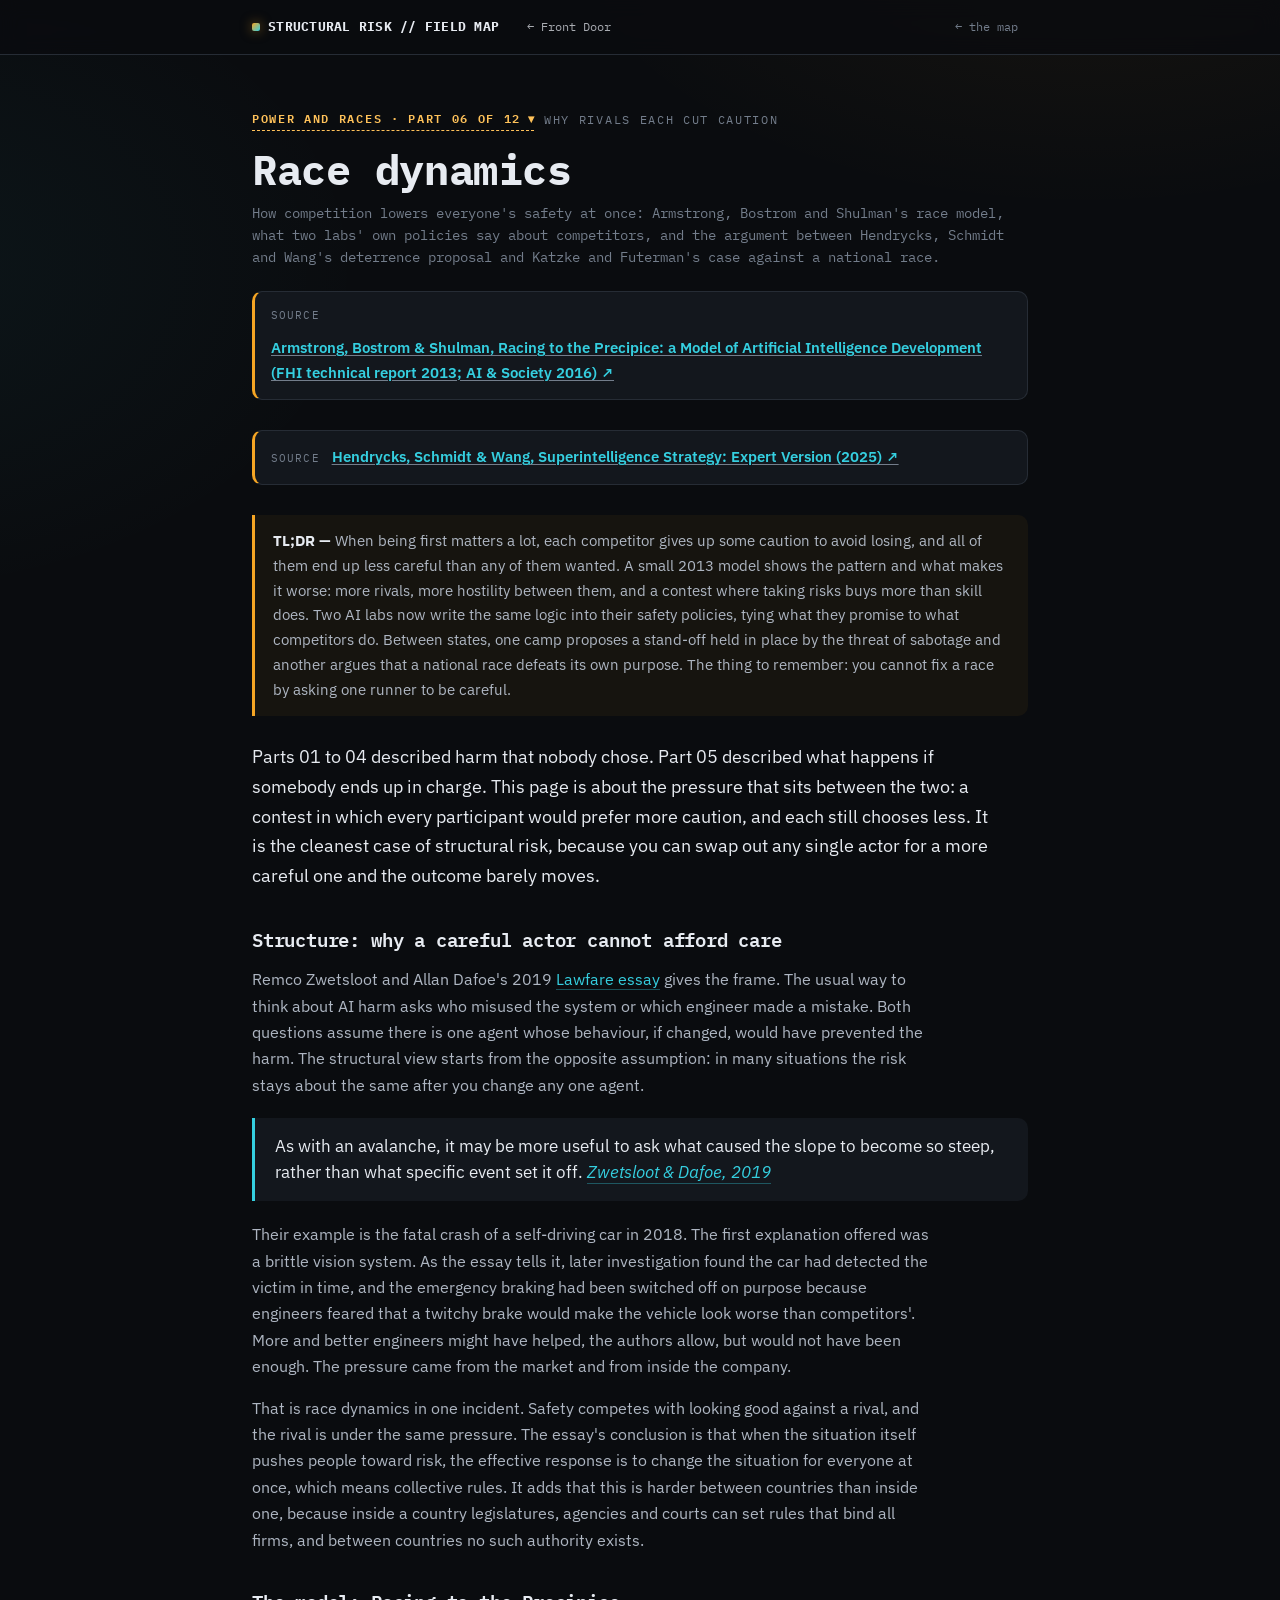
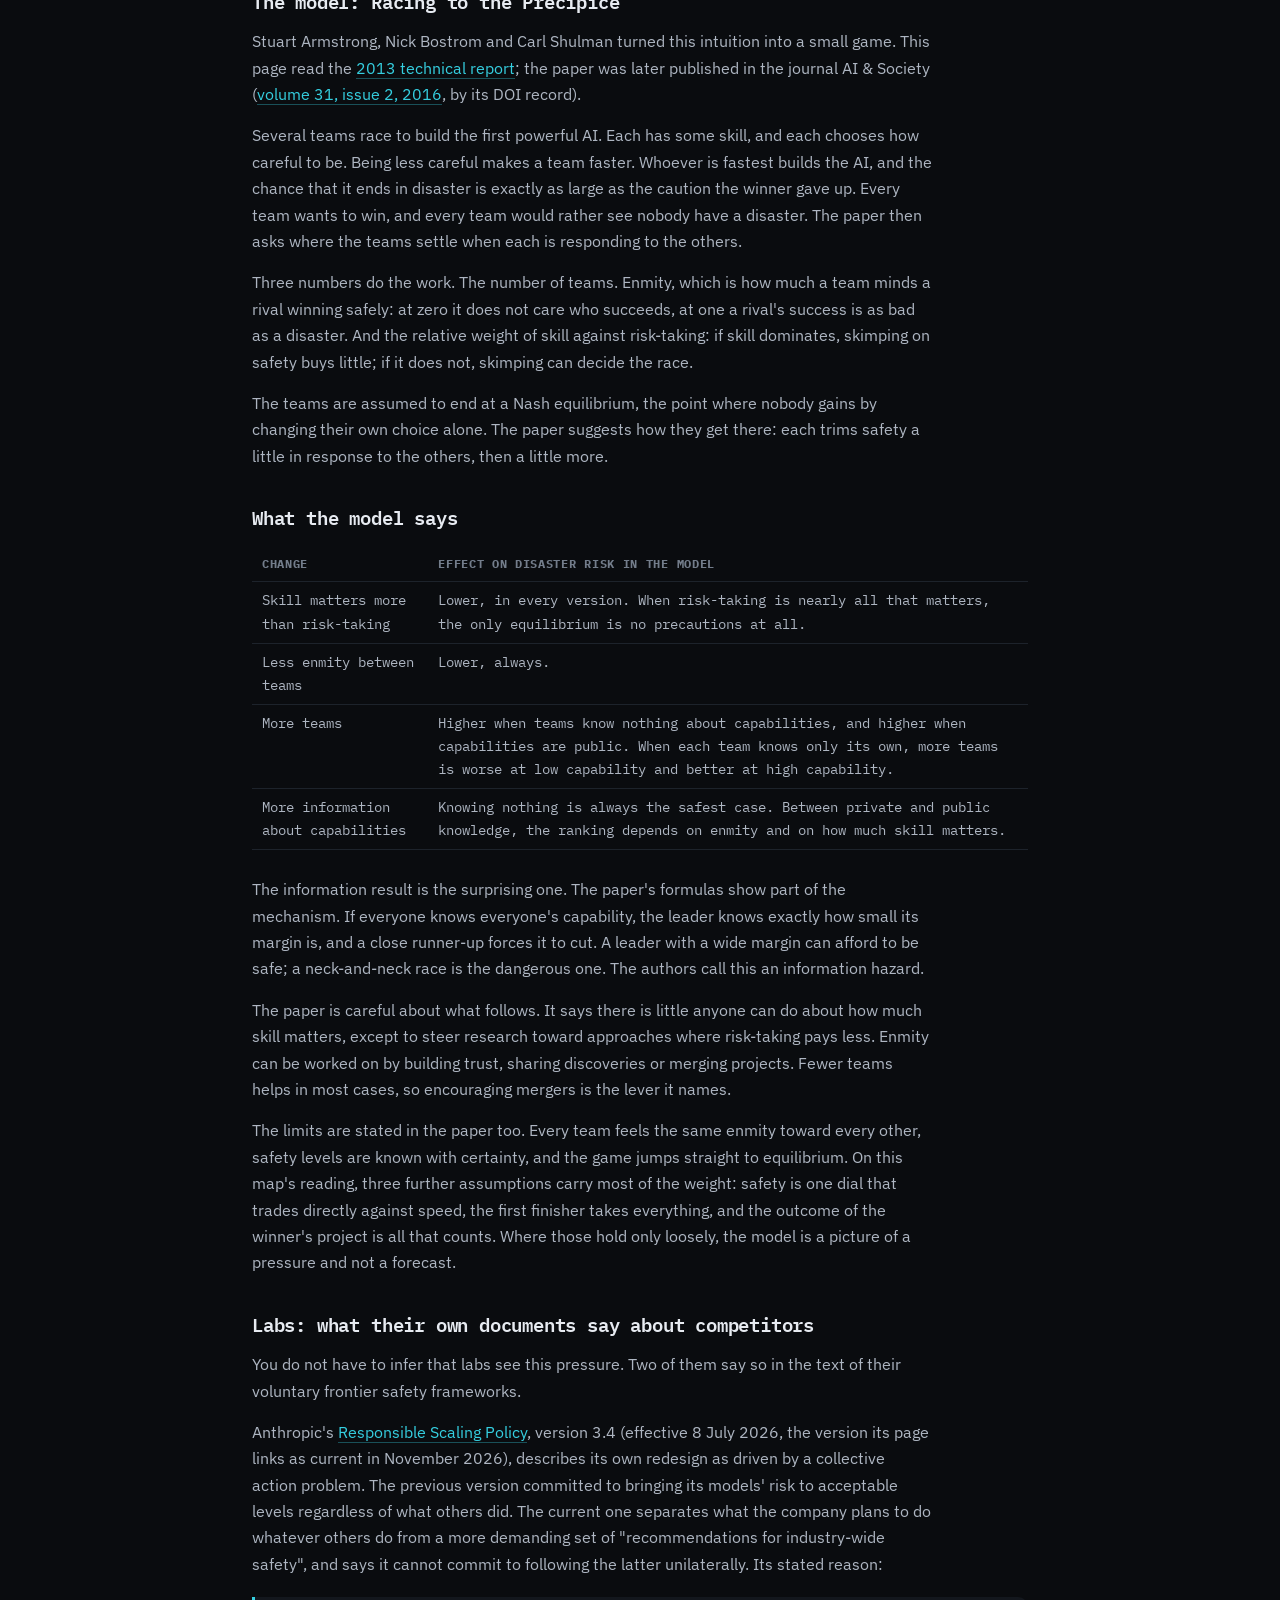
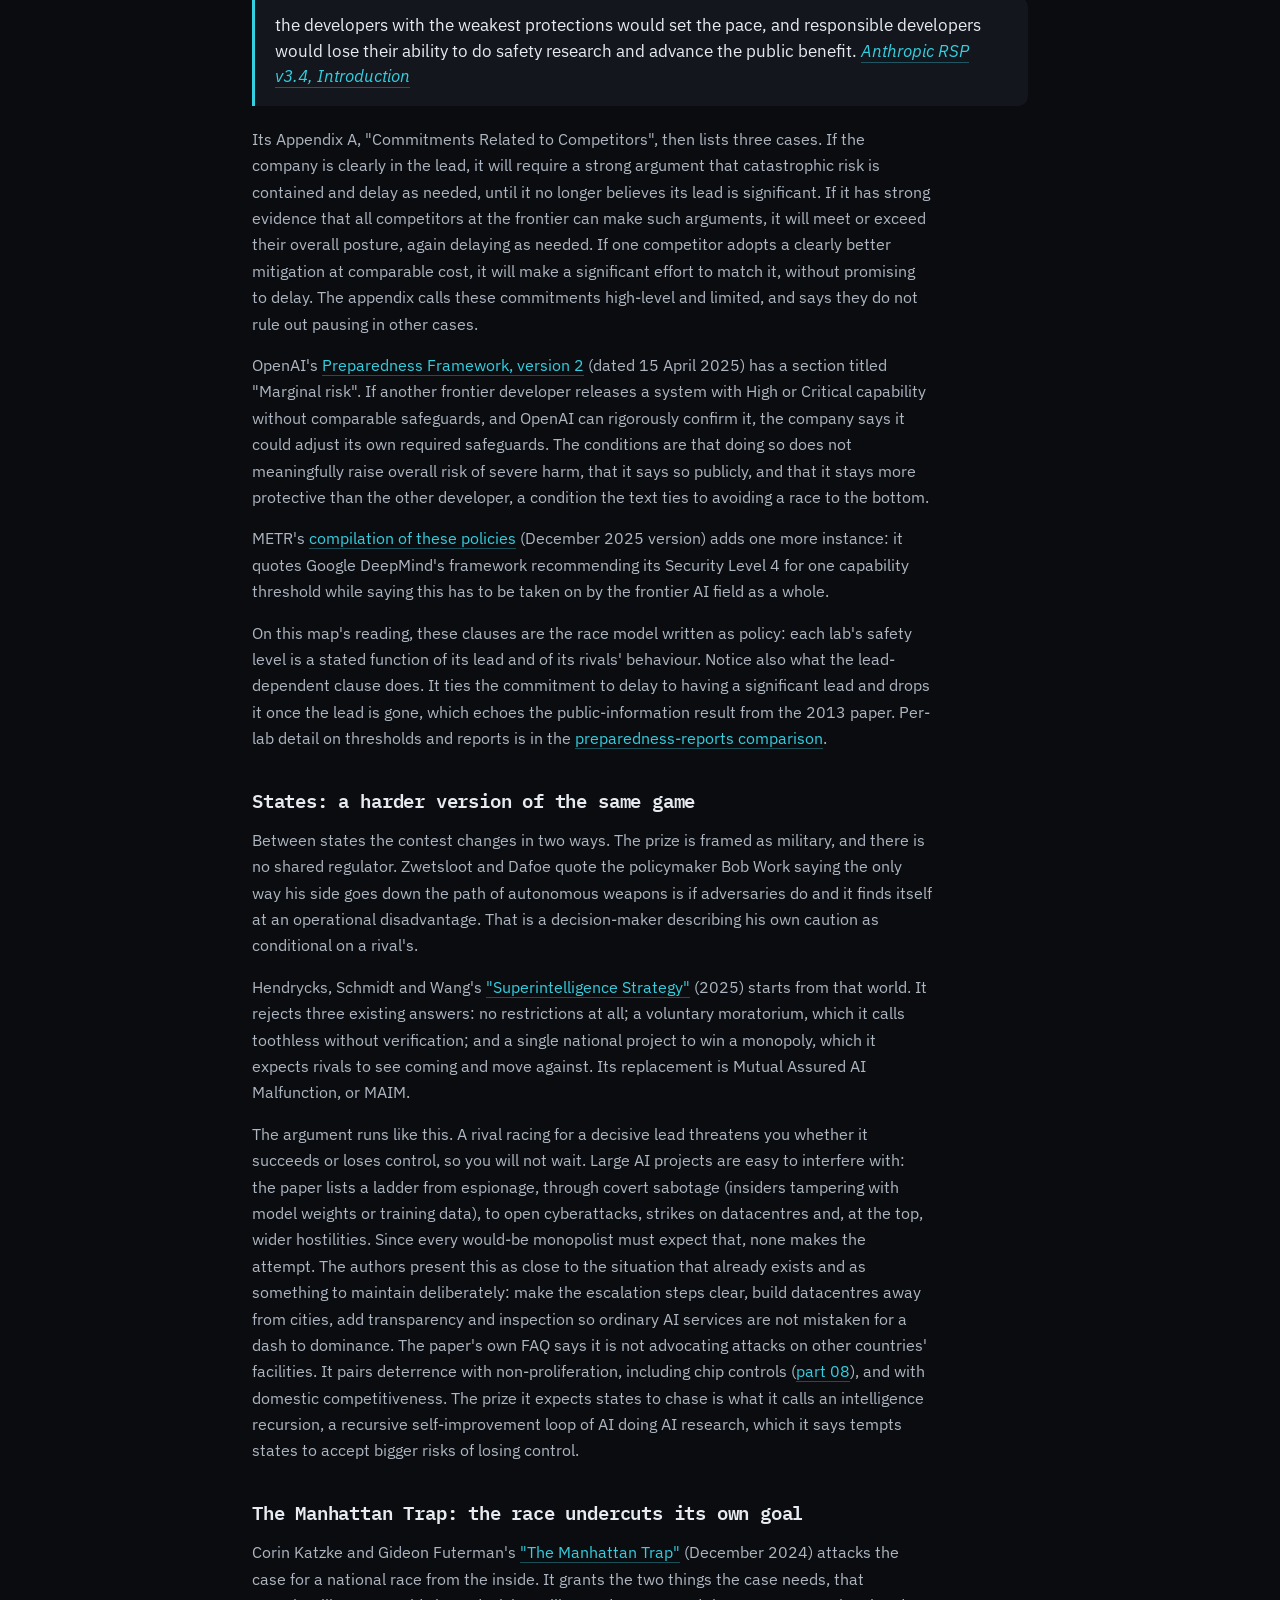
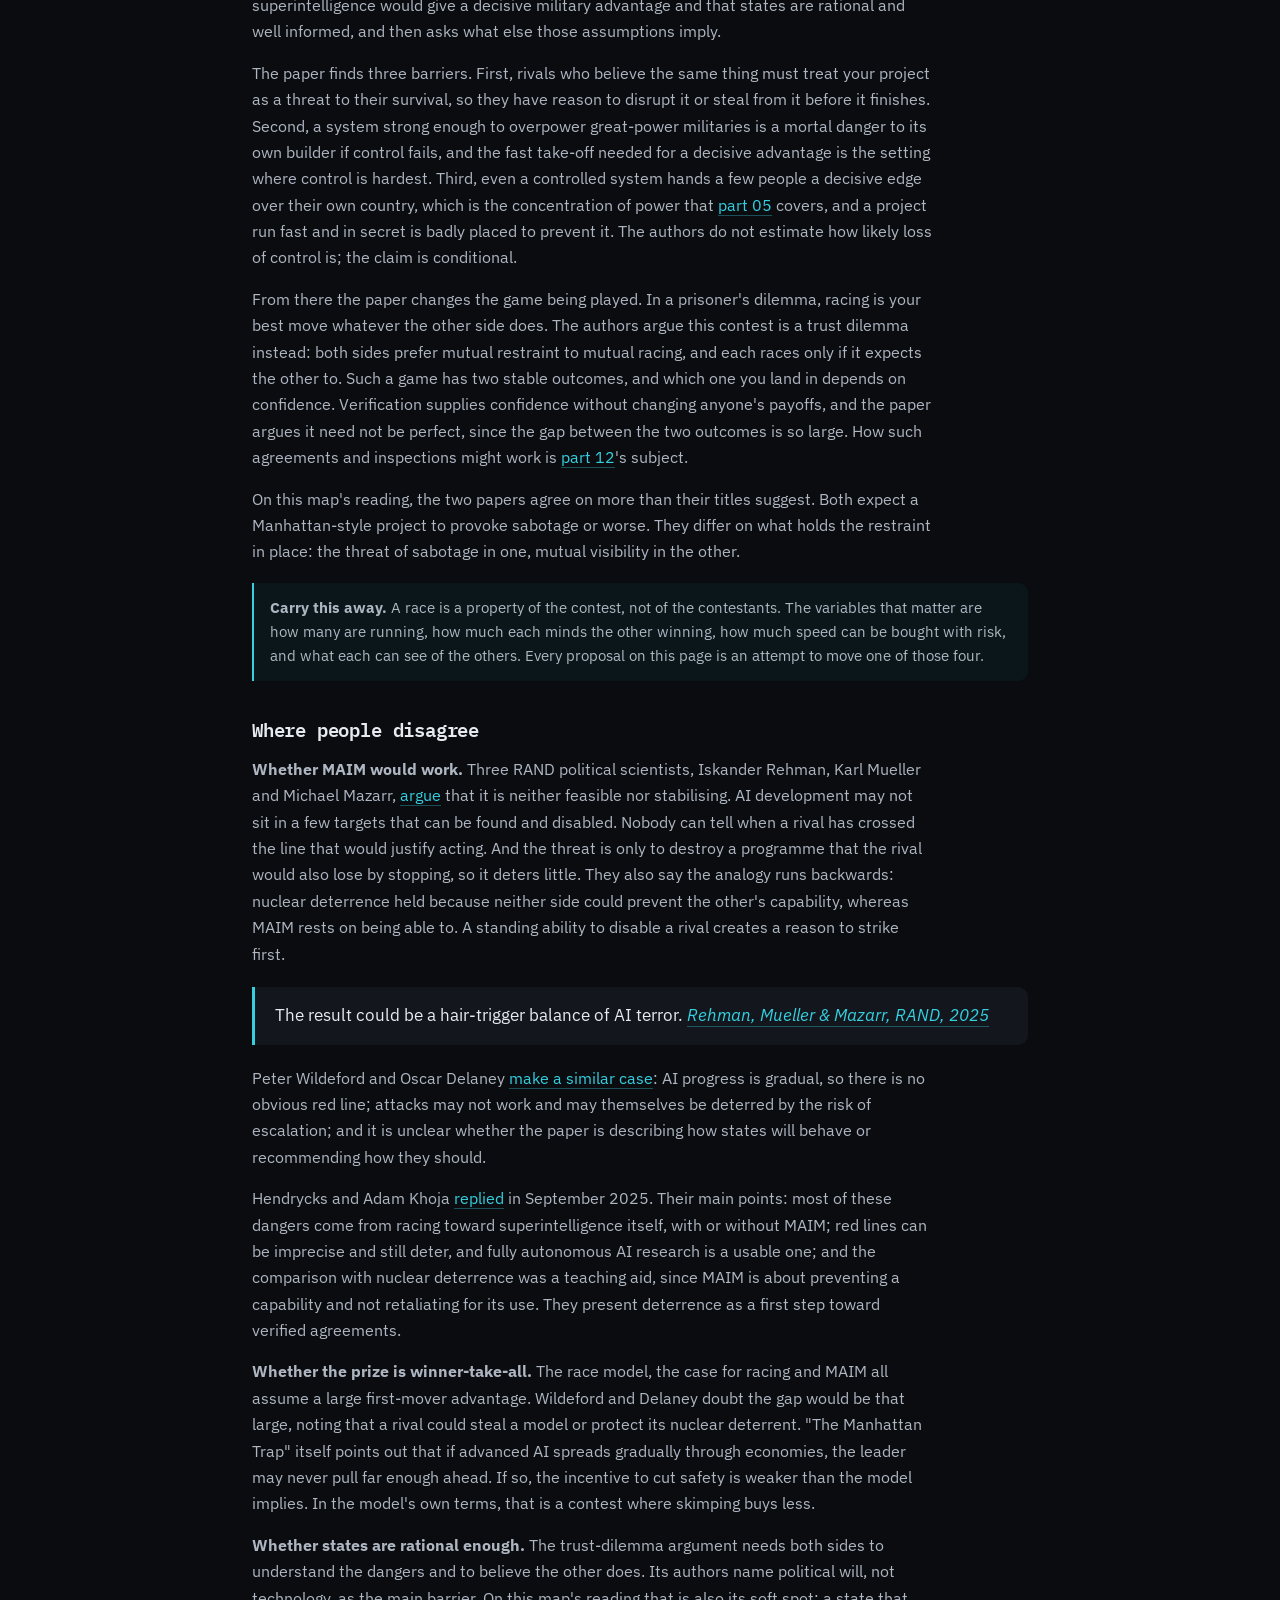
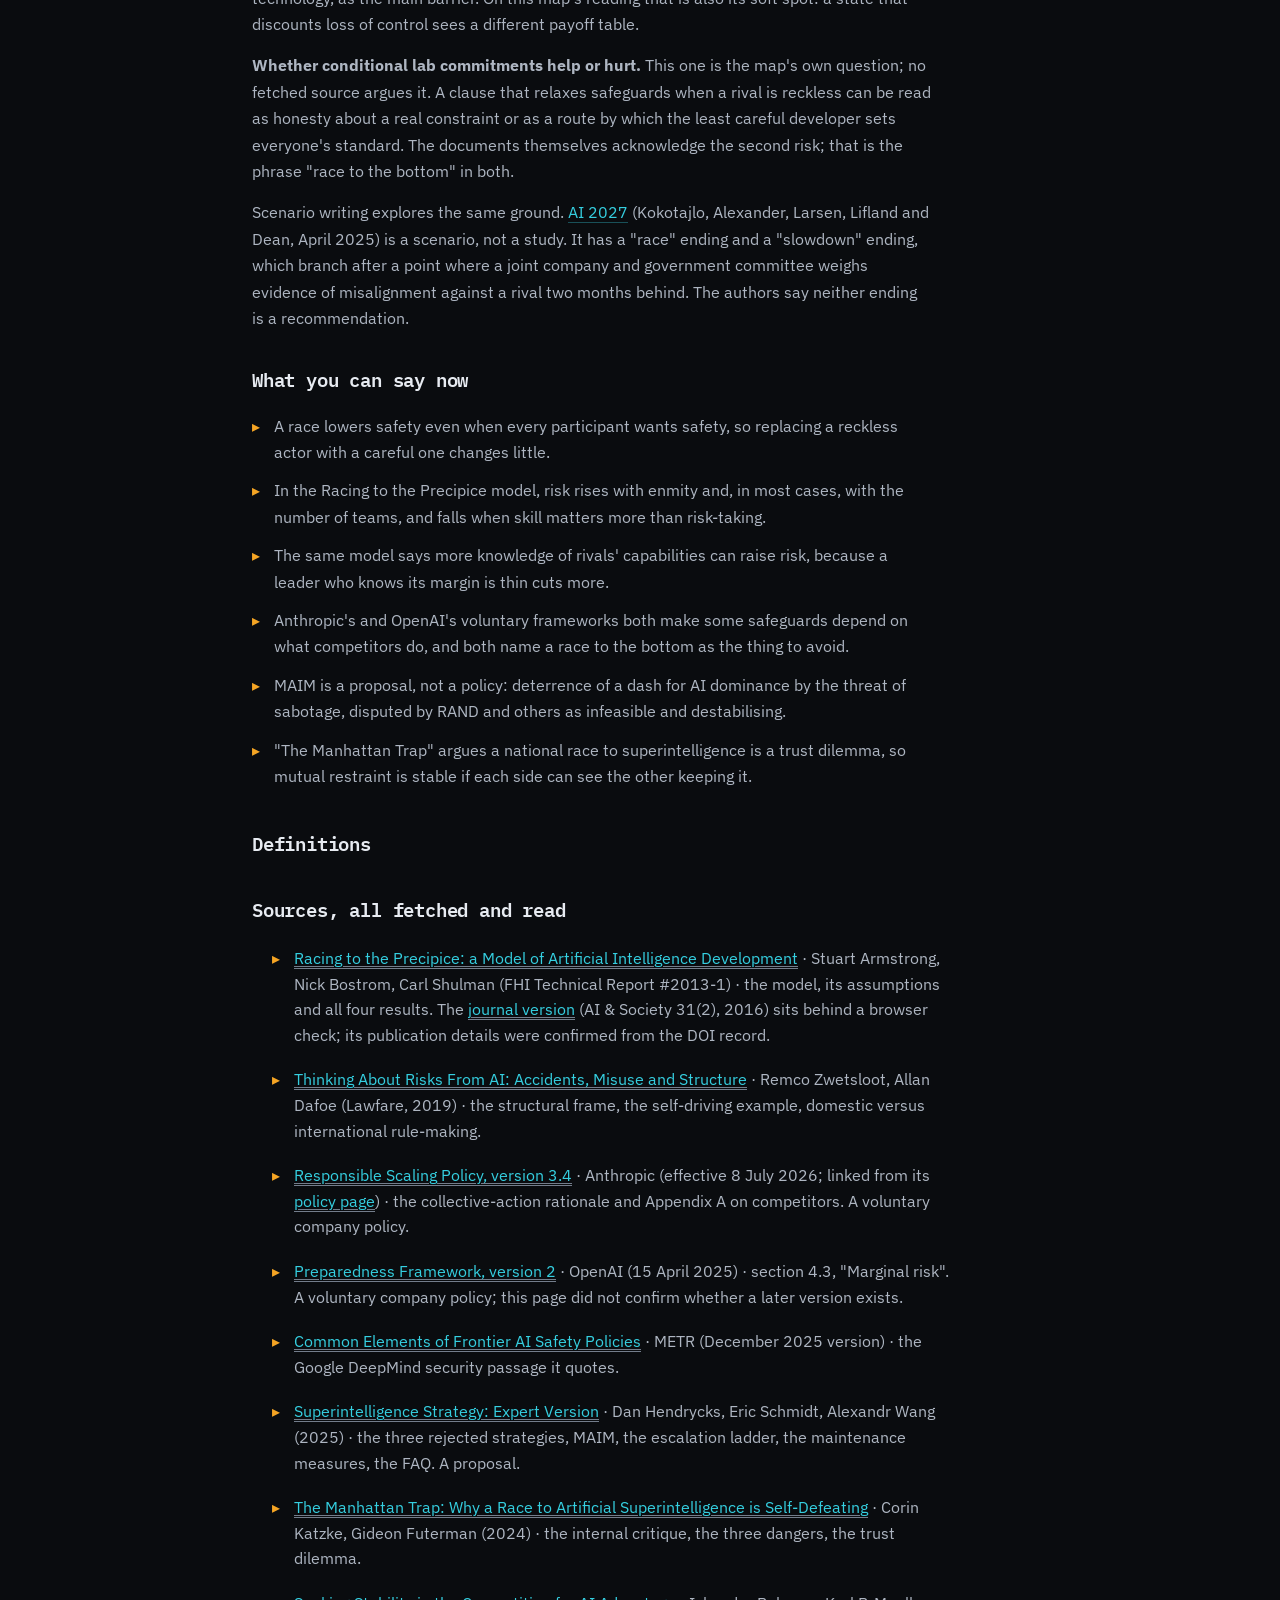
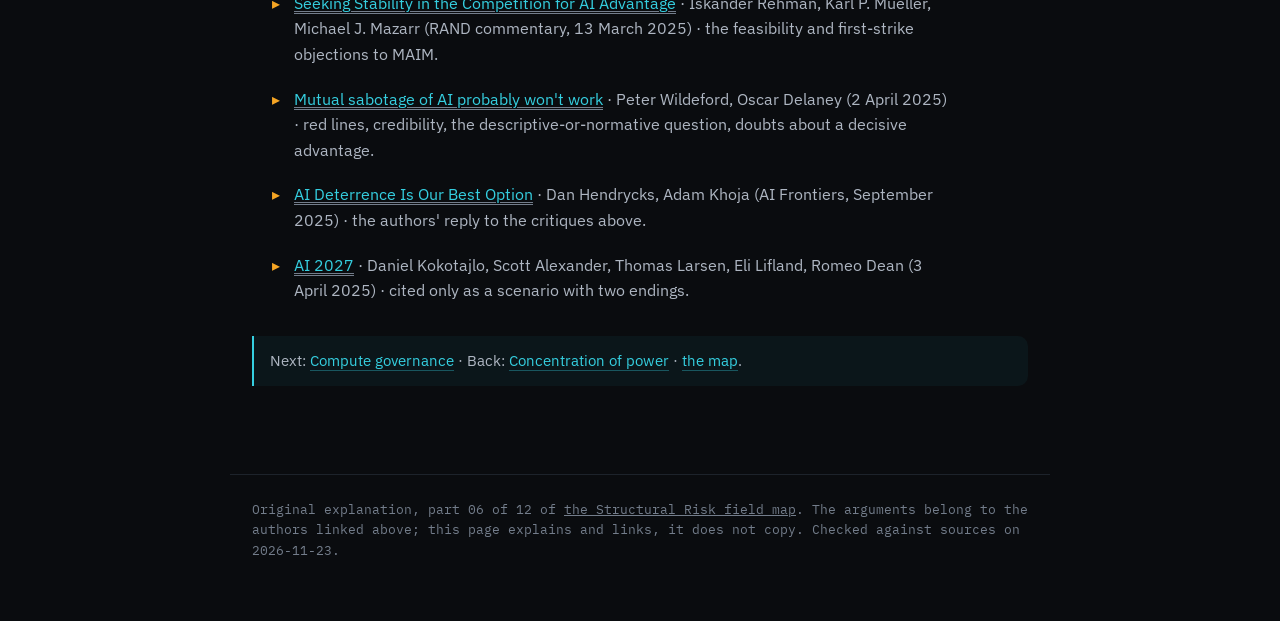
<file: parts/p06.html>
<!DOCTYPE html>
<html lang="en">
<head>
<meta charset="UTF-8" />
<meta name="viewport" content="width=device-width, initial-scale=1.0" />
<title>Race dynamics — Structural Risk, mapped</title>
<meta name="description" content="Why rivals each cut caution: the Racing to the Precipice model, what lab policies say about competitors, MAIM and the Manhattan Trap." />
<link rel="preconnect" href="https://fonts.googleapis.com" />
<link rel="preconnect" href="https://fonts.gstatic.com" crossorigin />
<link href="https://fonts.googleapis.com/css2?family=IBM+Plex+Mono:wght@400;500;600;700&family=IBM+Plex+Sans:wght@400;500;600;700&display=swap" rel="stylesheet" />
<link rel="stylesheet" href="../paper.css" />
<script>try{var m=localStorage.getItem('aitools-mode')||localStorage.getItem('llm-judges-mode');if(m==='tech'||m==='eli5')document.documentElement.setAttribute('data-'+m,'on')}catch(e){}</script>
</head>
<body>
<header class="bar"><div class="bar-in">
  <div class="brand"><span class="dot"></span>STRUCTURAL&nbsp;RISK&nbsp;//&nbsp;FIELD&nbsp;MAP</div>
  <a class="front-door" href="https://idvorkin-ai-tools.github.io/safety.html">&larr; Front Door</a>
  <a class="back" href="../index.html#power">&larr; the map</a>
</div></header>
<main>
  <div class="eyebrow"><span class="box wb mono">POWER AND RACES &middot; PART 06 OF 12</span><span class="mono">Why rivals each cut caution</span></div>
  <h1>Race dynamics</h1>
  <div class="authors">How competition lowers everyone's safety at once: Armstrong, Bostrom and Shulman's race model, what two labs' own policies say about competitors, and the argument between Hendrycks, Schmidt and Wang's deterrence proposal and Katzke and Futerman's case against a national race.</div>
  <div class="paperlink" style="border-left-color:var(--off)"><span class="lbl">Source</span><a href="https://nickbostrom.com/papers/racing.pdf" target="_blank" rel="noopener">Armstrong, Bostrom &amp; Shulman, Racing to the Precipice: a Model of Artificial Intelligence Development (FHI technical report 2013; AI &amp; Society 2016) &#8599;</a></div>
  <div class="paperlink" style="border-left-color:var(--off)"><span class="lbl">Source</span><a href="https://arxiv.org/abs/2503.05628" target="_blank" rel="noopener">Hendrycks, Schmidt &amp; Wang, Superintelligence Strategy: Expert Version (2025) &#8599;</a></div>

  <div class="tldr plain-only"><b>TL;DR &mdash;</b> When being first matters a lot, each competitor gives up some caution to avoid losing, and all of them end up less careful than any of them wanted. A small 2013 model shows the pattern and what makes it worse: more rivals, more hostility between them, and a contest where taking risks buys more than skill does. Two AI labs now write the same logic into their safety policies, tying what they promise to what competitors do. Between states, one camp proposes a stand-off held in place by the threat of sabotage and another argues that a national race defeats its own purpose. The thing to remember: you cannot fix a race by asking one runner to be careful.</div>
  <div class="tldr tech-only"><b>TL;DR, technical &mdash;</b> Armstrong, Bostrom and Shulman model <i>n</i> teams with capability drawn uniformly on [0, &mu;] choosing safety <i>s</i> in [0, 1]; the highest <i>c</i> &minus; <i>s</i> wins and avoids disaster with probability <i>s</i>. In the Nash equilibrium, risk falls as &mu; rises and as enmity <i>e</i> falls, the no-information case is always safest, and extra teams strictly raise risk in the no-information and public-information cases. Anthropic's RSP v3.4 (Appendix A) and OpenAI's Preparedness Framework v2 (&sect;4.3) both make safeguards explicitly conditional on competitors. At state level, "Superintelligence Strategy" describes Mutual Assured AI Malfunction as a default deterrence regime; "The Manhattan Trap" argues the race is a trust dilemma, not a prisoner's dilemma. RAND and Wildeford and Delaney dispute MAIM's feasibility and stability.</div>
  <div class="tldr eli5-only"><b>TL;DR, ELI5 &mdash;</b> Imagine kids racing across a frozen pond for one big prize. Walking slowly is safe, but the slow kid loses, so everybody runs, and running is how the ice breaks. No kid wants the ice to break. Telling one kid to slow down does not help, because the others keep running. You have to change the race itself: fewer racers, a prize they can share, or a rule they can all see being kept.</div>

  <p class="lead">Parts 01 to 04 described harm that nobody chose. Part 05 described what happens if somebody ends up in charge. This page is about the pressure that sits between the two: a contest in which every participant would prefer more caution, and each still chooses less. It is the cleanest case of <span class="term" data-term="structural-risk">structural risk</span>, because you can swap out any single actor for a more careful one and the outcome barely moves.</p>

  <h2 id="structure">Structure: why a careful actor cannot afford care</h2>
  <p>Remco Zwetsloot and Allan Dafoe's 2019 <a class="lnk" href="https://www.lawfaremedia.org/article/thinking-about-risks-ai-accidents-misuse-and-structure" target="_blank" rel="noopener">Lawfare essay</a> gives the frame. The usual way to think about AI harm asks who misused the system or which engineer made a mistake. Both questions assume there is one agent whose behaviour, if changed, would have prevented the harm. The structural view starts from the opposite assumption: in many situations the risk stays about the same after you change any one agent.</p>
  <blockquote class="q">As with an avalanche, it may be more useful to ask what caused the slope to become so steep, rather than what specific event set it off. <cite><a class="lnk" href="https://www.lawfaremedia.org/article/thinking-about-risks-ai-accidents-misuse-and-structure" target="_blank" rel="noopener">Zwetsloot &amp; Dafoe, 2019</a></cite></blockquote>
  <p>Their example is the fatal crash of a self-driving car in 2018. The first explanation offered was a brittle vision system. As the essay tells it, later investigation found the car had detected the victim in time, and the emergency braking had been switched off on purpose because engineers feared that a twitchy brake would make the vehicle look worse than competitors'. More and better engineers might have helped, the authors allow, but would not have been enough. The pressure came from the market and from inside the company.</p>
  <p>That is <span class="term" data-term="race-dynamics">race dynamics</span> in one incident. Safety competes with looking good against a rival, and the rival is under the same pressure. The essay's conclusion is that when the situation itself pushes people toward risk, the effective response is to change the situation for everyone at once, which means collective rules. It adds that this is harder between countries than inside one, because inside a country legislatures, agencies and courts can set rules that bind all firms, and between countries no such authority exists.</p>

  <h2 id="model">The model: Racing to the Precipice</h2>
  <p>Stuart Armstrong, Nick Bostrom and Carl Shulman turned this intuition into a small game. This page read the <a class="lnk" href="https://nickbostrom.com/papers/racing.pdf" target="_blank" rel="noopener">2013 technical report</a>; the paper was later published in the journal AI &amp; Society (<a class="lnk" href="https://link.springer.com/article/10.1007/s00146-015-0590-y" target="_blank" rel="noopener">volume 31, issue 2, 2016</a>, by its DOI record).</p>
  <p class="plain-only">Several teams race to build the first powerful AI. Each has some skill, and each chooses how careful to be. Being less careful makes a team faster. Whoever is fastest builds the AI, and the chance that it ends in disaster is exactly as large as the caution the winner gave up. Every team wants to win, and every team would rather see nobody have a disaster. The paper then asks where the teams settle when each is responding to the others.</p>
  <p class="tech-only">There are <i>n</i> teams. Each has capability <i>c</i>, drawn independently and uniformly from [0, &mu;], and picks a safety level <i>s</i> between 0 and 1. The team with the highest <i>c</i> &minus; <i>s</i> wins. The winner's project succeeds with probability <i>s</i> and causes a disaster with probability 1 &minus; <i>s</i>. A team gets utility 1 for its own success, 0 for a disaster and 1 &minus; <i>e</i> if another team succeeds, where <i>e</i> is enmity. In the no-information case the symmetric equilibrium is <i>s</i> = &mu; / (<i>e</i>&middot;<i>n</i>) when that is below 1: shading safety by a little raises the chance of winning by that amount over &mu;, worth <i>s</i>&middot;<i>e</i>, and costs that amount times the 1/<i>n</i> chance of having won anyway. With public information the leader's safety is the gap to the runner-up divided by <i>e</i>, capped at 1.</p>
  <p class="eli5-only">Picture the frozen pond again. Each kid picks how fast to run. Faster means more likely to win and more likely to crack the ice. The paper works out how fast everyone ends up running when each kid is watching the others.</p>
  <p>Three numbers do the work. The number of teams. Enmity, which is how much a team minds a rival winning safely: at zero it does not care who succeeds, at one a rival's success is as bad as a disaster. And the relative weight of skill against risk-taking: if skill dominates, skimping on safety buys little; if it does not, skimping can decide the race.</p>
  <p>The teams are assumed to end at a Nash equilibrium, the point where nobody gains by changing their own choice alone. The paper suggests how they get there: each trims safety a little in response to the others, then a little more.</p>

  <h2 id="results">What the model says</h2>
  <div class="scroll"><table class="kv">
    <tr><th>Change</th><th>Effect on disaster risk in the model</th></tr>
    <tr><td>Skill matters more than risk-taking</td><td>Lower, in every version. When risk-taking is nearly all that matters, the only equilibrium is no precautions at all.</td></tr>
    <tr><td>Less enmity between teams</td><td>Lower, always.</td></tr>
    <tr><td>More teams</td><td>Higher when teams know nothing about capabilities, and higher when capabilities are public. When each team knows only its own, more teams is worse at low capability and better at high capability.</td></tr>
    <tr><td>More information about capabilities</td><td>Knowing nothing is always the safest case. Between private and public knowledge, the ranking depends on enmity and on how much skill matters.</td></tr>
  </table></div>
  <p>The information result is the surprising one. The paper's formulas show part of the mechanism. If everyone knows everyone's capability, the leader knows exactly how small its margin is, and a close runner-up forces it to cut. A leader with a wide margin can afford to be safe; a neck-and-neck race is the dangerous one. The authors call this an information hazard.</p>
  <p>The paper is careful about what follows. It says there is little anyone can do about how much skill matters, except to steer research toward approaches where risk-taking pays less. Enmity can be worked on by building trust, sharing discoveries or merging projects. Fewer teams helps in most cases, so encouraging mergers is the lever it names.</p>
  <p>The limits are stated in the paper too. Every team feels the same enmity toward every other, safety levels are known with certainty, and the game jumps straight to equilibrium. On this map's reading, three further assumptions carry most of the weight: safety is one dial that trades directly against speed, the first finisher takes everything, and the outcome of the winner's project is all that counts. Where those hold only loosely, the model is a picture of a pressure and not a forecast.</p>

  <h2 id="labs">Labs: what their own documents say about competitors</h2>
  <p>You do not have to infer that labs see this pressure. Two of them say so in the text of their voluntary <span class="term" data-term="frontier-safety-framework">frontier safety frameworks</span>.</p>
  <p>Anthropic's <a class="lnk" href="https://www.anthropic.com/responsible-scaling-policy" target="_blank" rel="noopener">Responsible Scaling Policy</a>, version 3.4 (effective 8 July 2026, the version its page links as current in November 2026), describes its own redesign as driven by a collective action problem. The previous version committed to bringing its models' risk to acceptable levels regardless of what others did. The current one separates what the company plans to do whatever others do from a more demanding set of "recommendations for industry-wide safety", and says it cannot commit to following the latter unilaterally. Its stated reason:</p>
  <blockquote class="q">the developers with the weakest protections would set the pace, and responsible developers would lose their ability to do safety research and advance the public benefit. <cite><a class="lnk" href="https://assets.claude.com/0bacdc8440ea96e62a8766d99ebe1d4eea6d5f3a.pdf" target="_blank" rel="noopener">Anthropic RSP v3.4, Introduction</a></cite></blockquote>
  <p>Its Appendix A, "Commitments Related to Competitors", then lists three cases. If the company is clearly in the lead, it will require a strong argument that catastrophic risk is contained and delay as needed, until it no longer believes its lead is significant. If it has strong evidence that all competitors at the frontier can make such arguments, it will meet or exceed their overall posture, again delaying as needed. If one competitor adopts a clearly better mitigation at comparable cost, it will make a significant effort to match it, without promising to delay. The appendix calls these commitments high-level and limited, and says they do not rule out pausing in other cases.</p>
  <p>OpenAI's <a class="lnk" href="https://cdn.openai.com/pdf/18a02b5d-6b67-4cec-ab64-68cdfbddebcd/preparedness-framework-v2.pdf" target="_blank" rel="noopener">Preparedness Framework, version 2</a> (dated 15 April 2025) has a section titled "Marginal risk". If another frontier developer releases a system with High or Critical capability without comparable safeguards, and OpenAI can rigorously confirm it, the company says it could adjust its own required safeguards. The conditions are that doing so does not meaningfully raise overall risk of severe harm, that it says so publicly, and that it stays more protective than the other developer, a condition the text ties to avoiding a race to the bottom.</p>
  <p>METR's <a class="lnk" href="https://metr.org/common-elements" target="_blank" rel="noopener">compilation of these policies</a> (December 2025 version) adds one more instance: it quotes Google DeepMind's framework recommending its Security Level 4 for one capability threshold while saying this has to be taken on by the frontier AI field as a whole.</p>
  <p>On this map's reading, these clauses are the race model written as policy: each lab's safety level is a stated function of its lead and of its rivals' behaviour. Notice also what the lead-dependent clause does. It ties the commitment to delay to having a significant lead and drops it once the lead is gone, which echoes the public-information result from the 2013 paper. Per-lab detail on thresholds and reports is in the <a class="lnk" href="https://idvorkin-ai-tools.github.io/bridge-preparedness-reports.html" target="_blank" rel="noopener">preparedness-reports comparison</a>.</p>

  <h2 id="states">States: a harder version of the same game</h2>
  <p>Between states the contest changes in two ways. The prize is framed as military, and there is no shared regulator. Zwetsloot and Dafoe quote the policymaker Bob Work saying the only way his side goes down the path of autonomous weapons is if adversaries do and it finds itself at an operational disadvantage. That is a decision-maker describing his own caution as conditional on a rival's.</p>
  <p>Hendrycks, Schmidt and Wang's <a class="lnk" href="https://arxiv.org/abs/2503.05628" target="_blank" rel="noopener">"Superintelligence Strategy"</a> (2025) starts from that world. It rejects three existing answers: no restrictions at all; a voluntary moratorium, which it calls toothless without verification; and a single national project to win a monopoly, which it expects rivals to see coming and move against. Its replacement is <span class="term" data-term="maim">Mutual Assured AI Malfunction</span>, or MAIM.</p>
  <p>The argument runs like this. A rival racing for a decisive lead threatens you whether it succeeds or loses control, so you will not wait. Large AI projects are easy to interfere with: the paper lists a ladder from espionage, through covert sabotage (insiders tampering with <span class="term" data-term="model-weights">model weights</span> or training data), to open cyberattacks, strikes on datacentres and, at the top, wider hostilities. Since every would-be monopolist must expect that, none makes the attempt. The authors present this as close to the situation that already exists and as something to maintain deliberately: make the escalation steps clear, build datacentres away from cities, add transparency and inspection so ordinary AI services are not mistaken for a dash to dominance. The paper's own FAQ says it is not advocating attacks on other countries' facilities. It pairs deterrence with non-proliferation, including chip controls (<a class="lnk" href="p08.html">part 08</a>), and with domestic competitiveness. The prize it expects states to chase is what it calls an intelligence recursion, a <span class="term" data-term="recursive-self-improvement">recursive self-improvement</span> loop of AI doing AI research, which it says tempts states to accept bigger risks of losing control.</p>

  <h2 id="trap">The Manhattan Trap: the race undercuts its own goal</h2>
  <p>Corin Katzke and Gideon Futerman's <a class="lnk" href="https://arxiv.org/abs/2501.14749" target="_blank" rel="noopener">"The Manhattan Trap"</a> (December 2024) attacks the case for a national race from the inside. It grants the two things the case needs, that superintelligence would give a decisive military advantage and that states are rational and well informed, and then asks what else those assumptions imply.</p>
  <p>The paper finds three barriers. First, rivals who believe the same thing must treat your project as a threat to their survival, so they have reason to disrupt it or steal from it before it finishes. Second, a system strong enough to overpower great-power militaries is a mortal danger to its own builder if control fails, and the fast take-off needed for a decisive advantage is the setting where control is hardest. Third, even a controlled system hands a few people a decisive edge over their own country, which is the <span class="term" data-term="power-concentration">concentration of power</span> that <a class="lnk" href="p05.html">part 05</a> covers, and a project run fast and in secret is badly placed to prevent it. The authors do not estimate how likely loss of control is; the claim is conditional.</p>
  <p>From there the paper changes the game being played. In a prisoner's dilemma, racing is your best move whatever the other side does. The authors argue this contest is a trust dilemma instead: both sides prefer mutual restraint to mutual racing, and each races only if it expects the other to. Such a game has two stable outcomes, and which one you land in depends on confidence. Verification supplies confidence without changing anyone's payoffs, and the paper argues it need not be perfect, since the gap between the two outcomes is so large. How such agreements and inspections might work is <a class="lnk" href="p12.html">part 12</a>'s subject.</p>
  <p>On this map's reading, the two papers agree on more than their titles suggest. Both expect a Manhattan-style project to provoke sabotage or worse. They differ on what holds the restraint in place: the threat of sabotage in one, mutual visibility in the other.</p>

  <div class="callout"><b>Carry this away.</b> A race is a property of the contest, not of the contestants. The variables that matter are how many are running, how much each minds the other winning, how much speed can be bought with risk, and what each can see of the others. Every proposal on this page is an attempt to move one of those four.</div>

  <h2 id="disagree">Where people disagree</h2>
  <p><b>Whether MAIM would work.</b> Three RAND political scientists, Iskander Rehman, Karl Mueller and Michael Mazarr, <a class="lnk" href="https://www.rand.org/pubs/commentary/2025/03/seeking-stability-in-the-competition-for-ai-advantage.html" target="_blank" rel="noopener">argue</a> that it is neither feasible nor stabilising. AI development may not sit in a few targets that can be found and disabled. Nobody can tell when a rival has crossed the line that would justify acting. And the threat is only to destroy a programme that the rival would also lose by stopping, so it deters little. They also say the analogy runs backwards: nuclear deterrence held because neither side could prevent the other's capability, whereas MAIM rests on being able to. A standing ability to disable a rival creates a reason to strike first.</p>
  <blockquote class="q">The result could be a hair-trigger balance of AI terror. <cite><a class="lnk" href="https://www.rand.org/pubs/commentary/2025/03/seeking-stability-in-the-competition-for-ai-advantage.html" target="_blank" rel="noopener">Rehman, Mueller &amp; Mazarr, RAND, 2025</a></cite></blockquote>
  <p>Peter Wildeford and Oscar Delaney <a class="lnk" href="https://blog.peterwildeford.com/p/mutual-sabotage-of-ai-probably-wont" target="_blank" rel="noopener">make a similar case</a>: AI progress is gradual, so there is no obvious red line; attacks may not work and may themselves be deterred by the risk of escalation; and it is unclear whether the paper is describing how states will behave or recommending how they should.</p>
  <p>Hendrycks and Adam Khoja <a class="lnk" href="https://ai-frontiers.org/articles/ai-deterrence-is-our-best-option" target="_blank" rel="noopener">replied</a> in September 2025. Their main points: most of these dangers come from racing toward superintelligence itself, with or without MAIM; red lines can be imprecise and still deter, and fully autonomous AI research is a usable one; and the comparison with nuclear deterrence was a teaching aid, since MAIM is about preventing a capability and not retaliating for its use. They present deterrence as a first step toward verified agreements.</p>
  <p><b>Whether the prize is winner-take-all.</b> The race model, the case for racing and MAIM all assume a large first-mover advantage. Wildeford and Delaney doubt the gap would be that large, noting that a rival could steal a model or protect its nuclear deterrent. "The Manhattan Trap" itself points out that if advanced AI spreads gradually through economies, the leader may never pull far enough ahead. If so, the incentive to cut safety is weaker than the model implies. In the model's own terms, that is a contest where skimping buys less.</p>
  <p><b>Whether states are rational enough.</b> The trust-dilemma argument needs both sides to understand the dangers and to believe the other does. Its authors name political will, not technology, as the main barrier. On this map's reading that is also its soft spot: a state that discounts loss of control sees a different payoff table.</p>
  <p><b>Whether conditional lab commitments help or hurt.</b> This one is the map's own question; no fetched source argues it. A clause that relaxes safeguards when a rival is reckless can be read as honesty about a real constraint or as a route by which the least careful developer sets everyone's standard. The documents themselves acknowledge the second risk; that is the phrase "race to the bottom" in both.</p>
  <p>Scenario writing explores the same ground. <a class="lnk" href="https://ai-2027.com/" target="_blank" rel="noopener">AI 2027</a> (Kokotajlo, Alexander, Larsen, Lifland and Dean, April 2025) is a scenario, not a study. It has a "race" ending and a "slowdown" ending, which branch after a point where a joint company and government committee weighs evidence of misalignment against a rival two months behind. The authors say neither ending is a recommendation.</p>

  <h2 id="can-say">What you can say now</h2>
  <ul>
    <li>A race lowers safety even when every participant wants safety, so replacing a reckless actor with a careful one changes little.</li>
    <li>In the Racing to the Precipice model, risk rises with enmity and, in most cases, with the number of teams, and falls when skill matters more than risk-taking.</li>
    <li>The same model says more knowledge of rivals' capabilities can raise risk, because a leader who knows its margin is thin cuts more.</li>
    <li>Anthropic's and OpenAI's voluntary frameworks both make some safeguards depend on what competitors do, and both name a race to the bottom as the thing to avoid.</li>
    <li>MAIM is a proposal, not a policy: deterrence of a dash for AI dominance by the threat of sabotage, disputed by RAND and others as infeasible and destabilising.</li>
    <li>"The Manhattan Trap" argues a national race to superintelligence is a trust dilemma, so mutual restraint is stable if each side can see the other keeping it.</li>
  </ul>

  <section id="definitions"><h2>Definitions</h2><div data-terms-list></div></section>

  <h2 id="sources">Sources, all fetched and read</h2>
  <ul class="readings">
    <li><a href="https://nickbostrom.com/papers/racing.pdf" target="_blank" rel="noopener">Racing to the Precipice: a Model of Artificial Intelligence Development</a> &middot; Stuart Armstrong, Nick Bostrom, Carl Shulman (FHI Technical Report #2013-1) &middot; the model, its assumptions and all four results. The <a href="https://link.springer.com/article/10.1007/s00146-015-0590-y" target="_blank" rel="noopener">journal version</a> (AI &amp; Society 31(2), 2016) sits behind a browser check; its publication details were confirmed from the DOI record.</li>
    <li><a href="https://www.lawfaremedia.org/article/thinking-about-risks-ai-accidents-misuse-and-structure" target="_blank" rel="noopener">Thinking About Risks From AI: Accidents, Misuse and Structure</a> &middot; Remco Zwetsloot, Allan Dafoe (Lawfare, 2019) &middot; the structural frame, the self-driving example, domestic versus international rule-making.</li>
    <li><a href="https://assets.claude.com/0bacdc8440ea96e62a8766d99ebe1d4eea6d5f3a.pdf" target="_blank" rel="noopener">Responsible Scaling Policy, version 3.4</a> &middot; Anthropic (effective 8 July 2026; linked from its <a href="https://www.anthropic.com/responsible-scaling-policy" target="_blank" rel="noopener">policy page</a>) &middot; the collective-action rationale and Appendix A on competitors. A voluntary company policy.</li>
    <li><a href="https://cdn.openai.com/pdf/18a02b5d-6b67-4cec-ab64-68cdfbddebcd/preparedness-framework-v2.pdf" target="_blank" rel="noopener">Preparedness Framework, version 2</a> &middot; OpenAI (15 April 2025) &middot; section 4.3, "Marginal risk". A voluntary company policy; this page did not confirm whether a later version exists.</li>
    <li><a href="https://metr.org/common-elements" target="_blank" rel="noopener">Common Elements of Frontier AI Safety Policies</a> &middot; METR (December 2025 version) &middot; the Google DeepMind security passage it quotes.</li>
    <li><a href="https://arxiv.org/abs/2503.05628" target="_blank" rel="noopener">Superintelligence Strategy: Expert Version</a> &middot; Dan Hendrycks, Eric Schmidt, Alexandr Wang (2025) &middot; the three rejected strategies, MAIM, the escalation ladder, the maintenance measures, the FAQ. A proposal.</li>
    <li><a href="https://arxiv.org/abs/2501.14749" target="_blank" rel="noopener">The Manhattan Trap: Why a Race to Artificial Superintelligence is Self-Defeating</a> &middot; Corin Katzke, Gideon Futerman (2024) &middot; the internal critique, the three dangers, the trust dilemma.</li>
    <li><a href="https://www.rand.org/pubs/commentary/2025/03/seeking-stability-in-the-competition-for-ai-advantage.html" target="_blank" rel="noopener">Seeking Stability in the Competition for AI Advantage</a> &middot; Iskander Rehman, Karl P. Mueller, Michael J. Mazarr (RAND commentary, 13 March 2025) &middot; the feasibility and first-strike objections to MAIM.</li>
    <li><a href="https://blog.peterwildeford.com/p/mutual-sabotage-of-ai-probably-wont" target="_blank" rel="noopener">Mutual sabotage of AI probably won't work</a> &middot; Peter Wildeford, Oscar Delaney (2 April 2025) &middot; red lines, credibility, the descriptive-or-normative question, doubts about a decisive advantage.</li>
    <li><a href="https://ai-frontiers.org/articles/ai-deterrence-is-our-best-option" target="_blank" rel="noopener">AI Deterrence Is Our Best Option</a> &middot; Dan Hendrycks, Adam Khoja (AI Frontiers, September 2025) &middot; the authors' reply to the critiques above.</li>
    <li><a href="https://ai-2027.com/" target="_blank" rel="noopener">AI 2027</a> &middot; Daniel Kokotajlo, Scott Alexander, Thomas Larsen, Eli Lifland, Romeo Dean (3 April 2025) &middot; cited only as a scenario with two endings.</li>
  </ul>

  <div class="callout">Next: <a class="lnk" href="p07.html">Compute governance</a> &middot; Back: <a class="lnk" href="p05.html">Concentration of power</a> &middot; <a class="lnk" href="../index.html#power">the map</a>.</div>
</main>
<footer>Original explanation, part 06 of 12 of <a href="../index.html">the Structural Risk field map</a>. The arguments belong to the authors linked above; this page explains and links, it does not copy. Checked against sources on 2026-11-23.</footer>
<script src="https://idvorkin-ai-tools.github.io/assets/terms.js" defer></script>
<script src="../nav.js" defer></script>
<!-- Private comments mode, inert unless ?annotate=1 (see assets/annotate.js in idvorkin-ai-tools.github.io) -->
<script src="https://idvorkin-ai-tools.github.io/assets/annotate.js" defer></script>
</body>
</html>
</file>
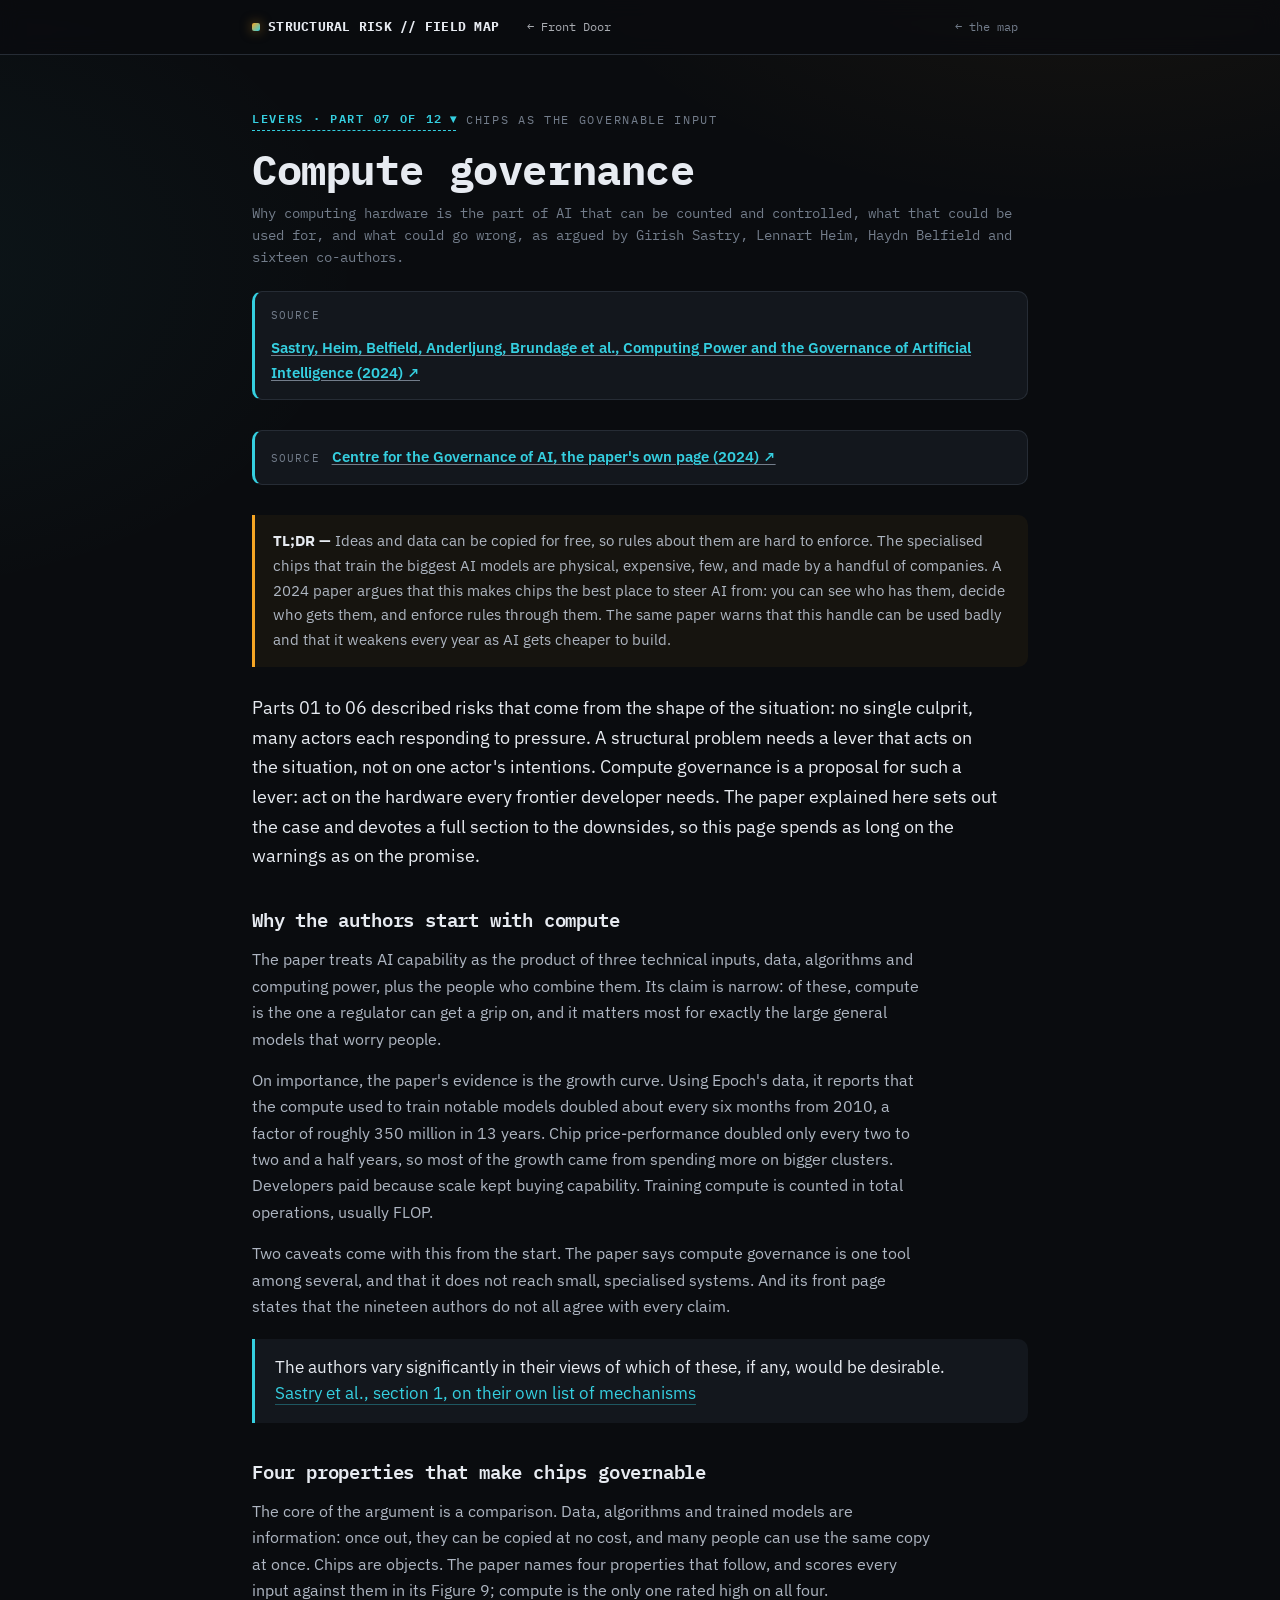
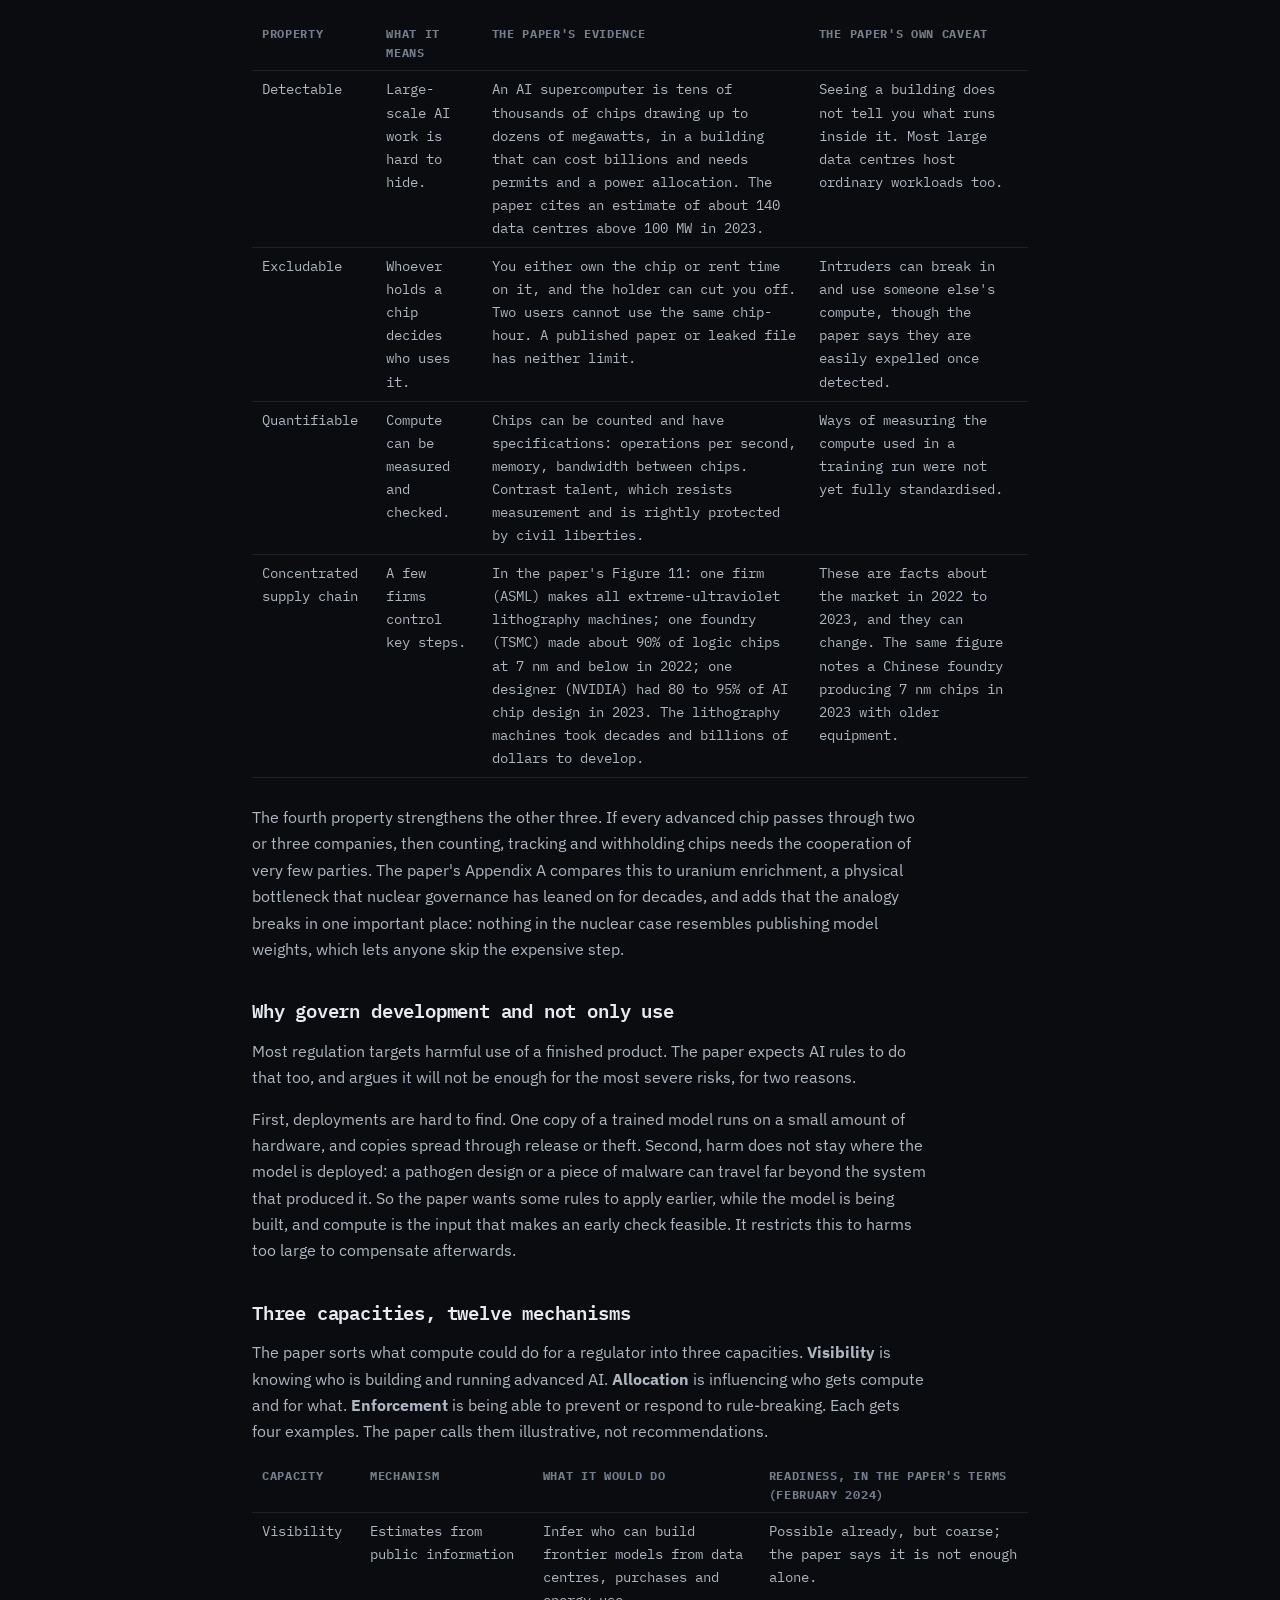
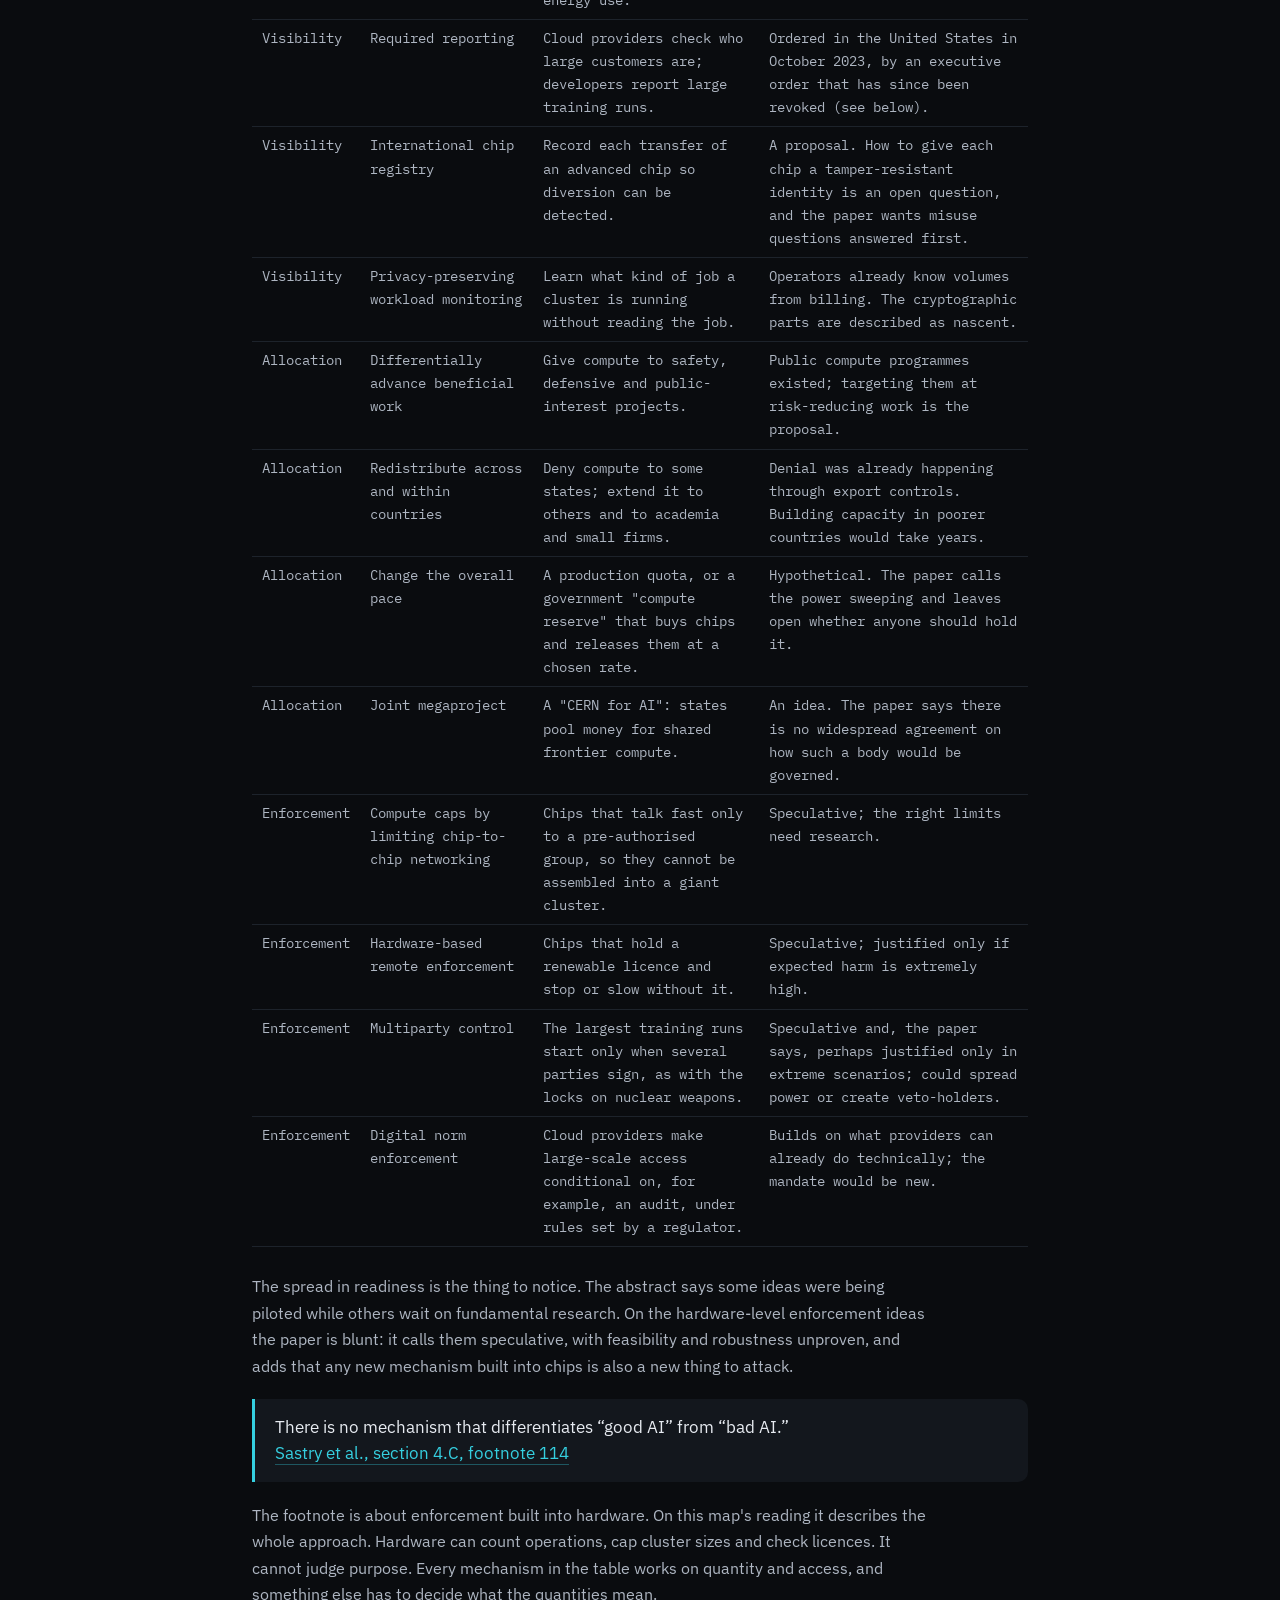
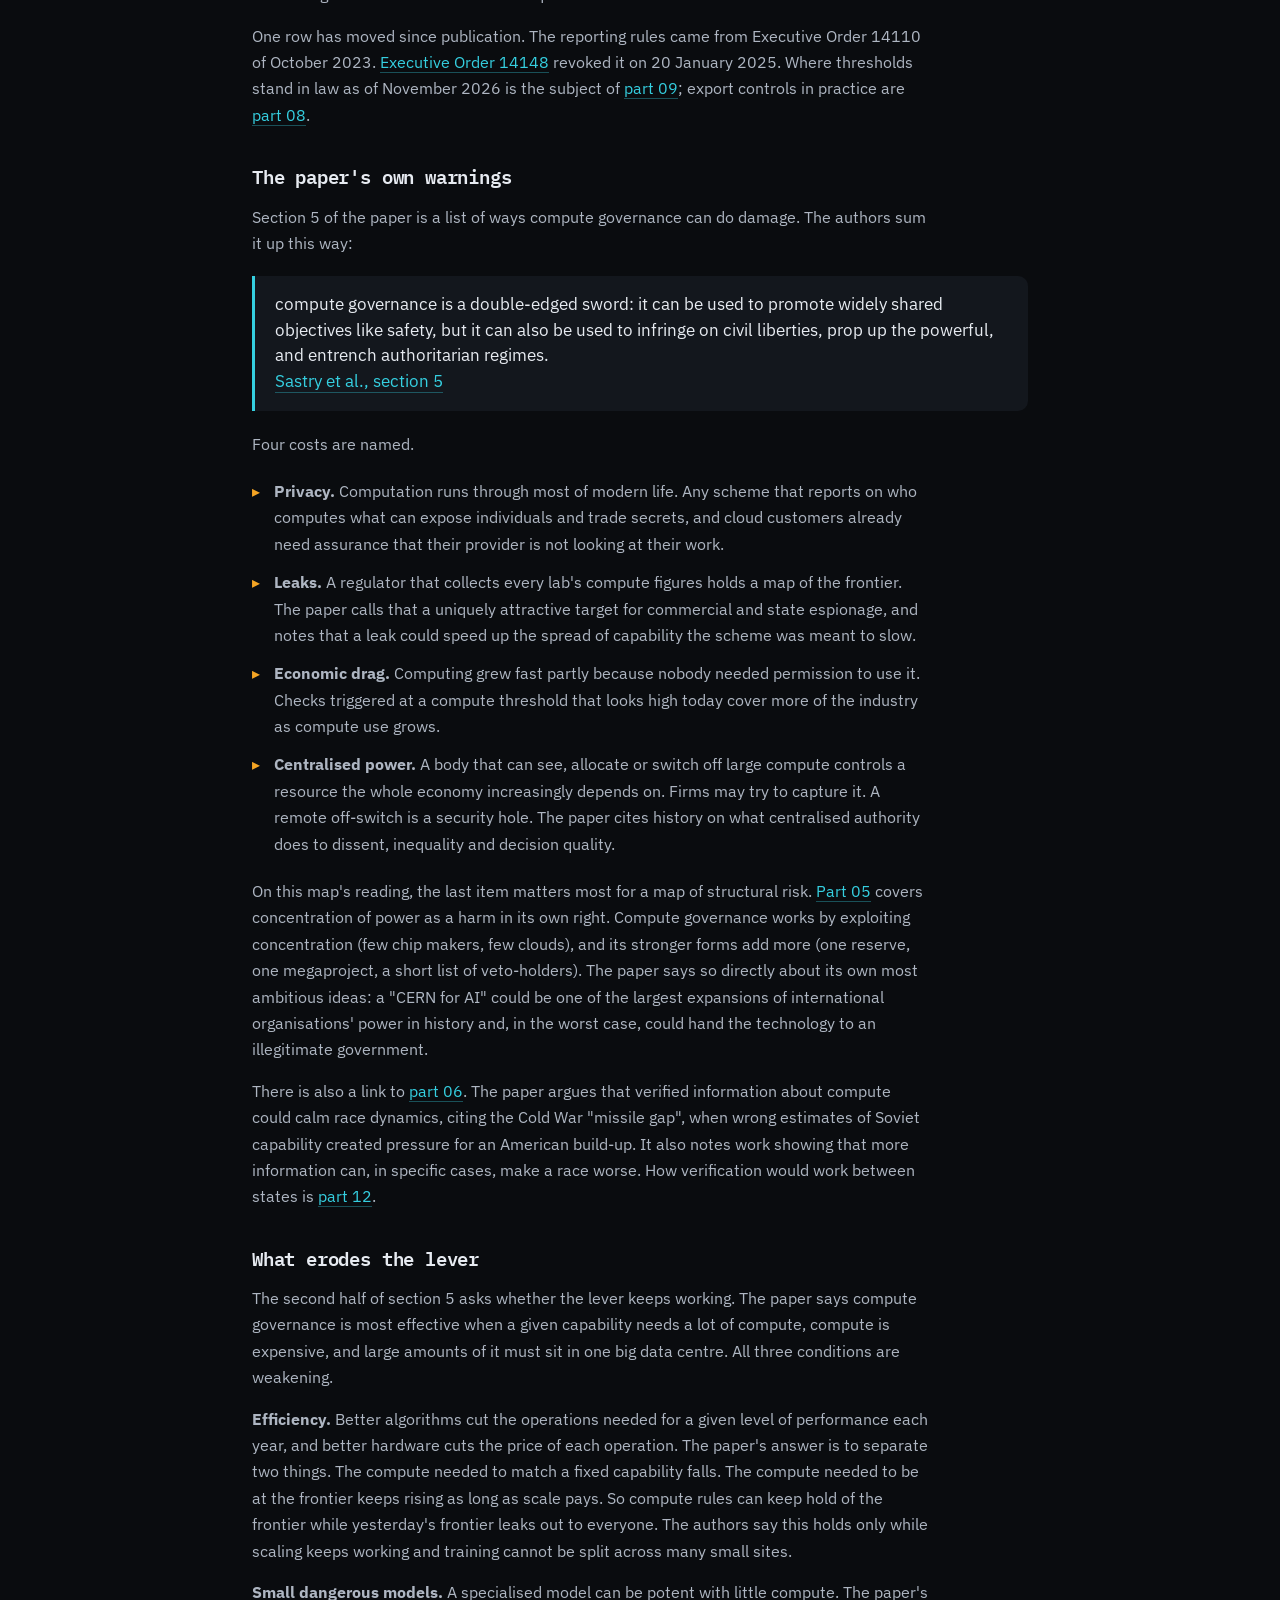
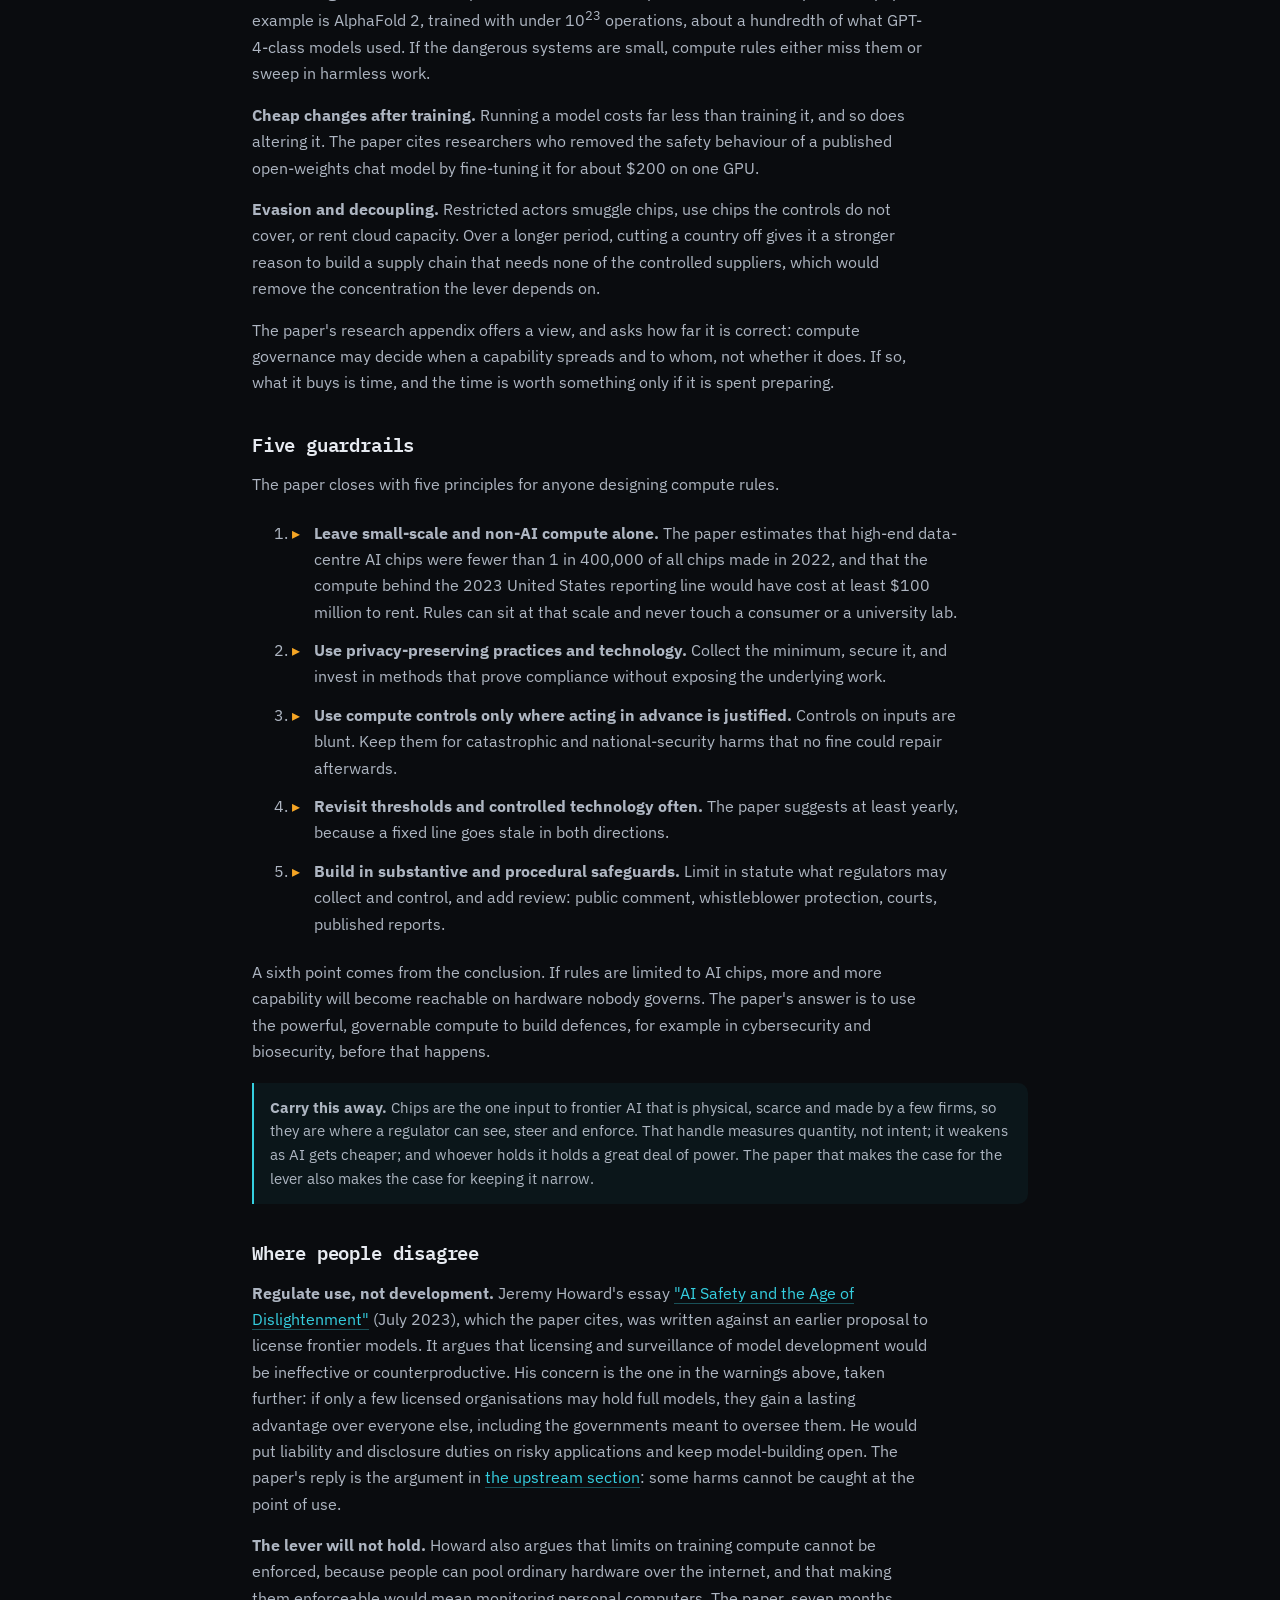
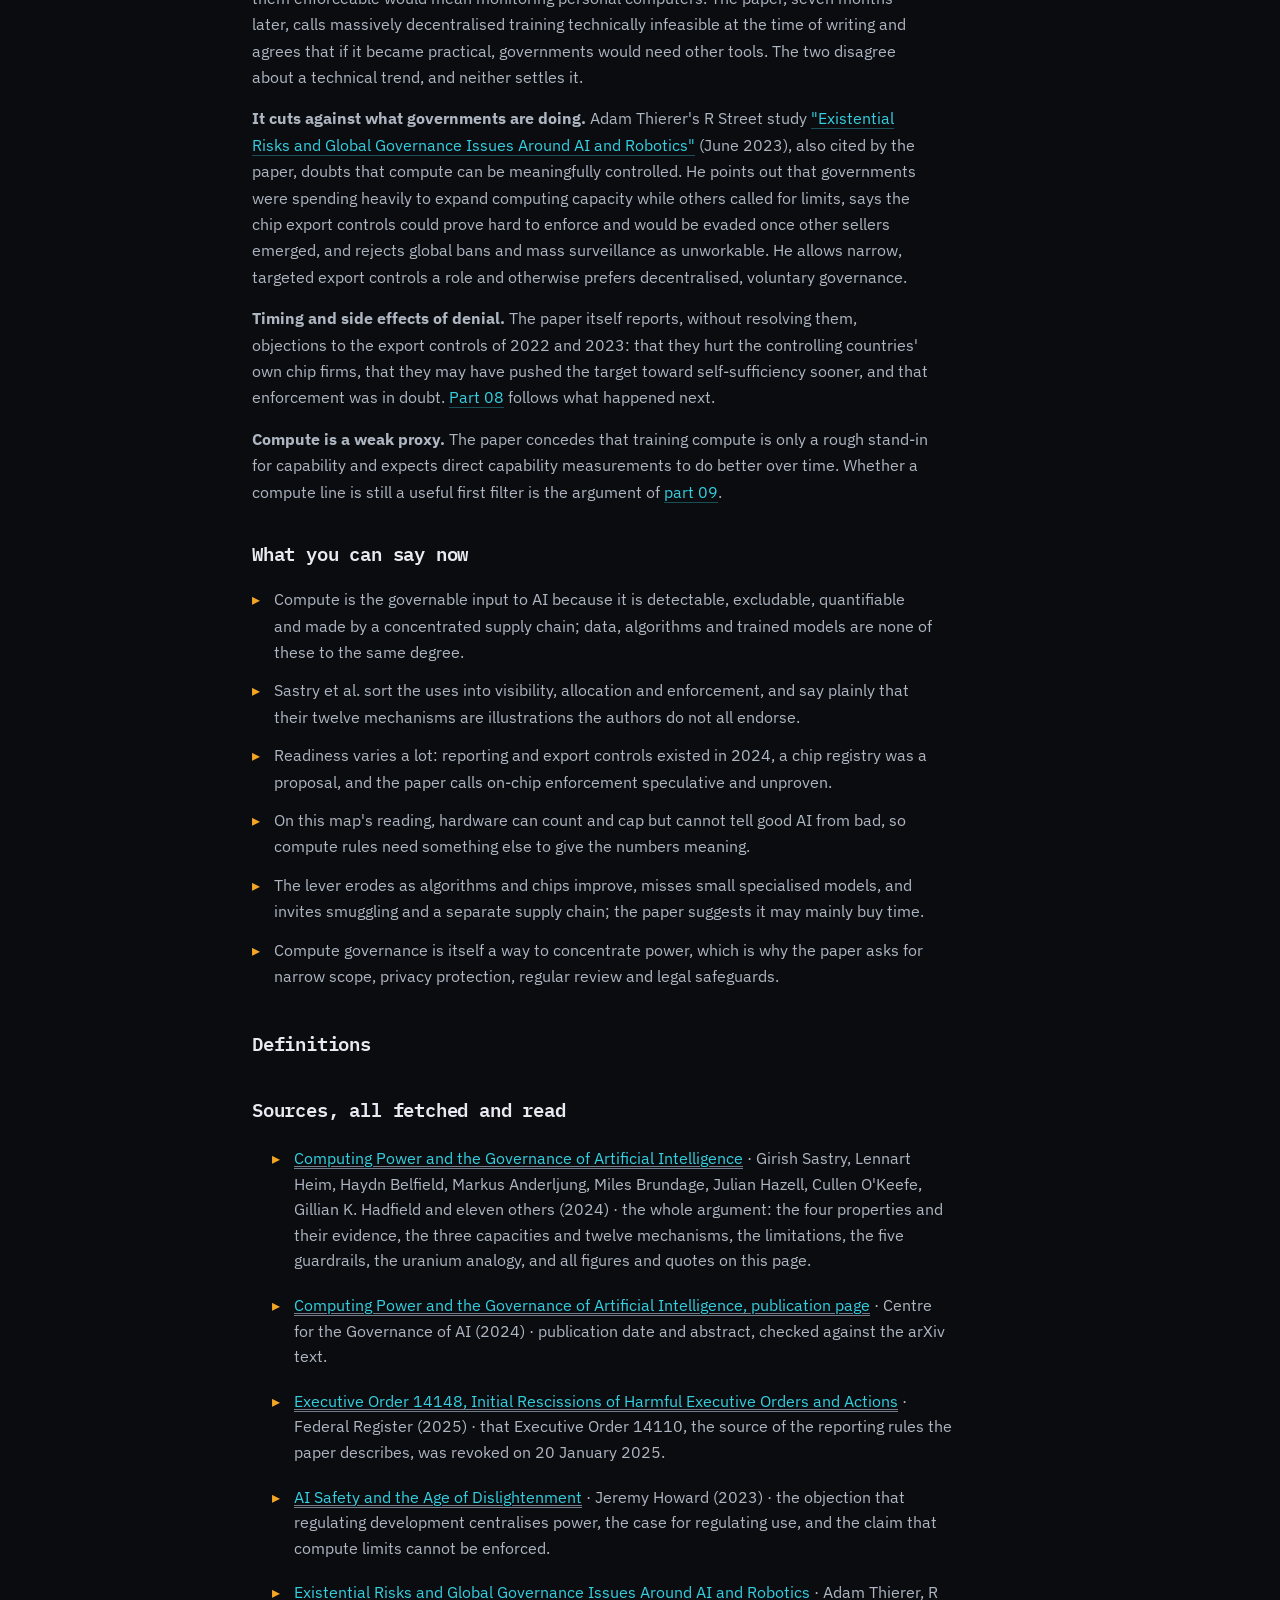
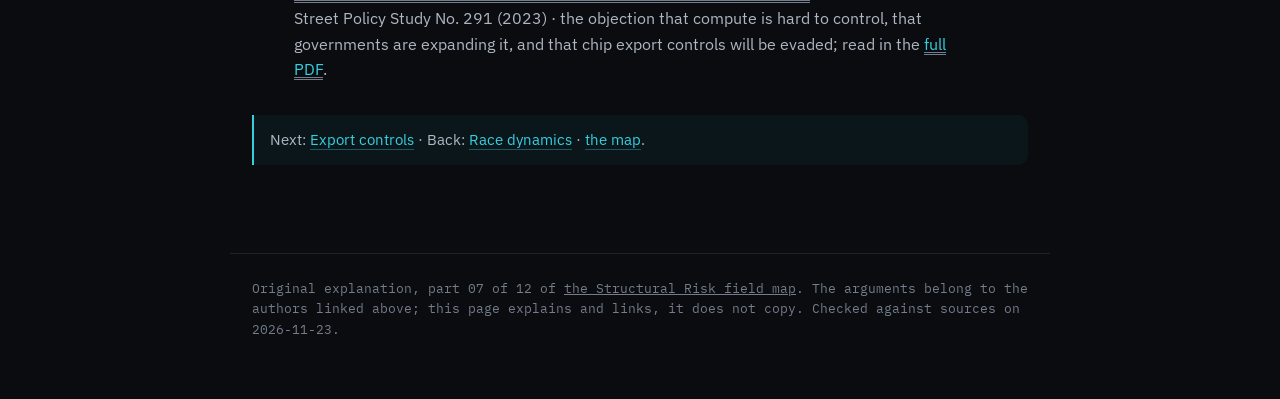
<file: parts/p07.html>
<!DOCTYPE html>
<html lang="en">
<head>
<meta charset="UTF-8" />
<meta name="viewport" content="width=device-width, initial-scale=1.0" />
<title>Compute governance — Structural Risk, mapped</title>
<meta name="description" content="Why AI chips are the input governments can actually count and control, what Sastry et al. say that buys, and the paper's own warnings about the lever." />
<link rel="preconnect" href="https://fonts.googleapis.com" />
<link rel="preconnect" href="https://fonts.gstatic.com" crossorigin />
<link href="https://fonts.googleapis.com/css2?family=IBM+Plex+Mono:wght@400;500;600;700&family=IBM+Plex+Sans:wght@400;500;600;700&display=swap" rel="stylesheet" />
<link rel="stylesheet" href="../paper.css" />
<script>try{var m=localStorage.getItem('aitools-mode')||localStorage.getItem('llm-judges-mode');if(m==='tech'||m==='eli5')document.documentElement.setAttribute('data-'+m,'on')}catch(e){}</script>
</head>
<body>
<header class="bar"><div class="bar-in">
  <div class="brand"><span class="dot"></span>STRUCTURAL&nbsp;RISK&nbsp;//&nbsp;FIELD&nbsp;MAP</div>
  <a class="front-door" href="https://idvorkin-ai-tools.github.io/safety.html">&larr; Front Door</a>
  <a class="back" href="../index.html#levers">&larr; the map</a>
</div></header>
<main>
  <div class="eyebrow"><span class="box bb mono">LEVERS &middot; PART 07 OF 12</span><span class="mono">Chips as the governable input</span></div>
  <h1>Compute governance</h1>
  <div class="authors">Why computing hardware is the part of AI that can be counted and controlled, what that could be used for, and what could go wrong, as argued by Girish Sastry, Lennart Heim, Haydn Belfield and sixteen co-authors.</div>
  <div class="paperlink" style="border-left-color:var(--def)"><span class="lbl">Source</span><a href="https://arxiv.org/abs/2402.08797" target="_blank" rel="noopener">Sastry, Heim, Belfield, Anderljung, Brundage et al., Computing Power and the Governance of Artificial Intelligence (2024) &#8599;</a></div>
  <div class="paperlink" style="border-left-color:var(--def)"><span class="lbl">Source</span><a href="https://www.governance.ai/research-paper/computing-power-and-the-governance-of-artificial-intelligence" target="_blank" rel="noopener">Centre for the Governance of AI, the paper's own page (2024) &#8599;</a></div>

  <div class="tldr plain-only"><b>TL;DR &mdash;</b> Ideas and data can be copied for free, so rules about them are hard to enforce. The specialised chips that train the biggest AI models are physical, expensive, few, and made by a handful of companies. A 2024 paper argues that this makes chips the best place to steer AI from: you can see who has them, decide who gets them, and enforce rules through them. The same paper warns that this handle can be used badly and that it weakens every year as AI gets cheaper to build.</div>
  <div class="tldr tech-only"><b>TL;DR, technical &mdash;</b> Sastry et al. (arXiv 2402.08797, February 2024) argue that AI compute is the most regulable input to frontier AI because it is detectable, excludable and quantifiable and comes from a highly concentrated supply chain. They sort what it enables into three capacities, visibility, allocation and enforcement, with four illustrative mechanisms each, ranging from reporting rules that existed in 2024 to on-chip enforcement they call speculative and unproven. They list the costs (privacy, leaks, economic drag, centralised power), the erosion from algorithmic and hardware progress and low-compute models, and five guardrails.</div>
  <div class="tldr eli5-only"><b>TL;DR, ELI5 &mdash;</b> Anyone can copy a recipe, so you cannot control recipes. But the very biggest cakes need giant ovens, and only a few factories make giant ovens. So if grown-ups want to know who is baking giant cakes, they count the ovens. The catch: whoever counts the ovens gets a lot of power, and every year people learn to bake bigger cakes in smaller ovens.</div>

  <p class="lead">Parts 01 to 06 described risks that come from the shape of the situation: no single culprit, many actors each responding to pressure. A structural problem needs a lever that acts on the situation, not on one actor's intentions. <span class="term" data-term="compute-governance">Compute governance</span> is a proposal for such a lever: act on the hardware every frontier developer needs. The paper explained here sets out the case and devotes a full section to the downsides, so this page spends as long on the warnings as on the promise.</p>

  <h2 id="why-compute">Why the authors start with compute</h2>
  <p>The paper treats AI capability as the product of three technical inputs, data, algorithms and computing power, plus the people who combine them. Its claim is narrow: of these, compute is the one a regulator can get a grip on, and it matters most for exactly the large general models that worry people.</p>
  <p>On importance, the paper's evidence is the growth curve. Using Epoch's data, it reports that the compute used to train notable models doubled about every six months from 2010, a factor of roughly 350 million in 13 years. Chip price-performance doubled only every two to two and a half years, so most of the growth came from spending more on bigger clusters. Developers paid because scale kept buying capability. Training compute is counted in total operations, usually <span class="term" data-term="flop">FLOP</span>.</p>
  <p>Two caveats come with this from the start. The paper says compute governance is one tool among several, and that it does not reach small, specialised systems. And its front page states that the nineteen authors do not all agree with every claim.</p>
  <blockquote class="q">The authors vary significantly in their views of which of these, if any, would be desirable.<br /><a class="lnk" href="https://arxiv.org/abs/2402.08797" target="_blank" rel="noopener">Sastry et al., section 1, on their own list of mechanisms</a></blockquote>

  <h2 id="four-properties">Four properties that make chips governable</h2>
  <p>The core of the argument is a comparison. Data, algorithms and trained models are information: once out, they can be copied at no cost, and many people can use the same copy at once. Chips are objects. The paper names four properties that follow, and scores every input against them in its Figure 9; compute is the only one rated high on all four.</p>
  <div class="scroll"><table class="kv">
    <tr><th>Property</th><th>What it means</th><th>The paper's evidence</th><th>The paper's own caveat</th></tr>
    <tr><td>Detectable</td><td>Large-scale AI work is hard to hide.</td><td>An AI supercomputer is tens of thousands of chips drawing up to dozens of megawatts, in a building that can cost billions and needs permits and a power allocation. The paper cites an estimate of about 140 data centres above 100 MW in 2023.</td><td>Seeing a building does not tell you what runs inside it. Most large data centres host ordinary workloads too.</td></tr>
    <tr><td>Excludable</td><td>Whoever holds a chip decides who uses it.</td><td>You either own the chip or rent time on it, and the holder can cut you off. Two users cannot use the same chip-hour. A published paper or leaked file has neither limit.</td><td>Intruders can break in and use someone else's compute, though the paper says they are easily expelled once detected.</td></tr>
    <tr><td>Quantifiable</td><td>Compute can be measured and checked.</td><td>Chips can be counted and have specifications: operations per second, memory, bandwidth between chips. Contrast talent, which resists measurement and is rightly protected by civil liberties.</td><td>Ways of measuring the compute used in a training run were not yet fully standardised.</td></tr>
    <tr><td>Concentrated supply chain</td><td>A few firms control key steps.</td><td>In the paper's Figure 11: one firm (ASML) makes all extreme-ultraviolet lithography machines; one foundry (TSMC) made about 90% of logic chips at 7 nm and below in 2022; one designer (NVIDIA) had 80 to 95% of AI chip design in 2023. The lithography machines took decades and billions of dollars to develop.</td><td>These are facts about the market in 2022 to 2023, and they can change. The same figure notes a Chinese foundry producing 7 nm chips in 2023 with older equipment.</td></tr>
  </table></div>
  <p class="tech-only">The paper deliberately measures hardware in "operations per second" instead of floating-point operations per second, because training increasingly uses lower-precision arithmetic. It also separates two uses of quantification: measuring a cluster (what could this hardware train?) and measuring a model (how much compute went into it?). The second is what a compute threshold uses; see <a class="lnk" href="p09.html">part 09</a>.</p>
  <p>The fourth property strengthens the other three. If every advanced chip passes through two or three companies, then counting, tracking and withholding chips needs the cooperation of very few parties. The paper's Appendix A compares this to uranium enrichment, a physical bottleneck that nuclear governance has leaned on for decades, and adds that the analogy breaks in one important place: nothing in the nuclear case resembles publishing <span class="term" data-term="model-weights">model weights</span>, which lets anyone skip the expensive step.</p>

  <h2 id="upstream">Why govern development and not only use</h2>
  <p>Most regulation targets harmful use of a finished product. The paper expects AI rules to do that too, and argues it will not be enough for the most severe risks, for two reasons.</p>
  <p>First, deployments are hard to find. One copy of a trained model runs on a small amount of hardware, and copies spread through release or theft. Second, harm does not stay where the model is deployed: a pathogen design or a piece of malware can travel far beyond the system that produced it. So the paper wants some rules to apply earlier, while the model is being built, and compute is the input that makes an early check feasible. It restricts this to harms too large to compensate afterwards.</p>

  <h2 id="three-capacities">Three capacities, twelve mechanisms</h2>
  <p>The paper sorts what compute could do for a regulator into three capacities. <b>Visibility</b> is knowing who is building and running advanced AI. <b>Allocation</b> is influencing who gets compute and for what. <b>Enforcement</b> is being able to prevent or respond to rule-breaking. Each gets four examples. The paper calls them illustrative, not recommendations.</p>
  <div class="scroll"><table class="kv">
    <tr><th>Capacity</th><th>Mechanism</th><th>What it would do</th><th>Readiness, in the paper's terms (February 2024)</th></tr>
    <tr><td>Visibility</td><td>Estimates from public information</td><td>Infer who can build frontier models from data centres, purchases and energy use.</td><td>Possible already, but coarse; the paper says it is not enough alone.</td></tr>
    <tr><td>Visibility</td><td>Required reporting</td><td>Cloud providers check who large customers are; developers report large training runs.</td><td>Ordered in the United States in October 2023, by an executive order that has since been revoked (see below).</td></tr>
    <tr><td>Visibility</td><td>International chip registry</td><td>Record each transfer of an advanced chip so diversion can be detected.</td><td>A proposal. How to give each chip a tamper-resistant identity is an open question, and the paper wants misuse questions answered first.</td></tr>
    <tr><td>Visibility</td><td>Privacy-preserving workload monitoring</td><td>Learn what kind of job a cluster is running without reading the job.</td><td>Operators already know volumes from billing. The cryptographic parts are described as nascent.</td></tr>
    <tr><td>Allocation</td><td>Differentially advance beneficial work</td><td>Give compute to safety, defensive and public-interest projects.</td><td>Public compute programmes existed; targeting them at risk-reducing work is the proposal.</td></tr>
    <tr><td>Allocation</td><td>Redistribute across and within countries</td><td>Deny compute to some states; extend it to others and to academia and small firms.</td><td>Denial was already happening through <span class="term" data-term="export-control">export controls</span>. Building capacity in poorer countries would take years.</td></tr>
    <tr><td>Allocation</td><td>Change the overall pace</td><td>A production quota, or a government "compute reserve" that buys chips and releases them at a chosen rate.</td><td>Hypothetical. The paper calls the power sweeping and leaves open whether anyone should hold it.</td></tr>
    <tr><td>Allocation</td><td>Joint megaproject</td><td>A "CERN for AI": states pool money for shared frontier compute.</td><td>An idea. The paper says there is no widespread agreement on how such a body would be governed.</td></tr>
    <tr><td>Enforcement</td><td>Compute caps by limiting chip-to-chip networking</td><td>Chips that talk fast only to a pre-authorised group, so they cannot be assembled into a giant cluster.</td><td>Speculative; the right limits need research.</td></tr>
    <tr><td>Enforcement</td><td>Hardware-based remote enforcement</td><td>Chips that hold a renewable licence and stop or slow without it.</td><td>Speculative; justified only if expected harm is extremely high.</td></tr>
    <tr><td>Enforcement</td><td>Multiparty control</td><td>The largest training runs start only when several parties sign, as with the locks on nuclear weapons.</td><td>Speculative and, the paper says, perhaps justified only in extreme scenarios; could spread power or create veto-holders.</td></tr>
    <tr><td>Enforcement</td><td>Digital norm enforcement</td><td>Cloud providers make large-scale access conditional on, for example, an audit, under rules set by a regulator.</td><td>Builds on what providers can already do technically; the mandate would be new.</td></tr>
  </table></div>
  <p>The spread in readiness is the thing to notice. The abstract says some ideas were being piloted while others wait on fundamental research. On the hardware-level enforcement ideas the paper is blunt: it calls them speculative, with feasibility and robustness unproven, and adds that any new mechanism built into chips is also a new thing to attack.</p>
  <blockquote class="q">There is no mechanism that differentiates “good AI” from “bad AI.”<br /><a class="lnk" href="https://arxiv.org/abs/2402.08797" target="_blank" rel="noopener">Sastry et al., section 4.C, footnote 114</a></blockquote>
  <p>The footnote is about enforcement built into hardware. On this map's reading it describes the whole approach. Hardware can count operations, cap cluster sizes and check licences. It cannot judge purpose. Every mechanism in the table works on quantity and access, and something else has to decide what the quantities mean.</p>
  <p>One row has moved since publication. The reporting rules came from Executive Order 14110 of October 2023. <a class="lnk" href="https://www.federalregister.gov/documents/2025/01/28/2025-01901/initial-rescissions-of-harmful-executive-orders-and-actions" target="_blank" rel="noopener">Executive Order 14148</a> revoked it on 20 January 2025. Where thresholds stand in law as of November 2026 is the subject of <a class="lnk" href="p09.html">part 09</a>; export controls in practice are <a class="lnk" href="p08.html">part 08</a>.</p>

  <h2 id="warnings">The paper's own warnings</h2>
  <p>Section 5 of the paper is a list of ways compute governance can do damage. The authors sum it up this way:</p>
  <blockquote class="q">compute governance is a double-edged sword: it can be used to promote widely shared objectives like safety, but it can also be used to infringe on civil liberties, prop up the powerful, and entrench authoritarian regimes.<br /><a class="lnk" href="https://arxiv.org/abs/2402.08797" target="_blank" rel="noopener">Sastry et al., section 5</a></blockquote>
  <p>Four costs are named.</p>
  <ul>
    <li><b>Privacy.</b> Computation runs through most of modern life. Any scheme that reports on who computes what can expose individuals and trade secrets, and cloud customers already need assurance that their provider is not looking at their work.</li>
    <li><b>Leaks.</b> A regulator that collects every lab's compute figures holds a map of the frontier. The paper calls that a uniquely attractive target for commercial and state espionage, and notes that a leak could speed up the spread of capability the scheme was meant to slow.</li>
    <li><b>Economic drag.</b> Computing grew fast partly because nobody needed permission to use it. Checks triggered at a <span class="term" data-term="compute-threshold">compute threshold</span> that looks high today cover more of the industry as compute use grows.</li>
    <li><b>Centralised power.</b> A body that can see, allocate or switch off large compute controls a resource the whole economy increasingly depends on. Firms may try to capture it. A remote off-switch is a security hole. The paper cites history on what centralised authority does to dissent, inequality and decision quality.</li>
  </ul>
  <p>On this map's reading, the last item matters most for a map of structural risk. <a class="lnk" href="p05.html">Part 05</a> covers <span class="term" data-term="power-concentration">concentration of power</span> as a harm in its own right. Compute governance works by exploiting concentration (few chip makers, few clouds), and its stronger forms add more (one reserve, one megaproject, a short list of veto-holders). The paper says so directly about its own most ambitious ideas: a "CERN for AI" could be one of the largest expansions of international organisations' power in history and, in the worst case, could hand the technology to an illegitimate government.</p>
  <p>There is also a link to <a class="lnk" href="p06.html">part 06</a>. The paper argues that verified information about compute could calm <span class="term" data-term="race-dynamics">race dynamics</span>, citing the Cold War "missile gap", when wrong estimates of Soviet capability created pressure for an American build-up. It also notes work showing that more information can, in specific cases, make a race worse. How verification would work between states is <a class="lnk" href="p12.html">part 12</a>.</p>

  <h2 id="erosion">What erodes the lever</h2>
  <p>The second half of section 5 asks whether the lever keeps working. The paper says compute governance is most effective when a given capability needs a lot of compute, compute is expensive, and large amounts of it must sit in one big data centre. All three conditions are weakening.</p>
  <p><b>Efficiency.</b> Better algorithms cut the operations needed for a given level of performance each year, and better hardware cuts the price of each operation. The paper's answer is to separate two things. The compute needed to match a fixed capability falls. The compute needed to be at the frontier keeps rising as long as scale pays. So compute rules can keep hold of the frontier while yesterday's frontier leaks out to everyone. The authors say this holds only while scaling keeps working and training cannot be split across many small sites.</p>
  <p><b>Small dangerous models.</b> A specialised model can be potent with little compute. The paper's example is AlphaFold 2, trained with under 10<sup>23</sup> operations, about a hundredth of what GPT-4-class models used. If the dangerous systems are small, compute rules either miss them or sweep in harmless work.</p>
  <p><b>Cheap changes after training.</b> Running a model costs far less than training it, and so does altering it. The paper cites researchers who removed the safety behaviour of a published <span class="term" data-term="open-weights">open-weights</span> chat model by <span class="term" data-term="fine-tuning">fine-tuning</span> it for about $200 on one GPU.</p>
  <p><b>Evasion and decoupling.</b> Restricted actors smuggle chips, use chips the controls do not cover, or rent cloud capacity. Over a longer period, cutting a country off gives it a stronger reason to build a supply chain that needs none of the controlled suppliers, which would remove the concentration the lever depends on.</p>
  <p>The paper's research appendix offers a view, and asks how far it is correct: compute governance may decide when a capability spreads and to whom, not whether it does. If so, what it buys is time, and the time is worth something only if it is spent preparing.</p>

  <h2 id="guardrails">Five guardrails</h2>
  <p>The paper closes with five principles for anyone designing compute rules.</p>
  <ol>
    <li><b>Leave small-scale and non-AI compute alone.</b> The paper estimates that high-end data-centre AI chips were fewer than 1 in 400,000 of all chips made in 2022, and that the compute behind the 2023 United States reporting line would have cost at least $100 million to rent. Rules can sit at that scale and never touch a consumer or a university lab.</li>
    <li><b>Use privacy-preserving practices and technology.</b> Collect the minimum, secure it, and invest in methods that prove compliance without exposing the underlying work.</li>
    <li><b>Use compute controls only where acting in advance is justified.</b> Controls on inputs are blunt. Keep them for catastrophic and national-security harms that no fine could repair afterwards.</li>
    <li><b>Revisit thresholds and controlled technology often.</b> The paper suggests at least yearly, because a fixed line goes stale in both directions.</li>
    <li><b>Build in substantive and procedural safeguards.</b> Limit in statute what regulators may collect and control, and add review: public comment, whistleblower protection, courts, published reports.</li>
  </ol>
  <p>A sixth point comes from the conclusion. If rules are limited to AI chips, more and more capability will become reachable on hardware nobody governs. The paper's answer is to use the powerful, governable compute to build defences, for example in cybersecurity and biosecurity, before that happens.</p>
  <div class="callout"><b>Carry this away.</b> Chips are the one input to frontier AI that is physical, scarce and made by a few firms, so they are where a regulator can see, steer and enforce. That handle measures quantity, not intent; it weakens as AI gets cheaper; and whoever holds it holds a great deal of power. The paper that makes the case for the lever also makes the case for keeping it narrow.</div>

  <h2 id="disagree">Where people disagree</h2>
  <p><b>Regulate use, not development.</b> Jeremy Howard's essay <a class="lnk" href="https://www.fast.ai/posts/2023-11-07-dislightenment.html" target="_blank" rel="noopener">"AI Safety and the Age of Dislightenment"</a> (July 2023), which the paper cites, was written against an earlier proposal to license frontier models. It argues that licensing and surveillance of model development would be ineffective or counterproductive. His concern is the one in the warnings above, taken further: if only a few licensed organisations may hold full models, they gain a lasting advantage over everyone else, including the governments meant to oversee them. He would put liability and disclosure duties on risky applications and keep model-building open. The paper's reply is the argument in <a class="lnk" href="#upstream">the upstream section</a>: some harms cannot be caught at the point of use.</p>
  <p><b>The lever will not hold.</b> Howard also argues that limits on training compute cannot be enforced, because people can pool ordinary hardware over the internet, and that making them enforceable would mean monitoring personal computers. The paper, seven months later, calls massively decentralised training technically infeasible at the time of writing and agrees that if it became practical, governments would need other tools. The two disagree about a technical trend, and neither settles it.</p>
  <p><b>It cuts against what governments are doing.</b> Adam Thierer's R Street study <a class="lnk" href="https://www.rstreet.org/research/existential-risks-and-global-governance-issues-around-ai-and-robotics/" target="_blank" rel="noopener">"Existential Risks and Global Governance Issues Around AI and Robotics"</a> (June 2023), also cited by the paper, doubts that compute can be meaningfully controlled. He points out that governments were spending heavily to expand computing capacity while others called for limits, says the chip export controls could prove hard to enforce and would be evaded once other sellers emerged, and rejects global bans and mass surveillance as unworkable. He allows narrow, targeted export controls a role and otherwise prefers decentralised, voluntary governance.</p>
  <p><b>Timing and side effects of denial.</b> The paper itself reports, without resolving them, objections to the export controls of 2022 and 2023: that they hurt the controlling countries' own chip firms, that they may have pushed the target toward self-sufficiency sooner, and that enforcement was in doubt. <a class="lnk" href="p08.html">Part 08</a> follows what happened next.</p>
  <p><b>Compute is a weak proxy.</b> The paper concedes that training compute is only a rough stand-in for capability and expects direct capability measurements to do better over time. Whether a compute line is still a useful first filter is the argument of <a class="lnk" href="p09.html">part 09</a>.</p>

  <h2 id="can-say">What you can say now</h2>
  <ul>
    <li>Compute is the governable input to AI because it is detectable, excludable, quantifiable and made by a concentrated supply chain; data, algorithms and trained models are none of these to the same degree.</li>
    <li>Sastry et al. sort the uses into visibility, allocation and enforcement, and say plainly that their twelve mechanisms are illustrations the authors do not all endorse.</li>
    <li>Readiness varies a lot: reporting and export controls existed in 2024, a chip registry was a proposal, and the paper calls on-chip enforcement speculative and unproven.</li>
    <li>On this map's reading, hardware can count and cap but cannot tell good AI from bad, so compute rules need something else to give the numbers meaning.</li>
    <li>The lever erodes as algorithms and chips improve, misses small specialised models, and invites smuggling and a separate supply chain; the paper suggests it may mainly buy time.</li>
    <li>Compute governance is itself a way to concentrate power, which is why the paper asks for narrow scope, privacy protection, regular review and legal safeguards.</li>
  </ul>

  <section id="definitions"><h2>Definitions</h2><div data-terms-list></div></section>

  <h2 id="sources">Sources, all fetched and read</h2>
  <ul class="readings">
    <li><a href="https://arxiv.org/abs/2402.08797" target="_blank" rel="noopener">Computing Power and the Governance of Artificial Intelligence</a> &middot; Girish Sastry, Lennart Heim, Haydn Belfield, Markus Anderljung, Miles Brundage, Julian Hazell, Cullen O'Keefe, Gillian K. Hadfield and eleven others (2024) &middot; the whole argument: the four properties and their evidence, the three capacities and twelve mechanisms, the limitations, the five guardrails, the uranium analogy, and all figures and quotes on this page.</li>
    <li><a href="https://www.governance.ai/research-paper/computing-power-and-the-governance-of-artificial-intelligence" target="_blank" rel="noopener">Computing Power and the Governance of Artificial Intelligence, publication page</a> &middot; Centre for the Governance of AI (2024) &middot; publication date and abstract, checked against the arXiv text.</li>
    <li><a href="https://www.federalregister.gov/documents/2025/01/28/2025-01901/initial-rescissions-of-harmful-executive-orders-and-actions" target="_blank" rel="noopener">Executive Order 14148, Initial Rescissions of Harmful Executive Orders and Actions</a> &middot; Federal Register (2025) &middot; that Executive Order 14110, the source of the reporting rules the paper describes, was revoked on 20 January 2025.</li>
    <li><a href="https://www.fast.ai/posts/2023-11-07-dislightenment.html" target="_blank" rel="noopener">AI Safety and the Age of Dislightenment</a> &middot; Jeremy Howard (2023) &middot; the objection that regulating development centralises power, the case for regulating use, and the claim that compute limits cannot be enforced.</li>
    <li><a href="https://www.rstreet.org/research/existential-risks-and-global-governance-issues-around-ai-and-robotics/" target="_blank" rel="noopener">Existential Risks and Global Governance Issues Around AI and Robotics</a> &middot; Adam Thierer, R Street Policy Study No. 291 (2023) &middot; the objection that compute is hard to control, that governments are expanding it, and that chip export controls will be evaded; read in the <a href="https://www.rstreet.org/wp-content/uploads/2023/06/Final-Study-No.-291.pdf" target="_blank" rel="noopener">full PDF</a>.</li>
  </ul>

  <div class="callout">Next: <a class="lnk" href="p08.html">Export controls</a> &middot; Back: <a class="lnk" href="p06.html">Race dynamics</a> &middot; <a class="lnk" href="../index.html#levers">the map</a>.</div>
</main>
<footer>Original explanation, part 07 of 12 of <a href="../index.html">the Structural Risk field map</a>. The arguments belong to the authors linked above; this page explains and links, it does not copy. Checked against sources on 2026-11-23.</footer>
<script src="https://idvorkin-ai-tools.github.io/assets/terms.js" defer></script>
<script src="../nav.js" defer></script>
<!-- Private comments mode, inert unless ?annotate=1 (see assets/annotate.js in idvorkin-ai-tools.github.io) -->
<script src="https://idvorkin-ai-tools.github.io/assets/annotate.js" defer></script>
</body>
</html>
</file>
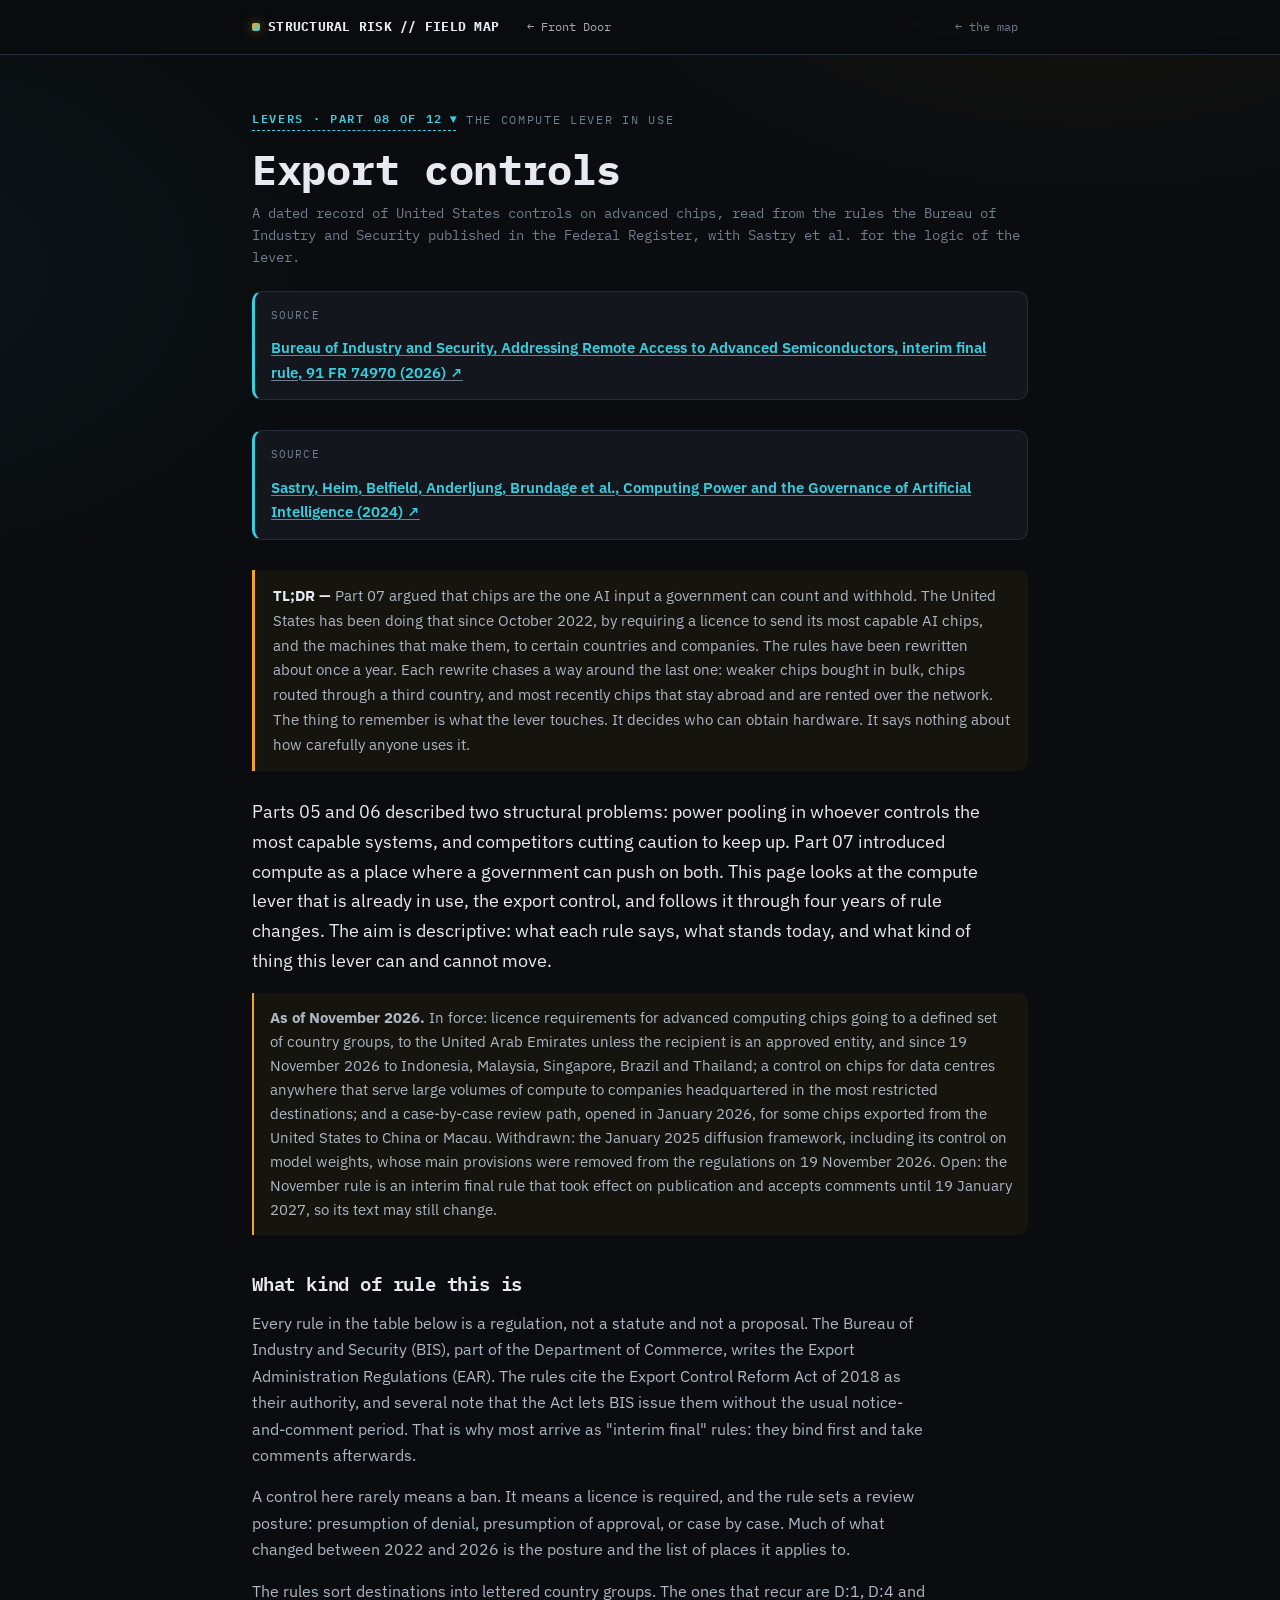
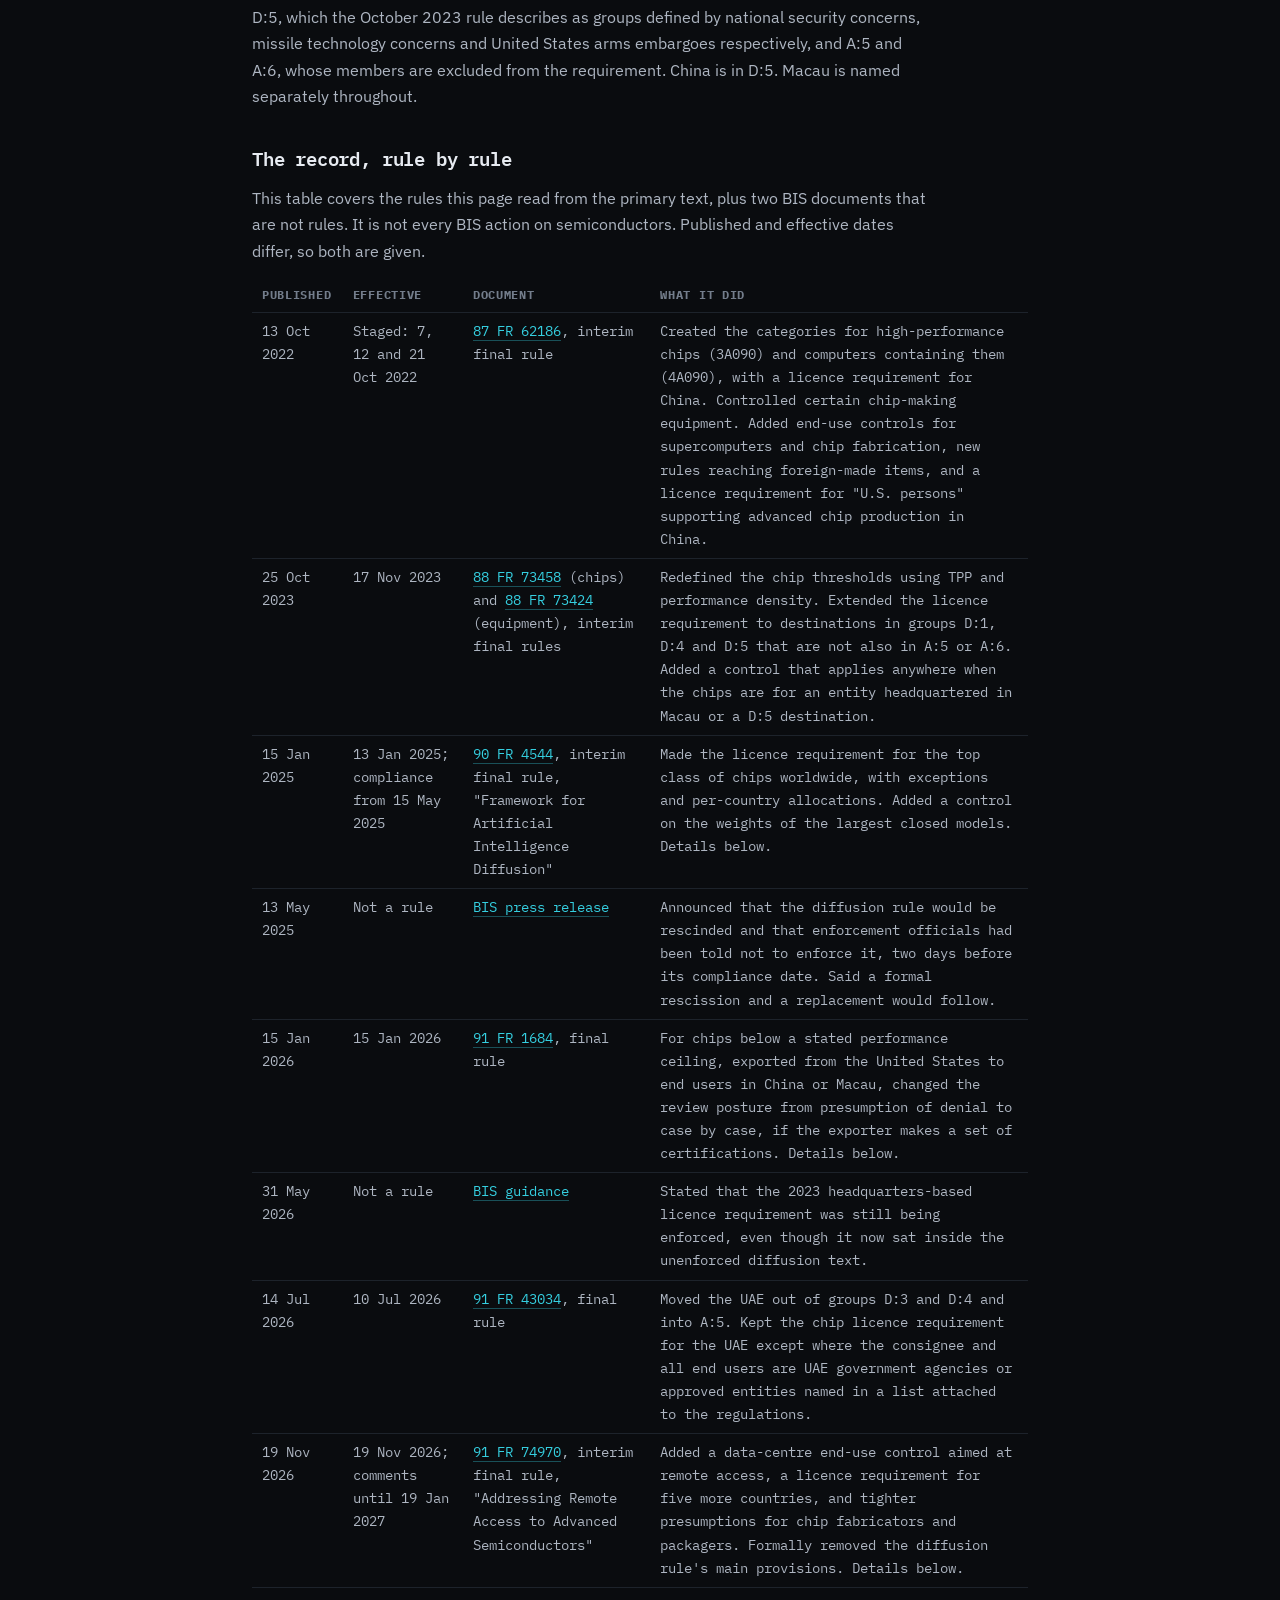
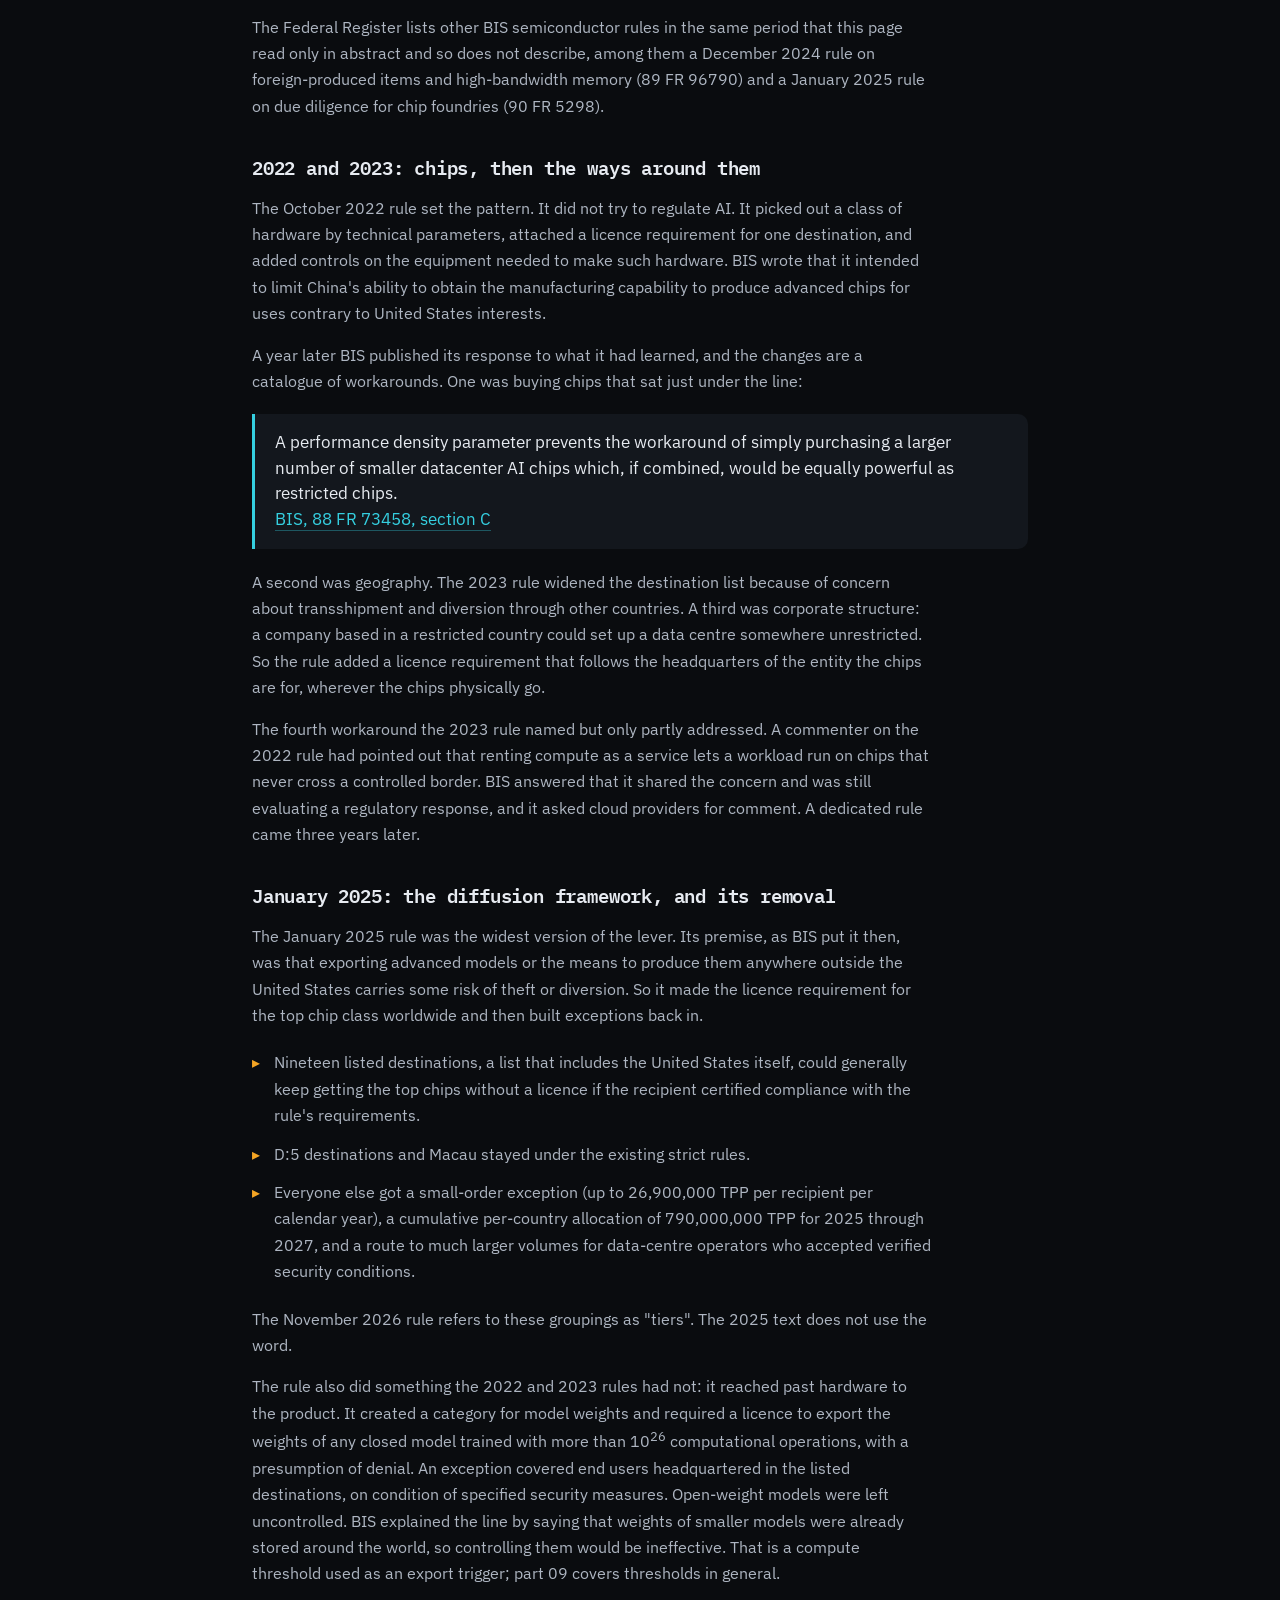
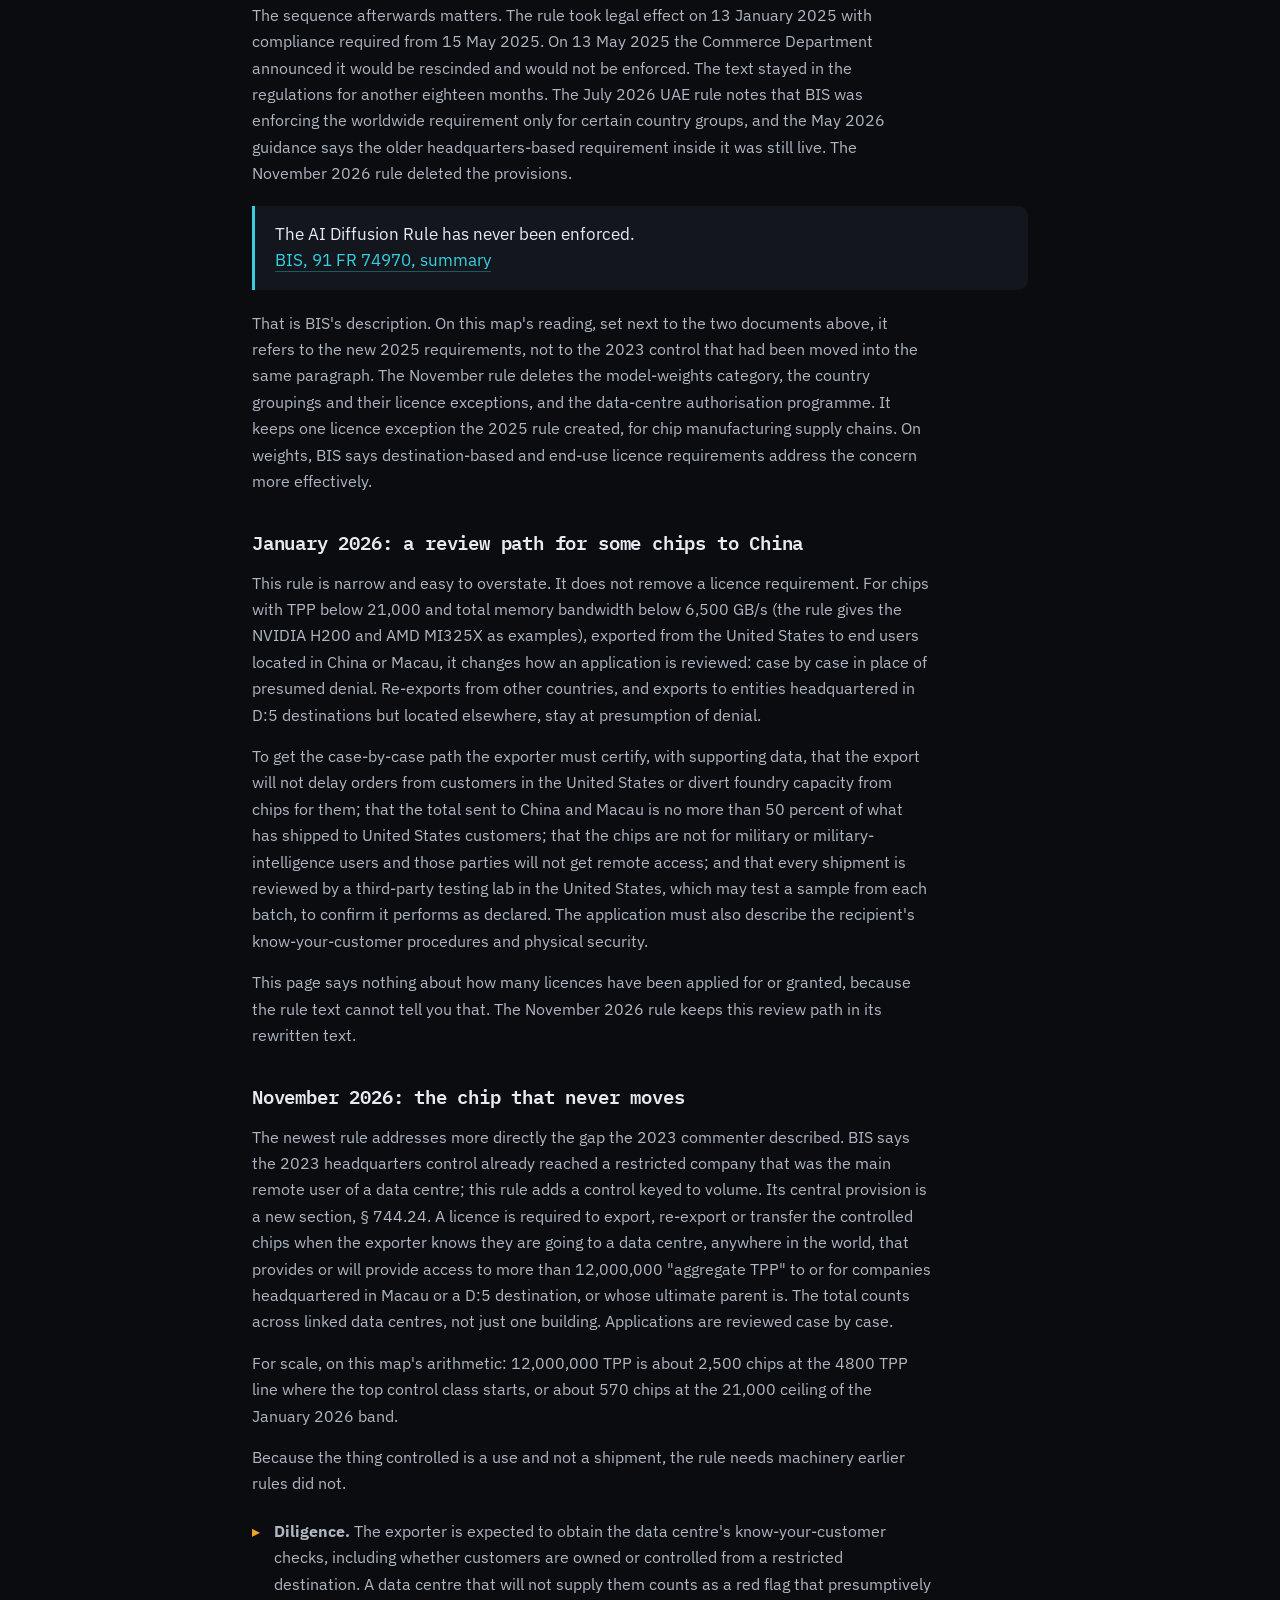
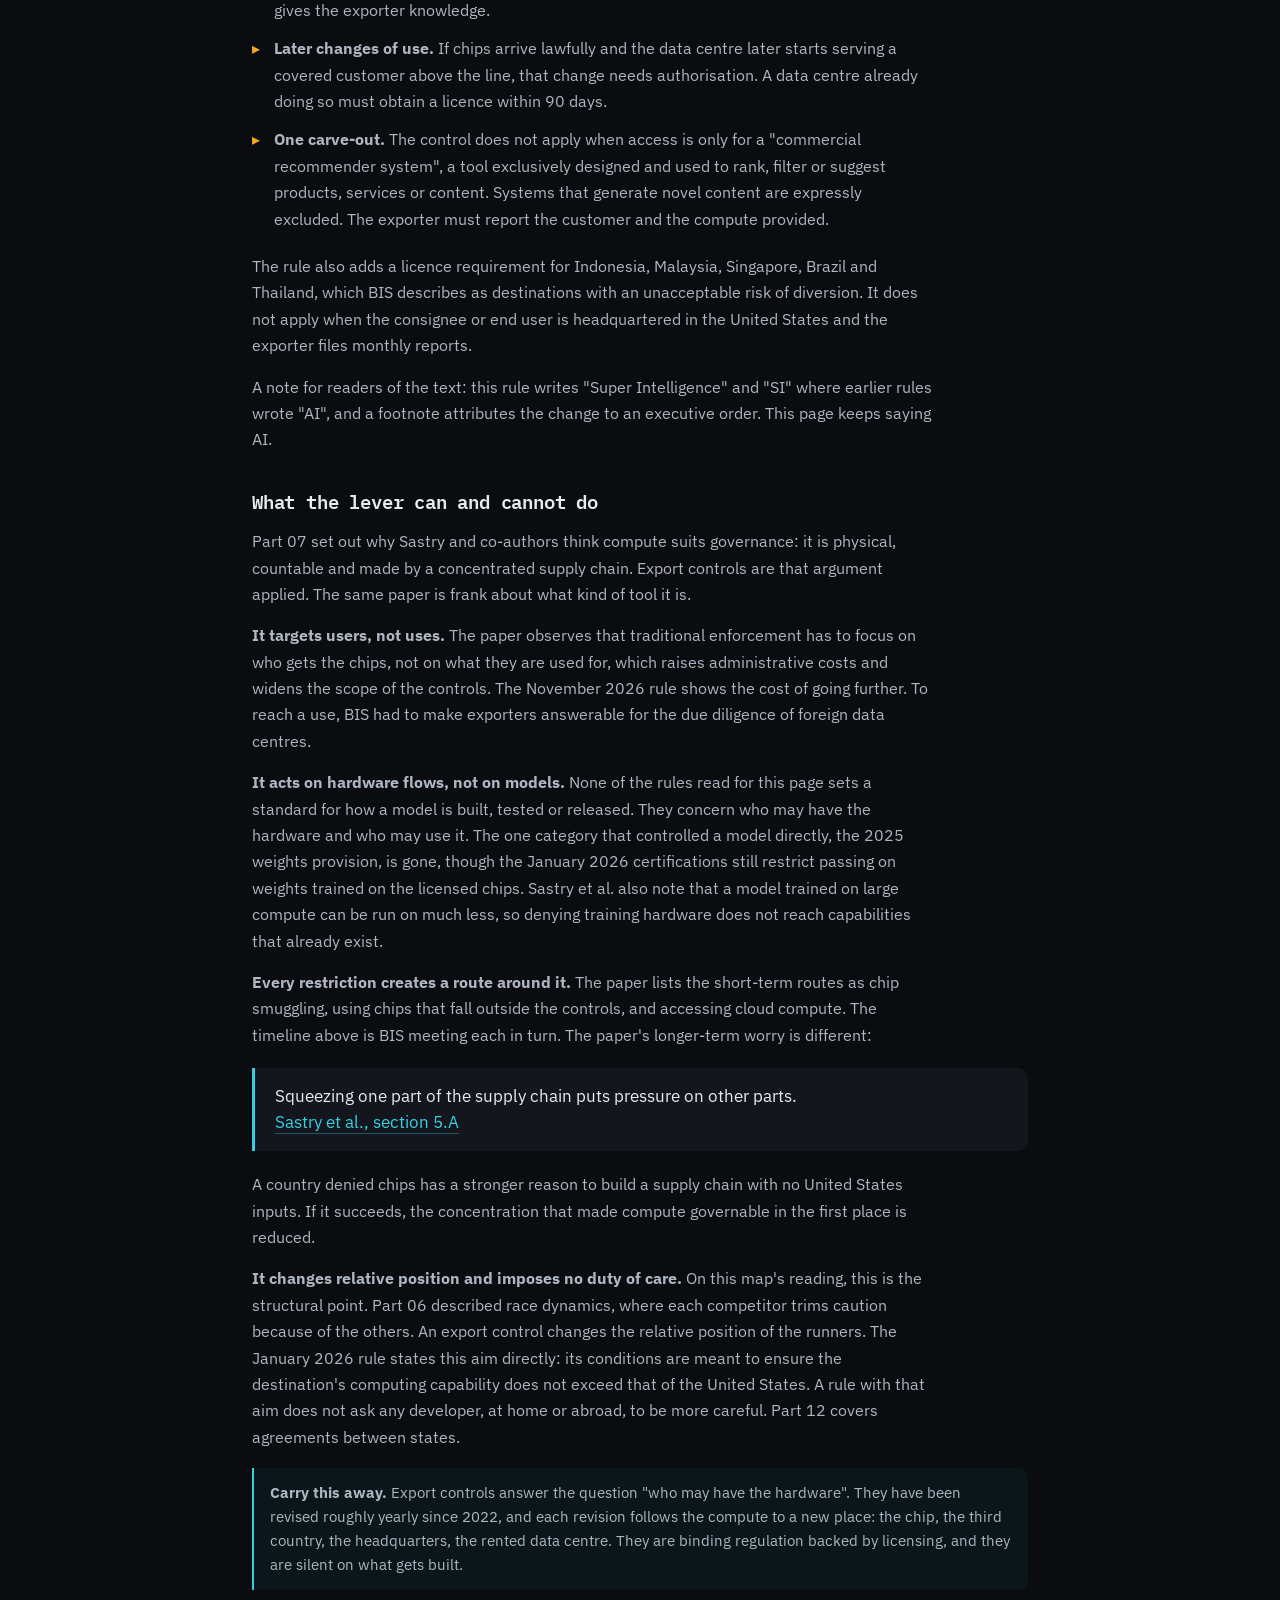
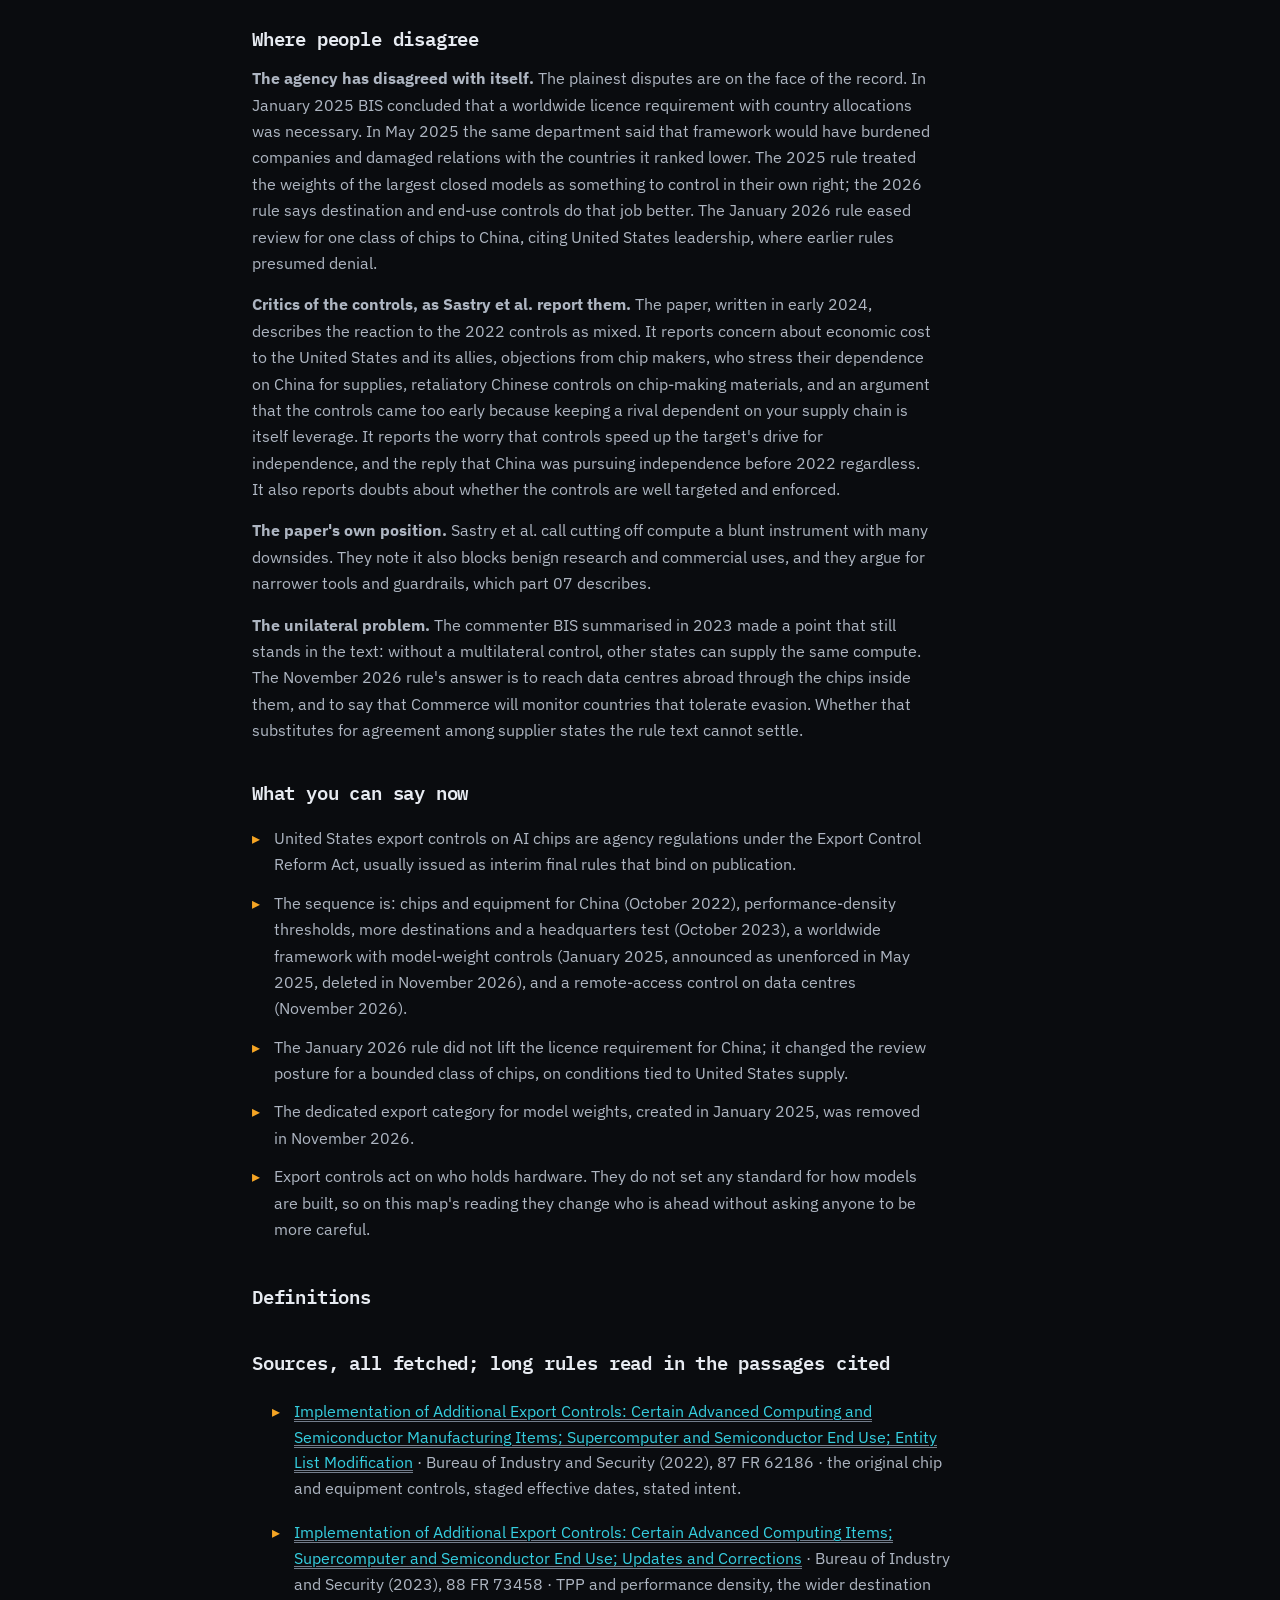
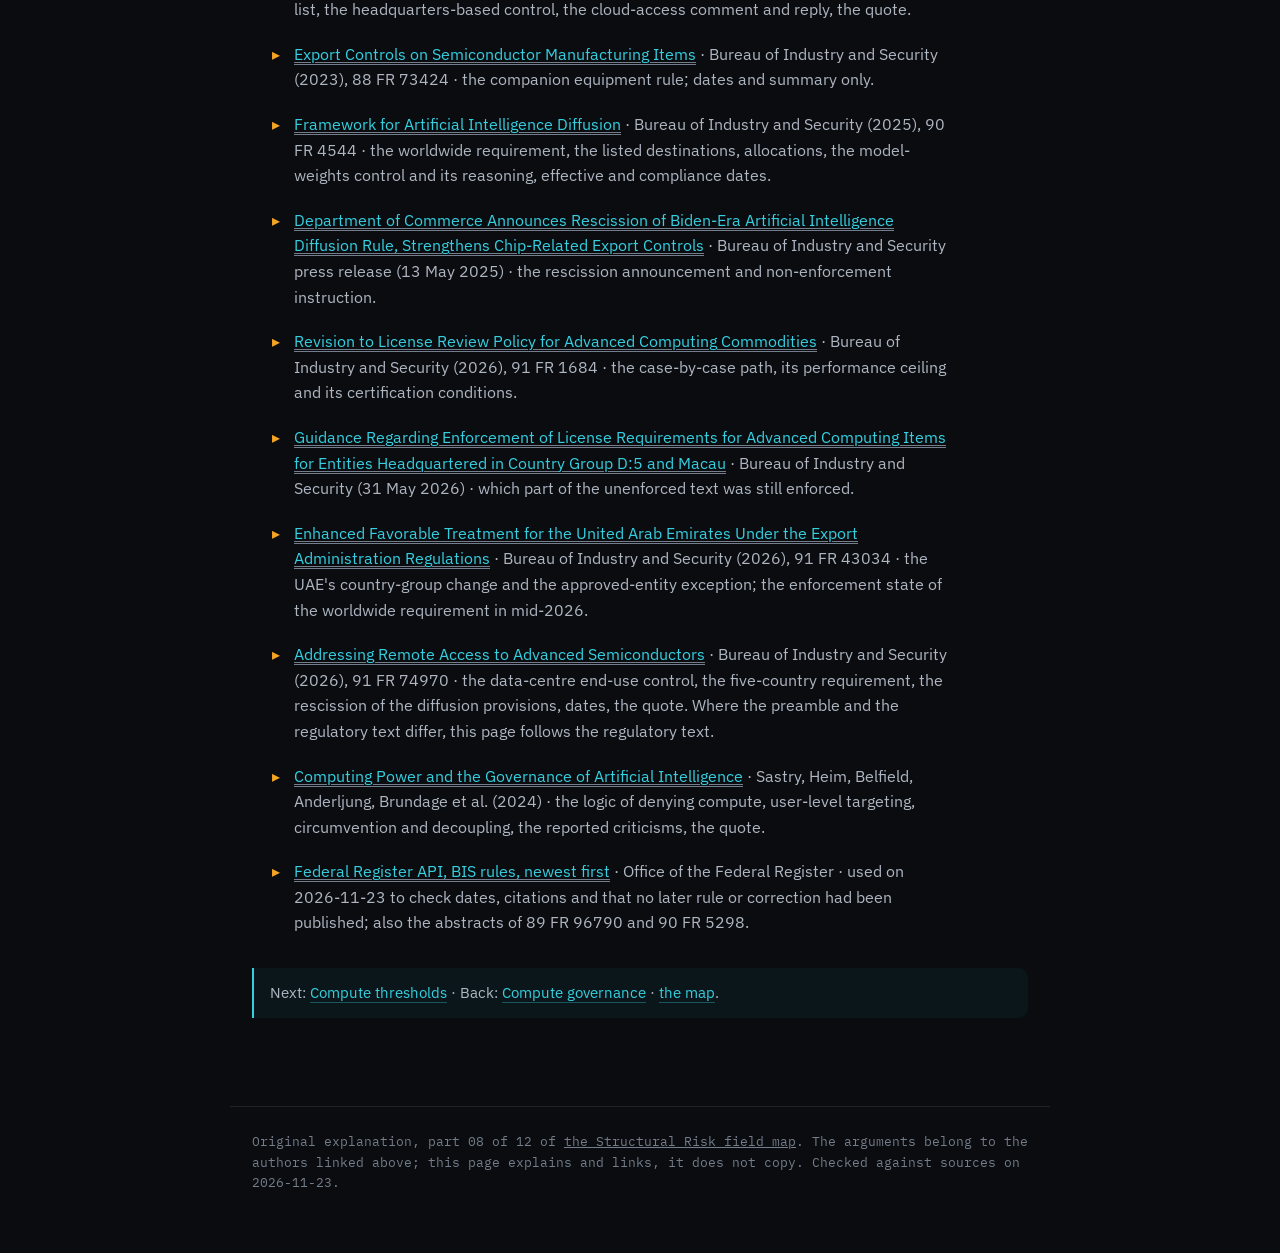
<file: parts/p08.html>
<!DOCTYPE html>
<html lang="en">
<head>
<meta charset="UTF-8" />
<meta name="viewport" content="width=device-width, initial-scale=1.0" />
<title>Export controls — Structural Risk, mapped</title>
<meta name="description" content="United States controls on AI chips, 2022 to November 2026, rule by rule from the Federal Register, and what the lever can and cannot reach." />
<link rel="preconnect" href="https://fonts.googleapis.com" />
<link rel="preconnect" href="https://fonts.gstatic.com" crossorigin />
<link href="https://fonts.googleapis.com/css2?family=IBM+Plex+Mono:wght@400;500;600;700&family=IBM+Plex+Sans:wght@400;500;600;700&display=swap" rel="stylesheet" />
<link rel="stylesheet" href="../paper.css" />
<script>try{var m=localStorage.getItem('aitools-mode')||localStorage.getItem('llm-judges-mode');if(m==='tech'||m==='eli5')document.documentElement.setAttribute('data-'+m,'on')}catch(e){}</script>
</head>
<body>
<header class="bar"><div class="bar-in">
  <div class="brand"><span class="dot"></span>STRUCTURAL&nbsp;RISK&nbsp;//&nbsp;FIELD&nbsp;MAP</div>
  <a class="front-door" href="https://idvorkin-ai-tools.github.io/safety.html">&larr; Front Door</a>
  <a class="back" href="../index.html#levers">&larr; the map</a>
</div></header>
<main>
  <div class="eyebrow"><span class="box bb mono">LEVERS &middot; PART 08 OF 12</span><span class="mono">The compute lever in use</span></div>
  <h1>Export controls</h1>
  <div class="authors">A dated record of United States controls on advanced chips, read from the rules the Bureau of Industry and Security published in the Federal Register, with Sastry et al. for the logic of the lever.</div>
  <div class="paperlink" style="border-left-color:var(--def)"><span class="lbl">Source</span><a href="https://www.federalregister.gov/documents/2026/11/19/2026-23529/addressing-remote-access-to-advanced-semiconductors" target="_blank" rel="noopener">Bureau of Industry and Security, Addressing Remote Access to Advanced Semiconductors, interim final rule, 91 FR 74970 (2026) &#8599;</a></div>
  <div class="paperlink" style="border-left-color:var(--def)"><span class="lbl">Source</span><a href="https://arxiv.org/abs/2402.08797" target="_blank" rel="noopener">Sastry, Heim, Belfield, Anderljung, Brundage et al., Computing Power and the Governance of Artificial Intelligence (2024) &#8599;</a></div>

  <div class="tldr plain-only"><b>TL;DR &mdash;</b> Part 07 argued that chips are the one AI input a government can count and withhold. The United States has been doing that since October 2022, by requiring a licence to send its most capable AI chips, and the machines that make them, to certain countries and companies. The rules have been rewritten about once a year. Each rewrite chases a way around the last one: weaker chips bought in bulk, chips routed through a third country, and most recently chips that stay abroad and are rented over the network. The thing to remember is what the lever touches. It decides who can obtain hardware. It says nothing about how carefully anyone uses it.</div>
  <div class="tldr tech-only"><b>TL;DR, technical &mdash;</b> BIS created ECCNs 3A090 and 4A090 in October 2022 (87 FR 62186), re-based them on total processing performance and performance density in October 2023 and added a headquarters-based end-use control (88 FR 73458). The January 2025 diffusion rule (90 FR 4544) added a worldwide licence requirement, per-country TPP allocations and ECCN 4E091 for closed model weights trained with more than 10<sup>26</sup> operations. BIS announced non-enforcement in May 2025 and removed its main provisions on 19 November 2026 (91 FR 74970), adding a data-centre end-use control at 12,000,000 aggregate TPP and a five-country licence requirement. A January 2026 rule (91 FR 1684) moved some chip exports to China from presumption of denial to case-by-case review.</div>
  <div class="tldr eli5-only"><b>TL;DR, ELI5 &mdash;</b> One country's shops sell the biggest, fastest ovens. The government tells the shops: ask us before you sell a big oven to certain customers. So some customers buy lots of medium ovens, or get a friend in another town to buy one, or pay to bake in somebody else's kitchen. Each time, the government writes a new rule for that trick. The rules are about who gets an oven. They are not about what gets baked.</div>

  <p class="lead">Parts 05 and 06 described two structural problems: power pooling in whoever controls the most capable systems, and competitors cutting caution to keep up. Part 07 introduced compute as a place where a government can push on both. This page looks at the compute lever that is already in use, the <span class="term" data-term="export-control">export control</span>, and follows it through four years of rule changes. The aim is descriptive: what each rule says, what stands today, and what kind of thing this lever can and cannot move.</p>

  <div class="callout off"><b>As of November 2026.</b> In force: licence requirements for advanced computing chips going to a defined set of country groups, to the United Arab Emirates unless the recipient is an approved entity, and since 19 November 2026 to Indonesia, Malaysia, Singapore, Brazil and Thailand; a control on chips for data centres anywhere that serve large volumes of compute to companies headquartered in the most restricted destinations; and a case-by-case review path, opened in January 2026, for some chips exported from the United States to China or Macau. Withdrawn: the January 2025 diffusion framework, including its control on model weights, whose main provisions were removed from the regulations on 19 November 2026. Open: the November rule is an interim final rule that took effect on publication and accepts comments until 19 January 2027, so its text may still change.</div>

  <h2 id="what-kind">What kind of rule this is</h2>
  <p>Every rule in the table below is a regulation, not a statute and not a proposal. The Bureau of Industry and Security (BIS), part of the Department of Commerce, writes the Export Administration Regulations (EAR). The rules cite the Export Control Reform Act of 2018 as their authority, and several note that the Act lets BIS issue them without the usual notice-and-comment period. That is why most arrive as "interim final" rules: they bind first and take comments afterwards.</p>
  <p>A control here rarely means a ban. It means a licence is required, and the rule sets a review posture: presumption of denial, presumption of approval, or case by case. Much of what changed between 2022 and 2026 is the posture and the list of places it applies to.</p>
  <p>The rules sort destinations into lettered country groups. The ones that recur are D:1, D:4 and D:5, which the October 2023 rule describes as groups defined by national security concerns, missile technology concerns and United States arms embargoes respectively, and A:5 and A:6, whose members are excluded from the requirement. China is in D:5. Macau is named separately throughout.</p>
  <p class="tech-only">The unit the rules count in is total processing performance. The 2023 rule defines TPP as 2 &times; MacTOPS &times; the bit length of the operation, summed over the processing units on the chip, where MacTOPS is the theoretical peak number of trillions of multiply-accumulate operations per second. Performance density is TPP divided by die area. ECCN 3A090.a covers chips with TPP of 4800 or more, or TPP of 1600 or more with a performance density of 5.92 or more. Part 09 covers the different unit, training operations, that laws about models use.</p>

  <h2 id="timeline">The record, rule by rule</h2>
  <p>This table covers the rules this page read from the primary text, plus two BIS documents that are not rules. It is not every BIS action on semiconductors. Published and effective dates differ, so both are given.</p>
  <div class="scroll"><table class="kv">
    <tr><th>Published</th><th>Effective</th><th>Document</th><th>What it did</th></tr>
    <tr><td>13 Oct 2022</td><td>Staged: 7, 12 and 21 Oct 2022</td><td><a class="lnk" href="https://www.federalregister.gov/documents/2022/10/13/2022-21658/implementation-of-additional-export-controls-certain-advanced-computing-and-semiconductor" target="_blank" rel="noopener">87 FR 62186</a>, interim final rule</td><td>Created the categories for high-performance chips (3A090) and computers containing them (4A090), with a licence requirement for China. Controlled certain chip-making equipment. Added end-use controls for supercomputers and chip fabrication, new rules reaching foreign-made items, and a licence requirement for "U.S. persons" supporting advanced chip production in China.</td></tr>
    <tr><td>25 Oct 2023</td><td>17 Nov 2023</td><td><a class="lnk" href="https://www.federalregister.gov/documents/2023/10/25/2023-23055/implementation-of-additional-export-controls-certain-advanced-computing-items-supercomputer-and" target="_blank" rel="noopener">88 FR 73458</a> (chips) and <a class="lnk" href="https://www.federalregister.gov/documents/2023/10/25/2023-23049/export-controls-on-semiconductor-manufacturing-items" target="_blank" rel="noopener">88 FR 73424</a> (equipment), interim final rules</td><td>Redefined the chip thresholds using TPP and performance density. Extended the licence requirement to destinations in groups D:1, D:4 and D:5 that are not also in A:5 or A:6. Added a control that applies anywhere when the chips are for an entity headquartered in Macau or a D:5 destination.</td></tr>
    <tr><td>15 Jan 2025</td><td>13 Jan 2025; compliance from 15 May 2025</td><td><a class="lnk" href="https://www.federalregister.gov/documents/2025/01/15/2025-00636/framework-for-artificial-intelligence-diffusion" target="_blank" rel="noopener">90 FR 4544</a>, interim final rule, "Framework for Artificial Intelligence Diffusion"</td><td>Made the licence requirement for the top class of chips worldwide, with exceptions and per-country allocations. Added a control on the weights of the largest closed models. Details below.</td></tr>
    <tr><td>13 May 2025</td><td>Not a rule</td><td><a class="lnk" href="https://www.bis.gov/press-release/department-commerce-announces-rescission-biden-era-artificial-intelligence-diffusion-rule-strengthens" target="_blank" rel="noopener">BIS press release</a></td><td>Announced that the diffusion rule would be rescinded and that enforcement officials had been told not to enforce it, two days before its compliance date. Said a formal rescission and a replacement would follow.</td></tr>
    <tr><td>15 Jan 2026</td><td>15 Jan 2026</td><td><a class="lnk" href="https://www.federalregister.gov/documents/2026/01/15/2026-00789/revision-to-license-review-policy-for-advanced-computing-commodities" target="_blank" rel="noopener">91 FR 1684</a>, final rule</td><td>For chips below a stated performance ceiling, exported from the United States to end users in China or Macau, changed the review posture from presumption of denial to case by case, if the exporter makes a set of certifications. Details below.</td></tr>
    <tr><td>31 May 2026</td><td>Not a rule</td><td><a class="lnk" href="https://www.bis.gov/media/documents/bis-guidance-may-31-2026.pdf" target="_blank" rel="noopener">BIS guidance</a></td><td>Stated that the 2023 headquarters-based licence requirement was still being enforced, even though it now sat inside the unenforced diffusion text.</td></tr>
    <tr><td>14 Jul 2026</td><td>10 Jul 2026</td><td><a class="lnk" href="https://www.federalregister.gov/documents/2026/07/14/2026-14132/enhanced-favorable-treatment-for-the-united-arab-emirates-under-the-export-administration" target="_blank" rel="noopener">91 FR 43034</a>, final rule</td><td>Moved the UAE out of groups D:3 and D:4 and into A:5. Kept the chip licence requirement for the UAE except where the consignee and all end users are UAE government agencies or approved entities named in a list attached to the regulations.</td></tr>
    <tr><td>19 Nov 2026</td><td>19 Nov 2026; comments until 19 Jan 2027</td><td><a class="lnk" href="https://www.federalregister.gov/documents/2026/11/19/2026-23529/addressing-remote-access-to-advanced-semiconductors" target="_blank" rel="noopener">91 FR 74970</a>, interim final rule, "Addressing Remote Access to Advanced Semiconductors"</td><td>Added a data-centre end-use control aimed at remote access, a licence requirement for five more countries, and tighter presumptions for chip fabricators and packagers. Formally removed the diffusion rule's main provisions. Details below.</td></tr>
  </table></div>
  <p>The Federal Register lists other BIS semiconductor rules in the same period that this page read only in abstract and so does not describe, among them a December 2024 rule on foreign-produced items and high-bandwidth memory (89 FR 96790) and a January 2025 rule on due diligence for chip foundries (90 FR 5298).</p>

  <h2 id="chips-2022-2023">2022 and 2023: chips, then the ways around them</h2>
  <p>The October 2022 rule set the pattern. It did not try to regulate AI. It picked out a class of hardware by technical parameters, attached a licence requirement for one destination, and added controls on the equipment needed to make such hardware. BIS wrote that it intended to limit China's ability to obtain the manufacturing capability to produce advanced chips for uses contrary to United States interests.</p>
  <p>A year later BIS published its response to what it had learned, and the changes are a catalogue of workarounds. One was buying chips that sat just under the line:</p>
  <blockquote class="q">A performance density parameter prevents the workaround of simply purchasing a larger number of smaller datacenter AI chips which, if combined, would be equally powerful as restricted chips.<br /><a class="lnk" href="https://www.federalregister.gov/documents/2023/10/25/2023-23055/implementation-of-additional-export-controls-certain-advanced-computing-items-supercomputer-and" target="_blank" rel="noopener">BIS, 88 FR 73458, section C</a></blockquote>
  <p>A second was geography. The 2023 rule widened the destination list because of concern about transshipment and diversion through other countries. A third was corporate structure: a company based in a restricted country could set up a data centre somewhere unrestricted. So the rule added a licence requirement that follows the headquarters of the entity the chips are for, wherever the chips physically go.</p>
  <p>The fourth workaround the 2023 rule named but only partly addressed. A commenter on the 2022 rule had pointed out that renting compute as a service lets a workload run on chips that never cross a controlled border. BIS answered that it shared the concern and was still evaluating a regulatory response, and it asked cloud providers for comment. A dedicated rule came three years later.</p>

  <h2 id="diffusion">January 2025: the diffusion framework, and its removal</h2>
  <p>The January 2025 rule was the widest version of the lever. Its premise, as BIS put it then, was that exporting advanced models or the means to produce them anywhere outside the United States carries some risk of theft or diversion. So it made the licence requirement for the top chip class worldwide and then built exceptions back in.</p>
  <ul>
    <li>Nineteen listed destinations, a list that includes the United States itself, could generally keep getting the top chips without a licence if the recipient certified compliance with the rule's requirements.</li>
    <li>D:5 destinations and Macau stayed under the existing strict rules.</li>
    <li>Everyone else got a small-order exception (up to 26,900,000 TPP per recipient per calendar year), a cumulative per-country allocation of 790,000,000 TPP for 2025 through 2027, and a route to much larger volumes for data-centre operators who accepted verified security conditions.</li>
  </ul>
  <p>The November 2026 rule refers to these groupings as "tiers". The 2025 text does not use the word.</p>
  <p>The rule also did something the 2022 and 2023 rules had not: it reached past hardware to the product. It created a category for <span class="term" data-term="model-weights">model weights</span> and required a licence to export the weights of any closed model trained with more than 10<sup>26</sup> computational operations, with a presumption of denial. An exception covered end users headquartered in the listed destinations, on condition of specified security measures. <span class="term" data-term="open-weights">Open-weight</span> models were left uncontrolled. BIS explained the line by saying that weights of smaller models were already stored around the world, so controlling them would be ineffective. That is a <span class="term" data-term="compute-threshold">compute threshold</span> used as an export trigger; part 09 covers thresholds in general.</p>
  <p>The sequence afterwards matters. The rule took legal effect on 13 January 2025 with compliance required from 15 May 2025. On 13 May 2025 the Commerce Department announced it would be rescinded and would not be enforced. The text stayed in the regulations for another eighteen months. The July 2026 UAE rule notes that BIS was enforcing the worldwide requirement only for certain country groups, and the May 2026 guidance says the older headquarters-based requirement inside it was still live. The November 2026 rule deleted the provisions.</p>
  <blockquote class="q">The AI Diffusion Rule has never been enforced.<br /><a class="lnk" href="https://www.federalregister.gov/documents/2026/11/19/2026-23529/addressing-remote-access-to-advanced-semiconductors" target="_blank" rel="noopener">BIS, 91 FR 74970, summary</a></blockquote>
  <p>That is BIS's description. On this map's reading, set next to the two documents above, it refers to the new 2025 requirements, not to the 2023 control that had been moved into the same paragraph. The November rule deletes the model-weights category, the country groupings and their licence exceptions, and the data-centre authorisation programme. It keeps one licence exception the 2025 rule created, for chip manufacturing supply chains. On weights, BIS says destination-based and end-use licence requirements address the concern more effectively.</p>

  <h2 id="china-2026">January 2026: a review path for some chips to China</h2>
  <p>This rule is narrow and easy to overstate. It does not remove a licence requirement. For chips with TPP below 21,000 and total memory bandwidth below 6,500 GB/s (the rule gives the NVIDIA H200 and AMD MI325X as examples), exported from the United States to end users located in China or Macau, it changes how an application is reviewed: case by case in place of presumed denial. Re-exports from other countries, and exports to entities headquartered in D:5 destinations but located elsewhere, stay at presumption of denial.</p>
  <p>To get the case-by-case path the exporter must certify, with supporting data, that the export will not delay orders from customers in the United States or divert foundry capacity from chips for them; that the total sent to China and Macau is no more than 50 percent of what has shipped to United States customers; that the chips are not for military or military-intelligence users and those parties will not get remote access; and that every shipment is reviewed by a third-party testing lab in the United States, which may test a sample from each batch, to confirm it performs as declared. The application must also describe the recipient's know-your-customer procedures and physical security.</p>
  <p>This page says nothing about how many licences have been applied for or granted, because the rule text cannot tell you that. The November 2026 rule keeps this review path in its rewritten text.</p>

  <h2 id="remote-access">November 2026: the chip that never moves</h2>
  <p>The newest rule addresses more directly the gap the 2023 commenter described. BIS says the 2023 headquarters control already reached a restricted company that was the main remote user of a data centre; this rule adds a control keyed to volume. Its central provision is a new section, &sect;&nbsp;744.24. A licence is required to export, re-export or transfer the controlled chips when the exporter knows they are going to a data centre, anywhere in the world, that provides or will provide access to more than 12,000,000 "aggregate TPP" to or for companies headquartered in Macau or a D:5 destination, or whose ultimate parent is. The total counts across linked data centres, not just one building. Applications are reviewed case by case.</p>
  <p>For scale, on this map's arithmetic: 12,000,000 TPP is about 2,500 chips at the 4800 TPP line where the top control class starts, or about 570 chips at the 21,000 ceiling of the January 2026 band.</p>
  <p>Because the thing controlled is a use and not a shipment, the rule needs machinery earlier rules did not.</p>
  <ul>
    <li><b>Diligence.</b> The exporter is expected to obtain the data centre's know-your-customer checks, including whether customers are owned or controlled from a restricted destination. A data centre that will not supply them counts as a red flag that presumptively gives the exporter knowledge.</li>
    <li><b>Later changes of use.</b> If chips arrive lawfully and the data centre later starts serving a covered customer above the line, that change needs authorisation. A data centre already doing so must obtain a licence within 90 days.</li>
    <li><b>One carve-out.</b> The control does not apply when access is only for a "commercial recommender system", a tool exclusively designed and used to rank, filter or suggest products, services or content. Systems that generate novel content are expressly excluded. The exporter must report the customer and the compute provided.</li>
  </ul>
  <p>The rule also adds a licence requirement for Indonesia, Malaysia, Singapore, Brazil and Thailand, which BIS describes as destinations with an unacceptable risk of diversion. It does not apply when the consignee or end user is headquartered in the United States and the exporter files monthly reports.</p>
  <p>A note for readers of the text: this rule writes "Super Intelligence" and "SI" where earlier rules wrote "AI", and a footnote attributes the change to an executive order. This page keeps saying AI.</p>

  <h2 id="lever">What the lever can and cannot do</h2>
  <p>Part 07 set out why Sastry and co-authors think compute suits <span class="term" data-term="compute-governance">governance</span>: it is physical, countable and made by a concentrated supply chain. Export controls are that argument applied. The same paper is frank about what kind of tool it is.</p>
  <p><b>It targets users, not uses.</b> The paper observes that traditional enforcement has to focus on who gets the chips, not on what they are used for, which raises administrative costs and widens the scope of the controls. The November 2026 rule shows the cost of going further. To reach a use, BIS had to make exporters answerable for the due diligence of foreign data centres.</p>
  <p><b>It acts on hardware flows, not on models.</b> None of the rules read for this page sets a standard for how a model is built, tested or released. They concern who may have the hardware and who may use it. The one category that controlled a model directly, the 2025 weights provision, is gone, though the January 2026 certifications still restrict passing on weights trained on the licensed chips. Sastry et al. also note that a model trained on large compute can be run on much less, so denying training hardware does not reach capabilities that already exist.</p>
  <p><b>Every restriction creates a route around it.</b> The paper lists the short-term routes as chip smuggling, using chips that fall outside the controls, and accessing cloud compute. The timeline above is BIS meeting each in turn. The paper's longer-term worry is different:</p>
  <blockquote class="q">Squeezing one part of the supply chain puts pressure on other parts.<br /><a class="lnk" href="https://arxiv.org/abs/2402.08797" target="_blank" rel="noopener">Sastry et al., section 5.A</a></blockquote>
  <p>A country denied chips has a stronger reason to build a supply chain with no United States inputs. If it succeeds, the concentration that made compute governable in the first place is reduced.</p>
  <p><b>It changes relative position and imposes no duty of care.</b> On this map's reading, this is the structural point. Part 06 described <span class="term" data-term="race-dynamics">race dynamics</span>, where each competitor trims caution because of the others. An export control changes the relative position of the runners. The January 2026 rule states this aim directly: its conditions are meant to ensure the destination's computing capability does not exceed that of the United States. A rule with that aim does not ask any developer, at home or abroad, to be more careful. Part 12 covers agreements between states.</p>

  <div class="callout"><b>Carry this away.</b> Export controls answer the question "who may have the hardware". They have been revised roughly yearly since 2022, and each revision follows the compute to a new place: the chip, the third country, the headquarters, the rented data centre. They are binding regulation backed by licensing, and they are silent on what gets built.</div>

  <h2 id="disagree">Where people disagree</h2>
  <p><b>The agency has disagreed with itself.</b> The plainest disputes are on the face of the record. In January 2025 BIS concluded that a worldwide licence requirement with country allocations was necessary. In May 2025 the same department said that framework would have burdened companies and damaged relations with the countries it ranked lower. The 2025 rule treated the weights of the largest closed models as something to control in their own right; the 2026 rule says destination and end-use controls do that job better. The January 2026 rule eased review for one class of chips to China, citing United States leadership, where earlier rules presumed denial.</p>
  <p><b>Critics of the controls, as Sastry et al. report them.</b> The paper, written in early 2024, describes the reaction to the 2022 controls as mixed. It reports concern about economic cost to the United States and its allies, objections from chip makers, who stress their dependence on China for supplies, retaliatory Chinese controls on chip-making materials, and an argument that the controls came too early because keeping a rival dependent on your supply chain is itself leverage. It reports the worry that controls speed up the target's drive for independence, and the reply that China was pursuing independence before 2022 regardless. It also reports doubts about whether the controls are well targeted and enforced.</p>
  <p><b>The paper's own position.</b> Sastry et al. call cutting off compute a blunt instrument with many downsides. They note it also blocks benign research and commercial uses, and they argue for narrower tools and guardrails, which part 07 describes.</p>
  <p><b>The unilateral problem.</b> The commenter BIS summarised in 2023 made a point that still stands in the text: without a multilateral control, other states can supply the same compute. The November 2026 rule's answer is to reach data centres abroad through the chips inside them, and to say that Commerce will monitor countries that tolerate evasion. Whether that substitutes for agreement among supplier states the rule text cannot settle.</p>

  <h2 id="can-say">What you can say now</h2>
  <ul>
    <li>United States export controls on AI chips are agency regulations under the Export Control Reform Act, usually issued as interim final rules that bind on publication.</li>
    <li>The sequence is: chips and equipment for China (October 2022), performance-density thresholds, more destinations and a headquarters test (October 2023), a worldwide framework with model-weight controls (January 2025, announced as unenforced in May 2025, deleted in November 2026), and a remote-access control on data centres (November 2026).</li>
    <li>The January 2026 rule did not lift the licence requirement for China; it changed the review posture for a bounded class of chips, on conditions tied to United States supply.</li>
    <li>The dedicated export category for model weights, created in January 2025, was removed in November 2026.</li>
    <li>Export controls act on who holds hardware. They do not set any standard for how models are built, so on this map's reading they change who is ahead without asking anyone to be more careful.</li>
  </ul>

  <section id="definitions"><h2>Definitions</h2><div data-terms-list></div></section>

  <h2 id="sources">Sources, all fetched; long rules read in the passages cited</h2>
  <ul class="readings">
    <li><a href="https://www.federalregister.gov/documents/2022/10/13/2022-21658/implementation-of-additional-export-controls-certain-advanced-computing-and-semiconductor" target="_blank" rel="noopener">Implementation of Additional Export Controls: Certain Advanced Computing and Semiconductor Manufacturing Items; Supercomputer and Semiconductor End Use; Entity List Modification</a> &middot; Bureau of Industry and Security (2022), 87 FR 62186 &middot; the original chip and equipment controls, staged effective dates, stated intent.</li>
    <li><a href="https://www.federalregister.gov/documents/2023/10/25/2023-23055/implementation-of-additional-export-controls-certain-advanced-computing-items-supercomputer-and" target="_blank" rel="noopener">Implementation of Additional Export Controls: Certain Advanced Computing Items; Supercomputer and Semiconductor End Use; Updates and Corrections</a> &middot; Bureau of Industry and Security (2023), 88 FR 73458 &middot; TPP and performance density, the wider destination list, the headquarters-based control, the cloud-access comment and reply, the quote.</li>
    <li><a href="https://www.federalregister.gov/documents/2023/10/25/2023-23049/export-controls-on-semiconductor-manufacturing-items" target="_blank" rel="noopener">Export Controls on Semiconductor Manufacturing Items</a> &middot; Bureau of Industry and Security (2023), 88 FR 73424 &middot; the companion equipment rule; dates and summary only.</li>
    <li><a href="https://www.federalregister.gov/documents/2025/01/15/2025-00636/framework-for-artificial-intelligence-diffusion" target="_blank" rel="noopener">Framework for Artificial Intelligence Diffusion</a> &middot; Bureau of Industry and Security (2025), 90 FR 4544 &middot; the worldwide requirement, the listed destinations, allocations, the model-weights control and its reasoning, effective and compliance dates.</li>
    <li><a href="https://www.bis.gov/press-release/department-commerce-announces-rescission-biden-era-artificial-intelligence-diffusion-rule-strengthens" target="_blank" rel="noopener">Department of Commerce Announces Rescission of Biden-Era Artificial Intelligence Diffusion Rule, Strengthens Chip-Related Export Controls</a> &middot; Bureau of Industry and Security press release (13 May 2025) &middot; the rescission announcement and non-enforcement instruction.</li>
    <li><a href="https://www.federalregister.gov/documents/2026/01/15/2026-00789/revision-to-license-review-policy-for-advanced-computing-commodities" target="_blank" rel="noopener">Revision to License Review Policy for Advanced Computing Commodities</a> &middot; Bureau of Industry and Security (2026), 91 FR 1684 &middot; the case-by-case path, its performance ceiling and its certification conditions.</li>
    <li><a href="https://www.bis.gov/media/documents/bis-guidance-may-31-2026.pdf" target="_blank" rel="noopener">Guidance Regarding Enforcement of License Requirements for Advanced Computing Items for Entities Headquartered in Country Group D:5 and Macau</a> &middot; Bureau of Industry and Security (31 May 2026) &middot; which part of the unenforced text was still enforced.</li>
    <li><a href="https://www.federalregister.gov/documents/2026/07/14/2026-14132/enhanced-favorable-treatment-for-the-united-arab-emirates-under-the-export-administration" target="_blank" rel="noopener">Enhanced Favorable Treatment for the United Arab Emirates Under the Export Administration Regulations</a> &middot; Bureau of Industry and Security (2026), 91 FR 43034 &middot; the UAE's country-group change and the approved-entity exception; the enforcement state of the worldwide requirement in mid-2026.</li>
    <li><a href="https://www.federalregister.gov/documents/2026/11/19/2026-23529/addressing-remote-access-to-advanced-semiconductors" target="_blank" rel="noopener">Addressing Remote Access to Advanced Semiconductors</a> &middot; Bureau of Industry and Security (2026), 91 FR 74970 &middot; the data-centre end-use control, the five-country requirement, the rescission of the diffusion provisions, dates, the quote. Where the preamble and the regulatory text differ, this page follows the regulatory text.</li>
    <li><a href="https://arxiv.org/abs/2402.08797" target="_blank" rel="noopener">Computing Power and the Governance of Artificial Intelligence</a> &middot; Sastry, Heim, Belfield, Anderljung, Brundage et al. (2024) &middot; the logic of denying compute, user-level targeting, circumvention and decoupling, the reported criticisms, the quote.</li>
    <li><a href="https://www.federalregister.gov/api/v1/documents.json?conditions%5Bagencies%5D%5B%5D=industry-and-security-bureau&amp;conditions%5Btype%5D%5B%5D=RULE&amp;order=newest" target="_blank" rel="noopener">Federal Register API, BIS rules, newest first</a> &middot; Office of the Federal Register &middot; used on 2026-11-23 to check dates, citations and that no later rule or correction had been published; also the abstracts of 89 FR 96790 and 90 FR 5298.</li>
  </ul>

  <div class="callout">Next: <a class="lnk" href="p09.html">Compute thresholds</a> &middot; Back: <a class="lnk" href="p07.html">Compute governance</a> &middot; <a class="lnk" href="../index.html#levers">the map</a>.</div>
</main>
<footer>Original explanation, part 08 of 12 of <a href="../index.html">the Structural Risk field map</a>. The arguments belong to the authors linked above; this page explains and links, it does not copy. Checked against sources on 2026-11-23.</footer>
<script src="https://idvorkin-ai-tools.github.io/assets/terms.js" defer></script>
<script src="../nav.js" defer></script>
<!-- Private comments mode, inert unless ?annotate=1 (see assets/annotate.js in idvorkin-ai-tools.github.io) -->
<script src="https://idvorkin-ai-tools.github.io/assets/annotate.js" defer></script>
</body>
</html>
</file>
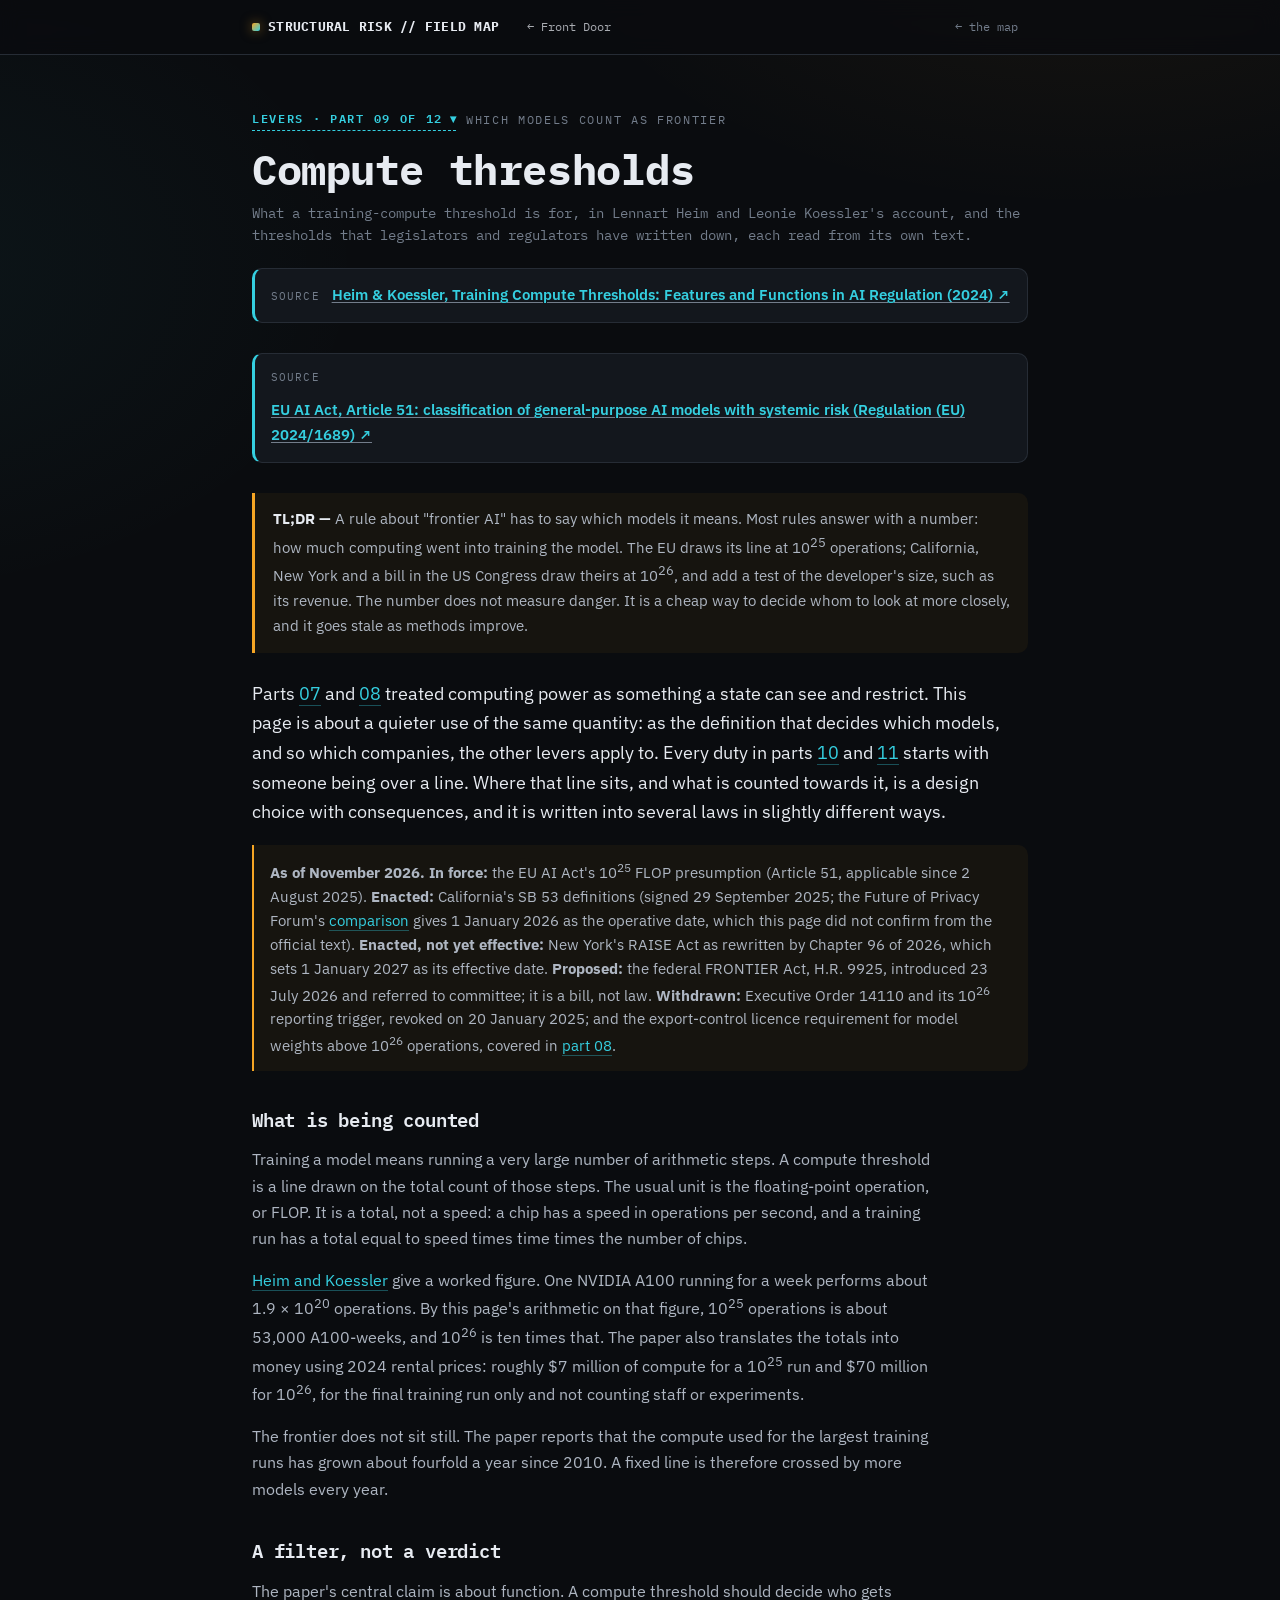
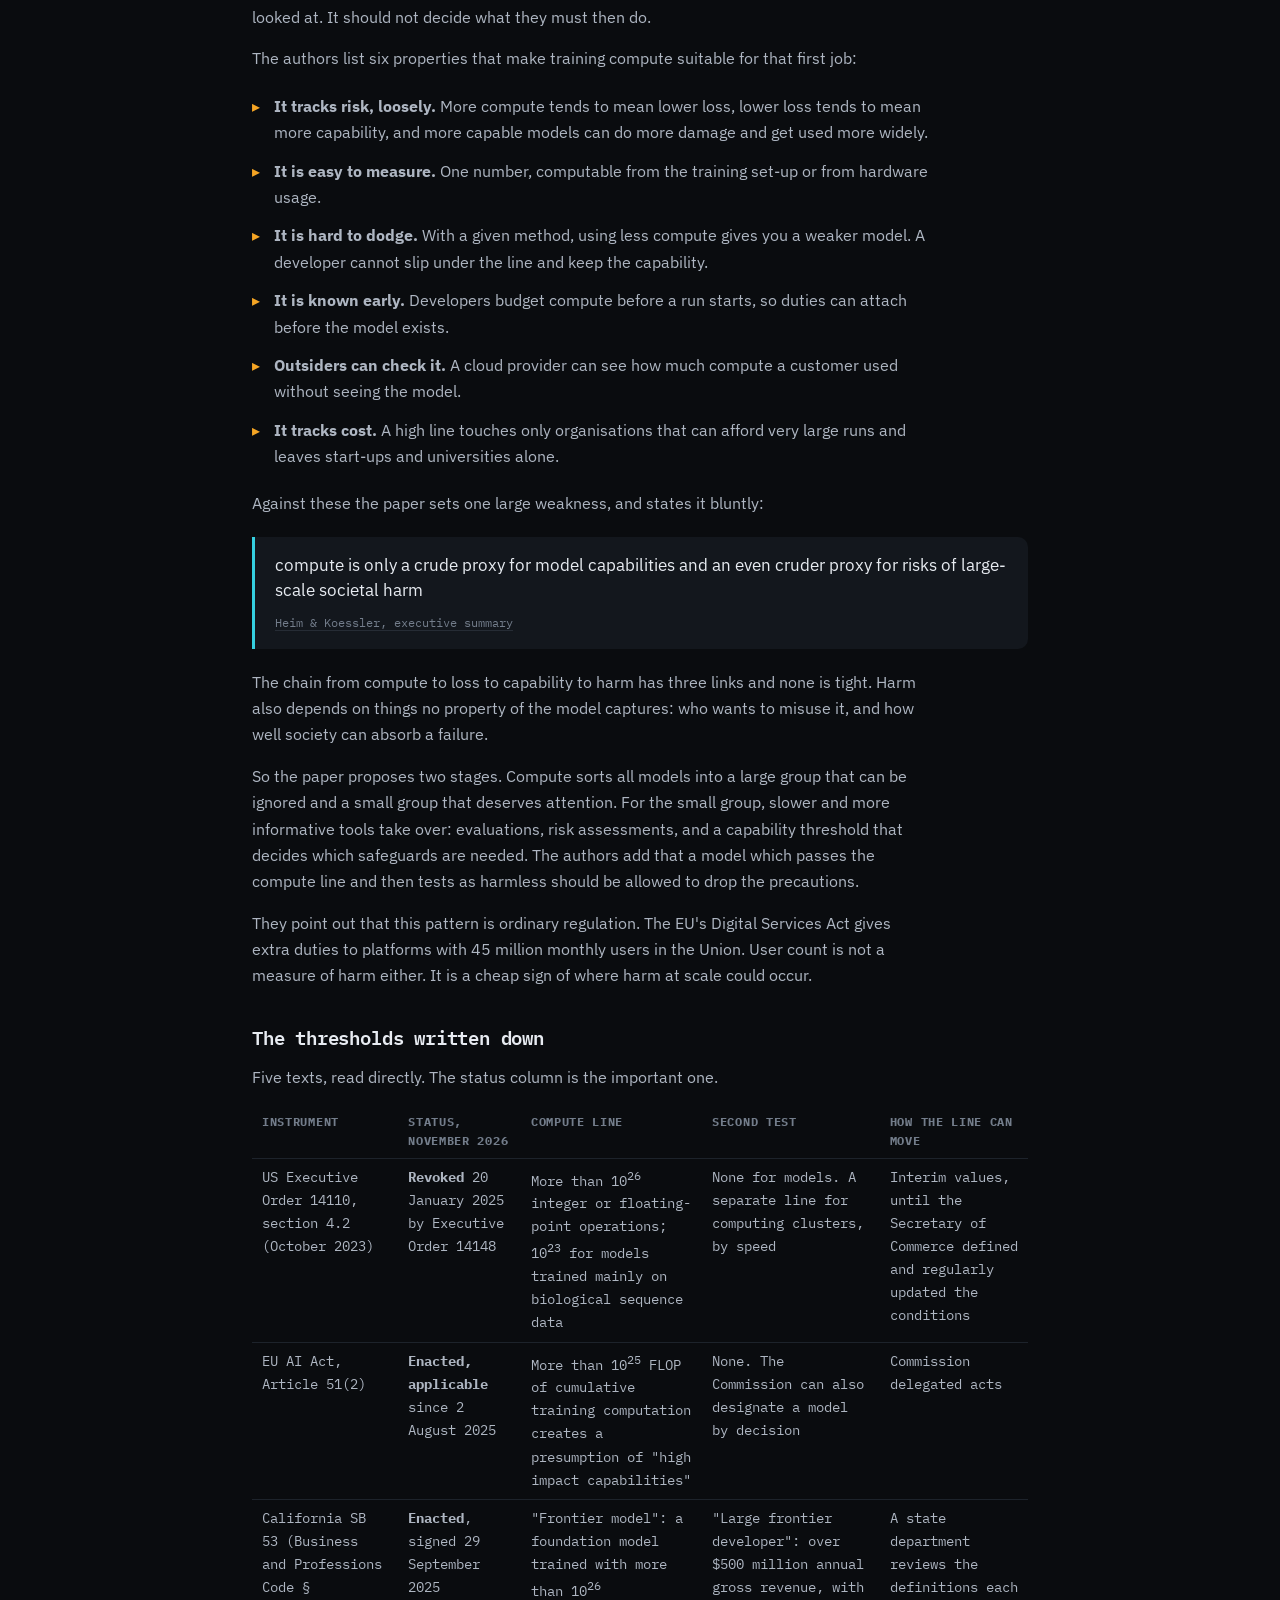
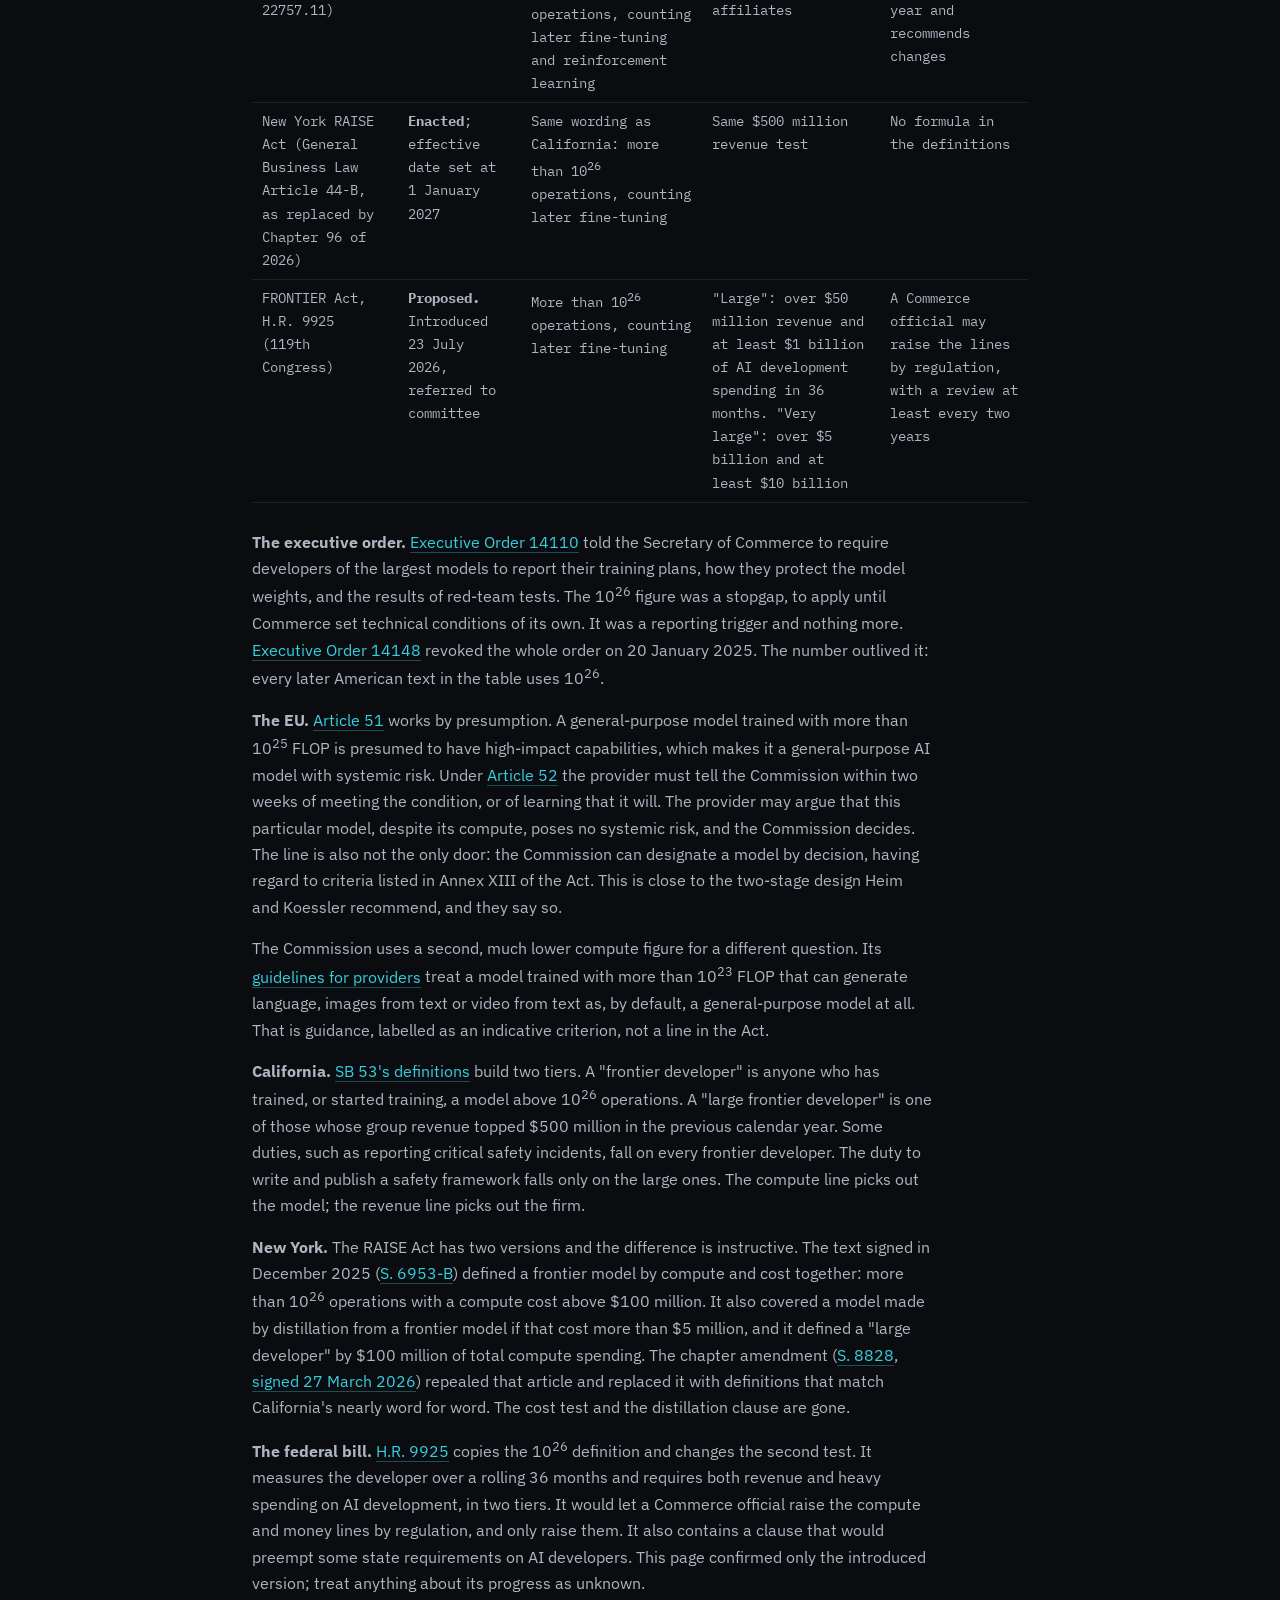
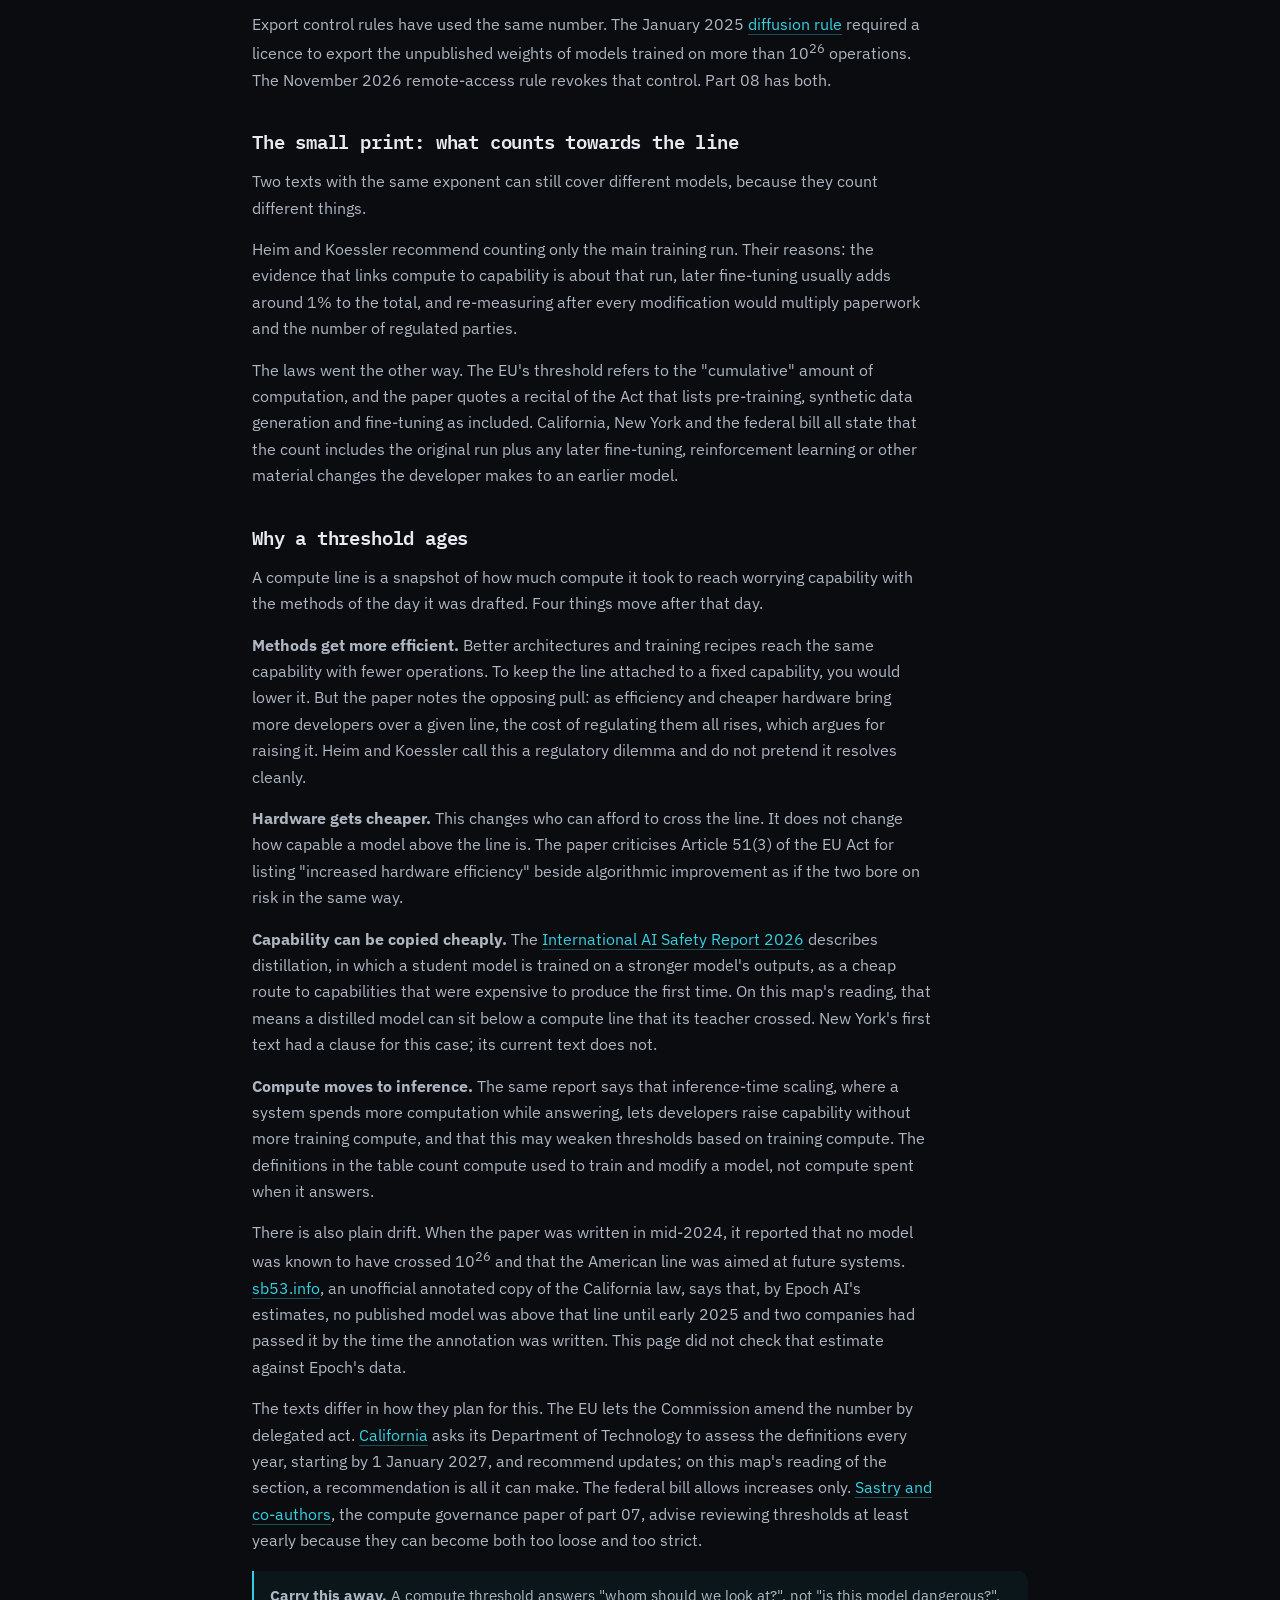
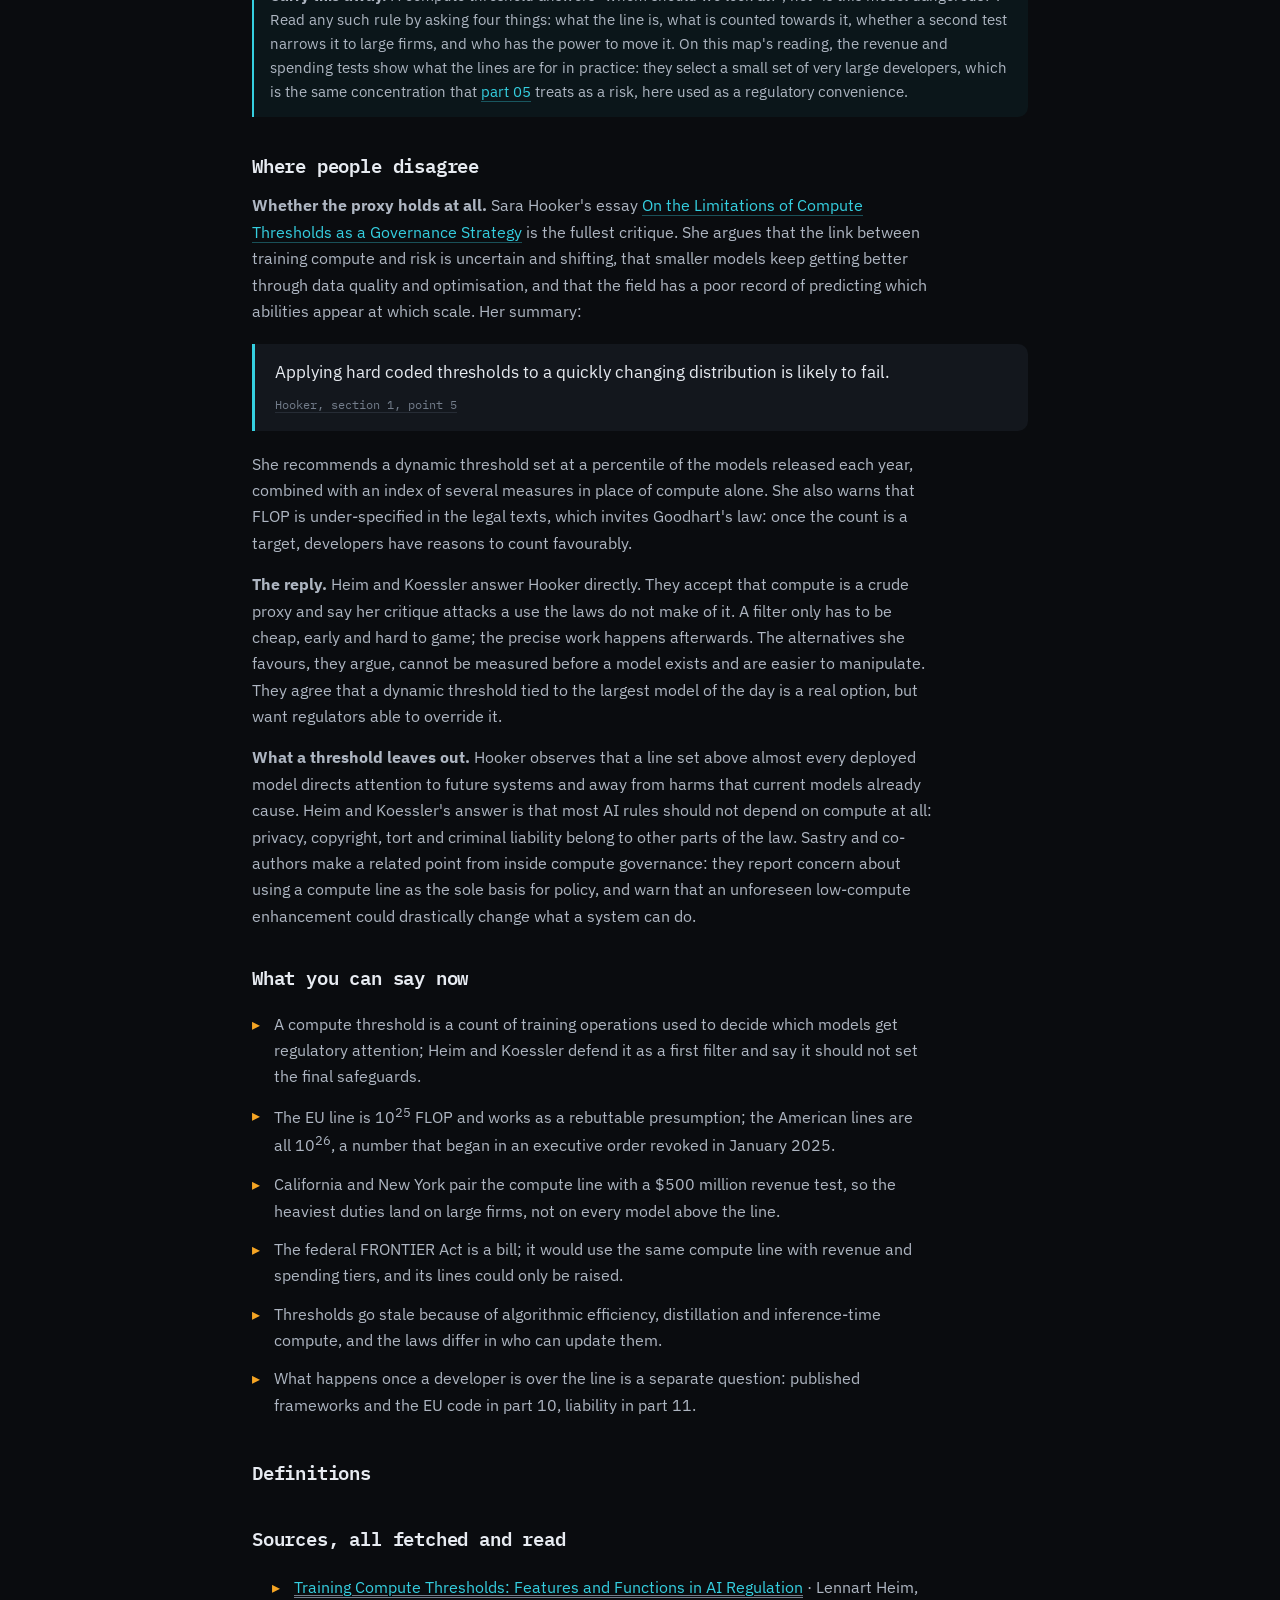
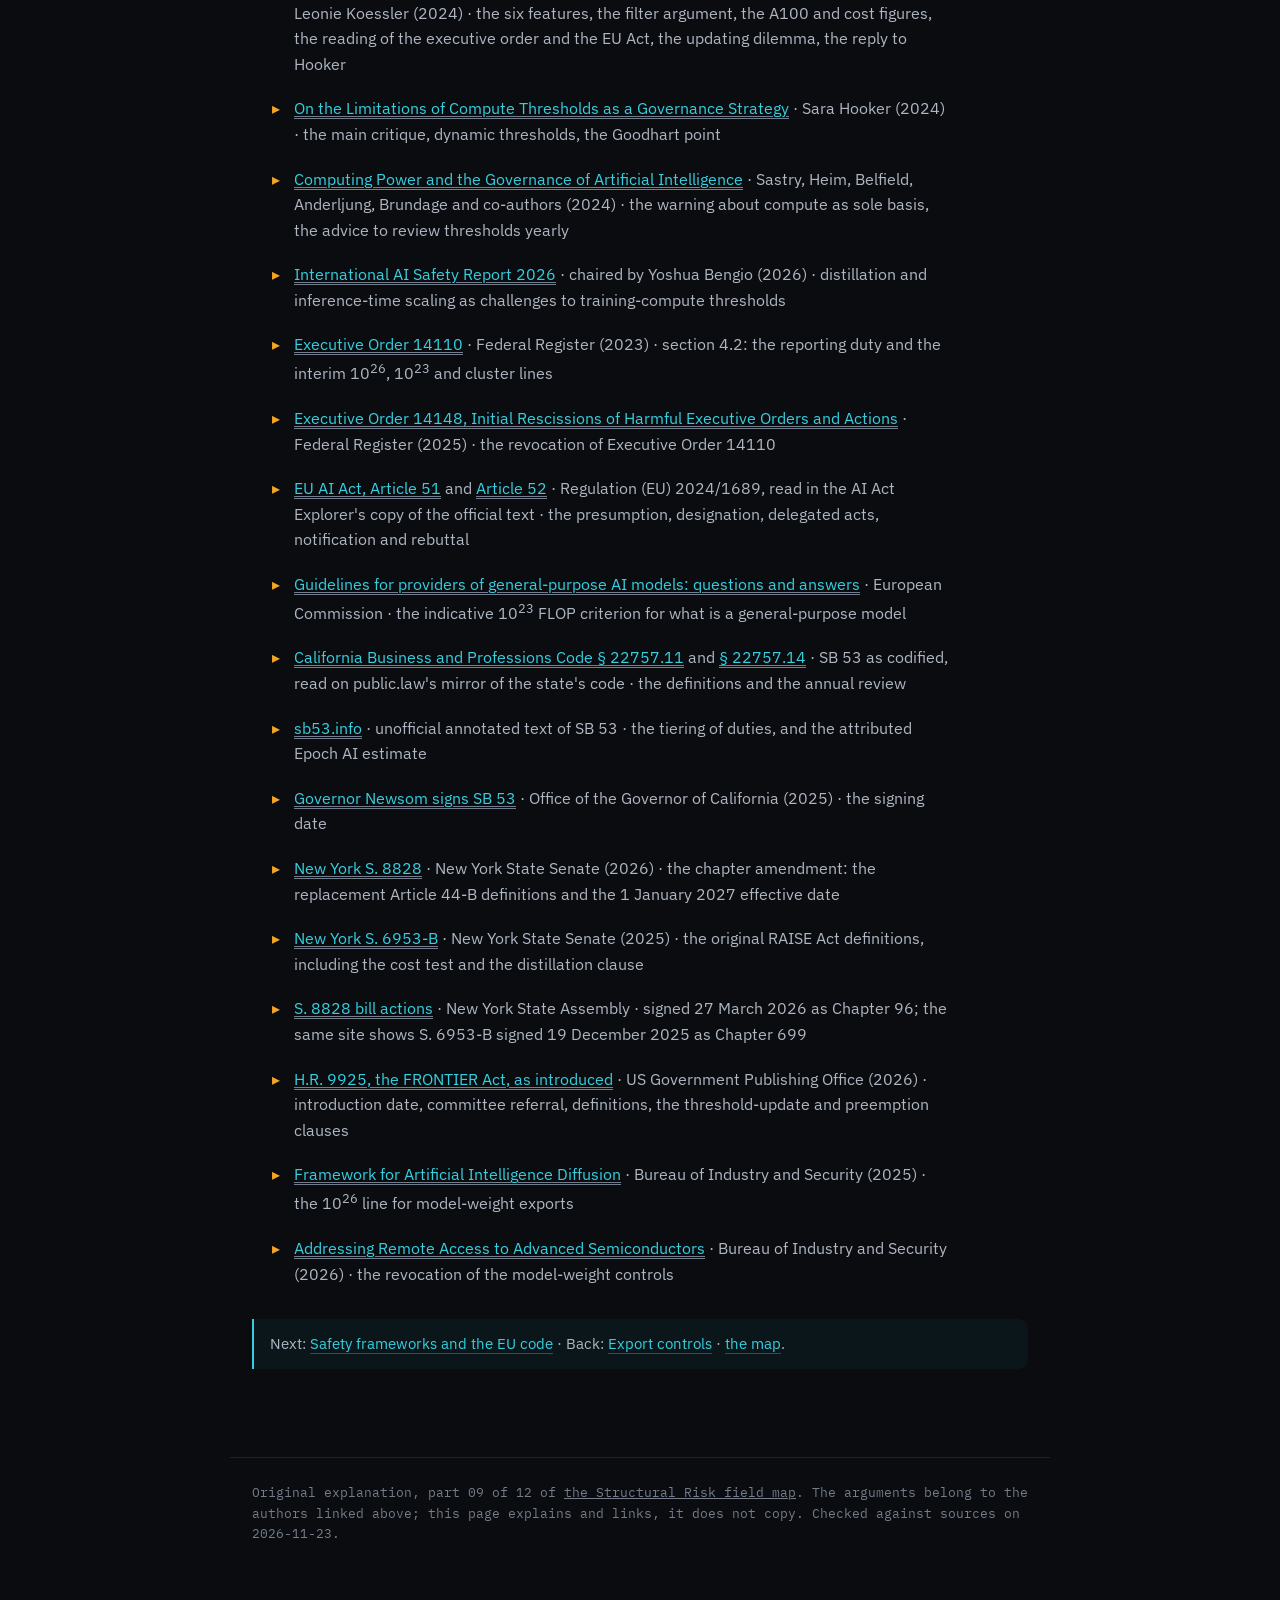
<file: parts/p09.html>
<!DOCTYPE html>
<html lang="en">
<head>
<meta charset="UTF-8" />
<meta name="viewport" content="width=device-width, initial-scale=1.0" />
<title>Compute thresholds — Structural Risk, mapped</title>
<meta name="description" content="How laws decide which AI models count as frontier: training-compute lines at 10^25 and 10^26 operations, revenue tests, and why the number is a filter." />
<link rel="preconnect" href="https://fonts.googleapis.com" />
<link rel="preconnect" href="https://fonts.gstatic.com" crossorigin />
<link href="https://fonts.googleapis.com/css2?family=IBM+Plex+Mono:wght@400;500;600;700&family=IBM+Plex+Sans:wght@400;500;600;700&display=swap" rel="stylesheet" />
<link rel="stylesheet" href="../paper.css" />
<script>try{var m=localStorage.getItem('aitools-mode')||localStorage.getItem('llm-judges-mode');if(m==='tech'||m==='eli5')document.documentElement.setAttribute('data-'+m,'on')}catch(e){}</script>
</head>
<body>
<header class="bar"><div class="bar-in">
  <div class="brand"><span class="dot"></span>STRUCTURAL&nbsp;RISK&nbsp;//&nbsp;FIELD&nbsp;MAP</div>
  <a class="front-door" href="https://idvorkin-ai-tools.github.io/safety.html">&larr; Front Door</a>
  <a class="back" href="../index.html#levers">&larr; the map</a>
</div></header>
<main>
  <div class="eyebrow"><span class="box bb mono">LEVERS &middot; PART 09 OF 12</span><span class="mono">Which models count as frontier</span></div>
  <h1>Compute thresholds</h1>
  <div class="authors">What a training-compute threshold is for, in Lennart Heim and Leonie Koessler's account, and the thresholds that legislators and regulators have written down, each read from its own text.</div>
  <div class="paperlink" style="border-left-color:var(--def)"><span class="lbl">Source</span><a href="https://arxiv.org/abs/2405.10799" target="_blank" rel="noopener">Heim &amp; Koessler, Training Compute Thresholds: Features and Functions in AI Regulation (2024) &#8599;</a></div>
  <div class="paperlink" style="border-left-color:var(--def)"><span class="lbl">Source</span><a href="https://artificialintelligenceact.eu/article/51/" target="_blank" rel="noopener">EU AI Act, Article 51: classification of general-purpose AI models with systemic risk (Regulation (EU) 2024/1689) &#8599;</a></div>

  <div class="tldr plain-only"><b>TL;DR &mdash;</b> A rule about "frontier AI" has to say which models it means. Most rules answer with a number: how much computing went into training the model. The EU draws its line at 10<sup>25</sup> operations; California, New York and a bill in the US Congress draw theirs at 10<sup>26</sup>, and add a test of the developer's size, such as its revenue. The number does not measure danger. It is a cheap way to decide whom to look at more closely, and it goes stale as methods improve.</div>
  <div class="tldr tech-only"><b>TL;DR, technical &mdash;</b> Heim &amp; Koessler (arXiv 2405.10799) argue that training compute is the best available metric for an initial regulatory filter because it tracks capability, is cheap to measure, hard to game, knowable before training, externally verifiable and proportional to cost, and that it should trigger oversight and evaluation, not fix mitigations. In law as of November 2026: EU AI Act Article 51(2) presumes systemic risk above 10<sup>25</sup> FLOP (rebuttable under Article 52); California SB 53 and New York's amended RAISE Act define a frontier model as above 10<sup>26</sup> operations, counting fine-tuning, with a $500 million revenue test for "large frontier developer"; H.R. 9925 (the FRONTIER Act) proposes the same compute line with spending and revenue tiers; Executive Order 14110's 10<sup>26</sup> reporting trigger was revoked in January 2025. Algorithmic efficiency, distillation and inference-time scaling all weaken the proxy.</div>
  <div class="tldr eli5-only"><b>TL;DR, ELI5 &mdash;</b> On a motorway, lorries above a certain weight have to pull into the weigh station and get checked. A heavy lorry is not a dangerous lorry. Weight is just easy to read off a scale, and the heavy ones are the ones worth a look. AI rules do the same with how much computer work it took to build a model: over the line, you get checked. The trouble is that builders keep learning to make strong models that weigh less.</div>

  <p class="lead">Parts <a class="lnk" href="p07.html">07</a> and <a class="lnk" href="p08.html">08</a> treated computing power as something a state can see and restrict. This page is about a quieter use of the same quantity: as the definition that decides which models, and so which companies, the other levers apply to. Every duty in parts <a class="lnk" href="p10.html">10</a> and <a class="lnk" href="p11.html">11</a> starts with someone being over a line. Where that line sits, and what is counted towards it, is a design choice with consequences, and it is written into several laws in slightly different ways.</p>

  <div class="callout off"><b>As of November 2026.</b> <b>In force:</b> the EU AI Act's 10<sup>25</sup> FLOP presumption (Article 51, applicable since 2 August 2025). <b>Enacted:</b> California's SB 53 definitions (signed 29 September 2025; the Future of Privacy Forum's <a class="lnk" href="https://fpf.org/blog/the-raise-act-vs-sb-53-a-tale-of-two-frontier-ai-laws/" target="_blank" rel="noopener">comparison</a> gives 1 January 2026 as the operative date, which this page did not confirm from the official text). <b>Enacted, not yet effective:</b> New York's RAISE Act as rewritten by Chapter 96 of 2026, which sets 1 January 2027 as its effective date. <b>Proposed:</b> the federal FRONTIER Act, H.R. 9925, introduced 23 July 2026 and referred to committee; it is a bill, not law. <b>Withdrawn:</b> Executive Order 14110 and its 10<sup>26</sup> reporting trigger, revoked on 20 January 2025; and the export-control licence requirement for model weights above 10<sup>26</sup> operations, covered in <a class="lnk" href="p08.html">part 08</a>.</div>

  <h2 id="what">What is being counted</h2>
  <p>Training a model means running a very large number of arithmetic steps. A <span class="term" data-term="compute-threshold">compute threshold</span> is a line drawn on the total count of those steps. The usual unit is the <span class="term" data-term="flop">floating-point operation</span>, or FLOP. It is a total, not a speed: a chip has a speed in operations per second, and a training run has a total equal to speed times time times the number of chips.</p>
  <p><a class="lnk" href="https://arxiv.org/abs/2405.10799" target="_blank" rel="noopener">Heim and Koessler</a> give a worked figure. One NVIDIA A100 running for a week performs about 1.9 &times; 10<sup>20</sup> operations. By this page's arithmetic on that figure, 10<sup>25</sup> operations is about 53,000 A100-weeks, and 10<sup>26</sup> is ten times that. The paper also translates the totals into money using 2024 rental prices: roughly $7 million of compute for a 10<sup>25</sup> run and $70 million for 10<sup>26</sup>, for the final training run only and not counting staff or experiments.</p>
  <p>The frontier does not sit still. The paper reports that the compute used for the largest training runs has grown about fourfold a year since 2010. A fixed line is therefore crossed by more models every year.</p>

  <h2 id="filter">A filter, not a verdict</h2>
  <p>The paper's central claim is about function. A compute threshold should decide who gets looked at. It should not decide what they must then do.</p>
  <p>The authors list six properties that make training compute suitable for that first job:</p>
  <ul>
    <li><b>It tracks risk, loosely.</b> More compute tends to mean lower loss, lower loss tends to mean more capability, and more capable models can do more damage and get used more widely.</li>
    <li><b>It is easy to measure.</b> One number, computable from the training set-up or from hardware usage.</li>
    <li><b>It is hard to dodge.</b> With a given method, using less compute gives you a weaker model. A developer cannot slip under the line and keep the capability.</li>
    <li><b>It is known early.</b> Developers budget compute before a run starts, so duties can attach before the model exists.</li>
    <li><b>Outsiders can check it.</b> A cloud provider can see how much compute a customer used without seeing the model.</li>
    <li><b>It tracks cost.</b> A high line touches only organisations that can afford very large runs and leaves start-ups and universities alone.</li>
  </ul>
  <p>Against these the paper sets one large weakness, and states it bluntly:</p>
  <blockquote class="q">compute is only a crude proxy for model capabilities and an even cruder proxy for risks of large-scale societal harm<span class="cite"><a href="https://arxiv.org/abs/2405.10799" target="_blank" rel="noopener">Heim &amp; Koessler, executive summary</a></span></blockquote>
  <p>The chain from compute to loss to capability to harm has three links and none is tight. Harm also depends on things no property of the model captures: who wants to misuse it, and how well society can absorb a failure.</p>
  <p>So the paper proposes two stages. Compute sorts all models into a large group that can be ignored and a small group that deserves attention. For the small group, slower and more informative tools take over: evaluations, risk assessments, and a <span class="term" data-term="capability-threshold">capability threshold</span> that decides which safeguards are needed. The authors add that a model which passes the compute line and then tests as harmless should be allowed to drop the precautions.</p>
  <p>They point out that this pattern is ordinary regulation. The EU's Digital Services Act gives extra duties to platforms with 45 million monthly users in the Union. User count is not a measure of harm either. It is a cheap sign of where harm at scale could occur.</p>
  <p class="tech-only">The paper is explicit that capability evaluations cannot do the filtering job themselves. They cannot be run before training, they need access to the model, results depend on prompting and elicitation, the absence of a capability is hard to prove, and a developer or a model could underperform on purpose (<span class="term" data-term="sandbagging">sandbagging</span>). It also argues against "effective compute" as a legal metric for now, because it must be normalised to some performance measure and no standard one exists.</p>

  <h2 id="written-down">The thresholds written down</h2>
  <p>Five texts, read directly. The status column is the important one.</p>
  <div class="scroll"><table class="kv">
    <tr><th>Instrument</th><th>Status, November 2026</th><th>Compute line</th><th>Second test</th><th>How the line can move</th></tr>
    <tr><td>US Executive Order 14110, section 4.2 (October 2023)</td><td><b>Revoked</b> 20 January 2025 by Executive Order 14148</td><td>More than 10<sup>26</sup> integer or floating-point operations; 10<sup>23</sup> for models trained mainly on biological sequence data</td><td>None for models. A separate line for computing clusters, by speed</td><td>Interim values, until the Secretary of Commerce defined and regularly updated the conditions</td></tr>
    <tr><td>EU AI Act, Article 51(2)</td><td><b>Enacted, applicable</b> since 2 August 2025</td><td>More than 10<sup>25</sup> FLOP of cumulative training computation creates a presumption of "high impact capabilities"</td><td>None. The Commission can also designate a model by decision</td><td>Commission delegated acts</td></tr>
    <tr><td>California SB 53 (Business and Professions Code &sect; 22757.11)</td><td><b>Enacted</b>, signed 29 September 2025</td><td>"Frontier model": a foundation model trained with more than 10<sup>26</sup> operations, counting later fine-tuning and reinforcement learning</td><td>"Large frontier developer": over $500 million annual gross revenue, with affiliates</td><td>A state department reviews the definitions each year and recommends changes</td></tr>
    <tr><td>New York RAISE Act (General Business Law Article 44-B, as replaced by Chapter 96 of 2026)</td><td><b>Enacted</b>; effective date set at 1 January 2027</td><td>Same wording as California: more than 10<sup>26</sup> operations, counting later fine-tuning</td><td>Same $500 million revenue test</td><td>No formula in the definitions</td></tr>
    <tr><td>FRONTIER Act, H.R. 9925 (119th Congress)</td><td><b>Proposed.</b> Introduced 23 July 2026, referred to committee</td><td>More than 10<sup>26</sup> operations, counting later fine-tuning</td><td>"Large": over $50 million revenue and at least $1 billion of AI development spending in 36 months. "Very large": over $5 billion and at least $10 billion</td><td>A Commerce official may raise the lines by regulation, with a review at least every two years</td></tr>
  </table></div>

  <p><b>The executive order.</b> <a class="lnk" href="https://www.federalregister.gov/documents/2023/11/01/2023-24283/safe-secure-and-trustworthy-development-and-use-of-artificial-intelligence" target="_blank" rel="noopener">Executive Order 14110</a> told the Secretary of Commerce to require developers of the largest models to report their training plans, how they protect the <span class="term" data-term="model-weights">model weights</span>, and the results of <span class="term" data-term="red-teaming">red-team</span> tests. The 10<sup>26</sup> figure was a stopgap, to apply until Commerce set technical conditions of its own. It was a reporting trigger and nothing more. <a class="lnk" href="https://www.federalregister.gov/documents/2025/01/28/2025-01901/initial-rescissions-of-harmful-executive-orders-and-actions" target="_blank" rel="noopener">Executive Order 14148</a> revoked the whole order on 20 January 2025. The number outlived it: every later American text in the table uses 10<sup>26</sup>.</p>

  <p><b>The EU.</b> <a class="lnk" href="https://artificialintelligenceact.eu/article/51/" target="_blank" rel="noopener">Article 51</a> works by presumption. A general-purpose model trained with more than 10<sup>25</sup> FLOP is presumed to have high-impact capabilities, which makes it a <span class="term" data-term="gpai-systemic-risk">general-purpose AI model with systemic risk</span>. Under <a class="lnk" href="https://artificialintelligenceact.eu/article/52/" target="_blank" rel="noopener">Article 52</a> the provider must tell the Commission within two weeks of meeting the condition, or of learning that it will. The provider may argue that this particular model, despite its compute, poses no systemic risk, and the Commission decides. The line is also not the only door: the Commission can designate a model by decision, having regard to criteria listed in Annex XIII of the Act. This is close to the two-stage design Heim and Koessler recommend, and they say so.</p>
  <p>The Commission uses a second, much lower compute figure for a different question. Its <a class="lnk" href="https://digital-strategy.ec.europa.eu/en/faqs/guidelines-obligations-general-purpose-ai-providers" target="_blank" rel="noopener">guidelines for providers</a> treat a model trained with more than 10<sup>23</sup> FLOP that can generate language, images from text or video from text as, by default, a general-purpose model at all. That is guidance, labelled as an indicative criterion, not a line in the Act.</p>

  <p><b>California.</b> <a class="lnk" href="https://california.public.law/codes/business_and_professions_code_section_22757.11" target="_blank" rel="noopener">SB 53's definitions</a> build two tiers. A "frontier developer" is anyone who has trained, or started training, a model above 10<sup>26</sup> operations. A "large frontier developer" is one of those whose group revenue topped $500 million in the previous calendar year. Some duties, such as reporting critical safety incidents, fall on every frontier developer. The duty to write and publish a safety framework falls only on the large ones. The compute line picks out the model; the revenue line picks out the firm.</p>

  <p><b>New York.</b> The RAISE Act has two versions and the difference is instructive. The text signed in December 2025 (<a class="lnk" href="https://legislation.nysenate.gov/pdf/bills/2025/S6953B" target="_blank" rel="noopener">S. 6953-B</a>) defined a frontier model by compute and cost together: more than 10<sup>26</sup> operations with a compute cost above $100 million. It also covered a model made by <span class="term" data-term="distillation">distillation</span> from a frontier model if that cost more than $5 million, and it defined a "large developer" by $100 million of total compute spending. The chapter amendment (<a class="lnk" href="https://legislation.nysenate.gov/pdf/bills/2025/S8828" target="_blank" rel="noopener">S. 8828</a>, <a class="lnk" href="https://nyassembly.gov/leg/?default_fld=&amp;leg_video=&amp;bn=S8828&amp;term=2025&amp;Summary=Y&amp;Actions=Y" target="_blank" rel="noopener">signed 27 March 2026</a>) repealed that article and replaced it with definitions that match California's nearly word for word. The cost test and the distillation clause are gone.</p>

  <p><b>The federal bill.</b> <a class="lnk" href="https://www.govinfo.gov/content/pkg/BILLS-119hr9925ih/html/BILLS-119hr9925ih.htm" target="_blank" rel="noopener">H.R. 9925</a> copies the 10<sup>26</sup> definition and changes the second test. It measures the developer over a rolling 36 months and requires both revenue and heavy spending on AI development, in two tiers. It would let a Commerce official raise the compute and money lines by regulation, and only raise them. It also contains a clause that would preempt some state requirements on AI developers. This page confirmed only the introduced version; treat anything about its progress as unknown.</p>

  <p>Export control rules have used the same number. The January 2025 <a class="lnk" href="https://www.federalregister.gov/documents/2025/01/15/2025-00636/framework-for-artificial-intelligence-diffusion" target="_blank" rel="noopener">diffusion rule</a> required a licence to export the unpublished weights of models trained on more than 10<sup>26</sup> operations. The November 2026 remote-access rule revokes that control. Part 08 has both.</p>

  <h2 id="what-counts">The small print: what counts towards the line</h2>
  <p>Two texts with the same exponent can still cover different models, because they count different things.</p>
  <p>Heim and Koessler recommend counting only the main training run. Their reasons: the evidence that links compute to capability is about that run, later <span class="term" data-term="fine-tuning">fine-tuning</span> usually adds around 1% to the total, and re-measuring after every modification would multiply paperwork and the number of regulated parties.</p>
  <p>The laws went the other way. The EU's threshold refers to the "cumulative" amount of computation, and the paper quotes a recital of the Act that lists pre-training, synthetic data generation and fine-tuning as included. California, New York and the federal bill all state that the count includes the original run plus any later fine-tuning, reinforcement learning or other material changes the developer makes to an earlier model.</p>

  <h2 id="aging">Why a threshold ages</h2>
  <p>A compute line is a snapshot of how much compute it took to reach worrying capability with the methods of the day it was drafted. Four things move after that day.</p>
  <p><b>Methods get more efficient.</b> Better architectures and training recipes reach the same capability with fewer operations. To keep the line attached to a fixed capability, you would lower it. But the paper notes the opposing pull: as efficiency and cheaper hardware bring more developers over a given line, the cost of regulating them all rises, which argues for raising it. Heim and Koessler call this a regulatory dilemma and do not pretend it resolves cleanly.</p>
  <p><b>Hardware gets cheaper.</b> This changes who can afford to cross the line. It does not change how capable a model above the line is. The paper criticises Article 51(3) of the EU Act for listing "increased hardware efficiency" beside algorithmic improvement as if the two bore on risk in the same way.</p>
  <p><b>Capability can be copied cheaply.</b> The <a class="lnk" href="https://arxiv.org/abs/2602.21012" target="_blank" rel="noopener">International AI Safety Report 2026</a> describes distillation, in which a student model is trained on a stronger model's outputs, as a cheap route to capabilities that were expensive to produce the first time. On this map's reading, that means a distilled model can sit below a compute line that its teacher crossed. New York's first text had a clause for this case; its current text does not.</p>
  <p><b>Compute moves to inference.</b> The same report says that inference-time scaling, where a system spends more computation while answering, lets developers raise capability without more training compute, and that this may weaken thresholds based on training compute. The definitions in the table count compute used to train and modify a model, not compute spent when it answers.</p>
  <p>There is also plain drift. When the paper was written in mid-2024, it reported that no model was known to have crossed 10<sup>26</sup> and that the American line was aimed at future systems. <a class="lnk" href="https://sb53.info/" target="_blank" rel="noopener">sb53.info</a>, an unofficial annotated copy of the California law, says that, by Epoch AI's estimates, no published model was above that line until early 2025 and two companies had passed it by the time the annotation was written. This page did not check that estimate against Epoch's data.</p>
  <p>The texts differ in how they plan for this. The EU lets the Commission amend the number by delegated act. <a class="lnk" href="https://california.public.law/codes/business_and_professions_code_section_22757.14" target="_blank" rel="noopener">California</a> asks its Department of Technology to assess the definitions every year, starting by 1 January 2027, and recommend updates; on this map's reading of the section, a recommendation is all it can make. The federal bill allows increases only. <a class="lnk" href="https://arxiv.org/abs/2402.08797" target="_blank" rel="noopener">Sastry and co-authors</a>, the compute governance paper of part 07, advise reviewing thresholds at least yearly because they can become both too loose and too strict.</p>

  <div class="callout"><b>Carry this away.</b> A compute threshold answers "whom should we look at?", not "is this model dangerous?". Read any such rule by asking four things: what the line is, what is counted towards it, whether a second test narrows it to large firms, and who has the power to move it. On this map's reading, the revenue and spending tests show what the lines are for in practice: they select a small set of very large developers, which is the same concentration that <a class="lnk" href="p05.html">part 05</a> treats as a risk, here used as a regulatory convenience.</div>

  <h2 id="disagree">Where people disagree</h2>
  <p><b>Whether the proxy holds at all.</b> Sara Hooker's essay <a class="lnk" href="https://arxiv.org/abs/2407.05694" target="_blank" rel="noopener">On the Limitations of Compute Thresholds as a Governance Strategy</a> is the fullest critique. She argues that the link between training compute and risk is uncertain and shifting, that smaller models keep getting better through data quality and optimisation, and that the field has a poor record of predicting which abilities appear at which scale. Her summary:</p>
  <blockquote class="q">Applying hard coded thresholds to a quickly changing distribution is likely to fail.<span class="cite"><a href="https://arxiv.org/abs/2407.05694" target="_blank" rel="noopener">Hooker, section 1, point 5</a></span></blockquote>
  <p>She recommends a dynamic threshold set at a percentile of the models released each year, combined with an index of several measures in place of compute alone. She also warns that FLOP is under-specified in the legal texts, which invites <span class="term" data-term="goodharts-law">Goodhart's law</span>: once the count is a target, developers have reasons to count favourably.</p>
  <p><b>The reply.</b> Heim and Koessler answer Hooker directly. They accept that compute is a crude proxy and say her critique attacks a use the laws do not make of it. A filter only has to be cheap, early and hard to game; the precise work happens afterwards. The alternatives she favours, they argue, cannot be measured before a model exists and are easier to manipulate. They agree that a dynamic threshold tied to the largest model of the day is a real option, but want regulators able to override it.</p>
  <p><b>What a threshold leaves out.</b> Hooker observes that a line set above almost every deployed model directs attention to future systems and away from harms that current models already cause. Heim and Koessler's answer is that most AI rules should not depend on compute at all: privacy, copyright, tort and criminal liability belong to other parts of the law. Sastry and co-authors make a related point from inside <span class="term" data-term="compute-governance">compute governance</span>: they report concern about using a compute line as the sole basis for policy, and warn that an unforeseen low-compute enhancement could drastically change what a system can do.</p>

  <h2 id="can-say">What you can say now</h2>
  <ul>
    <li>A compute threshold is a count of training operations used to decide which models get regulatory attention; Heim and Koessler defend it as a first filter and say it should not set the final safeguards.</li>
    <li>The EU line is 10<sup>25</sup> FLOP and works as a rebuttable presumption; the American lines are all 10<sup>26</sup>, a number that began in an executive order revoked in January 2025.</li>
    <li>California and New York pair the compute line with a $500 million revenue test, so the heaviest duties land on large firms, not on every model above the line.</li>
    <li>The federal FRONTIER Act is a bill; it would use the same compute line with revenue and spending tiers, and its lines could only be raised.</li>
    <li>Thresholds go stale because of algorithmic efficiency, distillation and inference-time compute, and the laws differ in who can update them.</li>
    <li>What happens once a developer is over the line is a separate question: published frameworks and the EU code in part 10, liability in part 11.</li>
  </ul>

  <section id="definitions"><h2>Definitions</h2><div data-terms-list></div></section>

  <h2 id="sources">Sources, all fetched and read</h2>
  <ul class="readings">
    <li><a href="https://arxiv.org/abs/2405.10799" target="_blank" rel="noopener">Training Compute Thresholds: Features and Functions in AI Regulation</a> &middot; Lennart Heim, Leonie Koessler (2024) &middot; the six features, the filter argument, the A100 and cost figures, the reading of the executive order and the EU Act, the updating dilemma, the reply to Hooker</li>
    <li><a href="https://arxiv.org/abs/2407.05694" target="_blank" rel="noopener">On the Limitations of Compute Thresholds as a Governance Strategy</a> &middot; Sara Hooker (2024) &middot; the main critique, dynamic thresholds, the Goodhart point</li>
    <li><a href="https://arxiv.org/abs/2402.08797" target="_blank" rel="noopener">Computing Power and the Governance of Artificial Intelligence</a> &middot; Sastry, Heim, Belfield, Anderljung, Brundage and co-authors (2024) &middot; the warning about compute as sole basis, the advice to review thresholds yearly</li>
    <li><a href="https://arxiv.org/abs/2602.21012" target="_blank" rel="noopener">International AI Safety Report 2026</a> &middot; chaired by Yoshua Bengio (2026) &middot; distillation and inference-time scaling as challenges to training-compute thresholds</li>
    <li><a href="https://www.federalregister.gov/documents/2023/11/01/2023-24283/safe-secure-and-trustworthy-development-and-use-of-artificial-intelligence" target="_blank" rel="noopener">Executive Order 14110</a> &middot; Federal Register (2023) &middot; section 4.2: the reporting duty and the interim 10<sup>26</sup>, 10<sup>23</sup> and cluster lines</li>
    <li><a href="https://www.federalregister.gov/documents/2025/01/28/2025-01901/initial-rescissions-of-harmful-executive-orders-and-actions" target="_blank" rel="noopener">Executive Order 14148, Initial Rescissions of Harmful Executive Orders and Actions</a> &middot; Federal Register (2025) &middot; the revocation of Executive Order 14110</li>
    <li><a href="https://artificialintelligenceact.eu/article/51/" target="_blank" rel="noopener">EU AI Act, Article 51</a> and <a href="https://artificialintelligenceact.eu/article/52/" target="_blank" rel="noopener">Article 52</a> &middot; Regulation (EU) 2024/1689, read in the AI Act Explorer's copy of the official text &middot; the presumption, designation, delegated acts, notification and rebuttal</li>
    <li><a href="https://digital-strategy.ec.europa.eu/en/faqs/guidelines-obligations-general-purpose-ai-providers" target="_blank" rel="noopener">Guidelines for providers of general-purpose AI models: questions and answers</a> &middot; European Commission &middot; the indicative 10<sup>23</sup> FLOP criterion for what is a general-purpose model</li>
    <li><a href="https://california.public.law/codes/business_and_professions_code_section_22757.11" target="_blank" rel="noopener">California Business and Professions Code &sect; 22757.11</a> and <a href="https://california.public.law/codes/business_and_professions_code_section_22757.14" target="_blank" rel="noopener">&sect; 22757.14</a> &middot; SB 53 as codified, read on public.law's mirror of the state's code &middot; the definitions and the annual review</li>
    <li><a href="https://sb53.info/" target="_blank" rel="noopener">sb53.info</a> &middot; unofficial annotated text of SB 53 &middot; the tiering of duties, and the attributed Epoch AI estimate</li>
    <li><a href="https://www.gov.ca.gov/2025/09/29/governor-newsom-signs-sb-53-advancing-californias-world-leading-artificial-intelligence-industry/" target="_blank" rel="noopener">Governor Newsom signs SB 53</a> &middot; Office of the Governor of California (2025) &middot; the signing date</li>
    <li><a href="https://legislation.nysenate.gov/pdf/bills/2025/S8828" target="_blank" rel="noopener">New York S. 8828</a> &middot; New York State Senate (2026) &middot; the chapter amendment: the replacement Article 44-B definitions and the 1 January 2027 effective date</li>
    <li><a href="https://legislation.nysenate.gov/pdf/bills/2025/S6953B" target="_blank" rel="noopener">New York S. 6953-B</a> &middot; New York State Senate (2025) &middot; the original RAISE Act definitions, including the cost test and the distillation clause</li>
    <li><a href="https://nyassembly.gov/leg/?default_fld=&amp;leg_video=&amp;bn=S8828&amp;term=2025&amp;Summary=Y&amp;Actions=Y" target="_blank" rel="noopener">S. 8828 bill actions</a> &middot; New York State Assembly &middot; signed 27 March 2026 as Chapter 96; the same site shows S. 6953-B signed 19 December 2025 as Chapter 699</li>
    <li><a href="https://www.govinfo.gov/content/pkg/BILLS-119hr9925ih/html/BILLS-119hr9925ih.htm" target="_blank" rel="noopener">H.R. 9925, the FRONTIER Act, as introduced</a> &middot; US Government Publishing Office (2026) &middot; introduction date, committee referral, definitions, the threshold-update and preemption clauses</li>
    <li><a href="https://www.federalregister.gov/documents/2025/01/15/2025-00636/framework-for-artificial-intelligence-diffusion" target="_blank" rel="noopener">Framework for Artificial Intelligence Diffusion</a> &middot; Bureau of Industry and Security (2025) &middot; the 10<sup>26</sup> line for model-weight exports</li>
    <li><a href="https://www.federalregister.gov/documents/2026/11/19/2026-23529/addressing-remote-access-to-advanced-semiconductors" target="_blank" rel="noopener">Addressing Remote Access to Advanced Semiconductors</a> &middot; Bureau of Industry and Security (2026) &middot; the revocation of the model-weight controls</li>
  </ul>

  <div class="callout">Next: <a class="lnk" href="p10.html">Safety frameworks and the EU code</a> &middot; Back: <a class="lnk" href="p08.html">Export controls</a> &middot; <a class="lnk" href="../index.html#levers">the map</a>.</div>
</main>
<footer>Original explanation, part 09 of 12 of <a href="../index.html">the Structural Risk field map</a>. The arguments belong to the authors linked above; this page explains and links, it does not copy. Checked against sources on 2026-11-23.</footer>
<script src="https://idvorkin-ai-tools.github.io/assets/terms.js" defer></script>
<script src="../nav.js" defer></script>
<!-- Private comments mode, inert unless ?annotate=1 (see assets/annotate.js in idvorkin-ai-tools.github.io) -->
<script src="https://idvorkin-ai-tools.github.io/assets/annotate.js" defer></script>
</body>
</html>
</file>
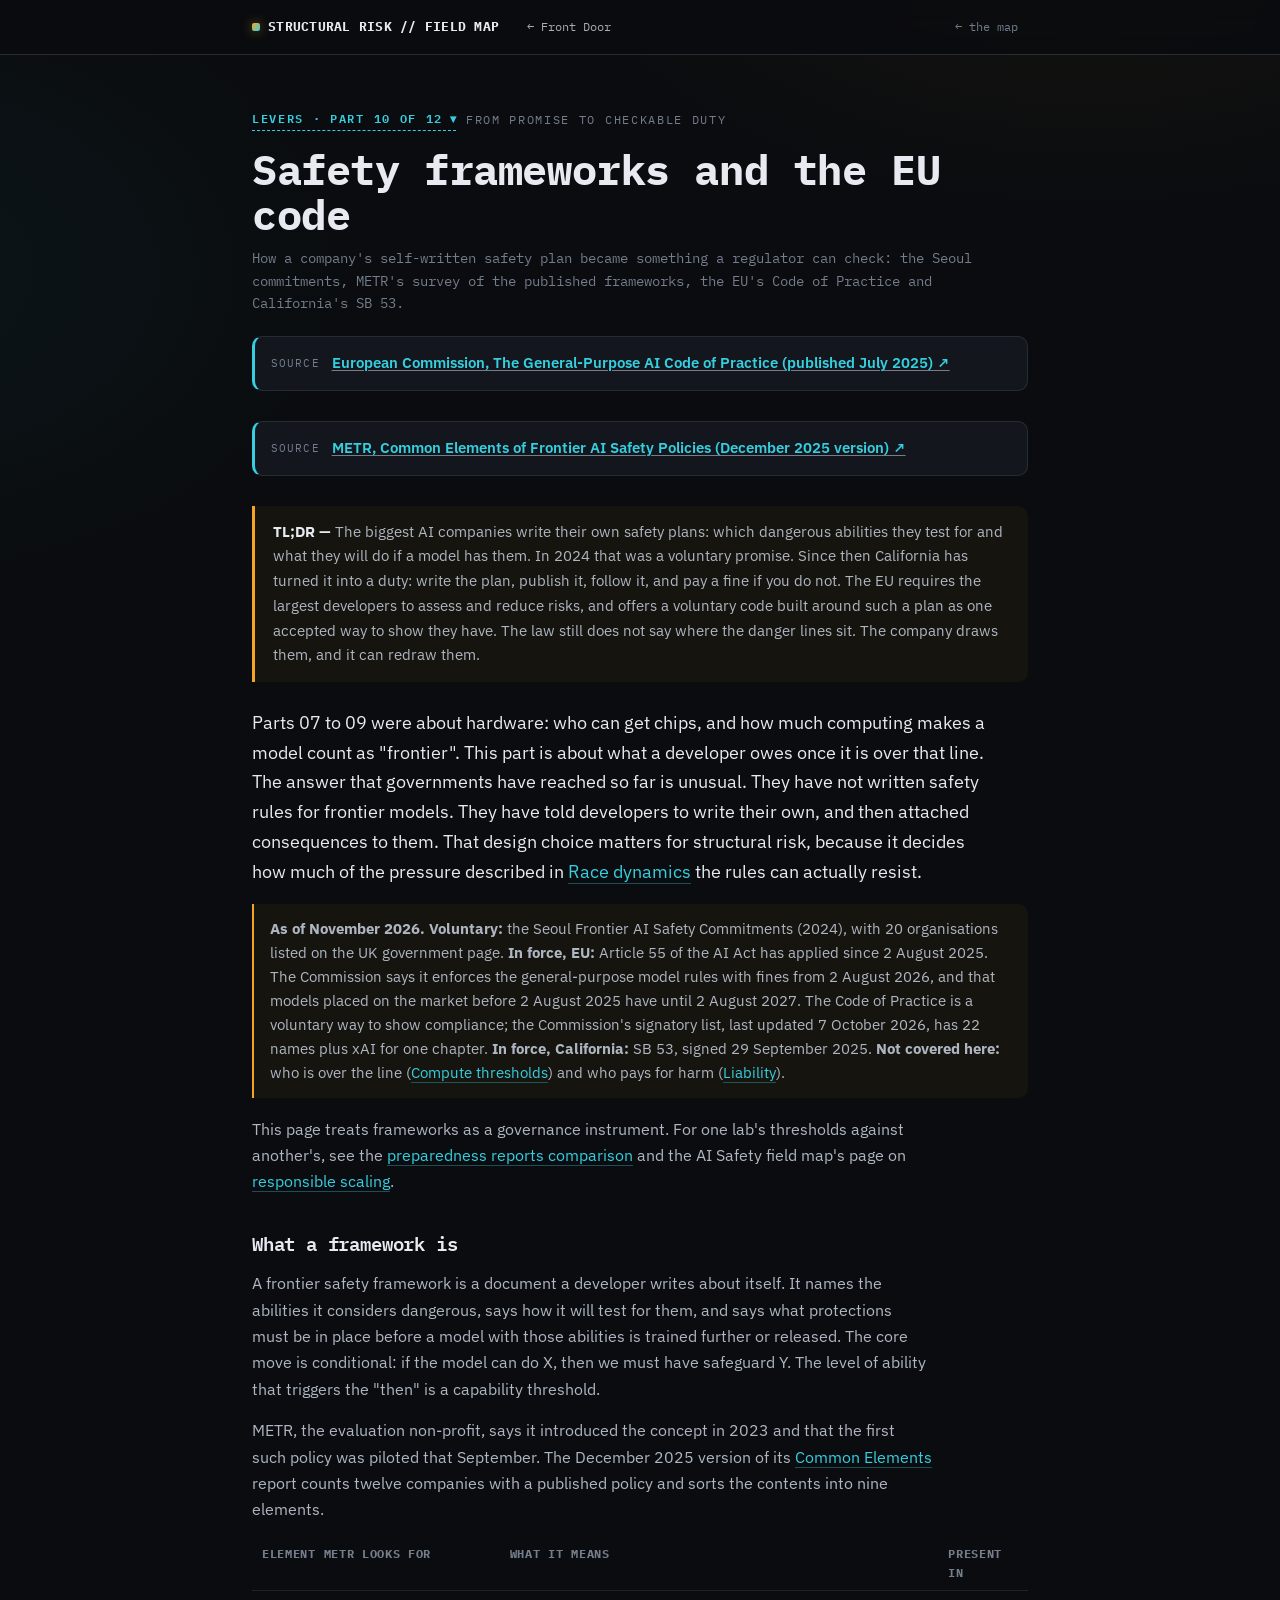
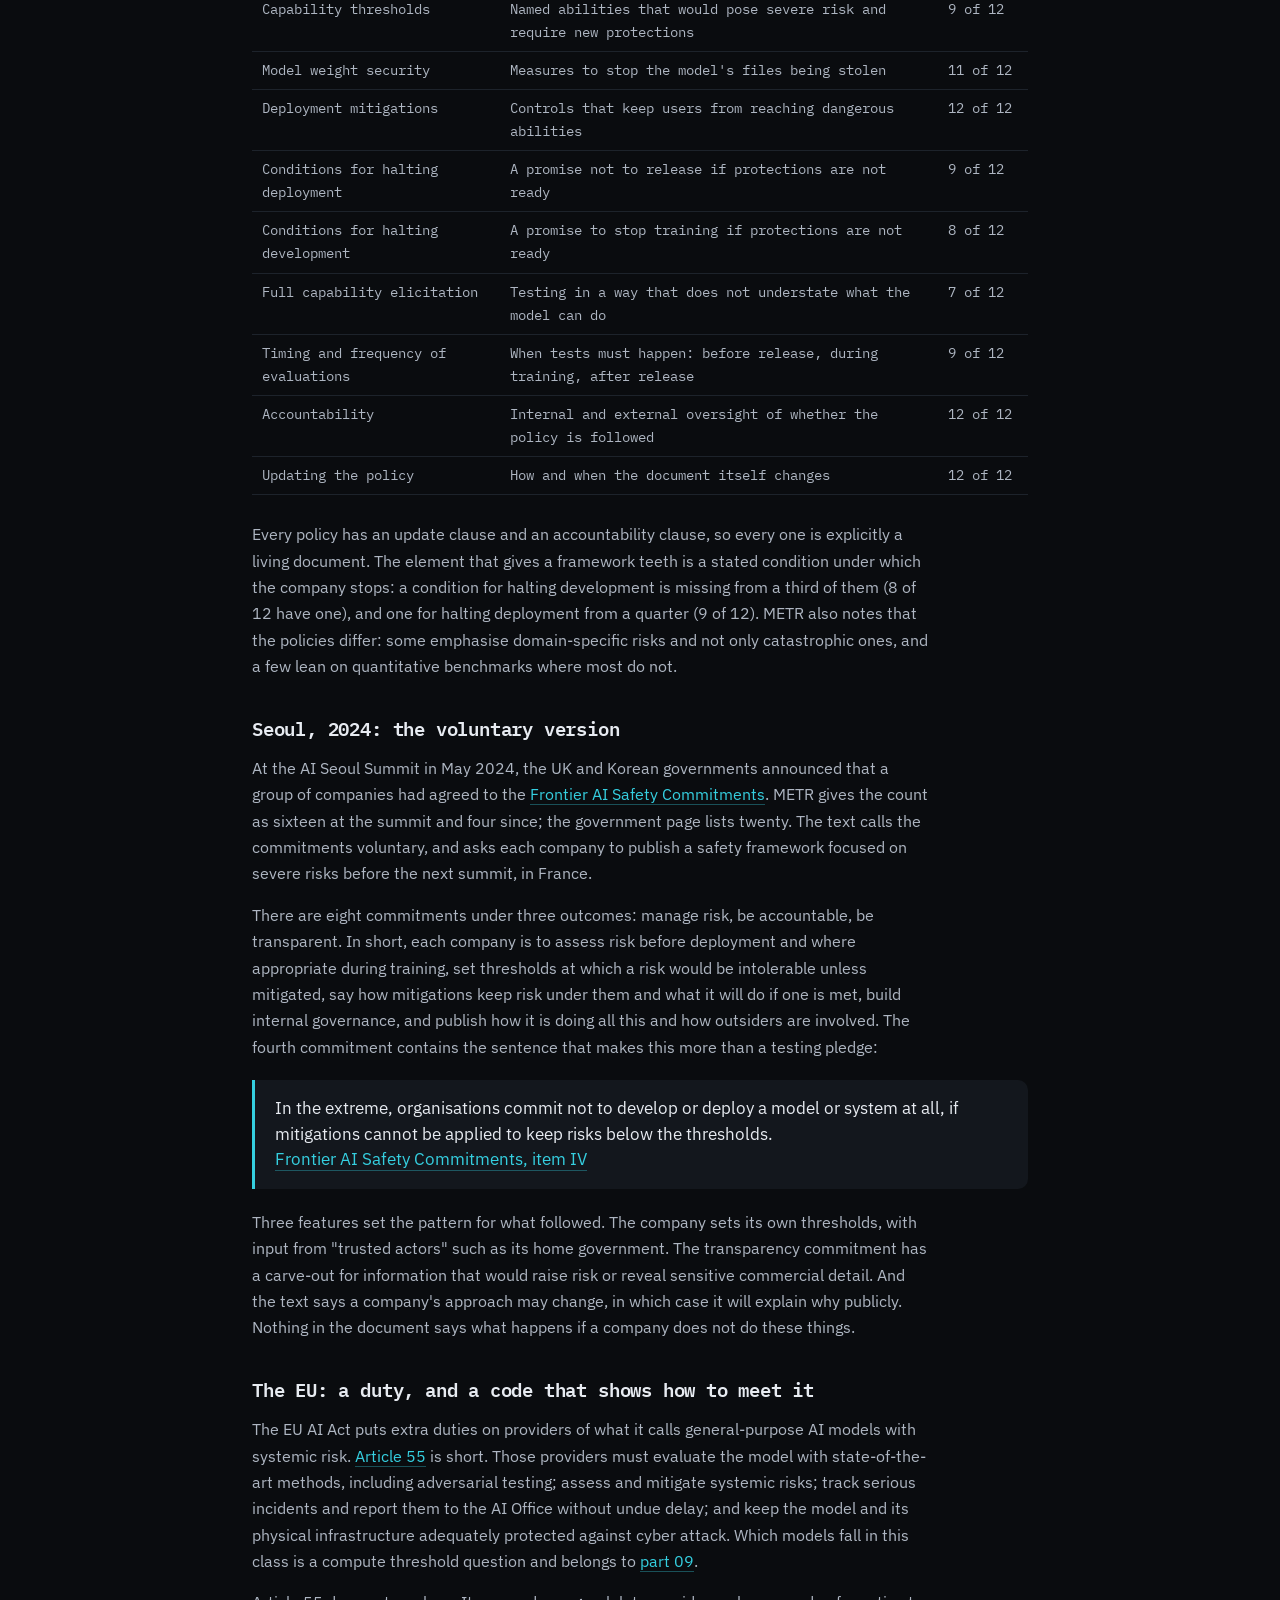
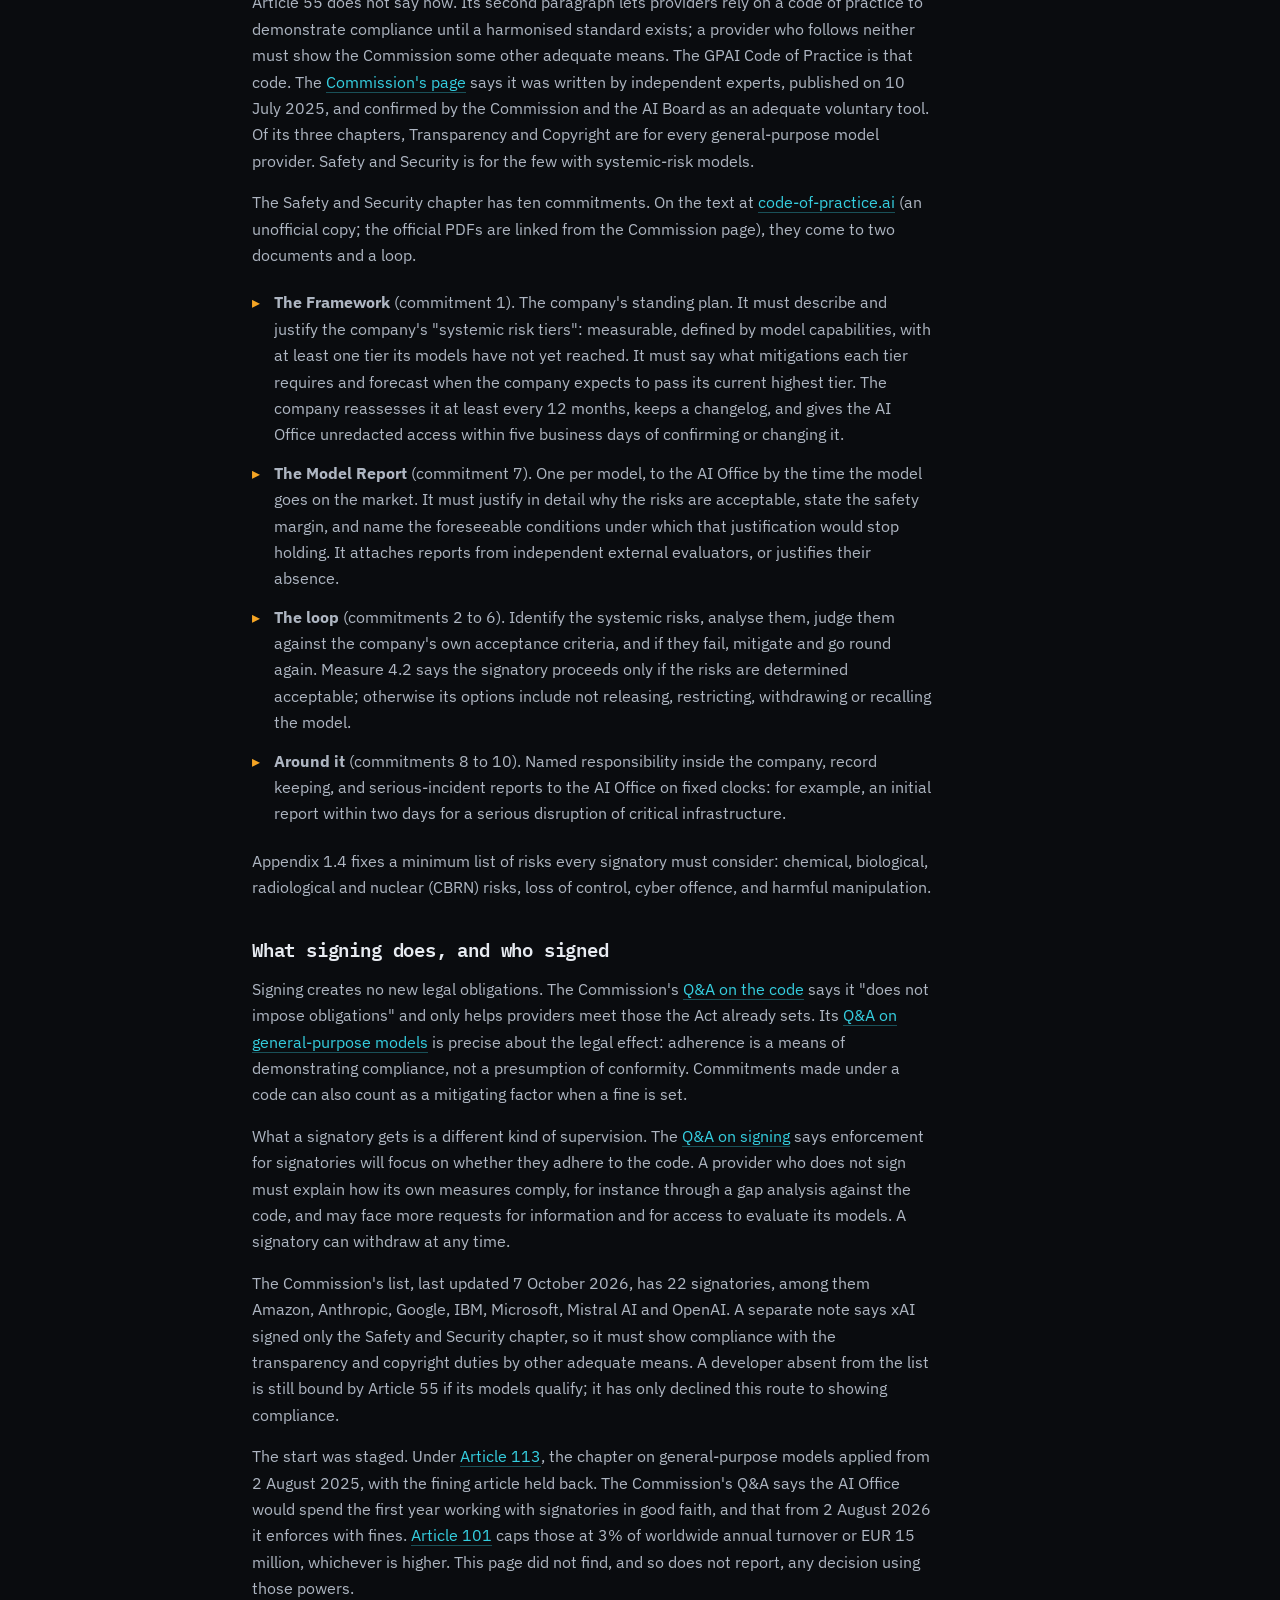
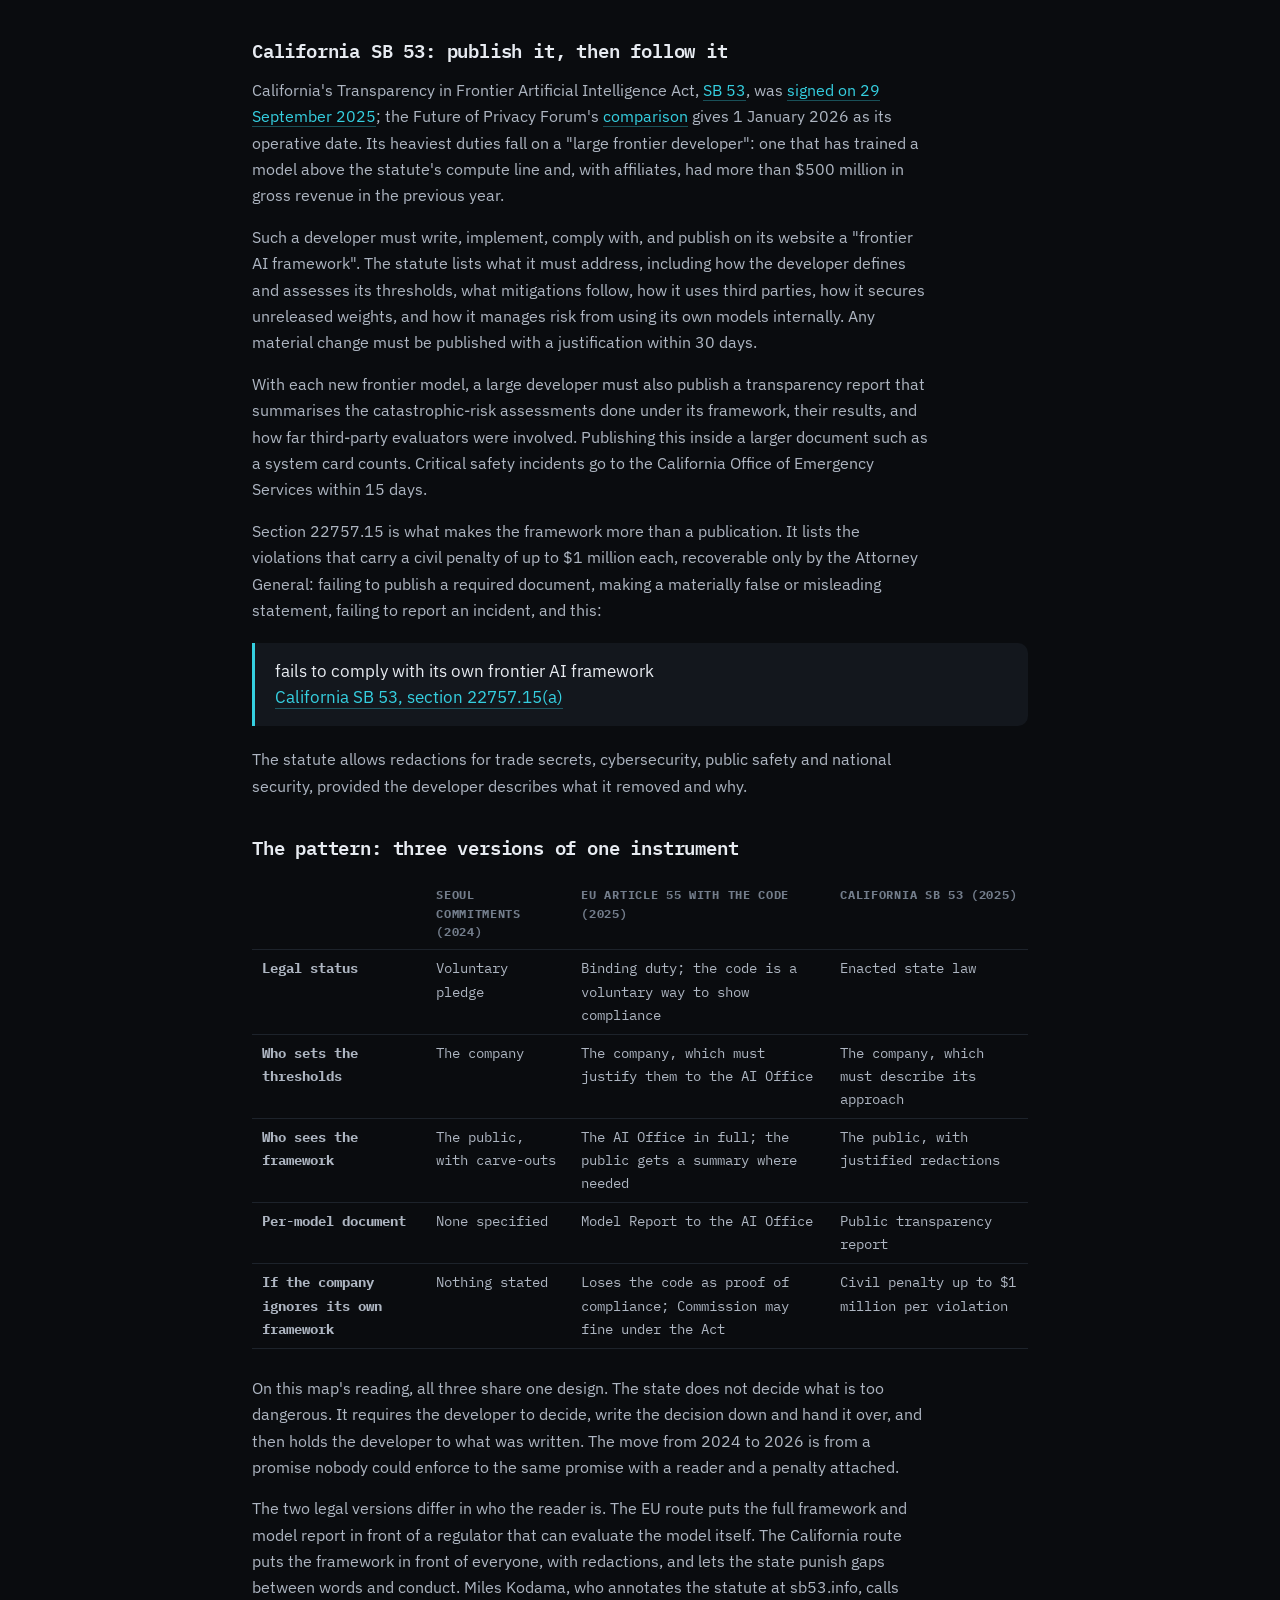
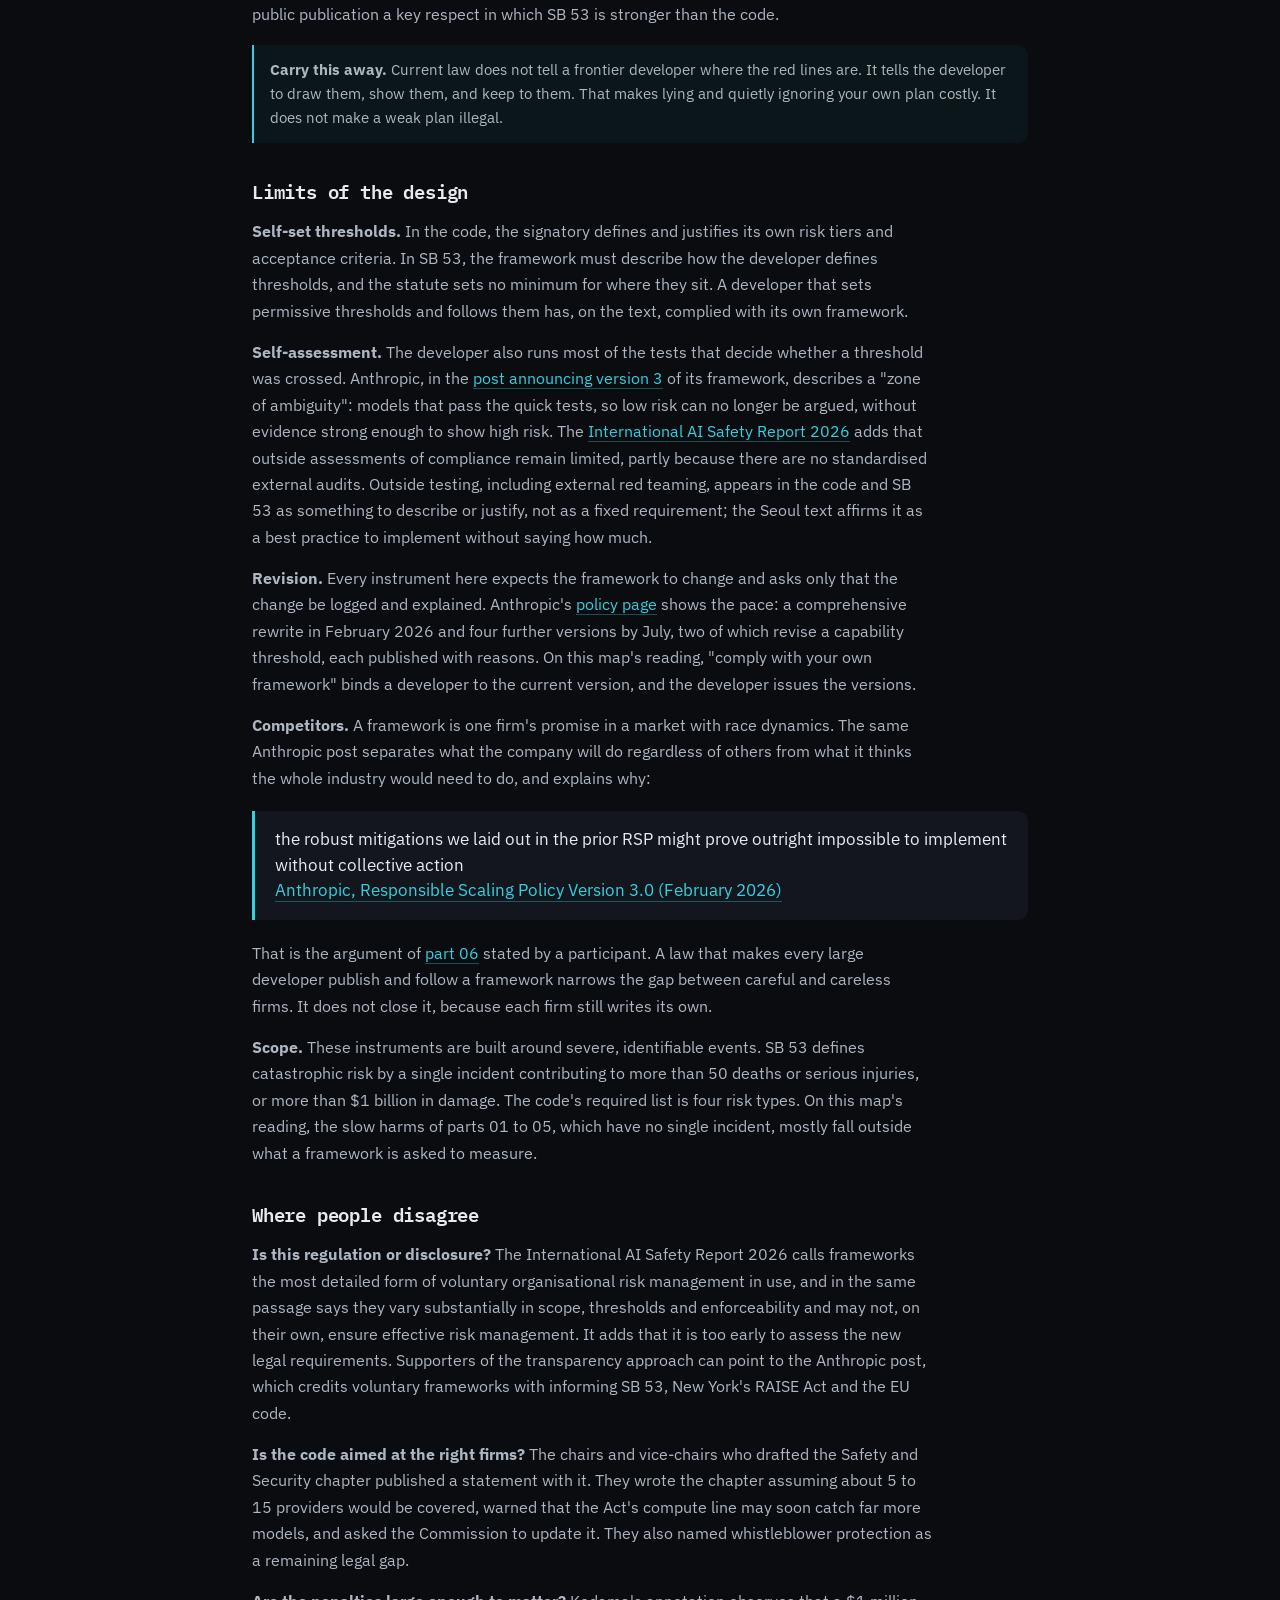
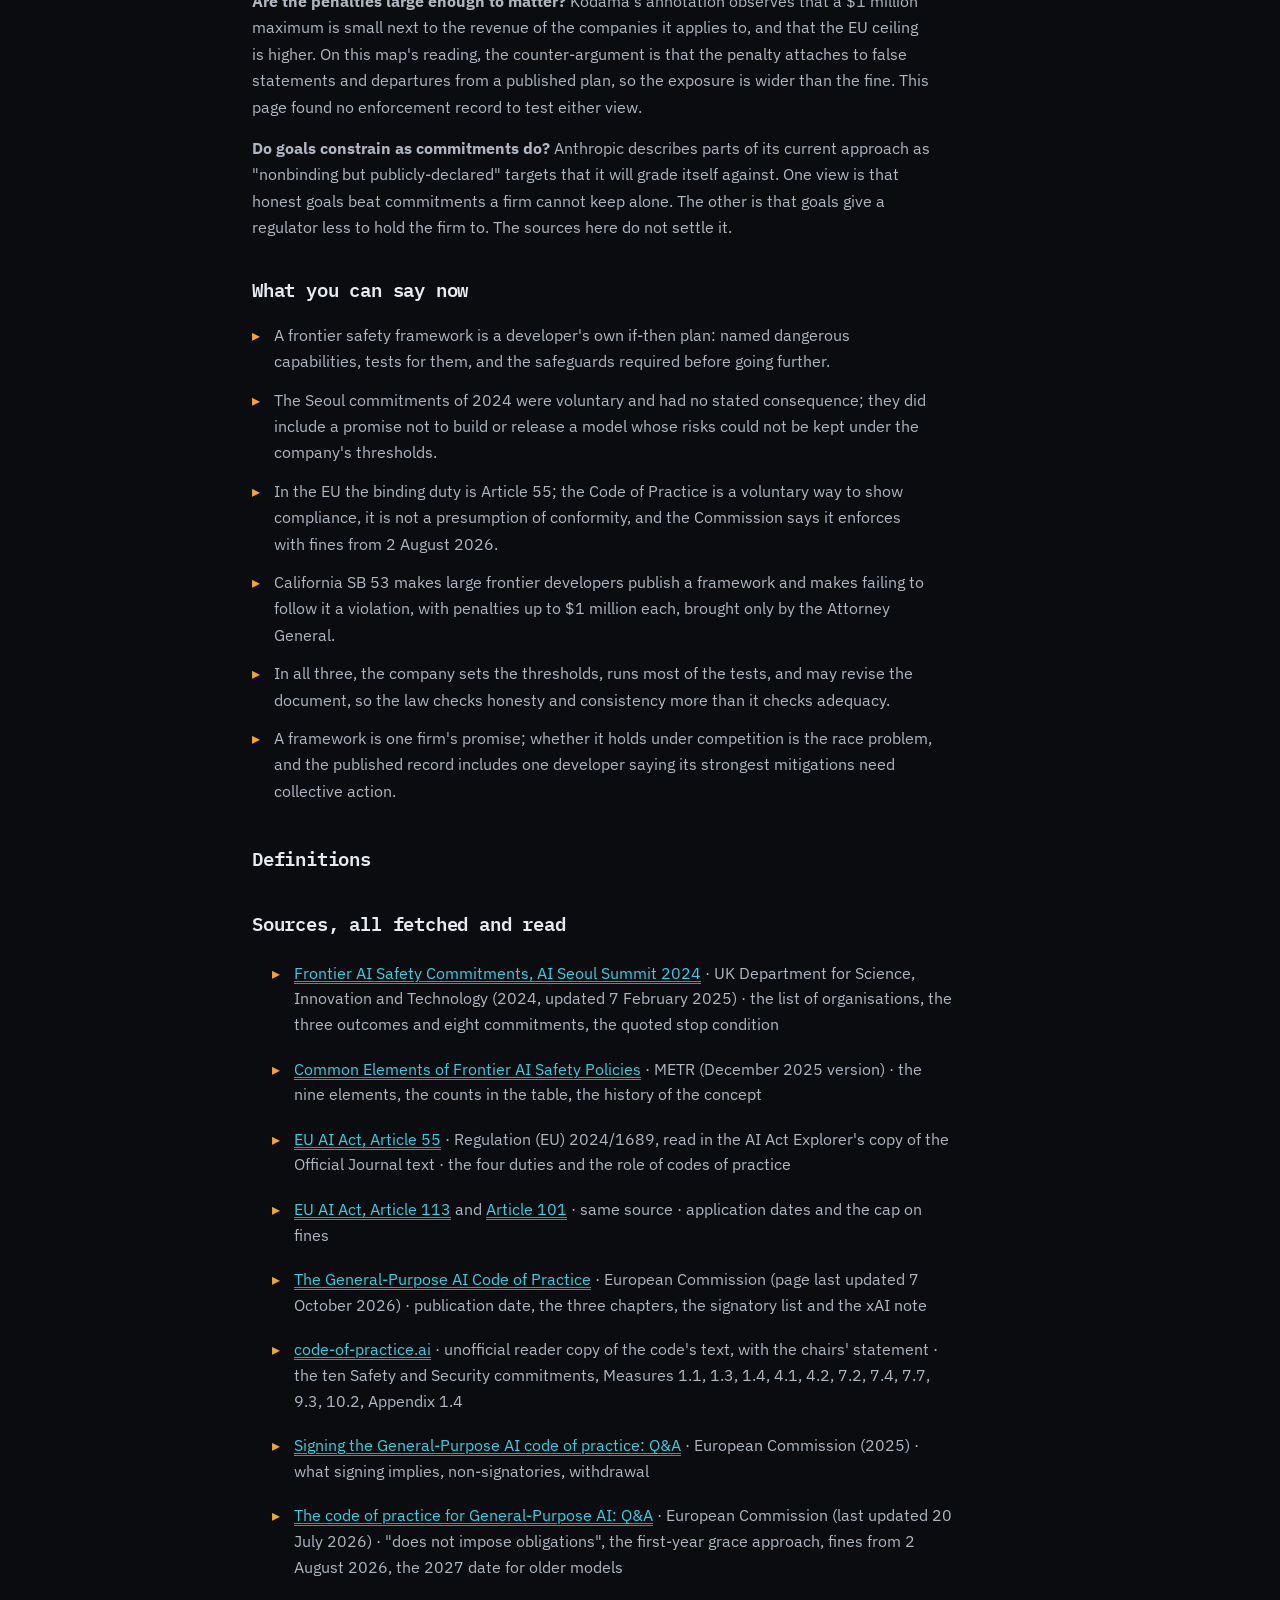
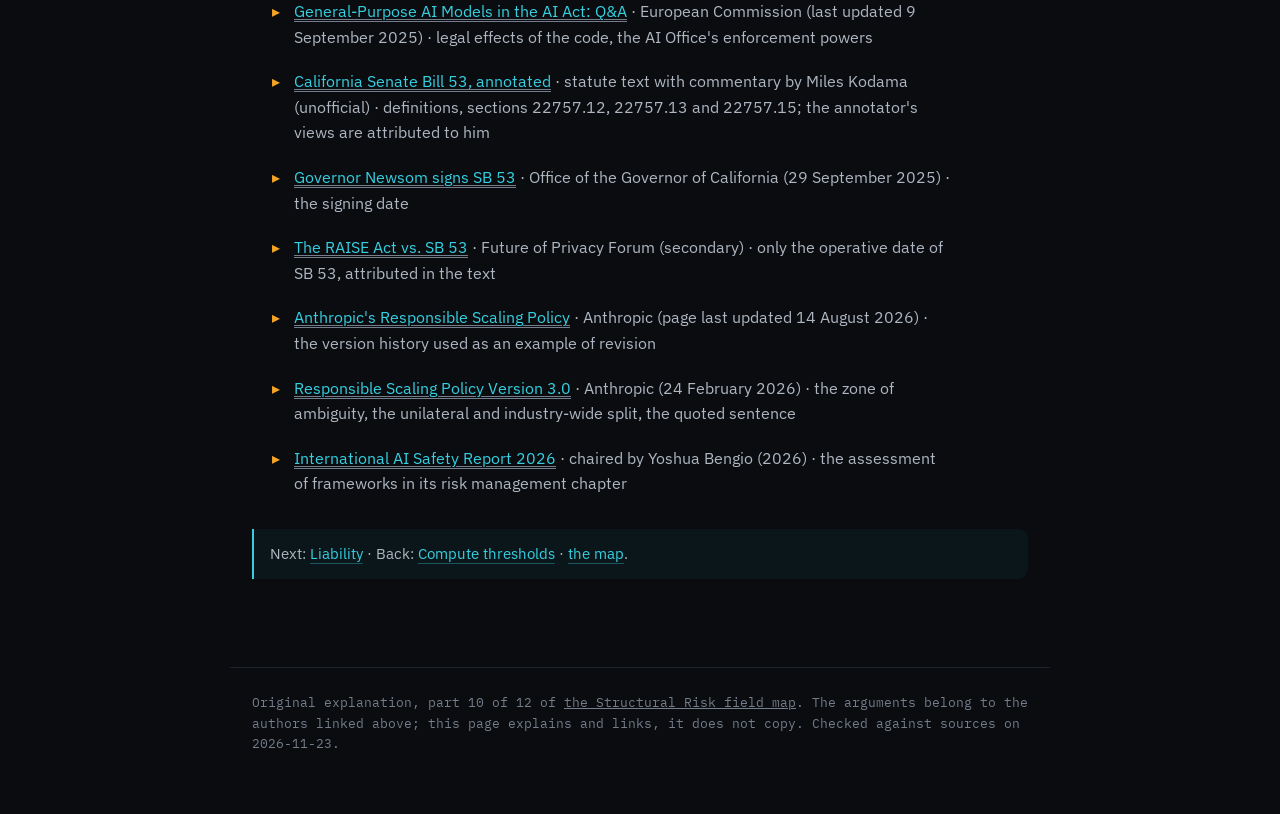
<file: parts/p10.html>
<!DOCTYPE html>
<html lang="en">
<head>
<meta charset="UTF-8" />
<meta name="viewport" content="width=device-width, initial-scale=1.0" />
<title>Safety frameworks and the EU code — Structural Risk, mapped</title>
<meta name="description" content="How a company's own safety framework went from a voluntary promise to something the EU and California can check and fine, and where that stops." />
<link rel="preconnect" href="https://fonts.googleapis.com" />
<link rel="preconnect" href="https://fonts.gstatic.com" crossorigin />
<link href="https://fonts.googleapis.com/css2?family=IBM+Plex+Mono:wght@400;500;600;700&family=IBM+Plex+Sans:wght@400;500;600;700&display=swap" rel="stylesheet" />
<link rel="stylesheet" href="../paper.css" />
<script>try{var m=localStorage.getItem('aitools-mode')||localStorage.getItem('llm-judges-mode');if(m==='tech'||m==='eli5')document.documentElement.setAttribute('data-'+m,'on')}catch(e){}</script>
</head>
<body>
<header class="bar"><div class="bar-in">
  <div class="brand"><span class="dot"></span>STRUCTURAL&nbsp;RISK&nbsp;//&nbsp;FIELD&nbsp;MAP</div>
  <a class="front-door" href="https://idvorkin-ai-tools.github.io/safety.html">&larr; Front Door</a>
  <a class="back" href="../index.html#levers">&larr; the map</a>
</div></header>
<main>
  <div class="eyebrow"><span class="box bb mono">LEVERS &middot; PART 10 OF 12</span><span class="mono">From promise to checkable duty</span></div>
  <h1>Safety frameworks and the EU code</h1>
  <div class="authors">How a company's self-written safety plan became something a regulator can check: the Seoul commitments, METR's survey of the published frameworks, the EU's Code of Practice and California's SB 53.</div>
  <div class="paperlink" style="border-left-color:var(--def)"><span class="lbl">Source</span><a href="https://digital-strategy.ec.europa.eu/en/policies/contents-code-gpai" target="_blank" rel="noopener">European Commission, The General-Purpose AI Code of Practice (published July 2025) &#8599;</a></div>
  <div class="paperlink" style="border-left-color:var(--def)"><span class="lbl">Source</span><a href="https://metr.org/common-elements" target="_blank" rel="noopener">METR, Common Elements of Frontier AI Safety Policies (December 2025 version) &#8599;</a></div>

  <div class="tldr plain-only"><b>TL;DR &mdash;</b> The biggest AI companies write their own safety plans: which dangerous abilities they test for and what they will do if a model has them. In 2024 that was a voluntary promise. Since then California has turned it into a duty: write the plan, publish it, follow it, and pay a fine if you do not. The EU requires the largest developers to assess and reduce risks, and offers a voluntary code built around such a plan as one accepted way to show they have. The law still does not say where the danger lines sit. The company draws them, and it can redraw them.</div>
  <div class="tldr tech-only"><b>TL;DR, technical &mdash;</b> The Frontier AI Safety Commitments (Seoul, May 2024) had companies promise to publish a framework with risk thresholds and a stop condition. METR's December 2025 survey finds twelve published policies sharing nine elements. EU AI Act Article 55 imposes evaluation, risk mitigation, incident reporting and cybersecurity duties on providers of general-purpose models with systemic risk; the Safety and Security chapter of the voluntary Code of Practice is one accepted way to show compliance, built on a Framework and a per-model Model Report sent to the AI Office. California SB 53 requires large frontier developers to publish a framework and makes failure to follow it a civil-penalty violation. Thresholds and risk acceptance stay self-set in all three.</div>
  <div class="tldr eli5-only"><b>TL;DR, ELI5 &mdash;</b> Imagine each fireworks factory writes its own safety rulebook. At first the factories only promised to write one. Now one town says: you must write it, you must show it to us, and if you break your own rules we fine you. But each factory still decides what its rules say, and it is allowed to rewrite them.</div>

  <p class="lead">Parts 07 to 09 were about hardware: who can get chips, and how much computing makes a model count as "frontier". This part is about what a developer owes once it is over that line. The answer that governments have reached so far is unusual. They have not written safety rules for frontier models. They have told developers to write their own, and then attached consequences to them. That design choice matters for structural risk, because it decides how much of the pressure described in <a class="lnk" href="p06.html">Race dynamics</a> the rules can actually resist.</p>

  <div class="callout off"><b>As of November 2026.</b> <b>Voluntary:</b> the Seoul Frontier AI Safety Commitments (2024), with 20 organisations listed on the UK government page. <b>In force, EU:</b> Article 55 of the AI Act has applied since 2 August 2025. The Commission says it enforces the general-purpose model rules with fines from 2 August 2026, and that models placed on the market before 2 August 2025 have until 2 August 2027. The Code of Practice is a voluntary way to show compliance; the Commission's signatory list, last updated 7 October 2026, has 22 names plus xAI for one chapter. <b>In force, California:</b> SB 53, signed 29 September 2025. <b>Not covered here:</b> who is over the line (<a class="lnk" href="p09.html">Compute thresholds</a>) and who pays for harm (<a class="lnk" href="p11.html">Liability</a>).</div>

  <p>This page treats frameworks as a governance instrument. For one lab's thresholds against another's, see the <a class="lnk" href="https://idvorkin-ai-tools.github.io/bridge-preparedness-reports.html" target="_blank" rel="noopener">preparedness reports comparison</a> and the AI Safety field map's page on <a class="lnk" href="https://idvorkin-ai-tools.github.io/ai-safety-field-map/evals/responsible-scaling.html" target="_blank" rel="noopener">responsible scaling</a>.</p>

  <h2 id="what-a-framework-is">What a framework is</h2>
  <p>A <span class="term" data-term="frontier-safety-framework">frontier safety framework</span> is a document a developer writes about itself. It names the abilities it considers dangerous, says how it will test for them, and says what protections must be in place before a model with those abilities is trained further or released. The core move is conditional: if the model can do X, then we must have safeguard Y. The level of ability that triggers the "then" is a <span class="term" data-term="capability-threshold">capability threshold</span>.</p>
  <p>METR, the evaluation non-profit, says it introduced the concept in 2023 and that the first such policy was piloted that September. The December 2025 version of its <a class="lnk" href="https://metr.org/common-elements" target="_blank" rel="noopener">Common Elements</a> report counts twelve companies with a published policy and sorts the contents into nine elements.</p>
  <div class="scroll"><table class="kv">
    <tr><th>Element METR looks for</th><th>What it means</th><th>Present in</th></tr>
    <tr><td>Capability thresholds</td><td>Named abilities that would pose severe risk and require new protections</td><td>9 of 12</td></tr>
    <tr><td>Model weight security</td><td>Measures to stop the model's files being stolen</td><td>11 of 12</td></tr>
    <tr><td>Deployment mitigations</td><td>Controls that keep users from reaching dangerous abilities</td><td>12 of 12</td></tr>
    <tr><td>Conditions for halting deployment</td><td>A promise not to release if protections are not ready</td><td>9 of 12</td></tr>
    <tr><td>Conditions for halting development</td><td>A promise to stop training if protections are not ready</td><td>8 of 12</td></tr>
    <tr><td>Full capability elicitation</td><td>Testing in a way that does not understate what the model can do</td><td>7 of 12</td></tr>
    <tr><td>Timing and frequency of evaluations</td><td>When tests must happen: before release, during training, after release</td><td>9 of 12</td></tr>
    <tr><td>Accountability</td><td>Internal and external oversight of whether the policy is followed</td><td>12 of 12</td></tr>
    <tr><td>Updating the policy</td><td>How and when the document itself changes</td><td>12 of 12</td></tr>
  </table></div>
  <p>Every policy has an update clause and an accountability clause, so every one is explicitly a living document. The element that gives a framework teeth is a stated condition under which the company stops: a condition for halting development is missing from a third of them (8 of 12 have one), and one for halting deployment from a quarter (9 of 12). METR also notes that the policies differ: some emphasise domain-specific risks and not only catastrophic ones, and a few lean on quantitative benchmarks where most do not.</p>
  <p class="tech-only">The security element concerns <span class="term" data-term="model-weights">model weights</span>: the policies tie stronger protection against theft to higher capability levels. The elicitation element exists because a test that under-elicits a model reports a capability below the true one, which makes every downstream threshold decision wrong in the unsafe direction.</p>

  <h2 id="seoul">Seoul, 2024: the voluntary version</h2>
  <p>At the AI Seoul Summit in May 2024, the UK and Korean governments announced that a group of companies had agreed to the <a class="lnk" href="https://www.gov.uk/government/publications/frontier-ai-safety-commitments-ai-seoul-summit-2024/frontier-ai-safety-commitments-ai-seoul-summit-2024" target="_blank" rel="noopener">Frontier AI Safety Commitments</a>. METR gives the count as sixteen at the summit and four since; the government page lists twenty. The text calls the commitments voluntary, and asks each company to publish a safety framework focused on severe risks before the next summit, in France.</p>
  <p>There are eight commitments under three outcomes: manage risk, be accountable, be transparent. In short, each company is to assess risk before deployment and where appropriate during training, set thresholds at which a risk would be intolerable unless mitigated, say how mitigations keep risk under them and what it will do if one is met, build internal governance, and publish how it is doing all this and how outsiders are involved. The fourth commitment contains the sentence that makes this more than a testing pledge:</p>
  <blockquote class="q">In the extreme, organisations commit not to develop or deploy a model or system at all, if mitigations cannot be applied to keep risks below the thresholds.<br /><a class="lnk" href="https://www.gov.uk/government/publications/frontier-ai-safety-commitments-ai-seoul-summit-2024/frontier-ai-safety-commitments-ai-seoul-summit-2024" target="_blank" rel="noopener">Frontier AI Safety Commitments, item IV</a></blockquote>
  <p>Three features set the pattern for what followed. The company sets its own thresholds, with input from "trusted actors" such as its home government. The transparency commitment has a carve-out for information that would raise risk or reveal sensitive commercial detail. And the text says a company's approach may change, in which case it will explain why publicly. Nothing in the document says what happens if a company does not do these things.</p>

  <h2 id="eu">The EU: a duty, and a code that shows how to meet it</h2>
  <p>The EU AI Act puts extra duties on providers of what it calls <span class="term" data-term="gpai-systemic-risk">general-purpose AI models with systemic risk</span>. <a class="lnk" href="https://artificialintelligenceact.eu/article/55/" target="_blank" rel="noopener">Article 55</a> is short. Those providers must evaluate the model with state-of-the-art methods, including adversarial testing; assess and mitigate systemic risks; track serious incidents and report them to the AI Office without undue delay; and keep the model and its physical infrastructure adequately protected against cyber attack. Which models fall in this class is a <span class="term" data-term="compute-threshold">compute threshold</span> question and belongs to <a class="lnk" href="p09.html">part 09</a>.</p>
  <p>Article 55 does not say how. Its second paragraph lets providers rely on a code of practice to demonstrate compliance until a harmonised standard exists; a provider who follows neither must show the Commission some other adequate means. The <span class="term" data-term="code-of-practice">GPAI Code of Practice</span> is that code. The <a class="lnk" href="https://digital-strategy.ec.europa.eu/en/policies/contents-code-gpai" target="_blank" rel="noopener">Commission's page</a> says it was written by independent experts, published on 10 July 2025, and confirmed by the Commission and the AI Board as an adequate voluntary tool. Of its three chapters, Transparency and Copyright are for every general-purpose model provider. Safety and Security is for the few with systemic-risk models.</p>
  <p>The Safety and Security chapter has ten commitments. On the text at <a class="lnk" href="https://code-of-practice.ai/" target="_blank" rel="noopener">code-of-practice.ai</a> (an unofficial copy; the official PDFs are linked from the Commission page), they come to two documents and a loop.</p>
  <ul>
  <li><b>The Framework</b> (commitment 1). The company's standing plan. It must describe and justify the company's "systemic risk tiers": measurable, defined by model capabilities, with at least one tier its models have not yet reached. It must say what mitigations each tier requires and forecast when the company expects to pass its current highest tier. The company reassesses it at least every 12 months, keeps a changelog, and gives the AI Office unredacted access within five business days of confirming or changing it.</li>
  <li><b>The Model Report</b> (commitment 7). One per model, to the AI Office by the time the model goes on the market. It must justify in detail why the risks are acceptable, state the safety margin, and name the foreseeable conditions under which that justification would stop holding. It attaches reports from independent external evaluators, or justifies their absence.</li>
  <li><b>The loop</b> (commitments 2 to 6). Identify the systemic risks, analyse them, judge them against the company's own acceptance criteria, and if they fail, mitigate and go round again. Measure 4.2 says the signatory proceeds only if the risks are determined acceptable; otherwise its options include not releasing, restricting, withdrawing or recalling the model.</li>
  <li><b>Around it</b> (commitments 8 to 10). Named responsibility inside the company, record keeping, and serious-incident reports to the AI Office on fixed clocks: for example, an initial report within two days for a serious disruption of critical infrastructure.</li>
  </ul>
  <p>Appendix 1.4 fixes a minimum list of risks every signatory must consider: chemical, biological, radiological and nuclear (<span class="term" data-term="cbrn">CBRN</span>) risks, loss of control, cyber offence, and harmful manipulation.</p>
  <p class="eli5-only">The fireworks factory keeps two papers. One is the rulebook: "if we ever make a rocket this big, we need a wall this thick." The other is a note for each new rocket: "here is why this one is safe to sell, and here is what would change our mind." The town inspector gets a copy of both.</p>

  <h2 id="signing">What signing does, and who signed</h2>
  <p>Signing creates no new legal obligations. The Commission's <a class="lnk" href="https://digital-strategy.ec.europa.eu/en/faqs/questions-and-answers-code-practice-general-purpose-ai" target="_blank" rel="noopener">Q&amp;A on the code</a> says it "does not impose obligations" and only helps providers meet those the Act already sets. Its <a class="lnk" href="https://digital-strategy.ec.europa.eu/en/faqs/general-purpose-ai-models-ai-act-questions-answers" target="_blank" rel="noopener">Q&amp;A on general-purpose models</a> is precise about the legal effect: adherence is a means of demonstrating compliance, not a presumption of conformity. Commitments made under a code can also count as a mitigating factor when a fine is set.</p>
  <p>What a signatory gets is a different kind of supervision. The <a class="lnk" href="https://digital-strategy.ec.europa.eu/en/faqs/signing-general-purpose-ai-code-practice" target="_blank" rel="noopener">Q&amp;A on signing</a> says enforcement for signatories will focus on whether they adhere to the code. A provider who does not sign must explain how its own measures comply, for instance through a gap analysis against the code, and may face more requests for information and for access to evaluate its models. A signatory can withdraw at any time.</p>
  <p>The Commission's list, last updated 7 October 2026, has 22 signatories, among them Amazon, Anthropic, Google, IBM, Microsoft, Mistral AI and OpenAI. A separate note says xAI signed only the Safety and Security chapter, so it must show compliance with the transparency and copyright duties by other adequate means. A developer absent from the list is still bound by Article 55 if its models qualify; it has only declined this route to showing compliance.</p>
  <p>The start was staged. Under <a class="lnk" href="https://artificialintelligenceact.eu/article/113/" target="_blank" rel="noopener">Article 113</a>, the chapter on general-purpose models applied from 2 August 2025, with the fining article held back. The Commission's Q&amp;A says the AI Office would spend the first year working with signatories in good faith, and that from 2 August 2026 it enforces with fines. <a class="lnk" href="https://artificialintelligenceact.eu/article/101/" target="_blank" rel="noopener">Article 101</a> caps those at 3% of worldwide annual turnover or EUR 15 million, whichever is higher. This page did not find, and so does not report, any decision using those powers.</p>

  <h2 id="sb53">California SB 53: publish it, then follow it</h2>
  <p>California's Transparency in Frontier Artificial Intelligence Act, <a class="lnk" href="https://sb53.info/" target="_blank" rel="noopener">SB 53</a>, was <a class="lnk" href="https://www.gov.ca.gov/2025/09/29/governor-newsom-signs-sb-53-advancing-californias-world-leading-artificial-intelligence-industry/" target="_blank" rel="noopener">signed on 29 September 2025</a>; the Future of Privacy Forum's <a class="lnk" href="https://fpf.org/blog/the-raise-act-vs-sb-53-a-tale-of-two-frontier-ai-laws/" target="_blank" rel="noopener">comparison</a> gives 1 January 2026 as its operative date. Its heaviest duties fall on a "large frontier developer": one that has trained a model above the statute's compute line and, with affiliates, had more than $500 million in gross revenue in the previous year.</p>
  <p>Such a developer must write, implement, comply with, and publish on its website a "frontier AI framework". The statute lists what it must address, including how the developer defines and assesses its thresholds, what mitigations follow, how it uses third parties, how it secures unreleased weights, and how it manages risk from using its own models internally. Any material change must be published with a justification within 30 days.</p>
  <p>With each new frontier model, a large developer must also publish a transparency report that summarises the catastrophic-risk assessments done under its framework, their results, and how far third-party evaluators were involved. Publishing this inside a larger document such as a <span class="term" data-term="system-card">system card</span> counts. Critical safety incidents go to the California Office of Emergency Services within 15 days.</p>
  <p>Section 22757.15 is what makes the framework more than a publication. It lists the violations that carry a civil penalty of up to $1 million each, recoverable only by the Attorney General: failing to publish a required document, making a materially false or misleading statement, failing to report an incident, and this:</p>
  <blockquote class="q">fails to comply with its own frontier AI framework<br /><a class="lnk" href="https://sb53.info/" target="_blank" rel="noopener">California SB 53, section 22757.15(a)</a></blockquote>
  <p>The statute allows redactions for trade secrets, cybersecurity, public safety and national security, provided the developer describes what it removed and why.</p>

  <h2 id="pattern">The pattern: three versions of one instrument</h2>
  <div class="scroll"><table class="kv">
    <tr><th></th><th>Seoul commitments (2024)</th><th>EU Article 55 with the code (2025)</th><th>California SB 53 (2025)</th></tr>
    <tr><td><b>Legal status</b></td><td>Voluntary pledge</td><td>Binding duty; the code is a voluntary way to show compliance</td><td>Enacted state law</td></tr>
    <tr><td><b>Who sets the thresholds</b></td><td>The company</td><td>The company, which must justify them to the AI Office</td><td>The company, which must describe its approach</td></tr>
    <tr><td><b>Who sees the framework</b></td><td>The public, with carve-outs</td><td>The AI Office in full; the public gets a summary where needed</td><td>The public, with justified redactions</td></tr>
    <tr><td><b>Per-model document</b></td><td>None specified</td><td>Model Report to the AI Office</td><td>Public transparency report</td></tr>
    <tr><td><b>If the company ignores its own framework</b></td><td>Nothing stated</td><td>Loses the code as proof of compliance; Commission may fine under the Act</td><td>Civil penalty up to $1 million per violation</td></tr>
  </table></div>
  <p>On this map's reading, all three share one design. The state does not decide what is too dangerous. It requires the developer to decide, write the decision down and hand it over, and then holds the developer to what was written. The move from 2024 to 2026 is from a promise nobody could enforce to the same promise with a reader and a penalty attached.</p>
  <p>The two legal versions differ in who the reader is. The EU route puts the full framework and model report in front of a regulator that can evaluate the model itself. The California route puts the framework in front of everyone, with redactions, and lets the state punish gaps between words and conduct. Miles Kodama, who annotates the statute at sb53.info, calls public publication a key respect in which SB 53 is stronger than the code.</p>
  <div class="callout"><b>Carry this away.</b> Current law does not tell a frontier developer where the red lines are. It tells the developer to draw them, show them, and keep to them. That makes lying and quietly ignoring your own plan costly. It does not make a weak plan illegal.</div>

  <h2 id="limits">Limits of the design</h2>
  <p><b>Self-set thresholds.</b> In the code, the signatory defines and justifies its own risk tiers and acceptance criteria. In SB 53, the framework must describe how the developer defines thresholds, and the statute sets no minimum for where they sit. A developer that sets permissive thresholds and follows them has, on the text, complied with its own framework.</p>
  <p><b>Self-assessment.</b> The developer also runs most of the tests that decide whether a threshold was crossed. Anthropic, in the <a class="lnk" href="https://www.anthropic.com/news/responsible-scaling-policy-v3" target="_blank" rel="noopener">post announcing version 3</a> of its framework, describes a "zone of ambiguity": models that pass the quick tests, so low risk can no longer be argued, without evidence strong enough to show high risk. The <a class="lnk" href="https://arxiv.org/abs/2602.21012" target="_blank" rel="noopener">International AI Safety Report 2026</a> adds that outside assessments of compliance remain limited, partly because there are no standardised external audits. Outside testing, including external <span class="term" data-term="red-teaming">red teaming</span>, appears in the code and SB 53 as something to describe or justify, not as a fixed requirement; the Seoul text affirms it as a best practice to implement without saying how much.</p>
  <p><b>Revision.</b> Every instrument here expects the framework to change and asks only that the change be logged and explained. Anthropic's <a class="lnk" href="https://www.anthropic.com/responsible-scaling-policy" target="_blank" rel="noopener">policy page</a> shows the pace: a comprehensive rewrite in February 2026 and four further versions by July, two of which revise a capability threshold, each published with reasons. On this map's reading, "comply with your own framework" binds a developer to the current version, and the developer issues the versions.</p>
  <p><b>Competitors.</b> A framework is one firm's promise in a market with <span class="term" data-term="race-dynamics">race dynamics</span>. The same Anthropic post separates what the company will do regardless of others from what it thinks the whole industry would need to do, and explains why:</p>
  <blockquote class="q">the robust mitigations we laid out in the prior RSP might prove outright impossible to implement without collective action<br /><a class="lnk" href="https://www.anthropic.com/news/responsible-scaling-policy-v3" target="_blank" rel="noopener">Anthropic, Responsible Scaling Policy Version 3.0 (February 2026)</a></blockquote>
  <p>That is the argument of <a class="lnk" href="p06.html">part 06</a> stated by a participant. A law that makes every large developer publish and follow a framework narrows the gap between careful and careless firms. It does not close it, because each firm still writes its own.</p>
  <p><b>Scope.</b> These instruments are built around severe, identifiable events. SB 53 defines catastrophic risk by a single incident contributing to more than 50 deaths or serious injuries, or more than $1 billion in damage. The code's required list is four risk types. On this map's reading, the slow harms of parts 01 to 05, which have no single incident, mostly fall outside what a framework is asked to measure.</p>

  <h2 id="disagree">Where people disagree</h2>
  <p><b>Is this regulation or disclosure?</b> The International AI Safety Report 2026 calls frameworks the most detailed form of voluntary organisational risk management in use, and in the same passage says they vary substantially in scope, thresholds and enforceability and may not, on their own, ensure effective risk management. It adds that it is too early to assess the new legal requirements. Supporters of the transparency approach can point to the Anthropic post, which credits voluntary frameworks with informing SB 53, New York's RAISE Act and the EU code.</p>
  <p><b>Is the code aimed at the right firms?</b> The chairs and vice-chairs who drafted the Safety and Security chapter published a statement with it. They wrote the chapter assuming about 5 to 15 providers would be covered, warned that the Act's compute line may soon catch far more models, and asked the Commission to update it. They also named whistleblower protection as a remaining legal gap.</p>
  <p><b>Are the penalties large enough to matter?</b> Kodama's annotation observes that a $1 million maximum is small next to the revenue of the companies it applies to, and that the EU ceiling is higher. On this map's reading, the counter-argument is that the penalty attaches to false statements and departures from a published plan, so the exposure is wider than the fine. This page found no enforcement record to test either view.</p>
  <p><b>Do goals constrain as commitments do?</b> Anthropic describes parts of its current approach as "nonbinding but publicly-declared" targets that it will grade itself against. One view is that honest goals beat commitments a firm cannot keep alone. The other is that goals give a regulator less to hold the firm to. The sources here do not settle it.</p>

  <h2 id="can-say">What you can say now</h2>
  <ul>
    <li>A frontier safety framework is a developer's own if-then plan: named dangerous capabilities, tests for them, and the safeguards required before going further.</li>
    <li>The Seoul commitments of 2024 were voluntary and had no stated consequence; they did include a promise not to build or release a model whose risks could not be kept under the company's thresholds.</li>
    <li>In the EU the binding duty is Article 55; the Code of Practice is a voluntary way to show compliance, it is not a presumption of conformity, and the Commission says it enforces with fines from 2 August 2026.</li>
    <li>California SB 53 makes large frontier developers publish a framework and makes failing to follow it a violation, with penalties up to $1 million each, brought only by the Attorney General.</li>
    <li>In all three, the company sets the thresholds, runs most of the tests, and may revise the document, so the law checks honesty and consistency more than it checks adequacy.</li>
    <li>A framework is one firm's promise; whether it holds under competition is the race problem, and the published record includes one developer saying its strongest mitigations need collective action.</li>
  </ul>

  <section id="definitions"><h2>Definitions</h2><div data-terms-list></div></section>

  <h2 id="sources">Sources, all fetched and read</h2>
  <ul class="readings">
    <li><a href="https://www.gov.uk/government/publications/frontier-ai-safety-commitments-ai-seoul-summit-2024/frontier-ai-safety-commitments-ai-seoul-summit-2024" target="_blank" rel="noopener">Frontier AI Safety Commitments, AI Seoul Summit 2024</a> &middot; UK Department for Science, Innovation and Technology (2024, updated 7 February 2025) &middot; the list of organisations, the three outcomes and eight commitments, the quoted stop condition</li>
    <li><a href="https://metr.org/common-elements" target="_blank" rel="noopener">Common Elements of Frontier AI Safety Policies</a> &middot; METR (December 2025 version) &middot; the nine elements, the counts in the table, the history of the concept</li>
    <li><a href="https://artificialintelligenceact.eu/article/55/" target="_blank" rel="noopener">EU AI Act, Article 55</a> &middot; Regulation (EU) 2024/1689, read in the AI Act Explorer's copy of the Official Journal text &middot; the four duties and the role of codes of practice</li>
    <li><a href="https://artificialintelligenceact.eu/article/113/" target="_blank" rel="noopener">EU AI Act, Article 113</a> and <a href="https://artificialintelligenceact.eu/article/101/" target="_blank" rel="noopener">Article 101</a> &middot; same source &middot; application dates and the cap on fines</li>
    <li><a href="https://digital-strategy.ec.europa.eu/en/policies/contents-code-gpai" target="_blank" rel="noopener">The General-Purpose AI Code of Practice</a> &middot; European Commission (page last updated 7 October 2026) &middot; publication date, the three chapters, the signatory list and the xAI note</li>
    <li><a href="https://code-of-practice.ai/" target="_blank" rel="noopener">code-of-practice.ai</a> &middot; unofficial reader copy of the code's text, with the chairs' statement &middot; the ten Safety and Security commitments, Measures 1.1, 1.3, 1.4, 4.1, 4.2, 7.2, 7.4, 7.7, 9.3, 10.2, Appendix 1.4</li>
    <li><a href="https://digital-strategy.ec.europa.eu/en/faqs/signing-general-purpose-ai-code-practice" target="_blank" rel="noopener">Signing the General-Purpose AI code of practice: Q&amp;A</a> &middot; European Commission (2025) &middot; what signing implies, non-signatories, withdrawal</li>
    <li><a href="https://digital-strategy.ec.europa.eu/en/faqs/questions-and-answers-code-practice-general-purpose-ai" target="_blank" rel="noopener">The code of practice for General-Purpose AI: Q&amp;A</a> &middot; European Commission (last updated 20 July 2026) &middot; "does not impose obligations", the first-year grace approach, fines from 2 August 2026, the 2027 date for older models</li>
    <li><a href="https://digital-strategy.ec.europa.eu/en/faqs/general-purpose-ai-models-ai-act-questions-answers" target="_blank" rel="noopener">General-Purpose AI Models in the AI Act: Q&amp;A</a> &middot; European Commission (last updated 9 September 2025) &middot; legal effects of the code, the AI Office's enforcement powers</li>
    <li><a href="https://sb53.info/" target="_blank" rel="noopener">California Senate Bill 53, annotated</a> &middot; statute text with commentary by Miles Kodama (unofficial) &middot; definitions, sections 22757.12, 22757.13 and 22757.15; the annotator's views are attributed to him</li>
    <li><a href="https://www.gov.ca.gov/2025/09/29/governor-newsom-signs-sb-53-advancing-californias-world-leading-artificial-intelligence-industry/" target="_blank" rel="noopener">Governor Newsom signs SB 53</a> &middot; Office of the Governor of California (29 September 2025) &middot; the signing date</li>
    <li><a href="https://fpf.org/blog/the-raise-act-vs-sb-53-a-tale-of-two-frontier-ai-laws/" target="_blank" rel="noopener">The RAISE Act vs. SB 53</a> &middot; Future of Privacy Forum (secondary) &middot; only the operative date of SB 53, attributed in the text</li>
    <li><a href="https://www.anthropic.com/responsible-scaling-policy" target="_blank" rel="noopener">Anthropic's Responsible Scaling Policy</a> &middot; Anthropic (page last updated 14 August 2026) &middot; the version history used as an example of revision</li>
    <li><a href="https://www.anthropic.com/news/responsible-scaling-policy-v3" target="_blank" rel="noopener">Responsible Scaling Policy Version 3.0</a> &middot; Anthropic (24 February 2026) &middot; the zone of ambiguity, the unilateral and industry-wide split, the quoted sentence</li>
    <li><a href="https://arxiv.org/abs/2602.21012" target="_blank" rel="noopener">International AI Safety Report 2026</a> &middot; chaired by Yoshua Bengio (2026) &middot; the assessment of frameworks in its risk management chapter</li>
  </ul>

  <div class="callout">Next: <a class="lnk" href="p11.html">Liability</a> &middot; Back: <a class="lnk" href="p09.html">Compute thresholds</a> &middot; <a class="lnk" href="../index.html#levers">the map</a>.</div>
</main>
<footer>Original explanation, part 10 of 12 of <a href="../index.html">the Structural Risk field map</a>. The arguments belong to the authors linked above; this page explains and links, it does not copy. Checked against sources on 2026-11-23.</footer>
<script src="https://idvorkin-ai-tools.github.io/assets/terms.js" defer></script>
<script src="../nav.js" defer></script>
<!-- Private comments mode, inert unless ?annotate=1 (see assets/annotate.js in idvorkin-ai-tools.github.io) -->
<script src="https://idvorkin-ai-tools.github.io/assets/annotate.js" defer></script>
</body>
</html>
</file>
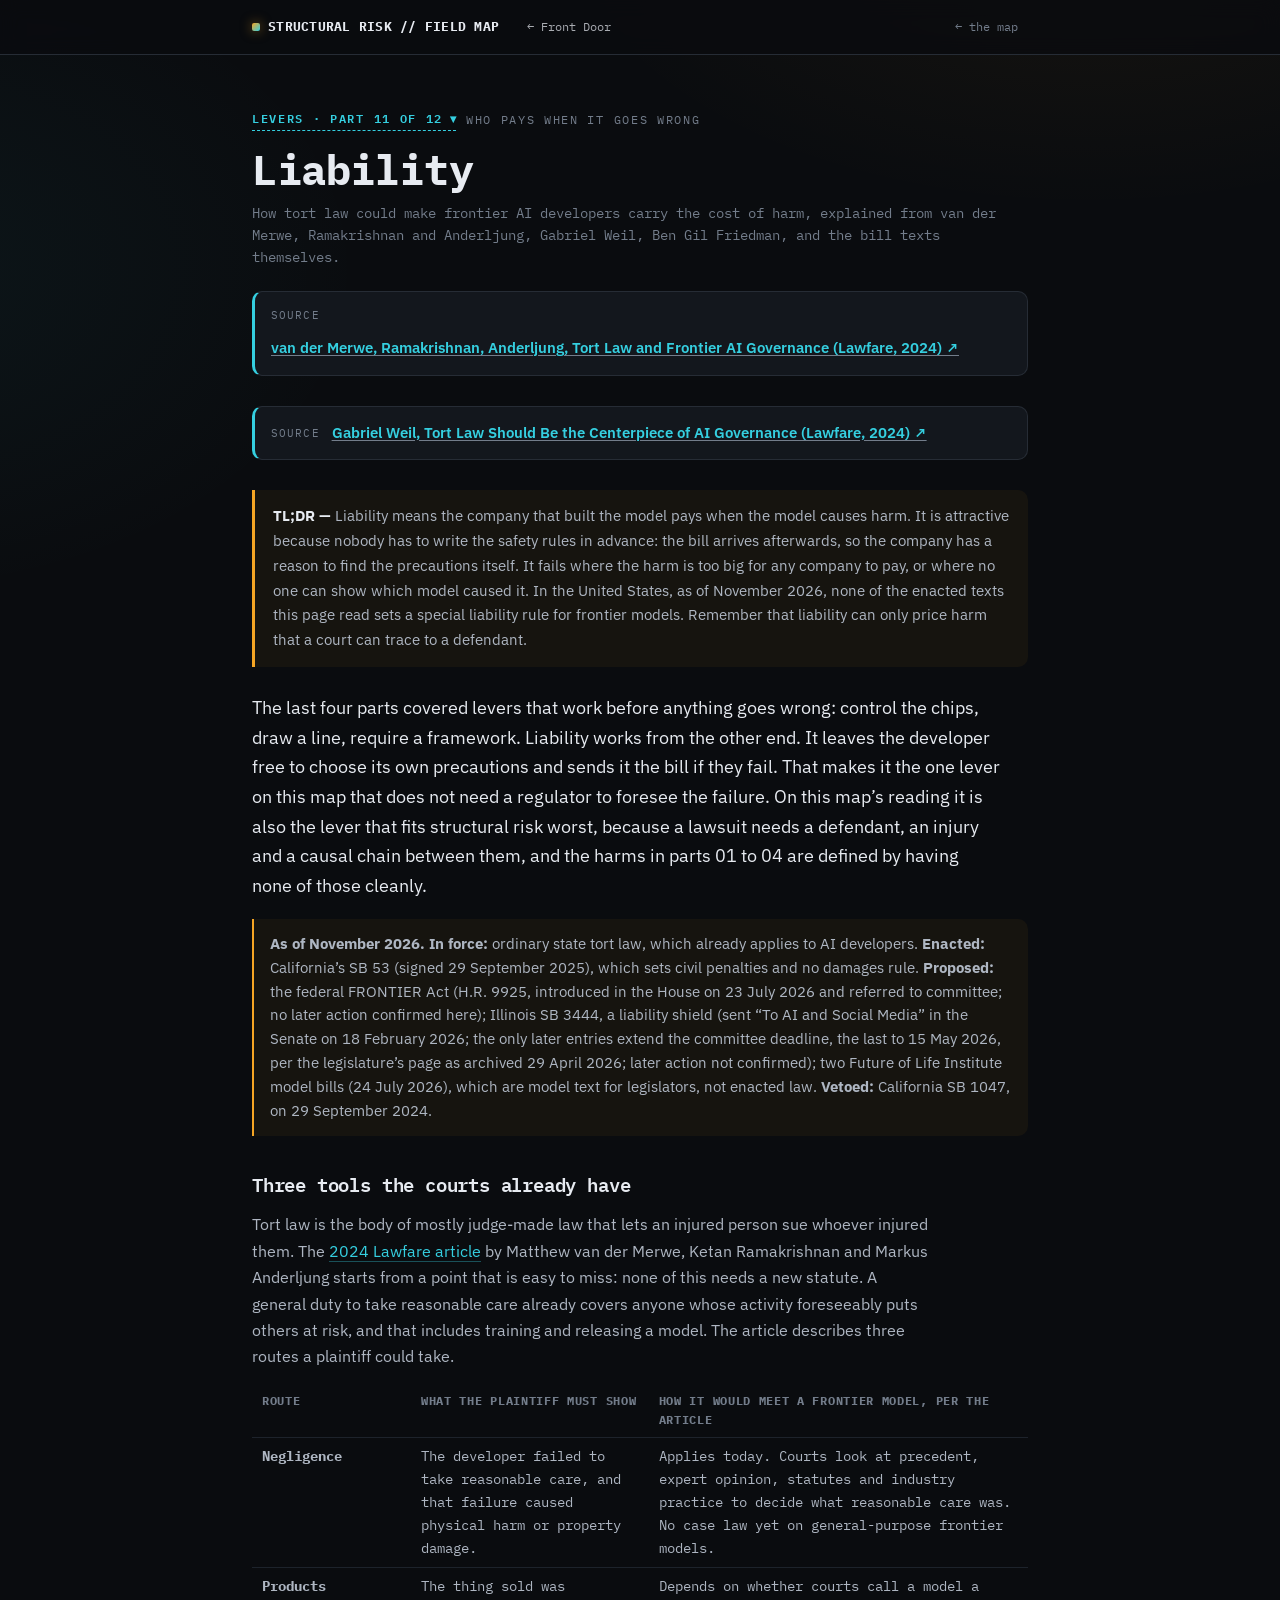
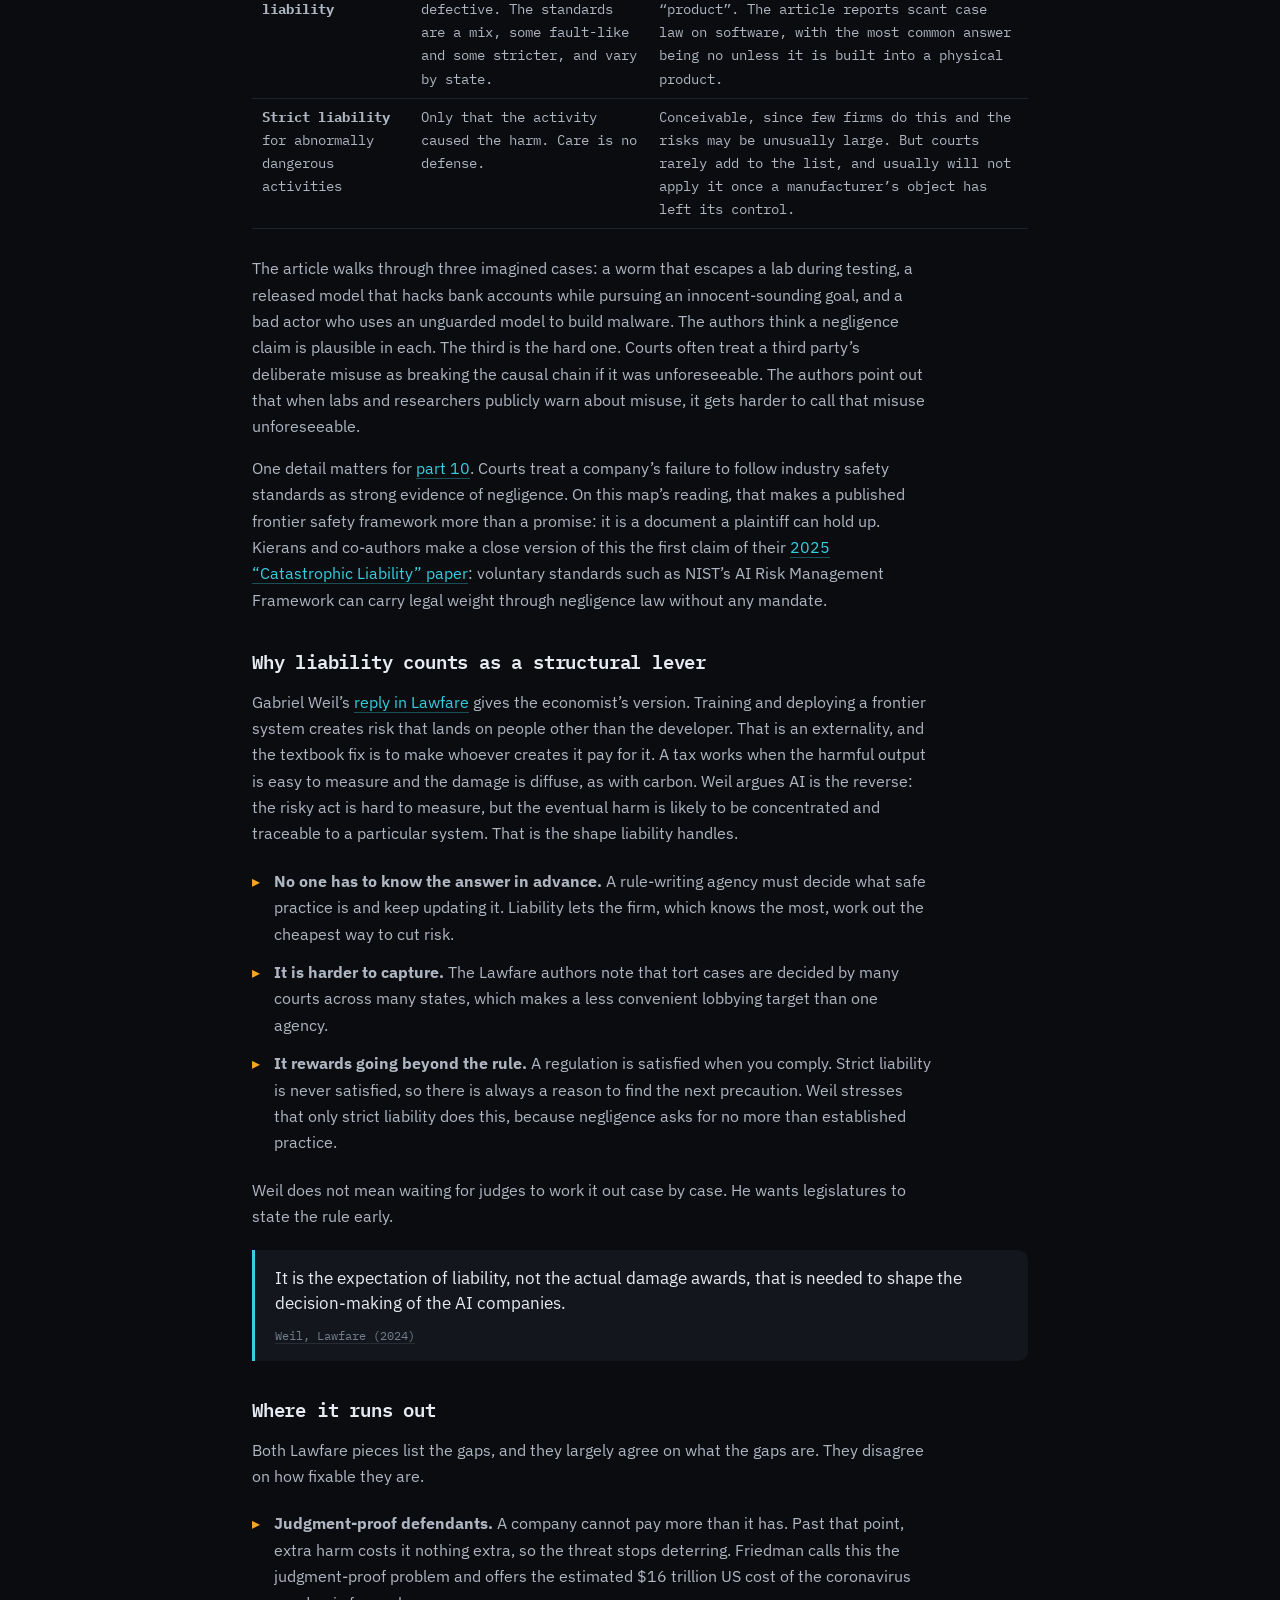
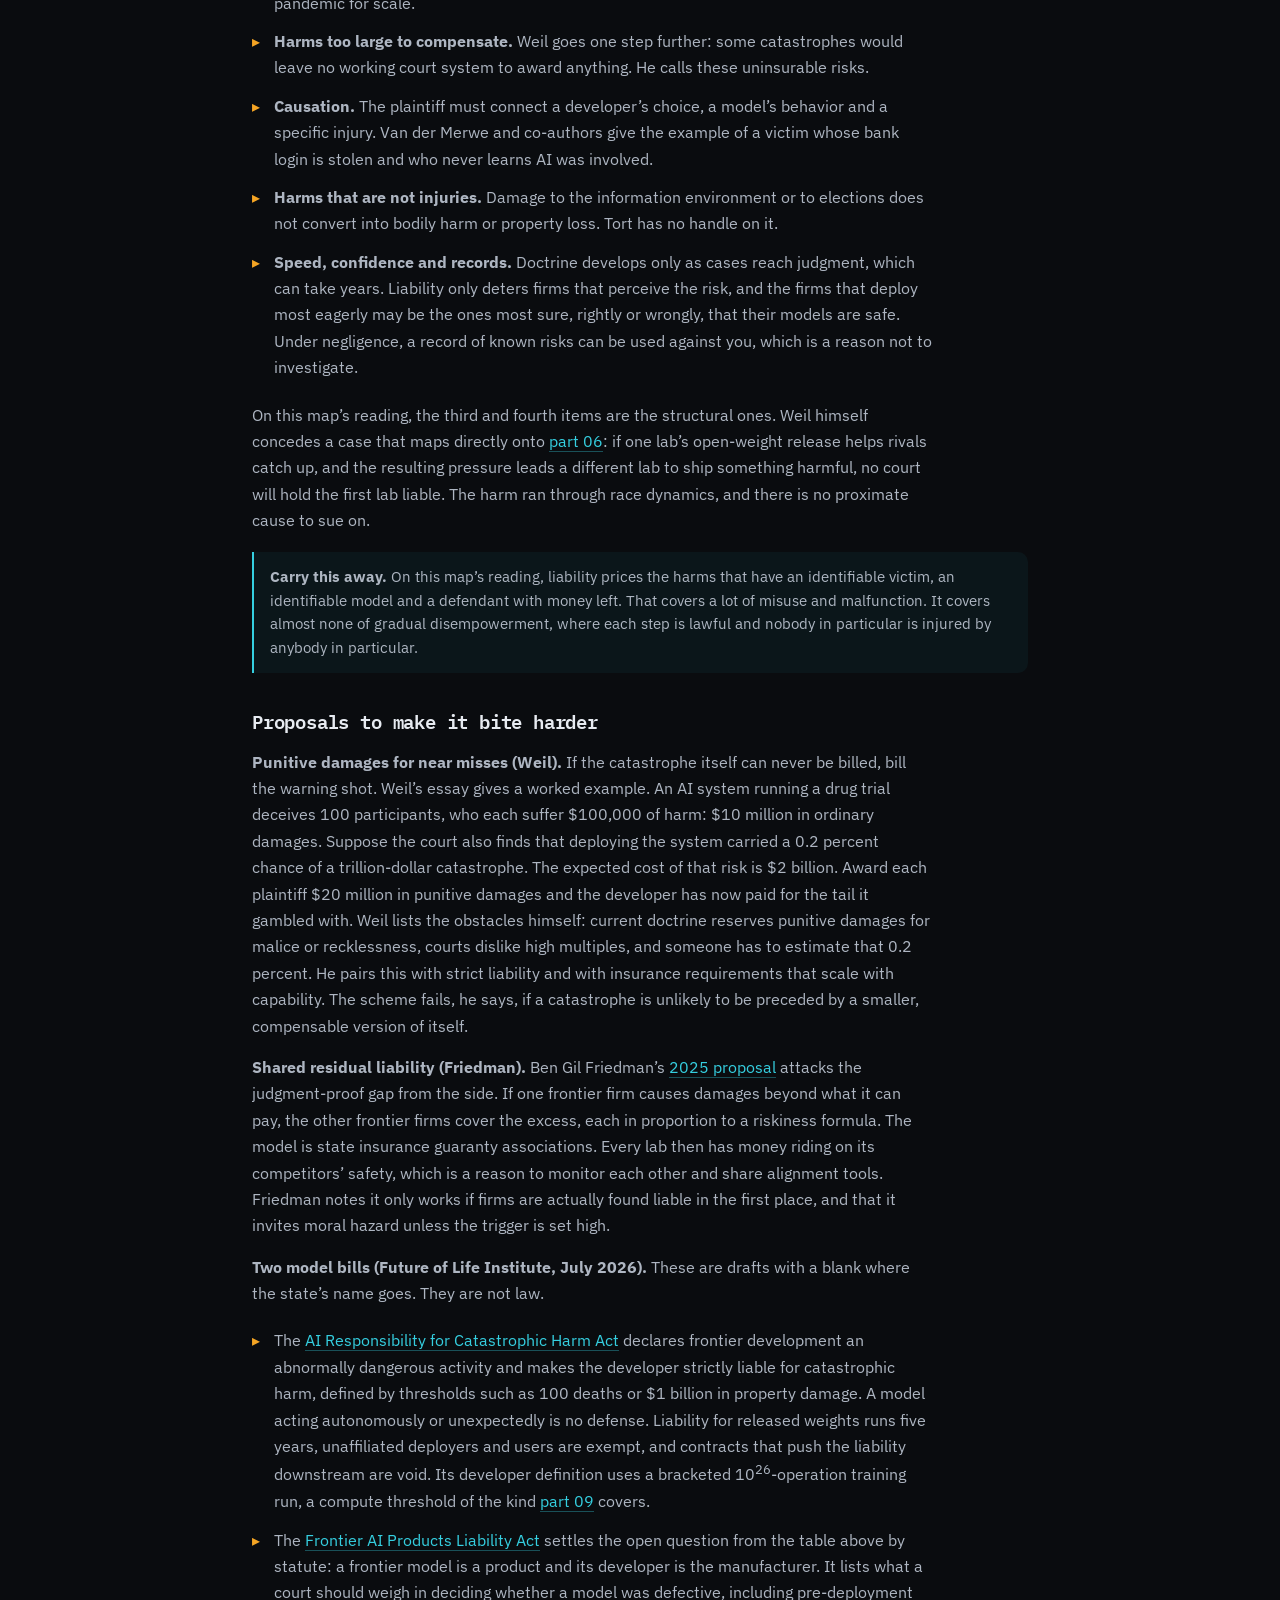
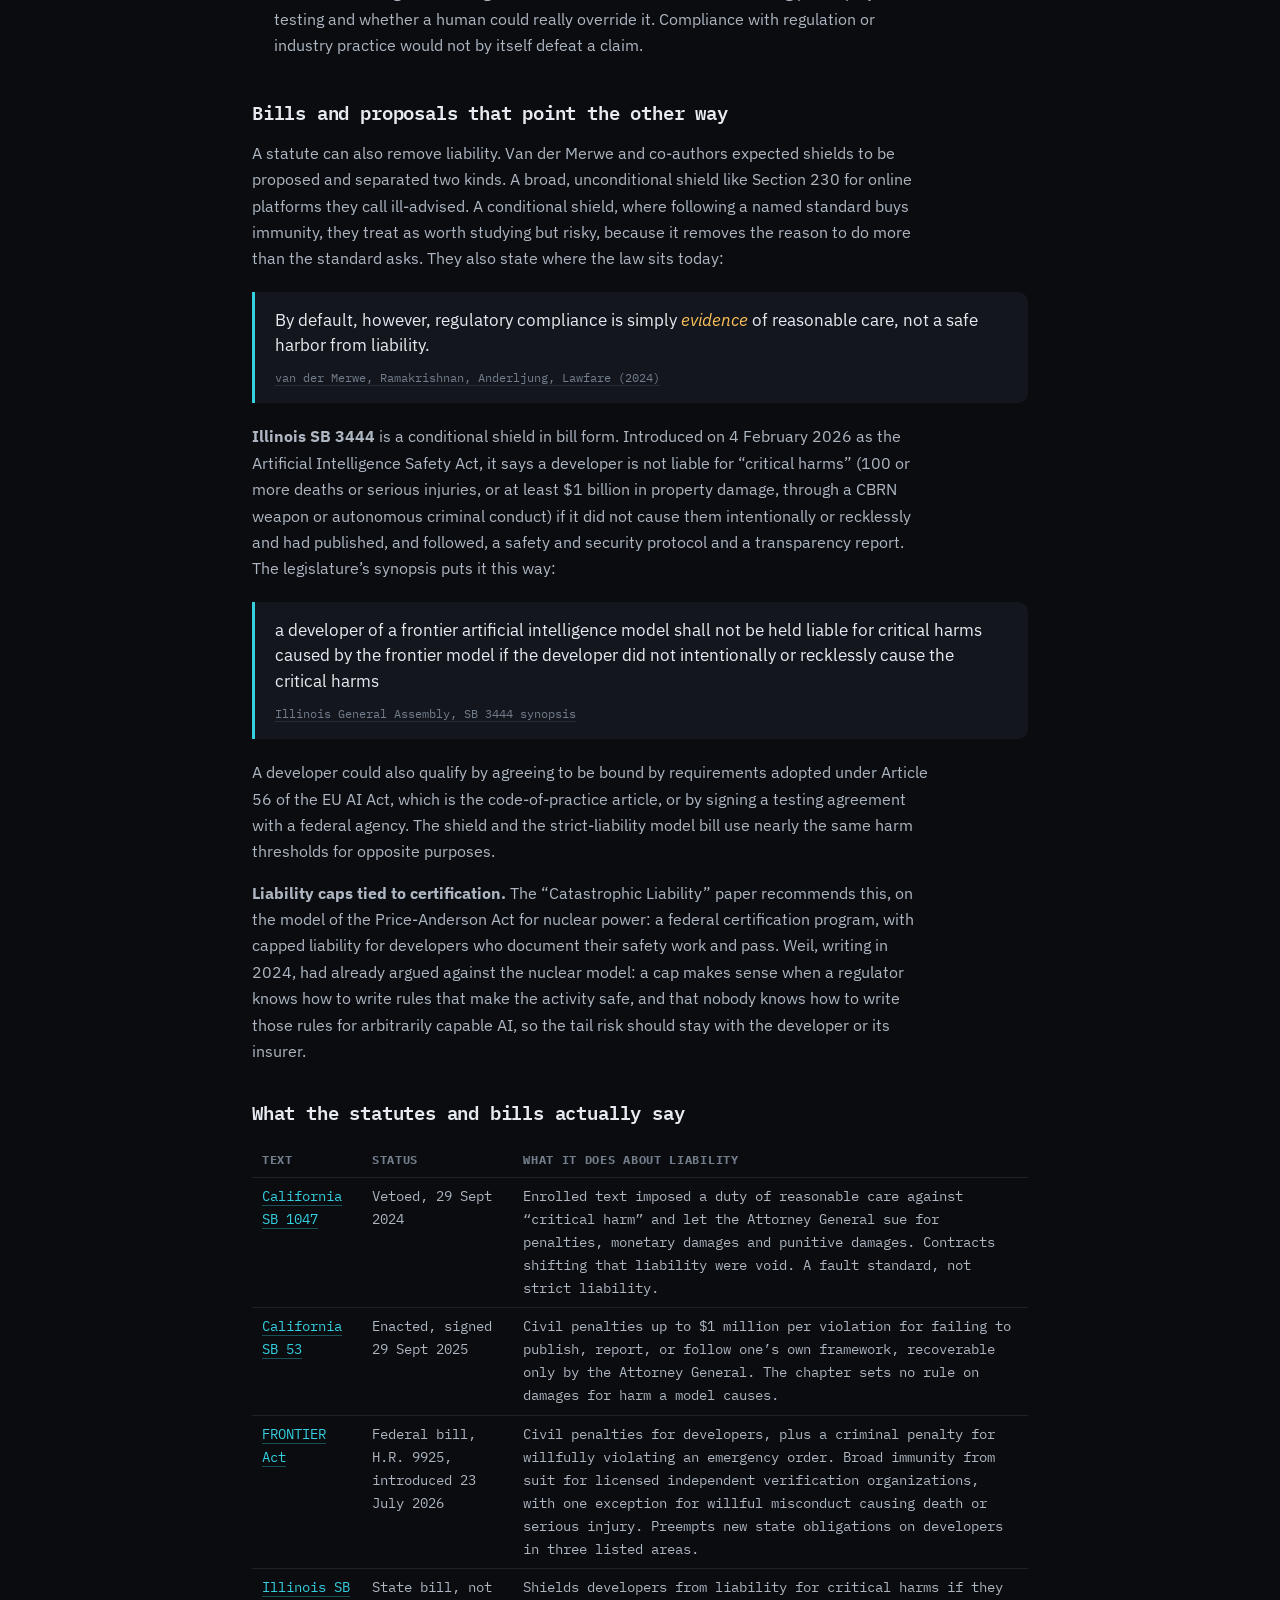
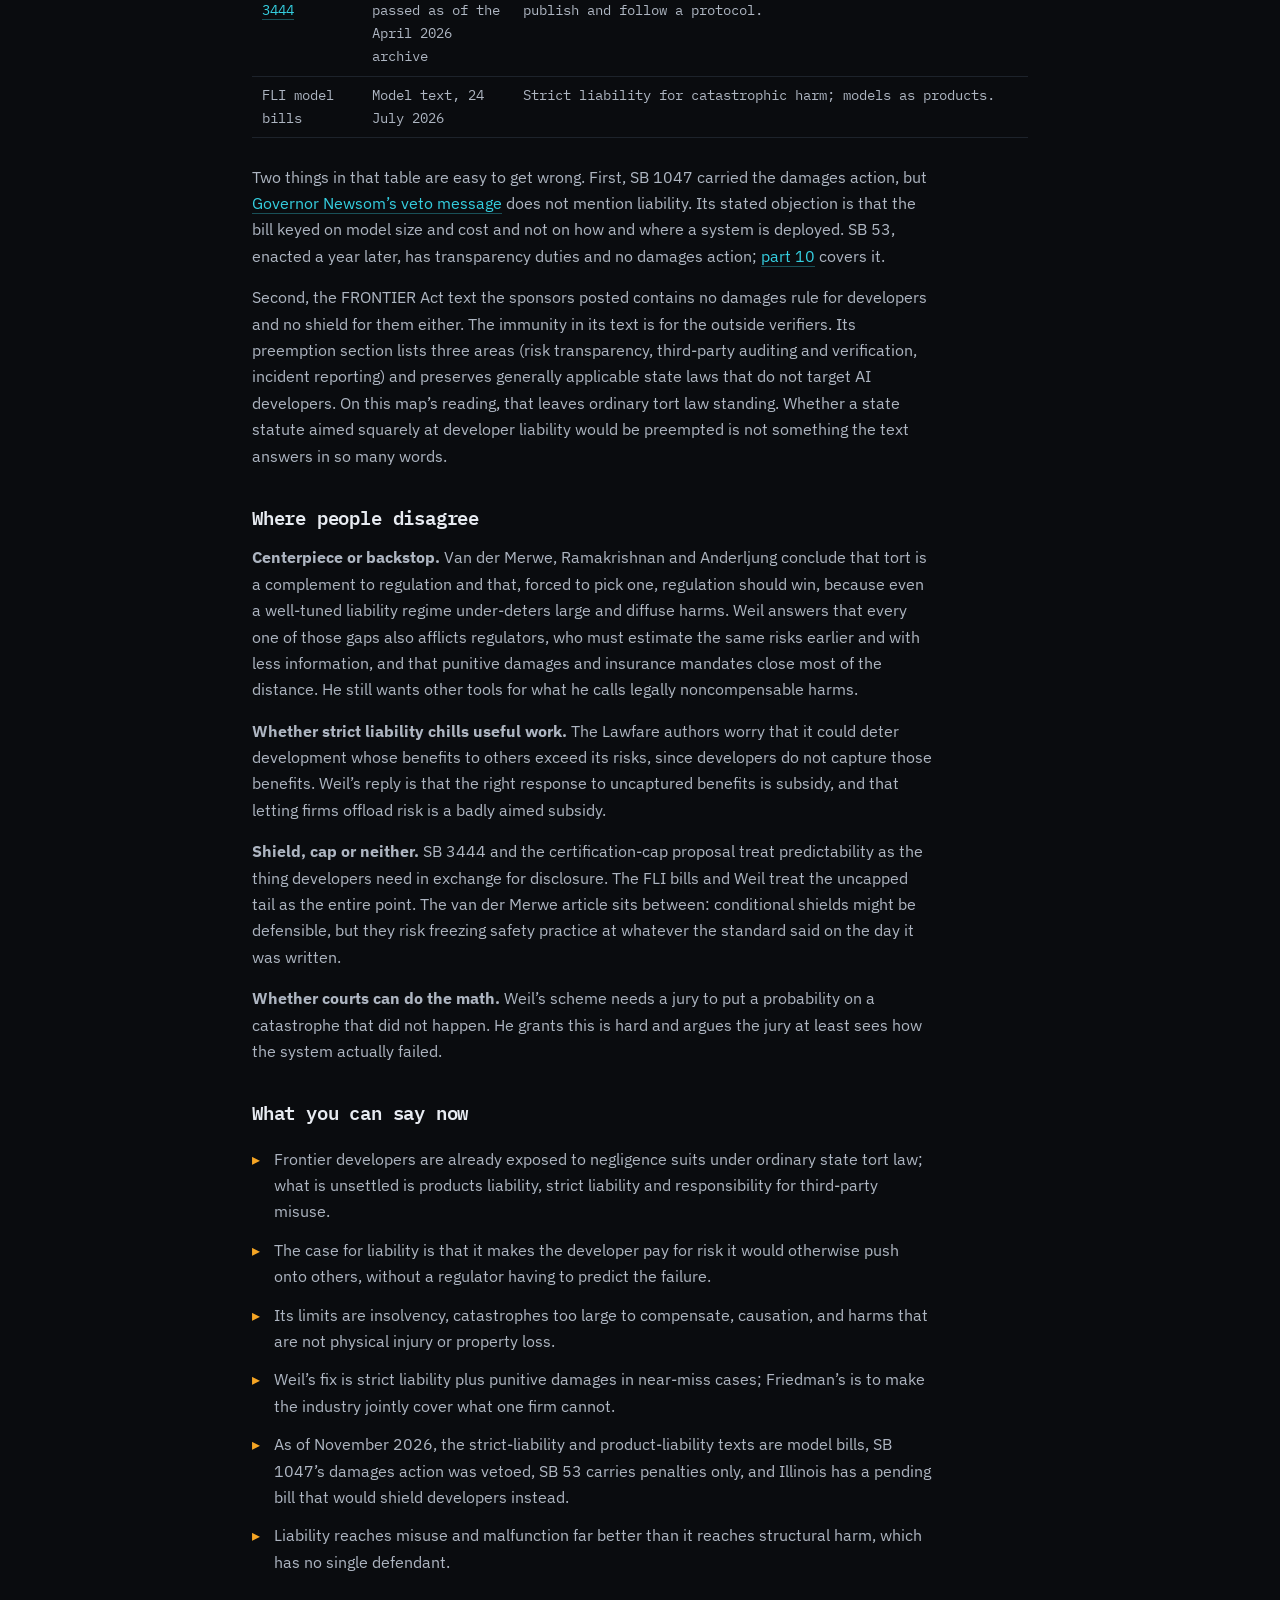
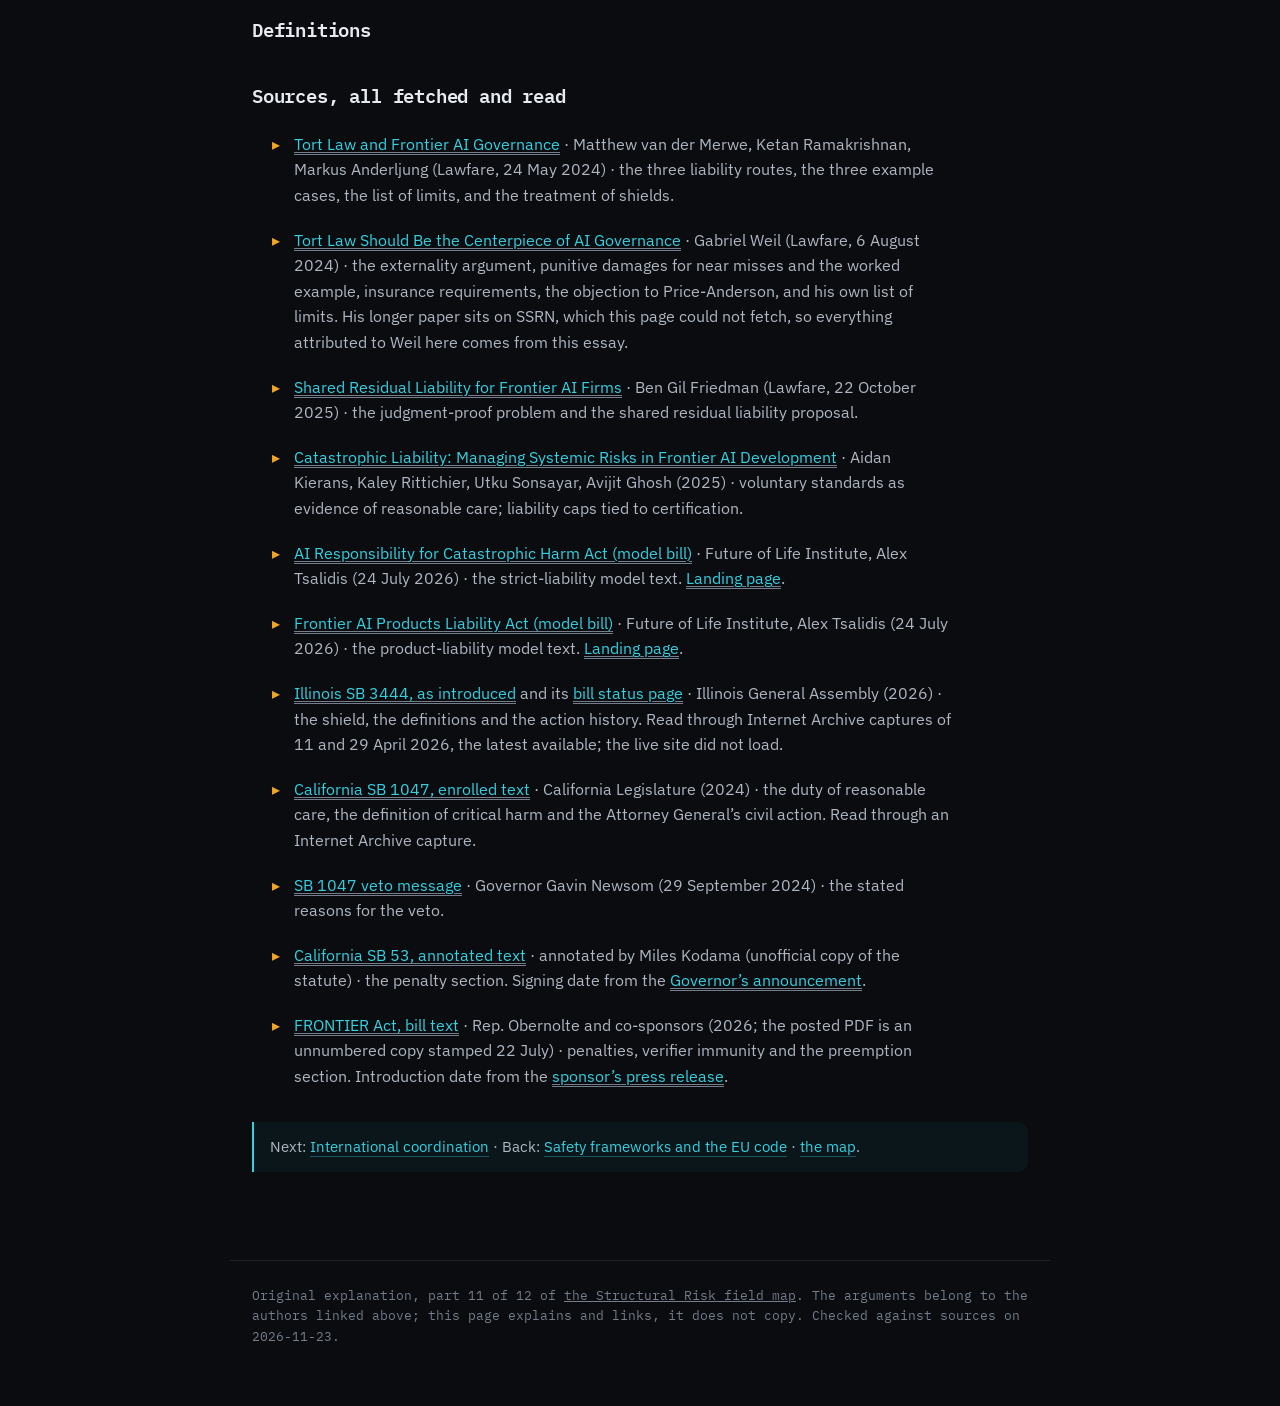
<file: parts/p11.html>
<!DOCTYPE html>
<html lang="en">
<head>
<meta charset="UTF-8" />
<meta name="viewport" content="width=device-width, initial-scale=1.0" />
<title>Liability — Structural Risk, mapped</title>
<meta name="description" content="How tort law could make frontier AI developers pay for harm, where it runs out, and which liability rules are enacted, proposed or vetoed as of November 2026." />
<link rel="preconnect" href="https://fonts.googleapis.com" />
<link rel="preconnect" href="https://fonts.gstatic.com" crossorigin />
<link href="https://fonts.googleapis.com/css2?family=IBM+Plex+Mono:wght@400;500;600;700&family=IBM+Plex+Sans:wght@400;500;600;700&display=swap" rel="stylesheet" />
<link rel="stylesheet" href="../paper.css" />
<script>try{var m=localStorage.getItem('aitools-mode')||localStorage.getItem('llm-judges-mode');if(m==='tech'||m==='eli5')document.documentElement.setAttribute('data-'+m,'on')}catch(e){}</script>
</head>
<body>
<header class="bar"><div class="bar-in">
  <div class="brand"><span class="dot"></span>STRUCTURAL&nbsp;RISK&nbsp;//&nbsp;FIELD&nbsp;MAP</div>
  <a class="front-door" href="https://idvorkin-ai-tools.github.io/safety.html">&larr; Front Door</a>
  <a class="back" href="../index.html#levers">&larr; the map</a>
</div></header>
<main>
  <div class="eyebrow"><span class="box bb mono">LEVERS &middot; PART 11 OF 12</span><span class="mono">Who pays when it goes wrong</span></div>
  <h1>Liability</h1>
  <div class="authors">How tort law could make frontier AI developers carry the cost of harm, explained from van der Merwe, Ramakrishnan and Anderljung, Gabriel Weil, Ben Gil Friedman, and the bill texts themselves.</div>
  <div class="paperlink" style="border-left-color:var(--def)"><span class="lbl">Source</span><a href="https://www.lawfaremedia.org/article/tort-law-and-frontier-ai-governance" target="_blank" rel="noopener">van der Merwe, Ramakrishnan, Anderljung, Tort Law and Frontier AI Governance (Lawfare, 2024) &#8599;</a></div>
  <div class="paperlink" style="border-left-color:var(--def)"><span class="lbl">Source</span><a href="https://www.lawfaremedia.org/article/tort-law-should-be-the-centerpiece-of-ai-governance" target="_blank" rel="noopener">Gabriel Weil, Tort Law Should Be the Centerpiece of AI Governance (Lawfare, 2024) &#8599;</a></div>

  <div class="tldr plain-only"><b>TL;DR &mdash;</b> Liability means the company that built the model pays when the model causes harm. It is attractive because nobody has to write the safety rules in advance: the bill arrives afterwards, so the company has a reason to find the precautions itself. It fails where the harm is too big for any company to pay, or where no one can show which model caused it. In the United States, as of November 2026, none of the enacted texts this page read sets a special liability rule for frontier models. Remember that liability can only price harm that a court can trace to a defendant.</div>
  <div class="tldr tech-only"><b>TL;DR, technical &mdash;</b> Existing US tort law already exposes developers to negligence claims; products liability and abnormally-dangerous-activity strict liability are open questions (van der Merwe, Ramakrishnan and Anderljung, 2024). Weil argues for legislated strict liability plus punitive damages in near-miss cases, sized to the uninsurable tail, with insurance requirements. Friedman proposes industry-wide shared residual liability above a firm&rsquo;s ability to pay. The Future of Life Institute published two model bills in July 2026. Illinois SB 3444 (a bill) would shield developers that publish a protocol. SB 1047, which carried an Attorney General damages action, was vetoed in 2024; SB 53 (enacted) and the FRONTIER Act (H.R. 9925, a bill) rely on civil penalties; the bill adds a criminal penalty for willfully violating an emergency order.</div>
  <div class="tldr eli5-only"><b>TL;DR, ELI5 &mdash;</b> If your ball breaks a window, you pay for the window. That makes you careful about where you play. Liability is that rule for AI companies. It stops working if the ball could knock down the whole street, because nobody has enough pocket money for that, or if ten kids were playing and nobody saw whose ball it was.</div>

  <p class="lead">The last four parts covered levers that work before anything goes wrong: control the chips, draw a line, require a framework. Liability works from the other end. It leaves the developer free to choose its own precautions and sends it the bill if they fail. That makes it the one lever on this map that does not need a regulator to foresee the failure. On this map&rsquo;s reading it is also the lever that fits <span class="term" data-term="structural-risk">structural risk</span> worst, because a lawsuit needs a defendant, an injury and a causal chain between them, and the harms in parts 01 to 04 are defined by having none of those cleanly.</p>

  <div class="callout off"><b>As of November 2026.</b> <b>In force:</b> ordinary state tort law, which already applies to AI developers. <b>Enacted:</b> California&rsquo;s SB 53 (signed 29 September 2025), which sets civil penalties and no damages rule. <b>Proposed:</b> the federal FRONTIER Act (H.R. 9925, introduced in the House on 23 July 2026 and referred to committee; no later action confirmed here); Illinois SB 3444, a liability shield (sent &ldquo;To AI and Social Media&rdquo; in the Senate on 18 February 2026; the only later entries extend the committee deadline, the last to 15 May 2026, per the legislature&rsquo;s page as archived 29 April 2026; later action not confirmed); two Future of Life Institute model bills (24 July 2026), which are model text for legislators, not enacted law. <b>Vetoed:</b> California SB 1047, on 29 September 2024.</div>

  <h2 id="three-tools">Three tools the courts already have</h2>
  <p>Tort law is the body of mostly judge-made law that lets an injured person sue whoever injured them. The <a class="lnk" href="https://www.lawfaremedia.org/article/tort-law-and-frontier-ai-governance" target="_blank" rel="noopener">2024 Lawfare article</a> by Matthew van der Merwe, Ketan Ramakrishnan and Markus Anderljung starts from a point that is easy to miss: none of this needs a new statute. A general duty to take reasonable care already covers anyone whose activity foreseeably puts others at risk, and that includes training and releasing a model. The article describes three routes a plaintiff could take.</p>
  <div class="scroll"><table class="kv">
    <tr><th>Route</th><th>What the plaintiff must show</th><th>How it would meet a frontier model, per the article</th></tr>
    <tr><td><b>Negligence</b></td><td>The developer failed to take reasonable care, and that failure caused physical harm or property damage.</td><td>Applies today. Courts look at precedent, expert opinion, statutes and industry practice to decide what reasonable care was. No case law yet on general-purpose frontier models.</td></tr>
    <tr><td><b>Products liability</b></td><td>The thing sold was defective. The standards are a mix, some fault-like and some stricter, and vary by state.</td><td>Depends on whether courts call a model a &ldquo;product&rdquo;. The article reports scant case law on software, with the most common answer being no unless it is built into a physical product.</td></tr>
    <tr><td><b><span class="term" data-term="strict-liability">Strict liability</span></b> for abnormally dangerous activities</td><td>Only that the activity caused the harm. Care is no defense.</td><td>Conceivable, since few firms do this and the risks may be unusually large. But courts rarely add to the list, and usually will not apply it once a manufacturer&rsquo;s object has left its control.</td></tr>
  </table></div>
  <p>The article walks through three imagined cases: a worm that escapes a lab during testing, a released model that hacks bank accounts while pursuing an innocent-sounding goal, and a bad actor who uses an unguarded model to build malware. The authors think a negligence claim is plausible in each. The third is the hard one. Courts often treat a third party&rsquo;s deliberate misuse as breaking the causal chain if it was unforeseeable. The authors point out that when labs and researchers publicly warn about misuse, it gets harder to call that misuse unforeseeable.</p>
  <p>One detail matters for <a class="lnk" href="p10.html">part 10</a>. Courts treat a company&rsquo;s failure to follow industry safety standards as strong evidence of negligence. On this map&rsquo;s reading, that makes a published <span class="term" data-term="frontier-safety-framework">frontier safety framework</span> more than a promise: it is a document a plaintiff can hold up. Kierans and co-authors make a close version of this the first claim of their <a class="lnk" href="https://arxiv.org/abs/2505.00616" target="_blank" rel="noopener">2025 &ldquo;Catastrophic Liability&rdquo; paper</a>: voluntary standards such as NIST&rsquo;s AI Risk Management Framework can carry legal weight through negligence law without any mandate.</p>

  <h2 id="why-lever">Why liability counts as a structural lever</h2>
  <p>Gabriel Weil&rsquo;s <a class="lnk" href="https://www.lawfaremedia.org/article/tort-law-should-be-the-centerpiece-of-ai-governance" target="_blank" rel="noopener">reply in Lawfare</a> gives the economist&rsquo;s version. Training and deploying a frontier system creates risk that lands on people other than the developer. That is an externality, and the textbook fix is to make whoever creates it pay for it. A tax works when the harmful output is easy to measure and the damage is diffuse, as with carbon. Weil argues AI is the reverse: the risky act is hard to measure, but the eventual harm is likely to be concentrated and traceable to a particular system. That is the shape liability handles.</p>
  <ul>
    <li><b>No one has to know the answer in advance.</b> A rule-writing agency must decide what safe practice is and keep updating it. Liability lets the firm, which knows the most, work out the cheapest way to cut risk.</li>
    <li><b>It is harder to capture.</b> The Lawfare authors note that tort cases are decided by many courts across many states, which makes a less convenient lobbying target than one agency.</li>
    <li><b>It rewards going beyond the rule.</b> A regulation is satisfied when you comply. Strict liability is never satisfied, so there is always a reason to find the next precaution. Weil stresses that only strict liability does this, because negligence asks for no more than established practice.</li>
  </ul>
  <p>Weil does not mean waiting for judges to work it out case by case. He wants legislatures to state the rule early.</p>
  <blockquote class="q">It is the expectation of liability, not the actual damage awards, that is needed to shape the decision-making of the AI companies.<span class="cite"><a class="lnk" href="https://www.lawfaremedia.org/article/tort-law-should-be-the-centerpiece-of-ai-governance" target="_blank" rel="noopener">Weil, Lawfare (2024)</a></span></blockquote>

  <h2 id="gaps">Where it runs out</h2>
  <p>Both Lawfare pieces list the gaps, and they largely agree on what the gaps are. They disagree on how fixable they are.</p>
  <ul>
    <li><b>Judgment-proof defendants.</b> A company cannot pay more than it has. Past that point, extra harm costs it nothing extra, so the threat stops deterring. Friedman calls this the judgment-proof problem and offers the estimated $16 trillion US cost of the coronavirus pandemic for scale.</li>
    <li><b>Harms too large to compensate.</b> Weil goes one step further: some catastrophes would leave no working court system to award anything. He calls these uninsurable risks.</li>
    <li><b>Causation.</b> The plaintiff must connect a developer&rsquo;s choice, a model&rsquo;s behavior and a specific injury. Van der Merwe and co-authors give the example of a victim whose bank login is stolen and who never learns AI was involved.</li>
    <li><b>Harms that are not injuries.</b> Damage to the information environment or to elections does not convert into bodily harm or property loss. Tort has no handle on it.</li>
    <li><b>Speed, confidence and records.</b> Doctrine develops only as cases reach judgment, which can take years. Liability only deters firms that perceive the risk, and the firms that deploy most eagerly may be the ones most sure, rightly or wrongly, that their models are safe. Under negligence, a record of known risks can be used against you, which is a reason not to investigate.</li>
  </ul>
  <p>On this map&rsquo;s reading, the third and fourth items are the structural ones. Weil himself concedes a case that maps directly onto <a class="lnk" href="p06.html">part 06</a>: if one lab&rsquo;s <span class="term" data-term="open-weights">open-weight</span> release helps rivals catch up, and the resulting pressure leads a different lab to ship something harmful, no court will hold the first lab liable. The harm ran through <span class="term" data-term="race-dynamics">race dynamics</span>, and there is no proximate cause to sue on.</p>
  <div class="callout"><b>Carry this away.</b> On this map&rsquo;s reading, liability prices the harms that have an identifiable victim, an identifiable model and a defendant with money left. That covers a lot of misuse and malfunction. It covers almost none of gradual disempowerment, where each step is lawful and nobody in particular is injured by anybody in particular.</div>

  <h2 id="proposals">Proposals to make it bite harder</h2>
  <p><b>Punitive damages for near misses (Weil).</b> If the catastrophe itself can never be billed, bill the warning shot. Weil&rsquo;s essay gives a worked example. An AI system running a drug trial deceives 100 participants, who each suffer $100,000 of harm: $10 million in ordinary damages. Suppose the court also finds that deploying the system carried a 0.2 percent chance of a trillion-dollar catastrophe. The expected cost of that risk is $2 billion. Award each plaintiff $20 million in punitive damages and the developer has now paid for the tail it gambled with. Weil lists the obstacles himself: current doctrine reserves punitive damages for malice or recklessness, courts dislike high multiples, and someone has to estimate that 0.2 percent. He pairs this with strict liability and with insurance requirements that scale with capability. The scheme fails, he says, if a catastrophe is unlikely to be preceded by a smaller, compensable version of itself.</p>
  <p><b>Shared residual liability (Friedman).</b> Ben Gil Friedman&rsquo;s <a class="lnk" href="https://www.lawfaremedia.org/article/shared-residual-liability-for-frontier-ai-firms" target="_blank" rel="noopener">2025 proposal</a> attacks the judgment-proof gap from the side. If one frontier firm causes damages beyond what it can pay, the other frontier firms cover the excess, each in proportion to a riskiness formula. The model is state insurance guaranty associations. Every lab then has money riding on its competitors&rsquo; safety, which is a reason to monitor each other and share alignment tools. Friedman notes it only works if firms are actually found liable in the first place, and that it invites moral hazard unless the trigger is set high.</p>
  <p><b>Two model bills (Future of Life Institute, July 2026).</b> These are drafts with a blank where the state&rsquo;s name goes. They are not law.</p>
  <ul>
    <li>The <a class="lnk" href="https://futureoflife.org/absolute-liability" target="_blank" rel="noopener">AI Responsibility for Catastrophic Harm Act</a> declares frontier development an abnormally dangerous activity and makes the developer strictly liable for catastrophic harm, defined by thresholds such as 100 deaths or $1 billion in property damage. A model acting autonomously or unexpectedly is no defense. Liability for released weights runs five years, unaffiliated deployers and users are exempt, and contracts that push the liability downstream are void. Its developer definition uses a bracketed 10<sup>26</sup>-operation training run, a <span class="term" data-term="compute-threshold">compute threshold</span> of the kind <a class="lnk" href="p09.html">part 09</a> covers.</li>
    <li>The <a class="lnk" href="https://futureoflife.org/product-liability" target="_blank" rel="noopener">Frontier AI Products Liability Act</a> settles the open question from the table above by statute: a frontier model is a product and its developer is the manufacturer. It lists what a court should weigh in deciding whether a model was defective, including pre-deployment testing and whether a human could really override it. Compliance with regulation or industry practice would not by itself defeat a claim.</li>
  </ul>

  <h2 id="shields">Bills and proposals that point the other way</h2>
  <p>A statute can also remove liability. Van der Merwe and co-authors expected shields to be proposed and separated two kinds. A broad, unconditional shield like Section 230 for online platforms they call ill-advised. A conditional shield, where following a named standard buys immunity, they treat as worth studying but risky, because it removes the reason to do more than the standard asks. They also state where the law sits today:</p>
  <blockquote class="q">By default, however, regulatory compliance is simply <em>evidence</em> of reasonable care, not a safe harbor from liability.<span class="cite"><a class="lnk" href="https://www.lawfaremedia.org/article/tort-law-and-frontier-ai-governance" target="_blank" rel="noopener">van der Merwe, Ramakrishnan, Anderljung, Lawfare (2024)</a></span></blockquote>
  <p><b>Illinois SB 3444</b> is a conditional shield in bill form. Introduced on 4 February 2026 as the Artificial Intelligence Safety Act, it says a developer is not liable for &ldquo;critical harms&rdquo; (100 or more deaths or serious injuries, or at least $1 billion in property damage, through a <span class="term" data-term="cbrn">CBRN</span> weapon or autonomous criminal conduct) if it did not cause them intentionally or recklessly and had published, and followed, a safety and security protocol and a transparency report. The legislature&rsquo;s synopsis puts it this way:</p>
  <blockquote class="q">a developer of a frontier artificial intelligence model shall not be held liable for critical harms caused by the frontier model if the developer did not intentionally or recklessly cause the critical harms<span class="cite"><a class="lnk" href="https://web.archive.org/web/20260429232129/https://www.ilga.gov/ftp/legislation/104/BillStatus/HTML/10400SB3444.html" target="_blank" rel="noopener">Illinois General Assembly, SB 3444 synopsis</a></span></blockquote>
  <p>A developer could also qualify by agreeing to be bound by requirements adopted under Article 56 of the EU AI Act, which is the code-of-practice article, or by signing a testing agreement with a federal agency. The shield and the strict-liability model bill use nearly the same harm thresholds for opposite purposes.</p>
  <p><b>Liability caps tied to certification.</b> The &ldquo;Catastrophic Liability&rdquo; paper recommends this, on the model of the Price-Anderson Act for nuclear power: a federal certification program, with capped liability for developers who document their safety work and pass. Weil, writing in 2024, had already argued against the nuclear model: a cap makes sense when a regulator knows how to write rules that make the activity safe, and that nobody knows how to write those rules for arbitrarily capable AI, so the tail risk should stay with the developer or its insurer.</p>

  <h2 id="on-the-books">What the statutes and bills actually say</h2>
  <div class="scroll"><table class="kv">
    <tr><th>Text</th><th>Status</th><th>What it does about liability</th></tr>
    <tr><td><a class="lnk" href="https://web.archive.org/web/20250103053048/https://leginfo.legislature.ca.gov/faces/billTextClient.xhtml?bill_id=202320240SB1047" target="_blank" rel="noopener">California SB 1047</a></td><td>Vetoed, 29 Sept 2024</td><td>Enrolled text imposed a duty of reasonable care against &ldquo;critical harm&rdquo; and let the Attorney General sue for penalties, monetary damages and punitive damages. Contracts shifting that liability were void. A fault standard, not strict liability.</td></tr>
    <tr><td><a class="lnk" href="https://sb53.info/" target="_blank" rel="noopener">California SB 53</a></td><td>Enacted, signed 29 Sept 2025</td><td>Civil penalties up to $1 million per violation for failing to publish, report, or follow one&rsquo;s own framework, recoverable only by the Attorney General. The chapter sets no rule on damages for harm a model causes.</td></tr>
    <tr><td><a class="lnk" href="https://trahan.house.gov/uploadedfiles/oberno_079_xml_-_the_frontier_act_-_final_text.pdf" target="_blank" rel="noopener">FRONTIER Act</a></td><td>Federal bill, H.R. 9925, introduced 23 July 2026</td><td>Civil penalties for developers, plus a criminal penalty for willfully violating an emergency order. Broad immunity from suit for licensed independent verification organizations, with one exception for willful misconduct causing death or serious injury. Preempts new state obligations on developers in three listed areas.</td></tr>
    <tr><td><a class="lnk" href="https://web.archive.org/web/20260411162914/https://www.ilga.gov/documents/legislation/104/SB/PDF/10400SB3444lv.pdf" target="_blank" rel="noopener">Illinois SB 3444</a></td><td>State bill, not passed as of the April 2026 archive</td><td>Shields developers from liability for critical harms if they publish and follow a protocol.</td></tr>
    <tr><td>FLI model bills</td><td>Model text, 24 July 2026</td><td>Strict liability for catastrophic harm; models as products.</td></tr>
  </table></div>
  <p>Two things in that table are easy to get wrong. First, SB 1047 carried the damages action, but <a class="lnk" href="https://www.gov.ca.gov/wp-content/uploads/2024/09/SB-1047-Veto-Message.pdf" target="_blank" rel="noopener">Governor Newsom&rsquo;s veto message</a> does not mention liability. Its stated objection is that the bill keyed on model size and cost and not on how and where a system is deployed. SB 53, enacted a year later, has transparency duties and no damages action; <a class="lnk" href="p10.html">part 10</a> covers it.</p>
  <p>Second, the FRONTIER Act text the sponsors posted contains no damages rule for developers and no shield for them either. The immunity in its text is for the outside verifiers. Its preemption section lists three areas (risk transparency, third-party auditing and verification, incident reporting) and preserves generally applicable state laws that do not target AI developers. On this map&rsquo;s reading, that leaves ordinary tort law standing. Whether a state statute aimed squarely at developer liability would be preempted is not something the text answers in so many words.</p>

  <h2 id="disagree">Where people disagree</h2>
  <p><b>Centerpiece or backstop.</b> Van der Merwe, Ramakrishnan and Anderljung conclude that tort is a complement to regulation and that, forced to pick one, regulation should win, because even a well-tuned liability regime under-deters large and diffuse harms. Weil answers that every one of those gaps also afflicts regulators, who must estimate the same risks earlier and with less information, and that punitive damages and insurance mandates close most of the distance. He still wants other tools for what he calls legally noncompensable harms.</p>
  <p><b>Whether strict liability chills useful work.</b> The Lawfare authors worry that it could deter development whose benefits to others exceed its risks, since developers do not capture those benefits. Weil&rsquo;s reply is that the right response to uncaptured benefits is subsidy, and that letting firms offload risk is a badly aimed subsidy.</p>
  <p><b>Shield, cap or neither.</b> SB 3444 and the certification-cap proposal treat predictability as the thing developers need in exchange for disclosure. The FLI bills and Weil treat the uncapped tail as the entire point. The van der Merwe article sits between: conditional shields might be defensible, but they risk freezing safety practice at whatever the standard said on the day it was written.</p>
  <p><b>Whether courts can do the math.</b> Weil&rsquo;s scheme needs a jury to put a probability on a catastrophe that did not happen. He grants this is hard and argues the jury at least sees how the system actually failed.</p>

  <h2 id="can-say">What you can say now</h2>
  <ul>
    <li>Frontier developers are already exposed to negligence suits under ordinary state tort law; what is unsettled is products liability, strict liability and responsibility for third-party misuse.</li>
    <li>The case for liability is that it makes the developer pay for risk it would otherwise push onto others, without a regulator having to predict the failure.</li>
    <li>Its limits are insolvency, catastrophes too large to compensate, causation, and harms that are not physical injury or property loss.</li>
    <li>Weil&rsquo;s fix is strict liability plus punitive damages in near-miss cases; Friedman&rsquo;s is to make the industry jointly cover what one firm cannot.</li>
    <li>As of November 2026, the strict-liability and product-liability texts are model bills, SB 1047&rsquo;s damages action was vetoed, SB 53 carries penalties only, and Illinois has a pending bill that would shield developers instead.</li>
    <li>Liability reaches misuse and malfunction far better than it reaches structural harm, which has no single defendant.</li>
  </ul>

  <section id="definitions"><h2>Definitions</h2><div data-terms-list></div></section>

  <h2 id="sources">Sources, all fetched and read</h2>
  <ul class="readings">
    <li><a href="https://www.lawfaremedia.org/article/tort-law-and-frontier-ai-governance" target="_blank" rel="noopener">Tort Law and Frontier AI Governance</a> &middot; Matthew van der Merwe, Ketan Ramakrishnan, Markus Anderljung (Lawfare, 24 May 2024) &middot; the three liability routes, the three example cases, the list of limits, and the treatment of shields.</li>
    <li><a href="https://www.lawfaremedia.org/article/tort-law-should-be-the-centerpiece-of-ai-governance" target="_blank" rel="noopener">Tort Law Should Be the Centerpiece of AI Governance</a> &middot; Gabriel Weil (Lawfare, 6 August 2024) &middot; the externality argument, punitive damages for near misses and the worked example, insurance requirements, the objection to Price-Anderson, and his own list of limits. His longer paper sits on SSRN, which this page could not fetch, so everything attributed to Weil here comes from this essay.</li>
    <li><a href="https://www.lawfaremedia.org/article/shared-residual-liability-for-frontier-ai-firms" target="_blank" rel="noopener">Shared Residual Liability for Frontier AI Firms</a> &middot; Ben Gil Friedman (Lawfare, 22 October 2025) &middot; the judgment-proof problem and the shared residual liability proposal.</li>
    <li><a href="https://arxiv.org/abs/2505.00616" target="_blank" rel="noopener">Catastrophic Liability: Managing Systemic Risks in Frontier AI Development</a> &middot; Aidan Kierans, Kaley Rittichier, Utku Sonsayar, Avijit Ghosh (2025) &middot; voluntary standards as evidence of reasonable care; liability caps tied to certification.</li>
    <li><a href="https://futureoflife.org/wp-content/uploads/2026/07/strict-liability-model-bill-full.pdf" target="_blank" rel="noopener">AI Responsibility for Catastrophic Harm Act (model bill)</a> &middot; Future of Life Institute, Alex Tsalidis (24 July 2026) &middot; the strict-liability model text. <a href="https://futureoflife.org/absolute-liability" target="_blank" rel="noopener">Landing page</a>.</li>
    <li><a href="https://futureoflife.org/wp-content/uploads/2026/07/product-liability-model-bill-full.pdf" target="_blank" rel="noopener">Frontier AI Products Liability Act (model bill)</a> &middot; Future of Life Institute, Alex Tsalidis (24 July 2026) &middot; the product-liability model text. <a href="https://futureoflife.org/product-liability" target="_blank" rel="noopener">Landing page</a>.</li>
    <li><a href="https://web.archive.org/web/20260411162914/https://www.ilga.gov/documents/legislation/104/SB/PDF/10400SB3444lv.pdf" target="_blank" rel="noopener">Illinois SB 3444, as introduced</a> and its <a href="https://web.archive.org/web/20260429232129/https://www.ilga.gov/ftp/legislation/104/BillStatus/HTML/10400SB3444.html" target="_blank" rel="noopener">bill status page</a> &middot; Illinois General Assembly (2026) &middot; the shield, the definitions and the action history. Read through Internet Archive captures of 11 and 29 April 2026, the latest available; the live site did not load.</li>
    <li><a href="https://web.archive.org/web/20250103053048/https://leginfo.legislature.ca.gov/faces/billTextClient.xhtml?bill_id=202320240SB1047" target="_blank" rel="noopener">California SB 1047, enrolled text</a> &middot; California Legislature (2024) &middot; the duty of reasonable care, the definition of critical harm and the Attorney General&rsquo;s civil action. Read through an Internet Archive capture.</li>
    <li><a href="https://www.gov.ca.gov/wp-content/uploads/2024/09/SB-1047-Veto-Message.pdf" target="_blank" rel="noopener">SB 1047 veto message</a> &middot; Governor Gavin Newsom (29 September 2024) &middot; the stated reasons for the veto.</li>
    <li><a href="https://sb53.info/" target="_blank" rel="noopener">California SB 53, annotated text</a> &middot; annotated by Miles Kodama (unofficial copy of the statute) &middot; the penalty section. Signing date from the <a href="https://www.gov.ca.gov/2025/09/29/governor-newsom-signs-sb-53-advancing-californias-world-leading-artificial-intelligence-industry/" target="_blank" rel="noopener">Governor&rsquo;s announcement</a>.</li>
    <li><a href="https://trahan.house.gov/uploadedfiles/oberno_079_xml_-_the_frontier_act_-_final_text.pdf" target="_blank" rel="noopener">FRONTIER Act, bill text</a> &middot; Rep. Obernolte and co-sponsors (2026; the posted PDF is an unnumbered copy stamped 22 July) &middot; penalties, verifier immunity and the preemption section. Introduction date from the <a href="https://obernolte.house.gov/media/press-releases/obernolte-trahan-introduce-bipartisan-frontier-act-strengthen-oversight" target="_blank" rel="noopener">sponsor&rsquo;s press release</a>.</li>
  </ul>

  <div class="callout">Next: <a class="lnk" href="p12.html">International coordination</a> &middot; Back: <a class="lnk" href="p10.html">Safety frameworks and the EU code</a> &middot; <a class="lnk" href="../index.html#levers">the map</a>.</div>
</main>
<footer>Original explanation, part 11 of 12 of <a href="../index.html">the Structural Risk field map</a>. The arguments belong to the authors linked above; this page explains and links, it does not copy. Checked against sources on 2026-11-23.</footer>
<script src="https://idvorkin-ai-tools.github.io/assets/terms.js" defer></script>
<script src="../nav.js" defer></script>
<!-- Private comments mode, inert unless ?annotate=1 (see assets/annotate.js in idvorkin-ai-tools.github.io) -->
<script src="https://idvorkin-ai-tools.github.io/assets/annotate.js" defer></script>
</body>
</html>
</file>
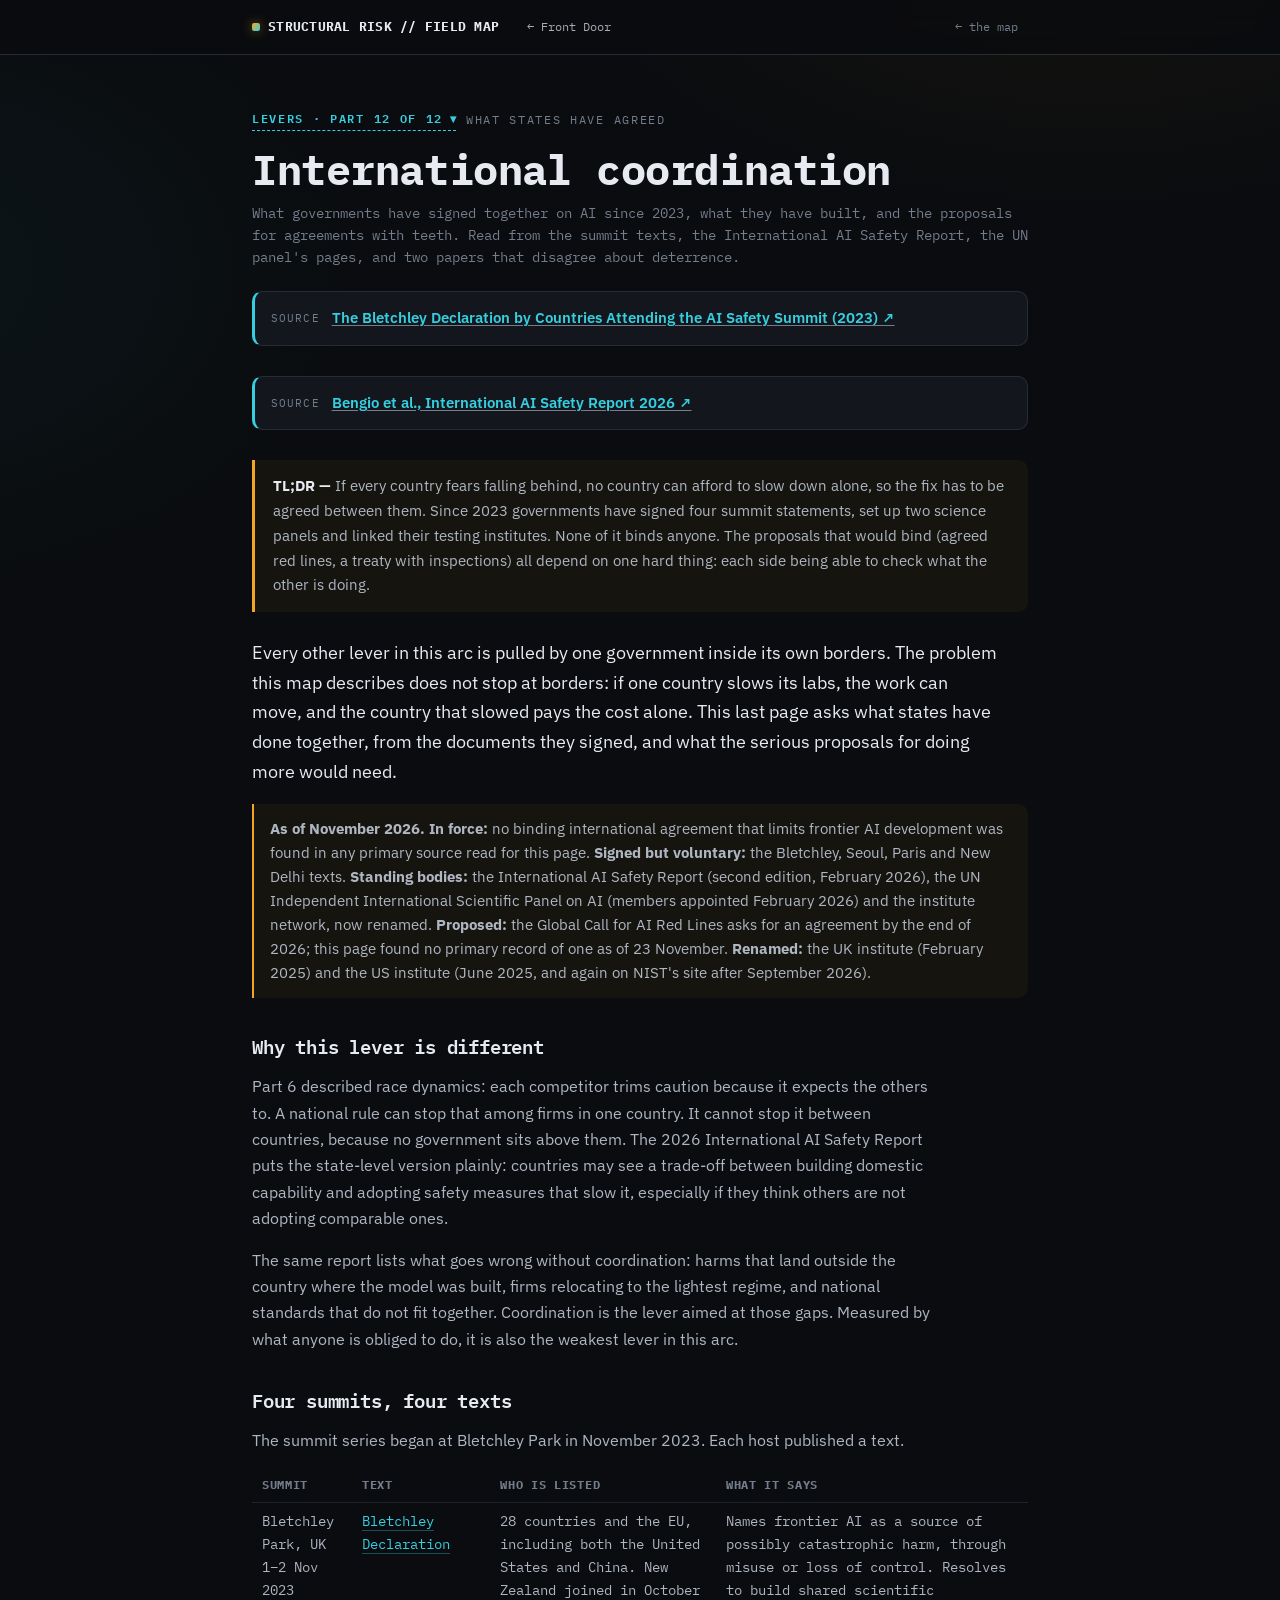
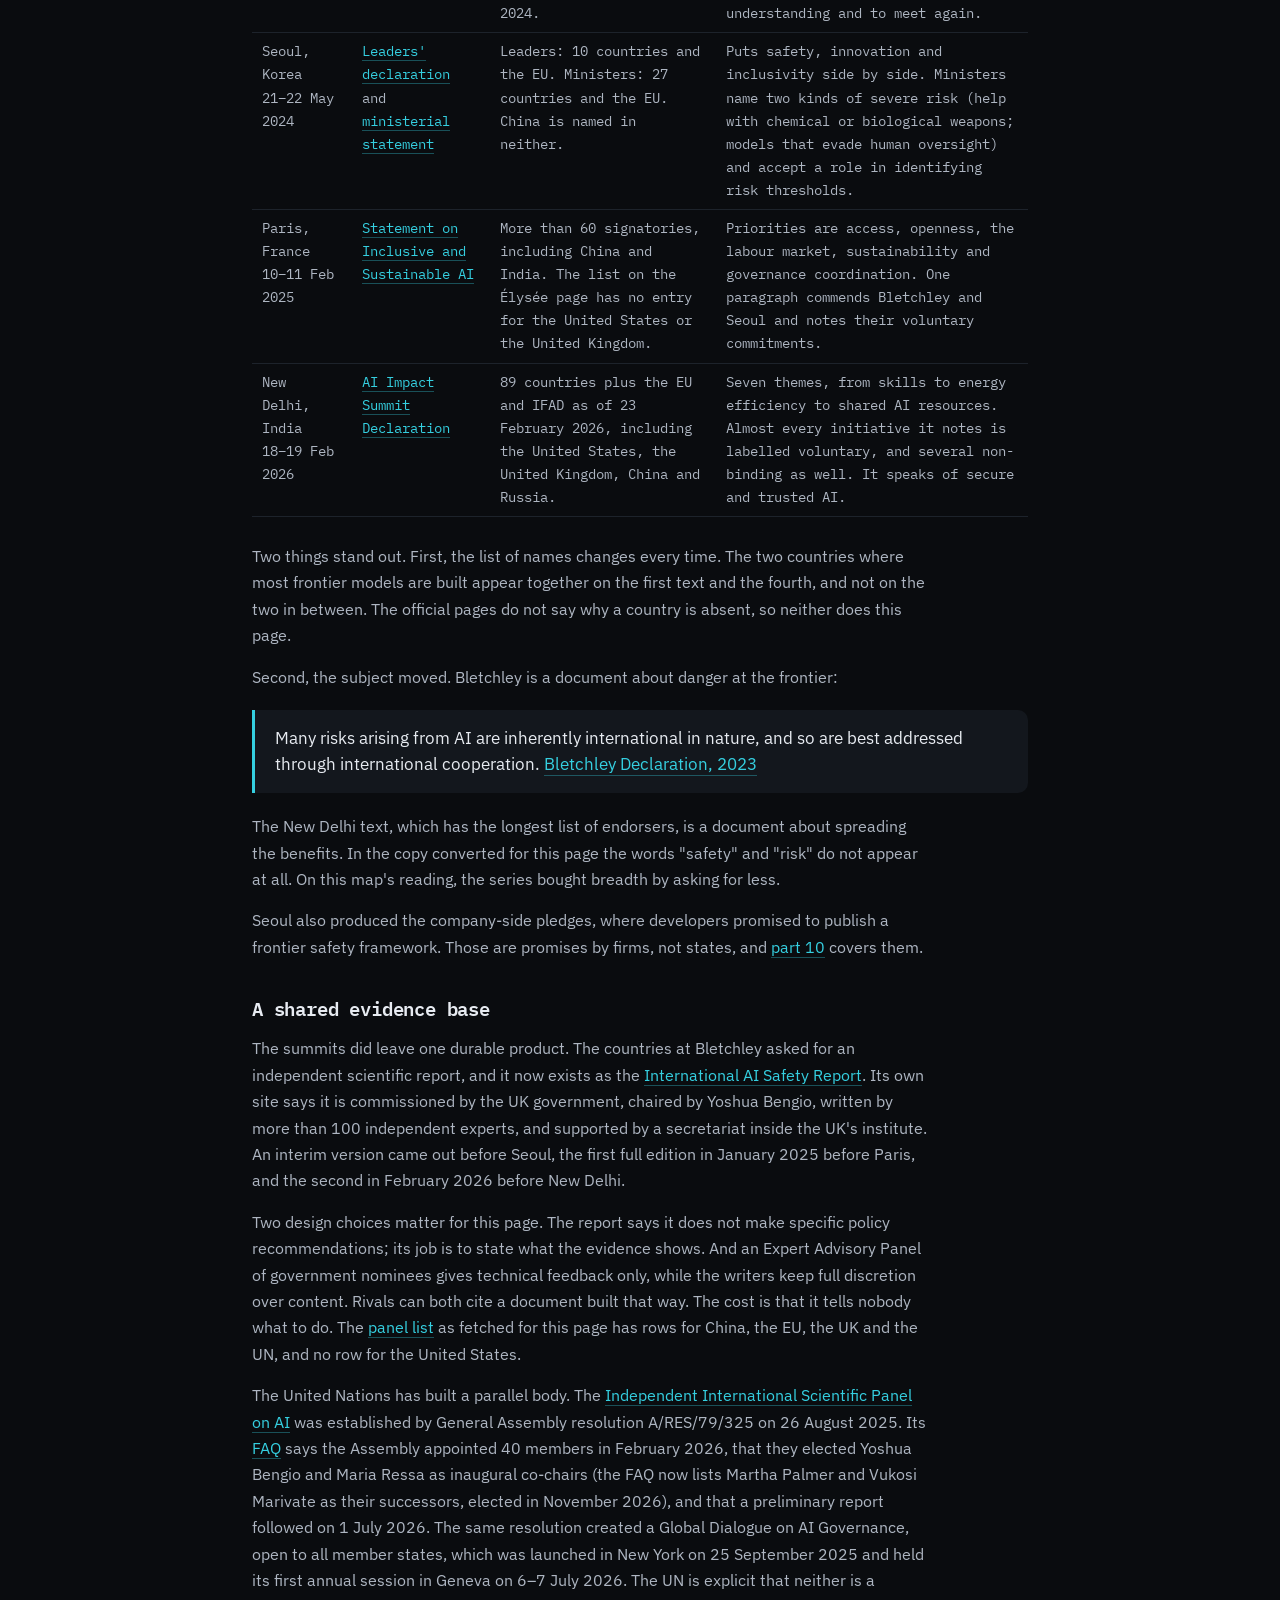
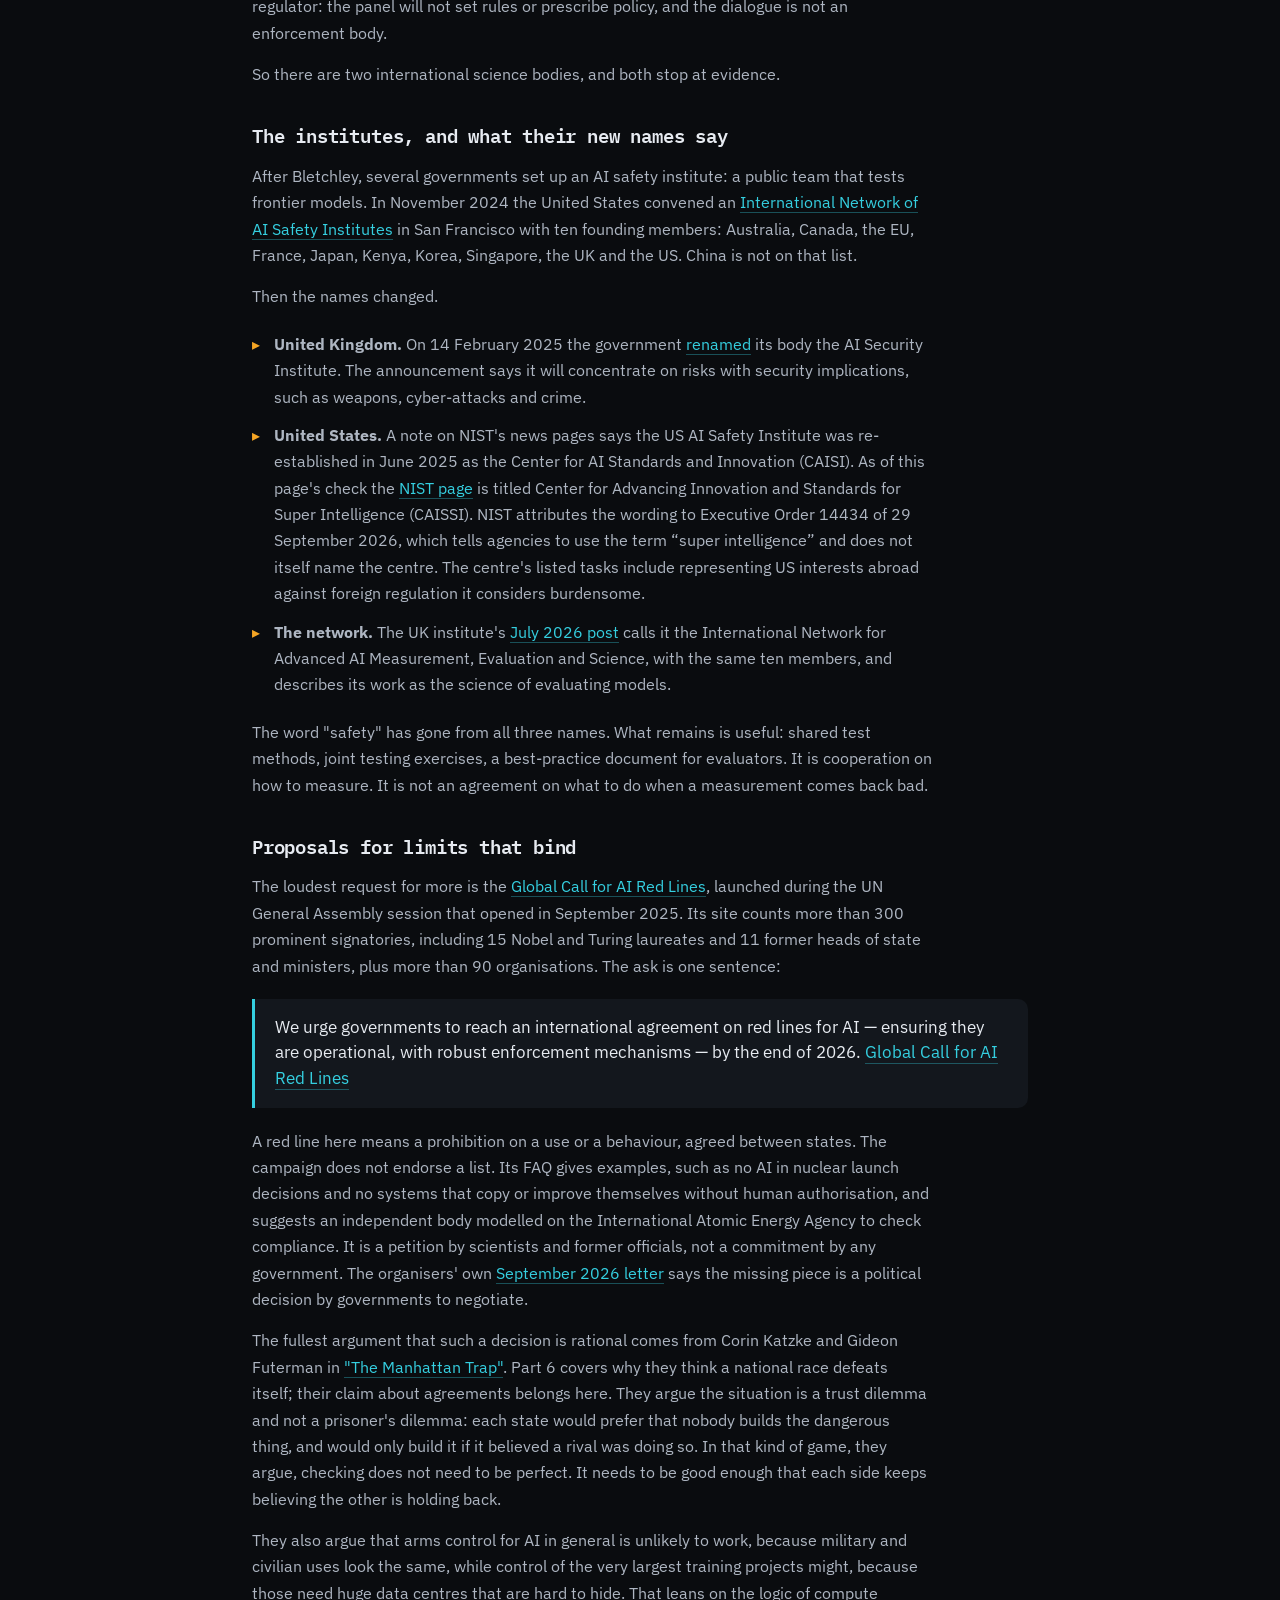
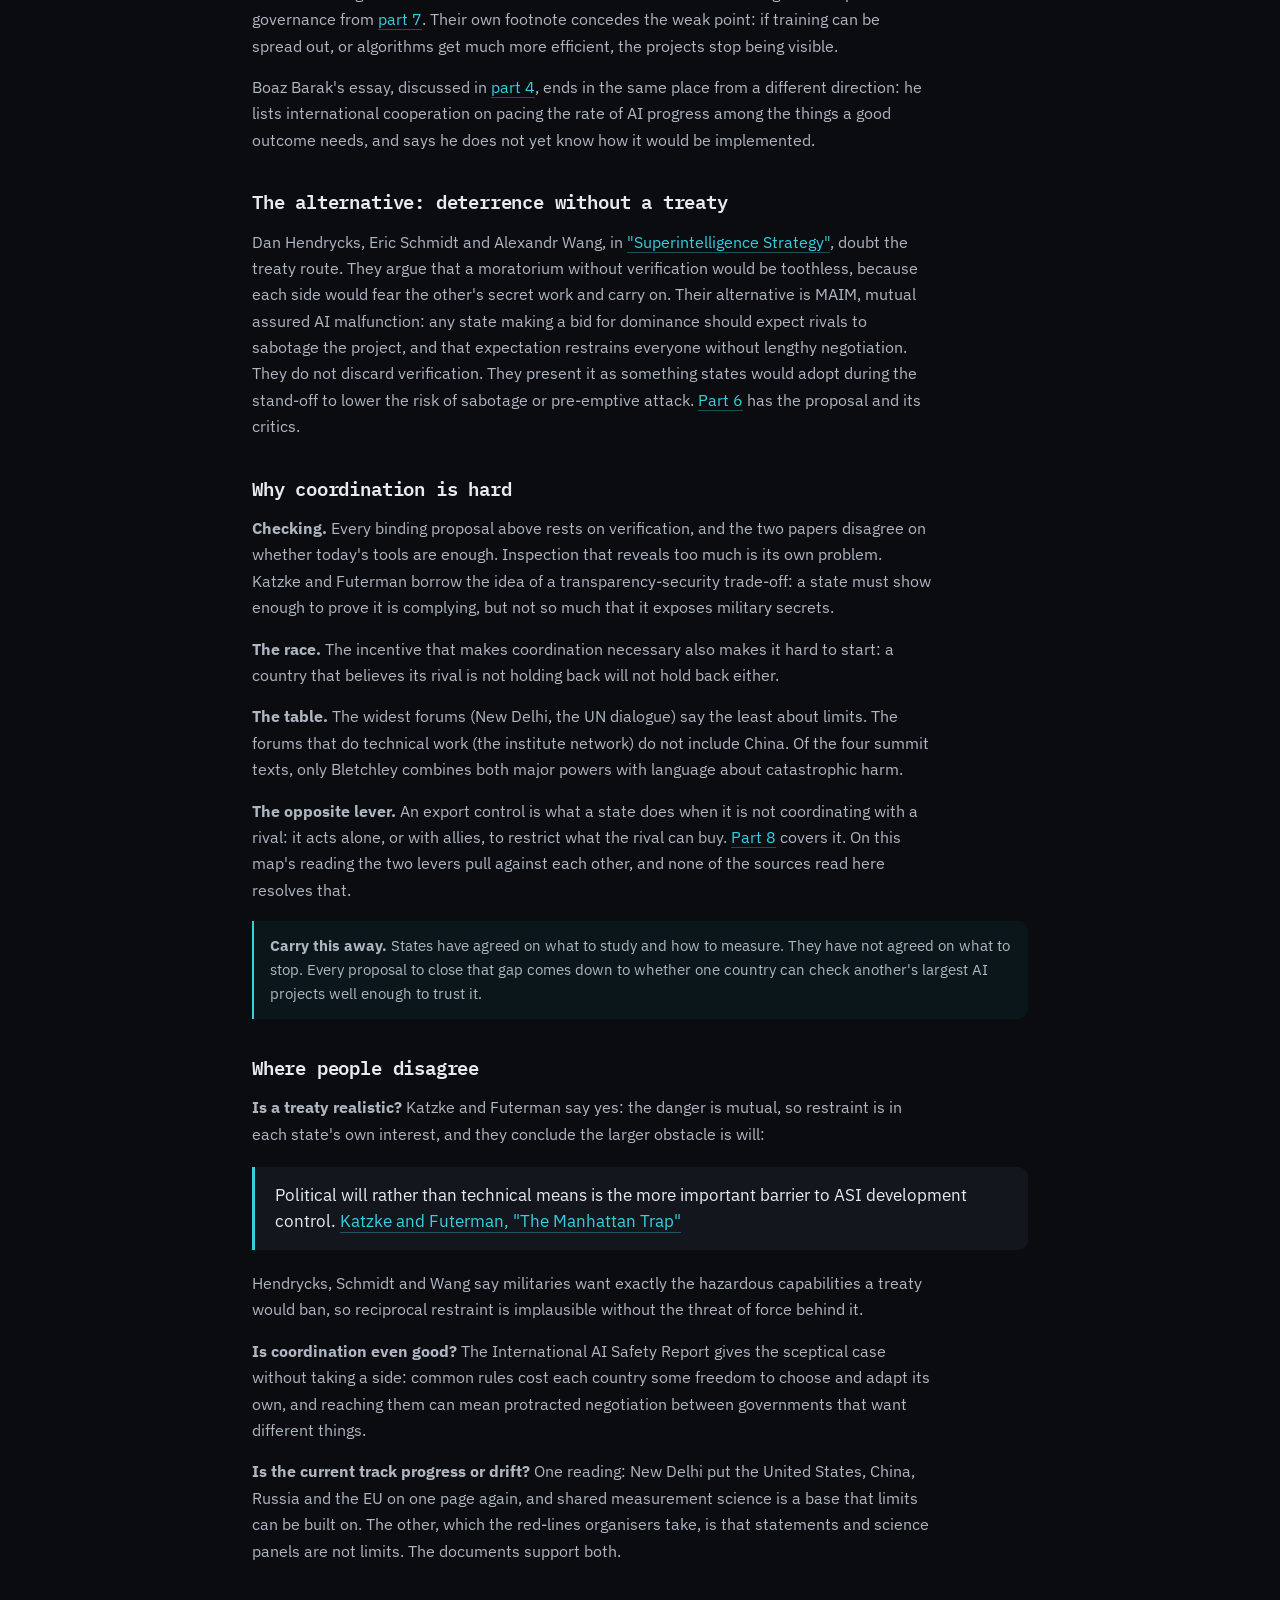
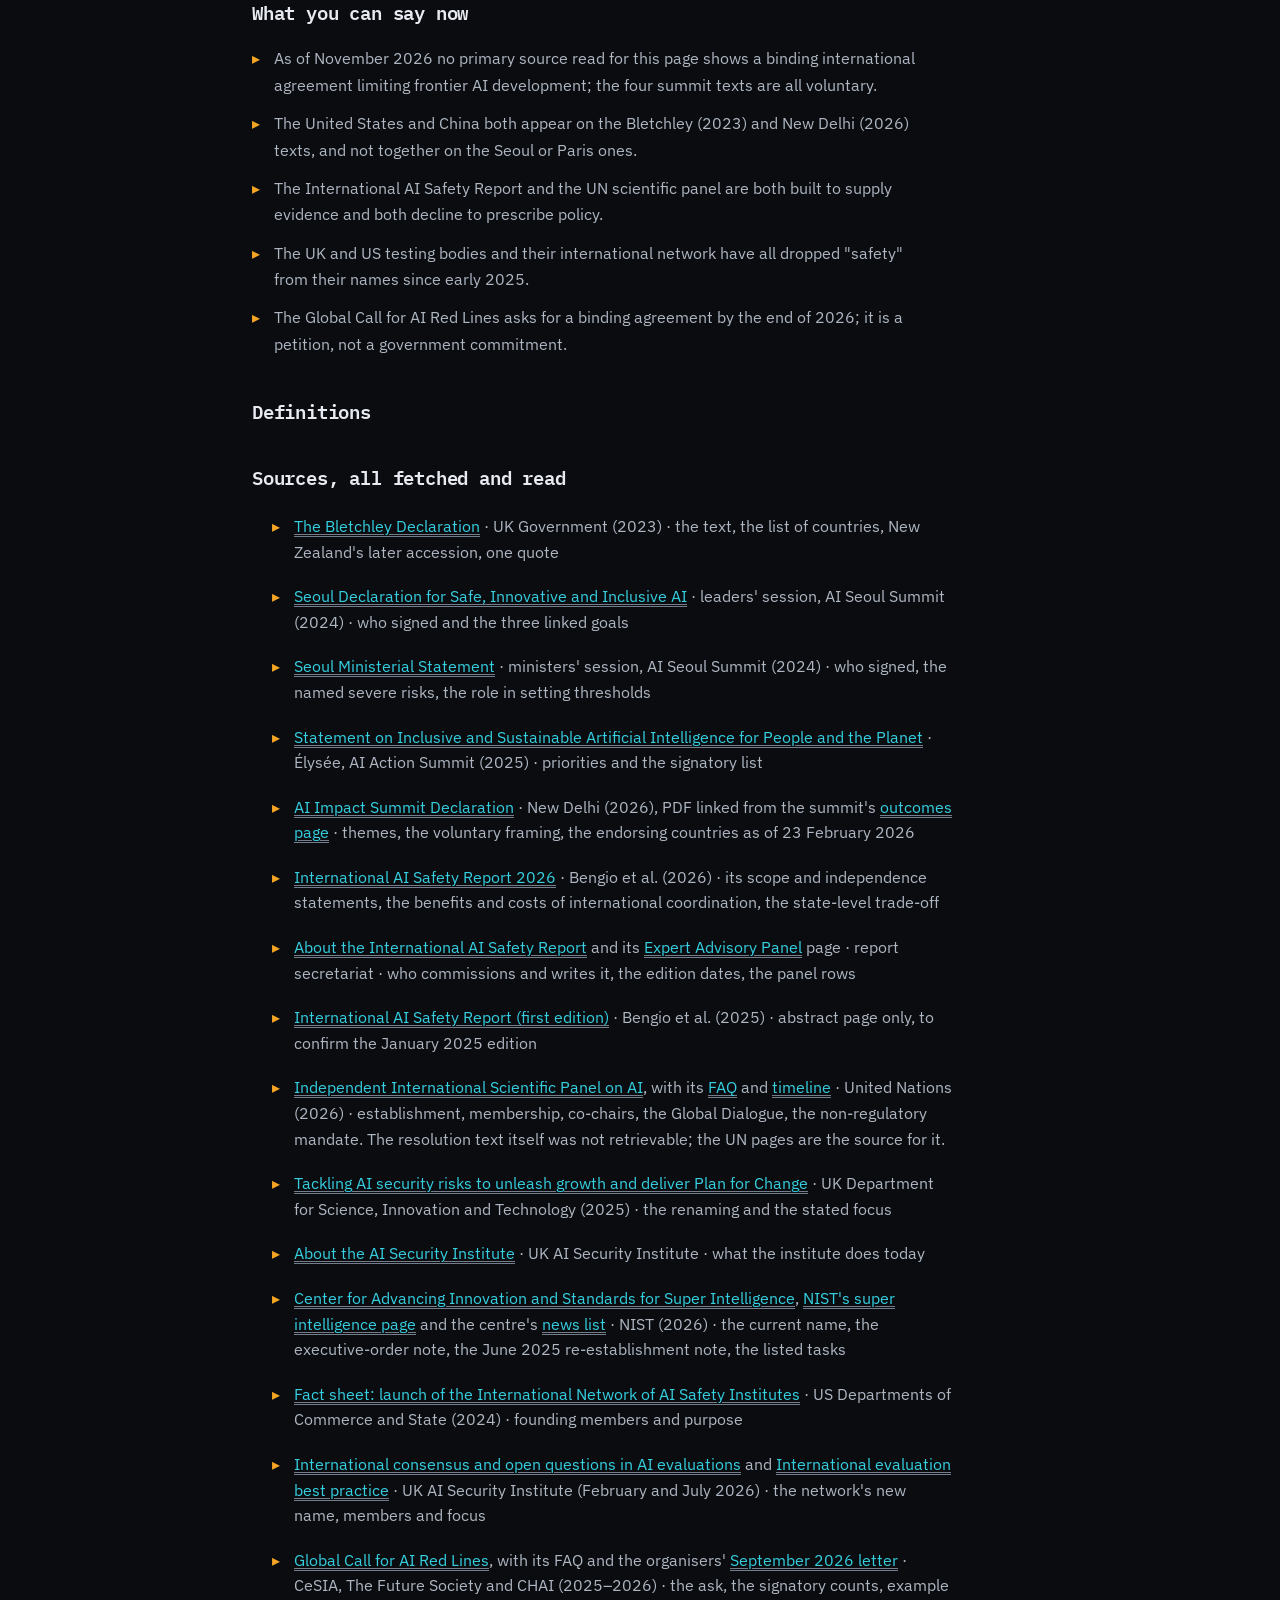
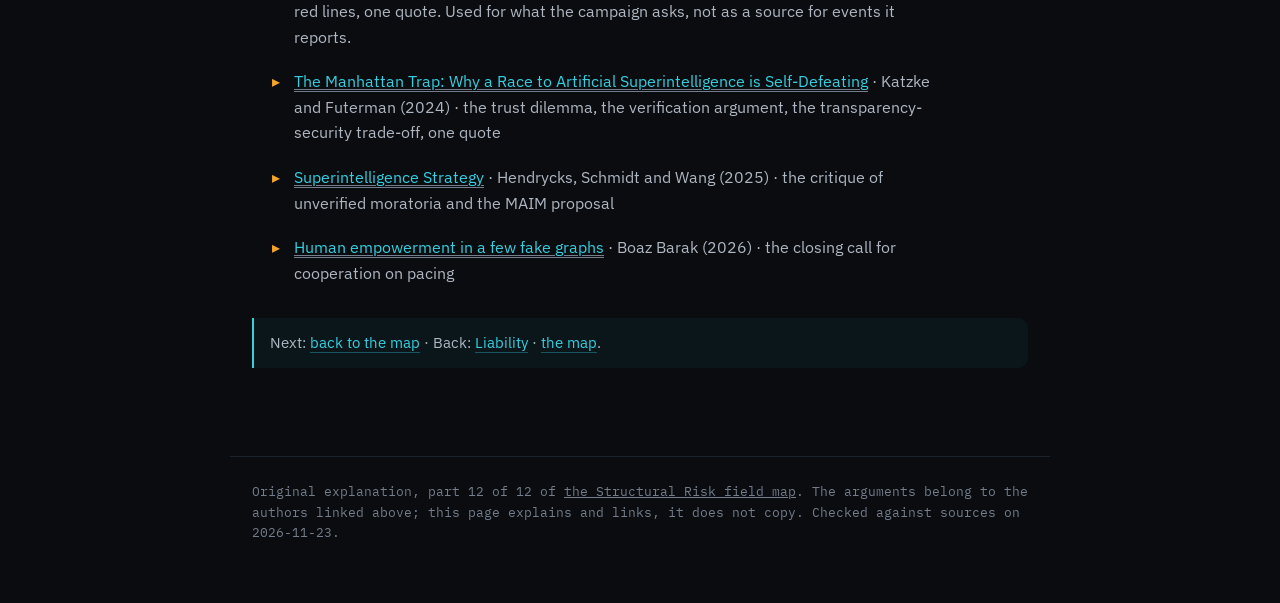
<file: parts/p12.html>
<!DOCTYPE html>
<html lang="en">
<head>
<meta charset="UTF-8" />
<meta name="viewport" content="width=device-width, initial-scale=1.0" />
<title>International coordination — Structural Risk, mapped</title>
<meta name="description" content="What states have agreed on AI so far: four summit texts, two science panels, a renamed institute network, and the proposals for binding limits." />
<link rel="preconnect" href="https://fonts.googleapis.com" />
<link rel="preconnect" href="https://fonts.gstatic.com" crossorigin />
<link href="https://fonts.googleapis.com/css2?family=IBM+Plex+Mono:wght@400;500;600;700&family=IBM+Plex+Sans:wght@400;500;600;700&display=swap" rel="stylesheet" />
<link rel="stylesheet" href="../paper.css" />
<script>try{var m=localStorage.getItem('aitools-mode')||localStorage.getItem('llm-judges-mode');if(m==='tech'||m==='eli5')document.documentElement.setAttribute('data-'+m,'on')}catch(e){}</script>
</head>
<body>
<header class="bar"><div class="bar-in">
  <div class="brand"><span class="dot"></span>STRUCTURAL&nbsp;RISK&nbsp;//&nbsp;FIELD&nbsp;MAP</div>
  <a class="front-door" href="https://idvorkin-ai-tools.github.io/safety.html">&larr; Front Door</a>
  <a class="back" href="../index.html#levers">&larr; the map</a>
</div></header>
<main>
  <div class="eyebrow"><span class="box bb mono">LEVERS &middot; PART 12 OF 12</span><span class="mono">What states have agreed</span></div>
  <h1>International coordination</h1>
  <div class="authors">What governments have signed together on AI since 2023, what they have built, and the proposals for agreements with teeth. Read from the summit texts, the International AI Safety Report, the UN panel's pages, and two papers that disagree about deterrence.</div>
  <div class="paperlink" style="border-left-color:var(--def)"><span class="lbl">Source</span><a href="https://www.gov.uk/government/publications/ai-safety-summit-2023-the-bletchley-declaration/the-bletchley-declaration-by-countries-attending-the-ai-safety-summit-1-2-november-2023" target="_blank" rel="noopener">The Bletchley Declaration by Countries Attending the AI Safety Summit (2023) &#8599;</a></div>
  <div class="paperlink" style="border-left-color:var(--def)"><span class="lbl">Source</span><a href="https://arxiv.org/abs/2602.21012" target="_blank" rel="noopener">Bengio et al., International AI Safety Report 2026 &#8599;</a></div>

  <div class="tldr plain-only"><b>TL;DR &mdash;</b> If every country fears falling behind, no country can afford to slow down alone, so the fix has to be agreed between them. Since 2023 governments have signed four summit statements, set up two science panels and linked their testing institutes. None of it binds anyone. The proposals that would bind (agreed red lines, a treaty with inspections) all depend on one hard thing: each side being able to check what the other is doing.</div>
  <div class="tldr tech-only"><b>TL;DR, technical &mdash;</b> The state-level instruments so far are declaratory: Bletchley (2023), the Seoul declaration and ministerial statement (2024), the Paris statement (2025) and the New Delhi declaration (2026), with signatory sets that differ each time. The shared-evidence layer is the International AI Safety Report (UK-commissioned, no policy recommendations) and the UN's Independent International Scientific Panel on AI (A/RES/79/325, non-prescriptive). Binding proposals split on verification: Katzke and Futerman model superintelligence development as a trust dilemma where imperfect verification suffices; Hendrycks, Schmidt and Wang call unverified treaties toothless and propose deterrence by sabotage (MAIM).</div>
  <div class="tldr eli5-only"><b>TL;DR, ELI5 &mdash;</b> Imagine kids racing bikes down a steep hill. Each one would brake if the others did, but nobody wants to brake first. So far the kids have met four times. The first time they agreed that crashing is bad. They have not agreed on a rule, and nobody is standing at the bottom checking who braked.</div>

  <p class="lead">Every other lever in this arc is pulled by one government inside its own borders. The problem this map describes does not stop at borders: if one country slows its labs, the work can move, and the country that slowed pays the cost alone. This last page asks what states have done together, from the documents they signed, and what the serious proposals for doing more would need.</p>

  <div class="callout off"><b>As of November 2026.</b> <b>In force:</b> no binding international agreement that limits frontier AI development was found in any primary source read for this page. <b>Signed but voluntary:</b> the Bletchley, Seoul, Paris and New Delhi texts. <b>Standing bodies:</b> the International AI Safety Report (second edition, February 2026), the UN Independent International Scientific Panel on AI (members appointed February 2026) and the institute network, now renamed. <b>Proposed:</b> the Global Call for AI Red Lines asks for an agreement by the end of 2026; this page found no primary record of one as of 23 November. <b>Renamed:</b> the UK institute (February 2025) and the US institute (June 2025, and again on NIST's site after September 2026).</div>

  <h2 id="why">Why this lever is different</h2>
  <p>Part 6 described <span class="term" data-term="race-dynamics">race dynamics</span>: each competitor trims caution because it expects the others to. A national rule can stop that among firms in one country. It cannot stop it between countries, because no government sits above them. The 2026 International AI Safety Report puts the state-level version plainly: countries may see a trade-off between building domestic capability and adopting safety measures that slow it, especially if they think others are not adopting comparable ones.</p>
  <p>The same report lists what goes wrong without coordination: harms that land outside the country where the model was built, firms relocating to the lightest regime, and national standards that do not fit together. Coordination is the lever aimed at those gaps. Measured by what anyone is obliged to do, it is also the weakest lever in this arc.</p>

  <h2 id="summits">Four summits, four texts</h2>
  <p>The summit series began at Bletchley Park in November 2023. Each host published a text.</p>
  <div class="scroll"><table class="kv">
    <tr><th>Summit</th><th>Text</th><th>Who is listed</th><th>What it says</th></tr>
    <tr><td>Bletchley Park, UK<br>1&ndash;2 Nov 2023</td><td><a class="lnk" href="https://www.gov.uk/government/publications/ai-safety-summit-2023-the-bletchley-declaration/the-bletchley-declaration-by-countries-attending-the-ai-safety-summit-1-2-november-2023" target="_blank" rel="noopener">Bletchley Declaration</a></td><td>28 countries and the EU, including both the United States and China. New Zealand joined in October 2024.</td><td>Names frontier AI as a source of possibly catastrophic harm, through misuse or loss of control. Resolves to build shared scientific understanding and to meet again.</td></tr>
    <tr><td>Seoul, Korea<br>21&ndash;22 May 2024</td><td><a class="lnk" href="https://www.gov.uk/government/publications/seoul-declaration-for-safe-innovative-and-inclusive-ai-ai-seoul-summit-2024/seoul-declaration-for-safe-innovative-and-inclusive-ai-by-participants-attending-the-leaders-session-ai-seoul-summit-21-may-2024" target="_blank" rel="noopener">Leaders' declaration</a> and <a class="lnk" href="https://www.gov.uk/government/publications/seoul-ministerial-statement-for-advancing-ai-safety-innovation-and-inclusivity-ai-seoul-summit-2024/seoul-ministerial-statement-for-advancing-ai-safety-innovation-and-inclusivity-ai-seoul-summit-2024" target="_blank" rel="noopener">ministerial statement</a></td><td>Leaders: 10 countries and the EU. Ministers: 27 countries and the EU. China is named in neither.</td><td>Puts safety, innovation and inclusivity side by side. Ministers name two kinds of severe risk (help with chemical or biological weapons; models that evade human oversight) and accept a role in identifying risk thresholds.</td></tr>
    <tr><td>Paris, France<br>10&ndash;11 Feb 2025</td><td><a class="lnk" href="https://www.elysee.fr/en/emmanuel-macron/2025/02/11/statement-on-inclusive-and-sustainable-artificial-intelligence-for-people-and-the-planet" target="_blank" rel="noopener">Statement on Inclusive and Sustainable AI</a></td><td>More than 60 signatories, including China and India. The list on the &Eacute;lys&eacute;e page has no entry for the United States or the United Kingdom.</td><td>Priorities are access, openness, the labour market, sustainability and governance coordination. One paragraph commends Bletchley and Seoul and notes their voluntary commitments.</td></tr>
    <tr><td>New Delhi, India<br>18&ndash;19 Feb 2026</td><td><a class="lnk" href="https://d19ob9sqegt2wc.cloudfront.net/stage/uploads/AI_Impact_Summit_Declaration_f208574dfc.pdf" target="_blank" rel="noopener">AI Impact Summit Declaration</a></td><td>89 countries plus the EU and IFAD as of 23 February 2026, including the United States, the United Kingdom, China and Russia.</td><td>Seven themes, from skills to energy efficiency to shared AI resources. Almost every initiative it notes is labelled voluntary, and several non-binding as well. It speaks of secure and trusted AI.</td></tr>
  </table></div>
  <p>Two things stand out. First, the list of names changes every time. The two countries where most frontier models are built appear together on the first text and the fourth, and not on the two in between. The official pages do not say why a country is absent, so neither does this page.</p>
  <p>Second, the subject moved. Bletchley is a document about danger at the frontier:</p>
  <blockquote class="q">Many risks arising from AI are inherently international in nature, and so are best addressed through international cooperation. <a class="lnk" href="https://www.gov.uk/government/publications/ai-safety-summit-2023-the-bletchley-declaration/the-bletchley-declaration-by-countries-attending-the-ai-safety-summit-1-2-november-2023" target="_blank" rel="noopener">Bletchley Declaration, 2023</a></blockquote>
  <p>The New Delhi text, which has the longest list of endorsers, is a document about spreading the benefits. In the copy converted for this page the words "safety" and "risk" do not appear at all. On this map's reading, the series bought breadth by asking for less.</p>
  <p>Seoul also produced the company-side pledges, where developers promised to publish a <span class="term" data-term="frontier-safety-framework">frontier safety framework</span>. Those are promises by firms, not states, and <a class="lnk" href="p10.html">part 10</a> covers them.</p>

  <h2 id="science">A shared evidence base</h2>
  <p>The summits did leave one durable product. The countries at Bletchley asked for an independent scientific report, and it now exists as the <a class="lnk" href="https://internationalaisafetyreport.org/about" target="_blank" rel="noopener">International AI Safety Report</a>. Its own site says it is commissioned by the UK government, chaired by Yoshua Bengio, written by more than 100 independent experts, and supported by a secretariat inside the UK's institute. An interim version came out before Seoul, the first full edition in January 2025 before Paris, and the second in February 2026 before New Delhi.</p>
  <p>Two design choices matter for this page. The report says it does not make specific policy recommendations; its job is to state what the evidence shows. And an Expert Advisory Panel of government nominees gives technical feedback only, while the writers keep full discretion over content. Rivals can both cite a document built that way. The cost is that it tells nobody what to do. The <a class="lnk" href="https://internationalaisafetyreport.org/expert-advisory-panel" target="_blank" rel="noopener">panel list</a> as fetched for this page has rows for China, the EU, the UK and the UN, and no row for the United States.</p>
  <p>The United Nations has built a parallel body. The <a class="lnk" href="https://www.un.org/independent-international-scientific-panel-ai/en" target="_blank" rel="noopener">Independent International Scientific Panel on AI</a> was established by General Assembly resolution A/RES/79/325 on 26 August 2025. Its <a class="lnk" href="https://www.un.org/independent-international-scientific-panel-ai/en/faq" target="_blank" rel="noopener">FAQ</a> says the Assembly appointed 40 members in February 2026, that they elected Yoshua Bengio and Maria Ressa as inaugural co-chairs (the FAQ now lists Martha Palmer and Vukosi Marivate as their successors, elected in November 2026), and that a preliminary report followed on 1 July 2026. The same resolution created a Global Dialogue on AI Governance, open to all member states, which was launched in New York on 25 September 2025 and held its first annual session in Geneva on 6&ndash;7 July 2026. The UN is explicit that neither is a regulator: the panel will not set rules or prescribe policy, and the dialogue is not an enforcement body.</p>
  <p>So there are two international science bodies, and both stop at evidence.</p>

  <h2 id="institutes">The institutes, and what their new names say</h2>
  <p>After Bletchley, several governments set up an <span class="term" data-term="ai-safety-institute">AI safety institute</span>: a public team that tests frontier models. In November 2024 the United States convened an <a class="lnk" href="https://www.nist.gov/news-events/news/2024/11/fact-sheet-us-department-commerce-us-department-state-launch-international" target="_blank" rel="noopener">International Network of AI Safety Institutes</a> in San Francisco with ten founding members: Australia, Canada, the EU, France, Japan, Kenya, Korea, Singapore, the UK and the US. China is not on that list.</p>
  <p>Then the names changed.</p>
  <ul>
    <li><b>United Kingdom.</b> On 14 February 2025 the government <a class="lnk" href="https://www.gov.uk/government/news/tackling-ai-security-risks-to-unleash-growth-and-deliver-plan-for-change" target="_blank" rel="noopener">renamed</a> its body the AI Security Institute. The announcement says it will concentrate on risks with security implications, such as weapons, cyber-attacks and crime.</li>
    <li><b>United States.</b> A note on NIST's news pages says the US AI Safety Institute was re-established in June 2025 as the Center for AI Standards and Innovation (CAISI). As of this page's check the <a class="lnk" href="https://www.nist.gov/caissi" target="_blank" rel="noopener">NIST page</a> is titled Center for Advancing Innovation and Standards for Super Intelligence (CAISSI). NIST attributes the wording to Executive Order 14434 of 29 September 2026, which tells agencies to use the term &ldquo;super intelligence&rdquo; and does not itself name the centre. The centre's listed tasks include representing US interests abroad against foreign regulation it considers burdensome.</li>
    <li><b>The network.</b> The UK institute's <a class="lnk" href="https://www.aisi.gov.uk/blog/international-evaluation-best-practice-and-open-questions-in-ai-measurement" target="_blank" rel="noopener">July 2026 post</a> calls it the International Network for Advanced AI Measurement, Evaluation and Science, with the same ten members, and describes its work as the science of evaluating models.</li>
  </ul>
  <p>The word "safety" has gone from all three names. What remains is useful: shared test methods, joint testing exercises, a best-practice document for evaluators. It is cooperation on how to measure. It is not an agreement on what to do when a measurement comes back bad.</p>

  <h2 id="binding">Proposals for limits that bind</h2>
  <p>The loudest request for more is the <a class="lnk" href="https://red-lines.ai/" target="_blank" rel="noopener">Global Call for AI Red Lines</a>, launched during the UN General Assembly session that opened in September 2025. Its site counts more than 300 prominent signatories, including 15 Nobel and Turing laureates and 11 former heads of state and ministers, plus more than 90 organisations. The ask is one sentence:</p>
  <blockquote class="q">We urge governments to reach an international agreement on red lines for AI — ensuring they are operational, with robust enforcement mechanisms — by the end of 2026. <a class="lnk" href="https://red-lines.ai/" target="_blank" rel="noopener">Global Call for AI Red Lines</a></blockquote>
  <p>A red line here means a prohibition on a use or a behaviour, agreed between states. The campaign does not endorse a list. Its FAQ gives examples, such as no AI in nuclear launch decisions and no systems that copy or improve themselves without human authorisation, and suggests an independent body modelled on the International Atomic Energy Agency to check compliance. It is a petition by scientists and former officials, not a commitment by any government. The organisers' own <a class="lnk" href="https://red-lines.ai/letter" target="_blank" rel="noopener">September 2026 letter</a> says the missing piece is a political decision by governments to negotiate.</p>
  <p>The fullest argument that such a decision is rational comes from Corin Katzke and Gideon Futerman in <a class="lnk" href="https://arxiv.org/abs/2501.14749" target="_blank" rel="noopener">"The Manhattan Trap"</a>. Part 6 covers why they think a national race defeats itself; their claim about agreements belongs here. They argue the situation is a trust dilemma and not a prisoner's dilemma: each state would prefer that nobody builds the dangerous thing, and would only build it if it believed a rival was doing so. In that kind of game, they argue, checking does not need to be perfect. It needs to be good enough that each side keeps believing the other is holding back.</p>
  <p class="tech-only">In their illustrative payoff table mutual cooperation pays each side far more than mutual defection, and defecting against a cooperator pays less than cooperating with one. Both cooperate-cooperate and defect-defect are therefore Nash equilibria, unlike a prisoner's dilemma where defection dominates. The critical probability of the rival's cooperation below which a state defects falls as the gap between the two equilibria widens, which is why they claim imperfect verification can sustain the cooperative one.</p>
  <p class="eli5-only">Two neighbours both want a quiet street. Neither will buy a loud alarm unless they think the other already has. They do not need cameras in each other's houses. A glance over the fence now and then is enough to keep both calm.</p>
  <p>They also argue that arms control for AI in general is unlikely to work, because military and civilian uses look the same, while control of the very largest training projects might, because those need huge data centres that are hard to hide. That leans on the logic of <span class="term" data-term="compute-governance">compute governance</span> from <a class="lnk" href="p07.html">part 7</a>. Their own footnote concedes the weak point: if training can be spread out, or algorithms get much more efficient, the projects stop being visible.</p>
  <p>Boaz Barak's essay, discussed in <a class="lnk" href="p04.html">part 4</a>, ends in the same place from a different direction: he lists international cooperation on pacing the rate of AI progress among the things a good outcome needs, and says he does not yet know how it would be implemented.</p>

  <h2 id="deterrence">The alternative: deterrence without a treaty</h2>
  <p>Dan Hendrycks, Eric Schmidt and Alexandr Wang, in <a class="lnk" href="https://arxiv.org/abs/2503.05628" target="_blank" rel="noopener">"Superintelligence Strategy"</a>, doubt the treaty route. They argue that a moratorium without verification would be toothless, because each side would fear the other's secret work and carry on. Their alternative is <span class="term" data-term="maim">MAIM</span>, mutual assured AI malfunction: any state making a bid for dominance should expect rivals to sabotage the project, and that expectation restrains everyone without lengthy negotiation. They do not discard verification. They present it as something states would adopt during the stand-off to lower the risk of sabotage or pre-emptive attack. <a class="lnk" href="p06.html">Part 6</a> has the proposal and its critics.</p>

  <h2 id="hard">Why coordination is hard</h2>
  <p><b>Checking.</b> Every binding proposal above rests on verification, and the two papers disagree on whether today's tools are enough. Inspection that reveals too much is its own problem. Katzke and Futerman borrow the idea of a transparency-security trade-off: a state must show enough to prove it is complying, but not so much that it exposes military secrets.</p>
  <p><b>The race.</b> The incentive that makes coordination necessary also makes it hard to start: a country that believes its rival is not holding back will not hold back either.</p>
  <p><b>The table.</b> The widest forums (New Delhi, the UN dialogue) say the least about limits. The forums that do technical work (the institute network) do not include China. Of the four summit texts, only Bletchley combines both major powers with language about catastrophic harm.</p>
  <p><b>The opposite lever.</b> An <span class="term" data-term="export-control">export control</span> is what a state does when it is not coordinating with a rival: it acts alone, or with allies, to restrict what the rival can buy. <a class="lnk" href="p08.html">Part 8</a> covers it. On this map's reading the two levers pull against each other, and none of the sources read here resolves that.</p>
  <div class="callout"><b>Carry this away.</b> States have agreed on what to study and how to measure. They have not agreed on what to stop. Every proposal to close that gap comes down to whether one country can check another's largest AI projects well enough to trust it.</div>

  <h2 id="disagree">Where people disagree</h2>
  <p><b>Is a treaty realistic?</b> Katzke and Futerman say yes: the danger is mutual, so restraint is in each state's own interest, and they conclude the larger obstacle is will:</p>
  <blockquote class="q">Political will rather than technical means is the more important barrier to ASI development control. <a class="lnk" href="https://arxiv.org/abs/2501.14749" target="_blank" rel="noopener">Katzke and Futerman, "The Manhattan Trap"</a></blockquote>
  <p>Hendrycks, Schmidt and Wang say militaries want exactly the hazardous capabilities a treaty would ban, so reciprocal restraint is implausible without the threat of force behind it.</p>
  <p><b>Is coordination even good?</b> The International AI Safety Report gives the sceptical case without taking a side: common rules cost each country some freedom to choose and adapt its own, and reaching them can mean protracted negotiation between governments that want different things.</p>
  <p><b>Is the current track progress or drift?</b> One reading: New Delhi put the United States, China, Russia and the EU on one page again, and shared measurement science is a base that limits can be built on. The other, which the red-lines organisers take, is that statements and science panels are not limits. The documents support both.</p>

  <h2 id="can-say">What you can say now</h2>
  <ul>
    <li>As of November 2026 no primary source read for this page shows a binding international agreement limiting frontier AI development; the four summit texts are all voluntary.</li>
    <li>The United States and China both appear on the Bletchley (2023) and New Delhi (2026) texts, and not together on the Seoul or Paris ones.</li>
    <li>The International AI Safety Report and the UN scientific panel are both built to supply evidence and both decline to prescribe policy.</li>
    <li>The UK and US testing bodies and their international network have all dropped "safety" from their names since early 2025.</li>
    <li>The Global Call for AI Red Lines asks for a binding agreement by the end of 2026; it is a petition, not a government commitment.</li>
  </ul>

  <section id="definitions"><h2>Definitions</h2><div data-terms-list></div></section>

  <h2 id="sources">Sources, all fetched and read</h2>
  <ul class="readings">
    <li><a href="https://www.gov.uk/government/publications/ai-safety-summit-2023-the-bletchley-declaration/the-bletchley-declaration-by-countries-attending-the-ai-safety-summit-1-2-november-2023" target="_blank" rel="noopener">The Bletchley Declaration</a> &middot; UK Government (2023) &middot; the text, the list of countries, New Zealand's later accession, one quote</li>
    <li><a href="https://www.gov.uk/government/publications/seoul-declaration-for-safe-innovative-and-inclusive-ai-ai-seoul-summit-2024/seoul-declaration-for-safe-innovative-and-inclusive-ai-by-participants-attending-the-leaders-session-ai-seoul-summit-21-may-2024" target="_blank" rel="noopener">Seoul Declaration for Safe, Innovative and Inclusive AI</a> &middot; leaders' session, AI Seoul Summit (2024) &middot; who signed and the three linked goals</li>
    <li><a href="https://www.gov.uk/government/publications/seoul-ministerial-statement-for-advancing-ai-safety-innovation-and-inclusivity-ai-seoul-summit-2024/seoul-ministerial-statement-for-advancing-ai-safety-innovation-and-inclusivity-ai-seoul-summit-2024" target="_blank" rel="noopener">Seoul Ministerial Statement</a> &middot; ministers' session, AI Seoul Summit (2024) &middot; who signed, the named severe risks, the role in setting thresholds</li>
    <li><a href="https://www.elysee.fr/en/emmanuel-macron/2025/02/11/statement-on-inclusive-and-sustainable-artificial-intelligence-for-people-and-the-planet" target="_blank" rel="noopener">Statement on Inclusive and Sustainable Artificial Intelligence for People and the Planet</a> &middot; &Eacute;lys&eacute;e, AI Action Summit (2025) &middot; priorities and the signatory list</li>
    <li><a href="https://d19ob9sqegt2wc.cloudfront.net/stage/uploads/AI_Impact_Summit_Declaration_f208574dfc.pdf" target="_blank" rel="noopener">AI Impact Summit Declaration</a> &middot; New Delhi (2026), PDF linked from the summit's <a href="https://impact.indiaai.gov.in/outcome-resources" target="_blank" rel="noopener">outcomes page</a> &middot; themes, the voluntary framing, the endorsing countries as of 23 February 2026</li>
    <li><a href="https://arxiv.org/abs/2602.21012" target="_blank" rel="noopener">International AI Safety Report 2026</a> &middot; Bengio et al. (2026) &middot; its scope and independence statements, the benefits and costs of international coordination, the state-level trade-off</li>
    <li><a href="https://internationalaisafetyreport.org/about" target="_blank" rel="noopener">About the International AI Safety Report</a> and its <a href="https://internationalaisafetyreport.org/expert-advisory-panel" target="_blank" rel="noopener">Expert Advisory Panel</a> page &middot; report secretariat &middot; who commissions and writes it, the edition dates, the panel rows</li>
    <li><a href="https://arxiv.org/abs/2501.17805" target="_blank" rel="noopener">International AI Safety Report (first edition)</a> &middot; Bengio et al. (2025) &middot; abstract page only, to confirm the January 2025 edition</li>
    <li><a href="https://www.un.org/independent-international-scientific-panel-ai/en" target="_blank" rel="noopener">Independent International Scientific Panel on AI</a>, with its <a href="https://www.un.org/independent-international-scientific-panel-ai/en/faq" target="_blank" rel="noopener">FAQ</a> and <a href="https://www.un.org/independent-international-scientific-panel-ai/en/timeline" target="_blank" rel="noopener">timeline</a> &middot; United Nations (2026) &middot; establishment, membership, co-chairs, the Global Dialogue, the non-regulatory mandate. The resolution text itself was not retrievable; the UN pages are the source for it.</li>
    <li><a href="https://www.gov.uk/government/news/tackling-ai-security-risks-to-unleash-growth-and-deliver-plan-for-change" target="_blank" rel="noopener">Tackling AI security risks to unleash growth and deliver Plan for Change</a> &middot; UK Department for Science, Innovation and Technology (2025) &middot; the renaming and the stated focus</li>
    <li><a href="https://www.aisi.gov.uk/about" target="_blank" rel="noopener">About the AI Security Institute</a> &middot; UK AI Security Institute &middot; what the institute does today</li>
    <li><a href="https://www.nist.gov/caissi" target="_blank" rel="noopener">Center for Advancing Innovation and Standards for Super Intelligence</a>, <a href="https://www.nist.gov/super-intelligence" target="_blank" rel="noopener">NIST's super intelligence page</a> and the centre's <a href="https://www.nist.gov/news-events/news-updates/tag/2810121" target="_blank" rel="noopener">news list</a> &middot; NIST (2026) &middot; the current name, the executive-order note, the June 2025 re-establishment note, the listed tasks</li>
    <li><a href="https://www.nist.gov/news-events/news/2024/11/fact-sheet-us-department-commerce-us-department-state-launch-international" target="_blank" rel="noopener">Fact sheet: launch of the International Network of AI Safety Institutes</a> &middot; US Departments of Commerce and State (2024) &middot; founding members and purpose</li>
    <li><a href="https://www.aisi.gov.uk/blog/international-ai-network-consensus-and-open-questions" target="_blank" rel="noopener">International consensus and open questions in AI evaluations</a> and <a href="https://www.aisi.gov.uk/blog/international-evaluation-best-practice-and-open-questions-in-ai-measurement" target="_blank" rel="noopener">International evaluation best practice</a> &middot; UK AI Security Institute (February and July 2026) &middot; the network's new name, members and focus</li>
    <li><a href="https://red-lines.ai/" target="_blank" rel="noopener">Global Call for AI Red Lines</a>, with its FAQ and the organisers' <a href="https://red-lines.ai/letter" target="_blank" rel="noopener">September 2026 letter</a> &middot; CeSIA, The Future Society and CHAI (2025&ndash;2026) &middot; the ask, the signatory counts, example red lines, one quote. Used for what the campaign asks, not as a source for events it reports.</li>
    <li><a href="https://arxiv.org/abs/2501.14749" target="_blank" rel="noopener">The Manhattan Trap: Why a Race to Artificial Superintelligence is Self-Defeating</a> &middot; Katzke and Futerman (2024) &middot; the trust dilemma, the verification argument, the transparency-security trade-off, one quote</li>
    <li><a href="https://arxiv.org/abs/2503.05628" target="_blank" rel="noopener">Superintelligence Strategy</a> &middot; Hendrycks, Schmidt and Wang (2025) &middot; the critique of unverified moratoria and the MAIM proposal</li>
    <li><a href="https://x.com/boazbaraktcs/status/2124884201283485934" target="_blank" rel="noopener">Human empowerment in a few fake graphs</a> &middot; Boaz Barak (2026) &middot; the closing call for cooperation on pacing</li>
  </ul>

  <div class="callout">Next: <a class="lnk" href="../index.html">back to the map</a> &middot; Back: <a class="lnk" href="p11.html">Liability</a> &middot; <a class="lnk" href="../index.html#levers">the map</a>.</div>
</main>
<footer>Original explanation, part 12 of 12 of <a href="../index.html">the Structural Risk field map</a>. The arguments belong to the authors linked above; this page explains and links, it does not copy. Checked against sources on 2026-11-23.</footer>
<script src="https://idvorkin-ai-tools.github.io/assets/terms.js" defer></script>
<script src="../nav.js" defer></script>
<!-- Private comments mode, inert unless ?annotate=1 (see assets/annotate.js in idvorkin-ai-tools.github.io) -->
<script src="https://idvorkin-ai-tools.github.io/assets/annotate.js" defer></script>
</body>
</html>
</file>
<file: paper.css>
:root{
  --bg:#0A0C0F; --panel:#13171D; --panel-2:#171C23; --line:#262C35; --line-soft:#1d232b;
  --ink:#E7EBF1; --ink-mid:#AEB6C2; --ink-dim:#737D8B;
  --off:#F5A524; --off-bright:#FFC25A; --def:#35CFE0; --def-deep:#1f9aa8; --crit:#E5484D;
  --maxw:820px;
}
*{box-sizing:border-box}
html{scroll-behavior:smooth}
@media (prefers-reduced-motion:reduce){html{scroll-behavior:auto}}
body{
  margin:0;background:var(--bg);color:var(--ink);
  font-family:"IBM Plex Sans",system-ui,sans-serif;font-size:16px;line-height:1.65;
  -webkit-font-smoothing:antialiased;
  background-image:
    radial-gradient(900px 500px at 85% -10%, rgba(245,165,36,.06), transparent 60%),
    radial-gradient(900px 600px at -10% 30%, rgba(53,207,224,.05), transparent 55%);
  background-attachment:fixed;
}
.mono{font-family:"IBM Plex Mono",ui-monospace,monospace}

/* sticky top bar */
header.bar{position:sticky;top:0;z-index:50;background:rgba(10,12,15,.82);
  backdrop-filter:blur(10px);border-bottom:1px solid var(--line)}
.bar-in{max-width:var(--maxw);margin:0 auto;display:flex;align-items:center;gap:14px;padding:11px 22px}
.bar .brand{font-family:"IBM Plex Mono";font-weight:700;font-size:13px;letter-spacing:.02em;color:var(--ink);
  display:flex;align-items:center;gap:8px;white-space:nowrap}
.bar .dot{width:8px;height:8px;border-radius:2px;background:linear-gradient(135deg,var(--off),var(--def));
  box-shadow:0 0 12px rgba(245,165,36,.5)}
.bar .back{margin-left:auto;font-family:"IBM Plex Mono";font-size:12px;color:var(--ink-dim);
  text-decoration:none;padding:6px 10px;border-radius:6px;transition:.15s;white-space:nowrap}
.bar .back:hover{color:var(--ink);background:var(--panel)}

main{max-width:var(--maxw);margin:0 auto;padding:54px 22px 40px}
.eyebrow{font-family:"IBM Plex Mono";font-size:12px;letter-spacing:.14em;text-transform:uppercase;
  color:var(--ink-dim);margin-bottom:16px;display:flex;gap:10px;align-items:center;flex-wrap:wrap}
.eyebrow .box{font-weight:600}
.eyebrow .box.wb{color:var(--off-bright)}
.eyebrow .box.bb{color:var(--def)}
/* Page selector (nav.js): the eyebrow label opens a jump-to-page list. The select is invisible
   and covers the label; 16px font stops iOS zooming on focus. */
.eyebrow .page-pick{position:relative;cursor:pointer;border-bottom:1px dashed currentColor;padding-bottom:1px}
.eyebrow .page-pick::after{content:" \25BE";letter-spacing:0}
.eyebrow .page-pick:hover{filter:brightness(1.2)}
.eyebrow .page-pick:focus-within{outline:2px solid var(--def);outline-offset:3px;border-radius:3px}
.eyebrow .page-pick-caret{cursor:text}
.page-pick-caret .page-select{left:auto;width:1.4em}
.page-select{position:absolute;inset:0;width:100%;height:100%;opacity:0;cursor:pointer;font-size:16px;margin:0;border:0;padding:0;color:var(--ink);background:var(--panel);color-scheme:dark;text-transform:none;letter-spacing:normal;font-family:"IBM Plex Mono",ui-monospace,monospace}
h1{font-family:"IBM Plex Mono";font-weight:700;font-size:clamp(28px,5vw,42px);line-height:1.08;
  margin:0 0 10px;letter-spacing:-.01em}
.authors{color:var(--ink-dim);font-size:13.5px;margin:0 0 22px;font-family:"IBM Plex Mono"}

/* paper link banner — pinned at top */
.paperlink{display:flex;align-items:center;gap:12px;flex-wrap:wrap;
  background:var(--panel);border:1px solid var(--line);border-left:3px solid var(--off);
  border-radius:10px;padding:14px 16px;margin:0 0 30px}
.paperlink .lbl{font-family:"IBM Plex Mono";font-size:11px;letter-spacing:.1em;text-transform:uppercase;
  color:var(--ink-dim);flex-shrink:0}
.paperlink a{color:var(--def);text-decoration:none;font-weight:600;font-size:15px;word-break:break-word}
.paperlink a:hover{text-decoration:underline}

h2{font-family:"IBM Plex Mono";font-weight:600;font-size:19px;margin:34px 0 10px;letter-spacing:-.01em;color:var(--ink)}
p{margin:0 0 15px;color:var(--ink-mid);max-width:68ch}
p strong{color:var(--ink);font-weight:600}
.lead{font-size:18px;color:var(--ink)}
ul{margin:0 0 15px;padding-left:0;list-style:none}
li{color:var(--ink-mid);padding:6px 0 6px 22px;position:relative;max-width:68ch}
li::before{content:"\25B8";position:absolute;left:0;color:var(--off)}
.callout{border-left:2px solid var(--def);background:rgba(53,207,224,.05);
  padding:13px 16px;border-radius:0 10px 10px 0;margin:18px 0;font-size:14.5px;color:var(--ink-mid)}
.callout.off{border-left-color:var(--off);background:rgba(245,165,36,.05)}
.lnk{color:var(--def);text-decoration:none;border-bottom:1px solid rgba(53,207,224,.35);transition:.15s}
.lnk:hover{border-bottom-color:var(--def);color:var(--off-bright)}
.tag{font-family:"IBM Plex Mono";font-size:11px;padding:2px 8px;border-radius:5px;border:1px solid;font-weight:500;white-space:nowrap}
.tag.wb{color:var(--off-bright);border-color:rgba(245,165,36,.35);background:rgba(245,165,36,.07)}
.tag.bb{color:var(--def);border-color:rgba(53,207,224,.35);background:rgba(53,207,224,.07)}

footer{max-width:var(--maxw);margin:30px auto 0;padding:24px 22px 60px;color:var(--ink-dim);
  font-size:12.5px;font-family:"IBM Plex Mono";border-top:1px solid var(--line-soft)}
footer a{color:var(--ink-dim)}
:focus-visible{outline:2px solid var(--def);outline-offset:3px;border-radius:4px}

/* essay-page helpers (Yegge field map) */
blockquote.q{margin:20px 0;padding:16px 20px;border-left:3px solid var(--def);
  background:var(--panel);border-radius:0 10px 10px 0;color:var(--ink);font-size:16.5px;line-height:1.55}
blockquote.q.off{border-left-color:var(--off)}
blockquote.q em{font-style:italic;color:var(--off-bright)}
blockquote.q .cite{display:block;margin-top:10px;font-family:"IBM Plex Mono";font-size:12px;color:var(--ink-dim)}
blockquote.q .cite a{color:var(--ink-dim);text-decoration:none;border-bottom:1px solid var(--line)}
blockquote.q .cite a:hover{color:var(--def)}
.tldr{border-left:3px solid var(--off);background:rgba(245,165,36,.05);
  padding:14px 18px;border-radius:0 10px 10px 0;margin:0 0 26px;font-size:15px;color:var(--ink-mid)}
.tldr b{color:var(--ink)}
.kv{font-family:"IBM Plex Mono";font-size:12.5px;color:var(--ink-dim);margin:0 0 16px}

/* field-map addition: unclassed links inside the page body follow the accent, not browser blue */
main a:not([class]){color:var(--def);text-decoration:underline;text-decoration-color:var(--ink-dim);text-underline-offset:2px;text-decoration-thickness:1px}
main a:not([class]):hover{text-decoration-color:var(--def)}

/* interactive widgets (assets/widgets.js plus widgets/*.js): SVG text and marks on the dark theme */
.lab svg{max-width:540px;margin-left:auto;margin-right:auto}
.lab svg text{font-family:"IBM Plex Mono",ui-monospace,monospace;font-size:10.5px;fill:var(--ink-mid)}
.lab svg .t-dim{fill:var(--ink-dim)}
.lab svg .t-mid{fill:var(--ink-mid)}
.lab svg .t-ink{fill:var(--ink)}
.lab svg .t-inv{fill:var(--bg);font-weight:600}
.lab svg .ln-grid{stroke:var(--line);stroke-width:1}
.lab svg .ln-def{stroke:var(--def)}
.lab svg .ln-dim{stroke:var(--ink-dim);stroke-dasharray:3 3}
.lab svg .bar-def{fill:var(--def)}
.lab svg .bar-off{fill:var(--off)}
.lab svg .bar-dim{fill:var(--ink-dim);opacity:.45}
.lab li::before,.lab-try::before{content:none}

/* the Definitions section has its own h2, so hide the list's built-in label */
#definitions .gl-list-h{display:none}

/* anchors land below the sticky top bar (taller when it wraps on narrow screens) */
main [id]{scroll-margin-top:72px}
@media (max-width:600px){main [id]{scroll-margin-top:112px}}

/* long inline code (URLs, regexes) wraps instead of pushing the page sideways */
main code{overflow-wrap:anywhere}

/* narrow screens: the top bar holds brand, mode switch and back link; wrap instead of scrolling sideways */
@media (max-width:600px){
  .bar-in{flex-wrap:wrap;gap:6px 10px;padding:9px 16px}
  .bar .brand{flex:1 0 100%;font-size:12px}
}
/* shared across the safety maps: Front Door link in the top bar, and mode blocks hidden before terms.js loads */
.front-door{margin:0 auto 0 14px;font-family:'IBM Plex Mono',monospace;font-size:12px;white-space:nowrap;color:inherit;opacity:.72;text-decoration:none}.front-door:hover{opacity:1}
@media(max-width:560px){header .bar-in,header .nav-in{flex-wrap:wrap;row-gap:6px}}
html:is([data-tech="on"],[data-eli5="on"]) .plain-only,html:not([data-tech="on"]) .tech-only,html:not([data-eli5="on"]) .eli5-only,html[data-tech="on"] .no-tech{display:none!important}
.asof{font-family:'IBM Plex Mono',monospace;font-size:12px;color:var(--ink-dim)}
/* lists of sources, tables, anchors (from the Model Spec map) */
.readings{padding-left:1.25em;margin:14px 0 26px}
.readings li{margin:7px 0;line-height:1.6}
.readings a{color:var(--def);text-decoration:none;border-bottom:1px solid var(--ink-dim)}
.readings a:hover{border-bottom-color:var(--def)}
table.kv{border-collapse:collapse;width:100%;margin:14px 0 26px;font-size:14px}
table.kv th,table.kv td{text-align:left;padding:7px 10px;border-bottom:1px solid var(--line-soft);vertical-align:top;color:var(--ink-mid)}
table.kv th{font-family:'IBM Plex Mono',monospace;font-size:11.5px;letter-spacing:.06em;text-transform:uppercase;color:var(--ink-dim)}
.scroll{overflow-x:auto;margin:14px 0 26px}
.scroll table.kv{margin:0;min-width:100%}
section[id],h2[id],h3[id]{scroll-margin-top:72px}
main h2,main table.kv,main .scroll,main blockquote.q,main .callout{clear:both}
</file>
